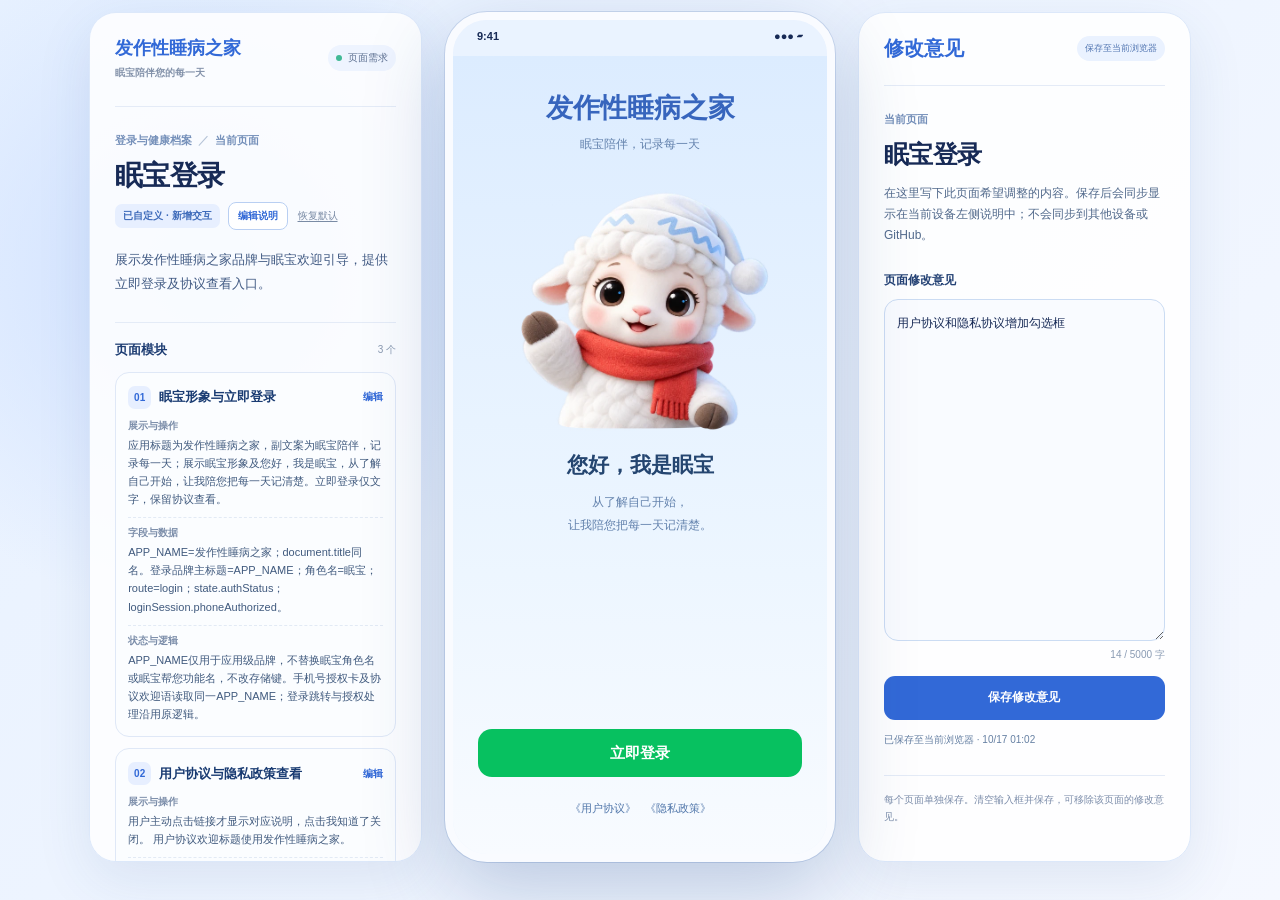
<file: index.html>
<!doctype html>
<html lang="zh-CN">
<head>
  <meta charset="utf-8" />
  <meta name="viewport" content="width=device-width, initial-scale=1, viewport-fit=cover" />
  <meta name="theme-color" content="#e9f2ff" />
  <title>发作性睡病之家</title>
  <link rel="stylesheet" href="releases/20261124-ba4a08201329/styles.css?v=home-float-right-20261124" />
  <link rel="stylesheet" href="releases/20261124-ba4a08201329/home-companion.css?v=home-float-right-20261124" />
</head>
<body>
  <aside id="requirement-panel" class="requirement-panel" aria-label="当前页面需求描述" aria-live="polite"></aside>
  <div class="device">
    <div class="device__status"><span>9:41</span><span>●●● ▰</span></div>
    <div id="app" class="app" aria-live="polite"></div>
    <nav id="tabbar" class="tabbar" aria-label="主导航"></nav>
    <div id="sheet-root"></div>
  </div>
  <aside id="feedback-panel" class="feedback-panel" aria-label="当前页面修改意见"></aside>
  <button id="feedback-toggle" class="feedback-toggle" type="button" aria-controls="feedback-panel" aria-expanded="false">修改意见</button>
  <div id="toast" class="toast" role="status" aria-live="polite"></div>
  <script id="page-feedback-data" type="application/json">{"home":{"text":"状态选择卡片对应不同状态下的按钮都删掉：“记录今日用药”/“查看服药记录”/“查看审核状态”","updatedAt":"2026-10-15T07:10:21.884841+00:00","appliedAt":"2026-10-15T07:14:01.643056+00:00","appliedNote":"本地完成：状态选择卡片在所有状态下统一为静态反馈，移除记录今日用药/查看服药记录/查看审核状态及对应点击动作，保留眠宝状态切换和NT1专区。左侧模块同步。"},"pharmacy":{"text":"药房地图底部不展示tab栏；\n进入该模块底部弹出弹窗授权获取患者当前位置；\n上方放置根据用户当前位置所在的地图，下方弹窗展示附近的药店；","updatedAt":"2026-09-29T07:53:32.153941+00:00","appliedAt":"2026-09-29T08:16:36.530738+00:00"},"shop":{"text":"页面展示“待接入”三个字","updatedAt":"2026-09-29T07:53:51.566838+00:00","appliedAt":"2026-09-29T08:16:36.530740+00:00"},"special":{"text":"“本月已记录猝倒事件”卡片的“快速记录”按钮位置在卡片底部；\n“测评与拍照记录”小字删除，“本周分数”小字删除；\n量表趋势图不按照自然周来，按照最近的七次记录展示，横坐标为月/日；","updatedAt":"2026-10-15T07:08:38.496828+00:00","appliedAt":"2026-10-15T07:14:01.643056+00:00","appliedNote":"本地完成：快速记录按钮置于月度卡片底部独立区域，修复旧定位样式覆盖；移除本周分数和测评与拍照记录说明，ESS/SRSS分别展示最近七次有效得分，横坐标月/日，同日多次不合并、0分保留、无得分不补零。左侧字段逻辑同步。"},"eventForm":{"text":"“有跌倒或受伤”移除；","updatedAt":"2026-09-29T07:54:59.822349+00:00","appliedAt":"2026-09-29T08:16:36.530743+00:00"},"login":{"text":"用户协议和隐私协议增加勾选框","updatedAt":"2026-10-17T01:02:37.891275+00:00"},"journey":{"text":"关键信息中“提取示例”tag删掉，仅展示对应提取到的关键信息：时间/描述","updatedAt":"2026-10-15T05:43:47.097204+00:00","appliedAt":"2026-10-15T05:49:21.085862+00:00","appliedNote":"本地完成：关键信息移除提取示例及手动核对标签，仅展示可编辑时间和描述；描述草稿、保存、列表回看及人工修改优先保留同步。左侧字段与逻辑说明同步。"},"journeyHistory":{"text":"病程记录列表不用tag区分类型，在记录卡片上展示即可","updatedAt":"2026-10-15T05:29:24.535747+00:00","appliedAt":"2026-10-15T05:34:22.664227+00:00","appliedNote":"本地完成：移除顶部全部/图片/语音筛选标签，统一列表；卡片用普通文字显示记录方式，混合记录仅显示一次。左侧模块说明同步，交互检查通过。"},"specialist":{"text":"“正式上线后，”删掉；\n“二维码待配置”删掉","updatedAt":"2026-10-15T05:38:58.510947+00:00","appliedAt":"2026-10-15T05:49:21.085862+00:00","appliedNote":"本地完成：移除正式上线后前缀与二维码待配置文字，保留专员引导及二维码区域。左侧字段与逻辑说明同步。"},"rights":{"text":"发布时间修改为年月日；\n文章卡片不要副标题；\n箭头图标移除；","updatedAt":"2026-10-15T05:46:45.497182+00:00","appliedAt":"2026-10-15T05:53:20.901020+00:00","appliedNote":"本地完成：文章卡片去除副标题及箭头，使用用户确认的固定示例发布日期2026-10-15，以年月日格式展示；详情日期同源，分类筛选与返回保留。左侧说明同步。"},"profile":{"text":"“清除记录”按钮删除；","updatedAt":"2026-10-15T05:49:22.934627+00:00","appliedAt":"2026-10-15T05:53:20.901020+00:00","appliedNote":"本地完成：个人资料移除清除记录按钮，保留档案查看与建立/修改入口及原有数据。左侧模块同步。"},"mine":{"text":"“体验用户”改为“一串用户ID”","updatedAt":"2026-10-15T07:09:08.683616+00:00","appliedAt":"2026-10-15T07:14:01.643056+00:00","appliedNote":"本地完成：体验用户替换为持久化用户ID；已有ID复用，刷新及退出重进保持一致。左侧字段和正式账号接口说明同步。"},"patientArchive":{"text":"当前使用药物为卡片按钮选择样式，给予一些常见药物选择，最后一个选择为“暂无用药”","updatedAt":"2026-10-15T07:26:38.982518+00:00","appliedAt":"2026-10-15T07:31:34.113051+00:00","appliedNote":"本地完成：当前使用药物改为卡片多选，增加常见药物及其他药物选项，最后固定暂无用药且互斥；支持其他名称填写、保存回填、旧文字档案兼容与失败回滚。左侧模块字段逻辑同步。"}}</script>
  <script id="page-description-data" type="application/json">
{
  "home": {
    "title": "患者首页",
    "group": "首页",
    "origin": "图示页面",
    "goal": "由眠宝按建档、实际用药和每日语音记录状态依次引导，患者可跳过并随时再次记录。",
    "interactions": [
      "顶部展示正式名称发作性睡病之家，并由眠宝问候引导使用。",
      "先展示晨起状态及眠宝权益卡，再展示推荐 Banner。",
      "语音病历与病程记录合并为一个入口，统一图片/语音录入、编辑、保存及历史回看。",
      "Banner不展示暂停按钮，仍支持自动轮播、箭头、指示点及滑动。",
      "首页快捷服务区域标题改为NT1专区，六个入口及目标页面保持现有配置。",
      "首页移除今日任务整块区域及其今日用药、日常小憩时钟卡片。",
      "眠宝反馈在所有状态下均为静态文字，移除记录今日用药、查看服药记录、查看审核状态等按钮；六项快捷服务保留。",
      "无档案显示建档气泡，建档后询问用药；14天任意一条实际用药记录满足判断。",
      "未用药只保存回答，下次进入首页仍询问；保存用药后转入当日语音引导。",
      "每天自动询问语音一次，稍后再说当天不自动重问；首页蒙层保存后显示眠宝成功提示，点击悬浮眠宝仍可再次录入。",
      "新眠宝与气泡悬浮于原页面上层，原首页DOM、卡片高度及Banner/专区位置保持不变。",
      "语音不跳页，当前首页蒙层长按、松开后自动整理保存并提示成功；取消和失败不误报成功。"
    ],
    "data": "APP_NAME；顶部标题与问候为静态展示字段。\nhasPatientArchive()：patientArchive.diagnosisDate && currentDrugs；onboardingPending；目标patientArchive。\n当前字段补齐：insuranceStatus、meds[].day、homePreviewState。\n建议申请字段（待确认）：applicationId、applicationStatus、benefitStatus、updatedAt、rejectReason。\nhomeBanners[]：title、text、action、target、theme；bannerStates.home：index。\njourney、pharmacy、shop、payment、medReminder、specialist。\n角标来自paymentSummary().label；insuranceStatus=unclaimed/reviewing/applied/claimed/rejected。\njourney/journeyHistory；journeyRecords[]、journeyDrafts；旧 voiceCases/documentCases 兼容读取。\nmoods[本地日期]：四档状态之一。\n建议正式字段（待确认）：userId、recordDate、moodCode、createdAt、updatedAt；recordDate 按选定业务时区生成。\nhomeCompanionVisit：wasHome、day、stage(archive/medication/voice/idle)、afterArchive；仅运行时使用。homeGuide写入原业务存储。 DOM：#home-companion-layer为.device的独立子节点；position:absolute，right=12px（320px窄屏10px），bottom=82px+安全区，z-index=10，处于主页面之上、弹窗之下。资源assets/mianbao-guide-floating.png。\nmeds[]：id、time、day、status=taken、usingMedication=true、drugName、note、source=home-companion、recordedAt。homeGuide.medicationResponses[]：id、usingMedication、time、day、medicationId。homeMedicationDraft.id为一次提交稳定ID。\nhomeGuide.voiceAskedDay；homeGuide.inlineVoiceDraft{record,referenceAt,durationMs,legacyKey,updatedAt}；homeVoiceCapture.phase=idle/recording/processing/error；独立稳定record.id=home-inline-voice-UUID；journeyRecords[].source=home-companion-voice。",
    "pending": "正式药品名、任务计划、消息提醒和外部服务入口需业务方确认。",
    "logic": "原首页布局、标题、卡片、Banner、专区及原眠宝展示交互保持原样。新增引导由独立悬浮组件承载，不插入原页面文档流。\n没有有效档案优先显示建档气泡。稍后再说仅结束本次首页引导，下次进入仍可询问；点击悬浮眠宝可重新展开建档气泡。点击建档进入现有两字段表单；保存成功后返回首页并进入用药询问，失败保留表单；修改已有档案按14天及当日规则重新判断。\nhomeStatus计算未领取、审核中、已领取未记录、已领取已记录四种展示态；反馈区域统一使用div，不绑定点击、跳转或弹窗。未记录文案为“今天的用药还未记录”，不再提示在本卡片操作。点击眠宝仍可切换展示态，不改写申请或用药数据。患者福利、用药记录等功能沿用NT1专区原有入口。\n今日任务区域已移除，不展示任务卡片或首页小憩倒计时；不清空已有业务数据。正式申请状态与权益文案映射仍待业务确认。\n页面顺序为顶部问候→晨起状态和眠宝权益卡→Banner→NT1专区。轮播每 5 秒循环；离开页面清除计时器，页面隐藏、轮播内有焦点或系统要求减少动态时暂停。仅更新轮播区域，不清空左侧编辑输入。\n语音病历与病程记录合并，仅保留一个病程记录入口；该页支持图片、拍照和长按语音。其余入口保留原逻辑。\n未申请显示未申请，reviewing显示审核中；applied/claimed/rejected沿用既有三态概览映射为已申请，具体已申请含义仍待业务定义。角标随状态重绘更新，不额外保存状态，不改变按钮目标。\n新建选择语音/图片，取消返回来源；有内容可切换方式补充而不丢资料。未完成记录可恢复草稿；旧图片与语音记录保留在统一历史。当前提取为Demo效果，保存后不自动生成猝倒事件或服药任务。\n同日只能提交一次；已记录时禁用四个选项。\n\n【B02/B03｜现状】四档仅更新“今天的感受”文字；权益主文案由支付和服药记录决定。当前同日一次，不可修改。\n【建议规则（待确认）】晨起记录按 userId + recordDate 唯一；误选通过“修改当日状态”覆盖原记录而非新增，保留修改时间；未选择时显示引导，已选择时显示选中项。跨日重新计算日期及可选状态。\n【待确认】是否开放修改；四档对应反馈文案与形象配置；晨起反馈与权益信息的排列关系；日期统一北京时间还是用户时区。未确认前不把晨起状态当作疾病判断。\n进入首页或从后台恢复时判断，普通晨起选择/界面重绘不重新开始本次流程。优先未建档；新建档成功强制进入用药询问；已有档案且14天无实际用药记录询问用药；有记录则判断当日语音引导。用药稍后再说本次结束、下次进入重新判断。一次只展示一个气泡，不出现两个自动建档提示。语音蒙层记录成功后继续停留首页，本次收起询问气泡；此后再进入时仍按14天与当日规则判断。气泡更新只替换悬浮层，不改写原首页结构和两侧未保存文字。原页面眠宝图片及展示操作保留。新悬浮眠宝使用拿记录本、挥手的透明背景形象；有气泡时可操作引导，无气泡时仍显示形象，可点击再次记录。页面滚动不推动悬浮层；离开首页隐藏整个组件。指针事件仅由气泡及新眠宝按钮接收，周边透明区域不拦截原页面点击。\n14天按北京时间自然日，范围为今天及前13天（含边界），范围内任意一条实际用药记录即可；不包含未来日期、明确未服用/漏服/暂停状态。兼容旧meds中的实际服药打卡。建档中的药物字段、提醒设置、未保存表单不算实际用药。\n有在用药：校验药名必填、最多200字，实际时间有效且不晚于现在，备注最多500字；主记录和本次回答一起保存。未用药：只存否定回答，不新增服药记录、不完成今日任务、不满足14天判断，下次进入仍询问。两种回答保存成功后才进入当日语音判断。保存失败回滚主记录和回答，保留字段可重试；同一弹窗使用稳定ID防止重复提交。\n关闭未保存不写业务数据。查看用药记录展示实际药名/时间/备注及独立未用药回答，两类信息不混算；NT1专区既有用药提醒入口不变。\n每天自动询问一次，稍后再说当天不重复；点击悬浮眠宝仍可随时录入。保持route=home、原滚动位置、导航和首页DOM不变。蒙层覆盖当前手机视口，原页面暂不可交互，关闭后恢复；不触发页面说明离开确认。\n按住开始，上滑70px进入取消态，松开取消；录入不足500ms不保存，满60秒自动结束并整理；Esc、指针取消或录入中进入后台均可取消本次长按。未进行有效录入不新建病程。\n有效松开后复用当前Demo转写和提取，在同一蒙层显示等待状态；自动保存原文、时间/症状/次数及描述到主病程，随后关闭蒙层并由眠宝显示记录成功3.5秒，之后收起成功气泡并保留可再次录入的形象。不跳病程页，不再要求手动确认保存。已有病程页、助手页的语音/图片流程保持原样。\n转写成功先保留独立草稿；整理或保存失败留在蒙层，显示原因及重试保存/重新录入，不冒充成功。重试复用同一ID，防止新增重复记录；主记录保存失败回滚。关闭处理中的蒙层会终止当前任务，晚到的结果不写入；已有原文草稿保留，下次打开可恢复继续保存。支持旧首页语音草稿恢复，成功后仅清理对应草稿，不覆盖普通new图片/语音草稿。",
    "modules": [
      {
        "title": "应用名称与眠宝问候",
        "description": "首页主标题为发作性睡病之家，下方显示您好，我是眠宝，今天感觉怎么样？",
        "fields": "APP_NAME；顶部标题与问候为静态展示字段。",
        "logic": "原首页布局、标题、卡片、Banner、专区及原眠宝展示交互保持原样。新增引导由独立悬浮组件承载，不插入原页面文档流。"
      },
      {
        "title": "首次登录建档引导",
        "description": "手机号授权后到首页，无有效档案时由眠宝气泡邀请建立档案，提供建立档案/稍后再说；不再自动叠加旧建档弹窗。",
        "fields": "hasPatientArchive()：patientArchive.diagnosisDate && currentDrugs；onboardingPending；目标patientArchive。",
        "logic": "没有有效档案优先显示建档气泡。稍后再说仅结束本次首页引导，下次进入仍可询问；点击悬浮眠宝可重新展开建档气泡。点击建档进入现有两字段表单；保存成功后返回首页并进入用药询问，失败保留表单；修改已有档案按14天及当日规则重新判断。"
      },
      {
        "title": "眠宝权益卡",
        "description": "根据商保状态和今日用药记录展示静态眠宝反馈，不展示任何状态操作按钮。",
        "fields": "当前字段补齐：insuranceStatus、meds[].day、homePreviewState。\n建议申请字段（待确认）：applicationId、applicationStatus、benefitStatus、updatedAt、rejectReason。",
        "logic": "homeStatus计算未领取、审核中、已领取未记录、已领取已记录四种展示态；反馈区域统一使用div，不绑定点击、跳转或弹窗。未记录文案为“今天的用药还未记录”，不再提示在本卡片操作。点击眠宝仍可切换展示态，不改写申请或用药数据。患者福利、用药记录等功能沿用NT1专区原有入口。\n今日任务区域已移除，不展示任务卡片或首页小憩倒计时；不清空已有业务数据。正式申请状态与权益文案映射仍待业务确认。"
      },
      {
        "title": "首页滚动 Banner",
        "description": "晨起状态与眠宝权益卡之后展示三张固定推荐卡片，分别进入健康记录、眠宝帮您和知识中心；支持自动轮播、箭头、指示点、横向滑动；不显示暂停按钮。",
        "fields": "homeBanners[]：title、text、action、target、theme；bannerStates.home：index。",
        "logic": "页面顺序为顶部问候→晨起状态和眠宝权益卡→Banner→NT1专区。轮播每 5 秒循环；离开页面清除计时器，页面隐藏、轮播内有焦点或系统要求减少动态时暂停。仅更新轮播区域，不清空左侧编辑输入。"
      },
      {
        "title": "NT1专区",
        "description": "区域标题为NT1专区。六个入口：病程记录、药房地图、线上购药、患者福利、用药记录和我的专员。患者福利按钮右上方显示申请状态角标，默认未申请。",
        "fields": "journey、pharmacy、shop、payment、medReminder、specialist。\n角标来自paymentSummary().label；insuranceStatus=unclaimed/reviewing/applied/claimed/rejected。",
        "logic": "语音病历与病程记录合并，仅保留一个病程记录入口；该页支持图片、拍照和长按语音。其余入口保留原逻辑。\n未申请显示未申请，reviewing显示审核中；applied/claimed/rejected沿用既有三态概览映射为已申请，具体已申请含义仍待业务定义。角标随状态重绘更新，不额外保存状态，不改变按钮目标。"
      },
      {
        "title": "病程记录快捷入口",
        "description": "进入病程记录后，先从底部弹窗选择语音或图片方式，再进入对应录入页；草稿和历史按已选方式恢复。",
        "fields": "journey/journeyHistory；journeyRecords[]、journeyDrafts；旧 voiceCases/documentCases 兼容读取。",
        "logic": "新建选择语音/图片，取消返回来源；有内容可切换方式补充而不丢资料。未完成记录可恢复草稿；旧图片与语音记录保留在统一历史。当前提取为Demo效果，保存后不自动生成猝倒事件或服药任务。"
      },
      {
        "title": "状态打卡",
        "description": "四档状态选择：精神饱满/有些疲惫/需要小睡/状态不佳；\n选择后下方对应文案变更；",
        "fields": "moods[本地日期]：四档状态之一。\n建议正式字段（待确认）：userId、recordDate、moodCode、createdAt、updatedAt；recordDate 按选定业务时区生成。",
        "logic": "同日只能提交一次；已记录时禁用四个选项。\n\n【B02/B03｜现状】四档仅更新“今天的感受”文字；权益主文案由支付和服药记录决定。当前同日一次，不可修改。\n【建议规则（待确认）】晨起记录按 userId + recordDate 唯一；误选通过“修改当日状态”覆盖原记录而非新增，保留修改时间；未选择时显示引导，已选择时显示选中项。跨日重新计算日期及可选状态。\n【待确认】是否开放修改；四档对应反馈文案与形象配置；晨起反馈与权益信息的排列关系；日期统一北京时间还是用户时区。未确认前不把晨起状态当作疾病判断。"
      },
      {
        "title": "眠宝询问气泡与首页状态机",
        "description": "新增眠宝形象及提问气泡作为独立悬浮组件，位于手机页面右下侧、底部导航上方，叠在原页面上层；不占据文档流，不改变原卡片和其他区块的位置与尺寸。",
        "fields": "homeCompanionVisit：wasHome、day、stage(archive/medication/voice/idle)、afterArchive；仅运行时使用。homeGuide写入原业务存储。 DOM：#home-companion-layer为.device的独立子节点；position:absolute，right=12px（320px窄屏10px），bottom=82px+安全区，z-index=10，处于主页面之上、弹窗之下。资源assets/mianbao-guide-floating.png。",
        "logic": "进入首页或从后台恢复时判断，普通晨起选择/界面重绘不重新开始本次流程。优先未建档；新建档成功强制进入用药询问；已有档案且14天无实际用药记录询问用药；有记录则判断当日语音引导。用药稍后再说本次结束、下次进入重新判断。一次只展示一个气泡，不出现两个自动建档提示。语音蒙层记录成功后继续停留首页，本次收起询问气泡；此后再进入时仍按14天与当日规则判断。气泡更新只替换悬浮层，不改写原首页结构和两侧未保存文字。原页面眠宝图片及展示操作保留。新悬浮眠宝使用拿记录本、挥手的透明背景形象；有气泡时可操作引导，无气泡时仍显示形象，可点击再次记录。页面滚动不推动悬浮层；离开首页隐藏整个组件。指针事件仅由气泡及新眠宝按钮接收，周边透明区域不拦截原页面点击。"
      },
      {
        "title": "14天用药询问、保存与查看",
        "description": "点击记录用药打开用药情况弹窗，选择有在用药/目前未用药。有用药时填写实际药名和用药时间，可补充情况；提供查看用药记录入口。",
        "fields": "meds[]：id、time、day、status=taken、usingMedication=true、drugName、note、source=home-companion、recordedAt。homeGuide.medicationResponses[]：id、usingMedication、time、day、medicationId。homeMedicationDraft.id为一次提交稳定ID。",
        "logic": "14天按北京时间自然日，范围为今天及前13天（含边界），范围内任意一条实际用药记录即可；不包含未来日期、明确未服用/漏服/暂停状态。兼容旧meds中的实际服药打卡。建档中的药物字段、提醒设置、未保存表单不算实际用药。\n有在用药：校验药名必填、最多200字，实际时间有效且不晚于现在，备注最多500字；主记录和本次回答一起保存。未用药：只存否定回答，不新增服药记录、不完成今日任务、不满足14天判断，下次进入仍询问。两种回答保存成功后才进入当日语音判断。保存失败回滚主记录和回答，保留字段可重试；同一弹窗使用稳定ID防止重复提交。\n关闭未保存不写业务数据。查看用药记录展示实际药名/时间/备注及独立未用药回答，两类信息不混算；NT1专区既有用药提醒入口不变。"
      },
      {
        "title": "每日语音询问与首页长按蒙层",
        "description": "每天符合条件时询问语音记录；点击气泡或悬浮眠宝，直接在当前首页叠加微信式长按录入蒙层，不进行页面跳转，不展示核对表单。松开后自动整理保存，由眠宝气泡提示记录成功。",
        "fields": "homeGuide.voiceAskedDay；homeGuide.inlineVoiceDraft{record,referenceAt,durationMs,legacyKey,updatedAt}；homeVoiceCapture.phase=idle/recording/processing/error；独立稳定record.id=home-inline-voice-UUID；journeyRecords[].source=home-companion-voice。",
        "logic": "每天自动询问一次，稍后再说当天不重复；点击悬浮眠宝仍可随时录入。保持route=home、原滚动位置、导航和首页DOM不变。蒙层覆盖当前手机视口，原页面暂不可交互，关闭后恢复；不触发页面说明离开确认。\n按住开始，上滑70px进入取消态，松开取消；录入不足500ms不保存，满60秒自动结束并整理；Esc、指针取消或录入中进入后台均可取消本次长按。未进行有效录入不新建病程。\n有效松开后复用当前Demo转写和提取，在同一蒙层显示等待状态；自动保存原文、时间/症状/次数及描述到主病程，随后关闭蒙层并由眠宝显示记录成功3.5秒，之后收起成功气泡并保留可再次录入的形象。不跳病程页，不再要求手动确认保存。已有病程页、助手页的语音/图片流程保持原样。\n转写成功先保留独立草稿；整理或保存失败留在蒙层，显示原因及重试保存/重新录入，不冒充成功。重试复用同一ID，防止新增重复记录；主记录保存失败回滚。关闭处理中的蒙层会终止当前任务，晚到的结果不写入；已有原文草稿保留，下次打开可恢复继续保存。支持旧首页语音草稿恢复，成功后仅清理对应草稿，不覆盖普通new图片/语音草稿。"
      }
    ],
    "updatedAt": "2026-11-24T07:14:51.092312+00:00"
  },
  "special": {
    "title": "发作性睡病专区",
    "group": "健康档案",
    "origin": "图示页面",
    "goal": "集中记录猝倒与自测信息，帮助患者回顾已记录的变化。",
    "interactions": [
      "底部 Tab 显示健康档案，路由仍为 special；专区标题和已有记录不因改名变化。",
      "展示本月猝倒统计，移除今日次数；保留快速记录和自然周趋势。",
      "测评区展示当前全部量表名称 ESS/SRSS，可点名称、箭头或左右滑动卡片；照片记录绑定所操作卡片。",
      "移除睡眠辅助工具整块区域及小憩闹钟、注意力挑战、睡眠日志入口。",
      "本月猝倒卡片的快速记录按钮在卡片底部独立区域展示。",
      "量表趋势按最近七次有效得分记录展示，横坐标为月/日；不按自然周聚合，不显示本周分数及测评与拍照记录小字。"
    ],
    "data": "events[].day、本月与上月事件数。\n建议统计参数：periodStart、periodEnd、comparisonStart、comparisonEnd、count、comparisonCount、hasRecordedData。\nweekOffset、events[].day。\n建议趋势字段：periodStart、periodEnd、dayCounts[]、selectedWeek；条目按 occurredAt 过滤。\nscaleCatalog[]：code、name、canAnswer；activeScale；ess[]、scalePhotos[]：id、scale、score、day、time；recentScaleRecords(name)返回最近最多7条有效得分记录。\nTab label=健康档案；route=special；专区页面标题仍为发作性睡病专区。",
    "pending": "正式量表题目、授权、计分规则及拍照识别需确认；照片仅保存在当前浏览器。",
    "logic": "底部按钮采用正常布局流，点击仍打开猝倒快速记录弹窗。月度反馈按已记录次数比较；快速记录保存后更新本月次数和受影响的周趋势，不展示今日次数。\n\n【C03｜现状】本月累计条数直接与上个完整月比较；上月 0 条进入无上月记录文案。统计是已记录次数，不是完整发作次数。\n【建议规则（待确认）】默认对比同等经过天数；展示两个区间及记录次数，用“记录增加/减少/持平”文案。无记录标“无已记录数据”，不推断没有事件。补录、编辑、删除后重算对应日/月，并清除临时展示覆盖态。\n【待确认】等长区间或整月比较、2 月与大小月截止处理、是否要明确记录“无事件”、月度提示文案。正式版不以记录减少直接得出病情改善。\n周一至周日聚合；查看记录从底部弹出所选周列表。\n\n【C04｜现状】周图与底部列表按同一 weekOffset/日期过滤；图表无记录画为 0。\n【建议规则（待确认）】周一至周日，同一周范围同时驱动图表与列表；允许历史周，不允许超过当前周；返回时保留选中周。新增/修改/删除后更新受影响周；无数据显示“该周暂无已记录事件”。\n【待确认】最早查询范围、无记录日是否用空标记、是否加入月份/诱因分析。独立 trend 页的入口和保留范围另行确认。\nESS汇总答题和ESS照片得分，SRSS只读取SRSS照片得分；空/缺失/无效或负数得分、无有效日期的记录不入图，0分保留。优先按time/createdAt排序，无有效时间时使用day零点，同时间保留来源顺序；取最近7条后由早到晚展示。横坐标按每条记录day显示MM/DD，同日多条分别保留，不合并、不补齐无记录日期；少于7条展示实际数量，无有效得分显示空态。原始时间和年份保留，图表可访问说明包含完整日期及得分。\n保留ESS答题/拍照和SRSS拍照入口，照片归属由按钮携带scale决定。新增得分保存后重算对应量表趋势，不修改原记录。切卡同步名称、高亮和箭头边界；首尾不循环，不重绘整页或清空左侧编辑。猝倒周期趋势仍按自然周展示，与量表记录趋势分开计算。正式量表清单、计分、图片识别及医学审核仍待接入。\n只修改导航和分组名称，保留原路由、页面功能及记录关联，不重建记录。二级页面不展示主导航。 本页不再展示睡眠辅助工具及其中三个入口；仅移除当前页面入口，不清空原有小憩、挑战或睡眠记录。",
    "modules": [
      {
        "title": "本月猝倒记录",
        "description": "显示本月已记录猝倒次数和眠宝反馈；快速记录按钮在卡片底部独立操作区，不覆盖眠宝形象。",
        "fields": "events[].day、本月与上月事件数。\n建议统计参数：periodStart、periodEnd、comparisonStart、comparisonEnd、count、comparisonCount、hasRecordedData。",
        "logic": "底部按钮采用正常布局流，点击仍打开猝倒快速记录弹窗。月度反馈按已记录次数比较；快速记录保存后更新本月次数和受影响的周趋势，不展示今日次数。\n\n【C03｜现状】本月累计条数直接与上个完整月比较；上月 0 条进入无上月记录文案。统计是已记录次数，不是完整发作次数。\n【建议规则（待确认）】默认对比同等经过天数；展示两个区间及记录次数，用“记录增加/减少/持平”文案。无记录标“无已记录数据”，不推断没有事件。补录、编辑、删除后重算对应日/月，并清除临时展示覆盖态。\n【待确认】等长区间或整月比较、2 月与大小月截止处理、是否要明确记录“无事件”、月度提示文案。正式版不以记录减少直接得出病情改善。"
      },
      {
        "title": "猝倒周期趋势",
        "description": "按周展示每日猝倒次数，支持前后切周与查看所选周记录。",
        "fields": "weekOffset、events[].day。\n建议趋势字段：periodStart、periodEnd、dayCounts[]、selectedWeek；条目按 occurredAt 过滤。",
        "logic": "周一至周日聚合；查看记录从底部弹出所选周列表。\n\n【C04｜现状】周图与底部列表按同一 weekOffset/日期过滤；图表无记录画为 0。\n【建议规则（待确认）】周一至周日，同一周范围同时驱动图表与列表；允许历史周，不允许超过当前周；返回时保留选中周。新增/修改/删除后更新受影响周；无数据显示“该周暂无已记录事件”。\n【待确认】最早查询范围、无记录日是否用空标记、是否加入月份/诱因分析。独立 trend 页的入口和保留范围另行确认。"
      },
      {
        "title": "测评记录",
        "description": "显示ESS/SRSS量表名称和得分趋势，支持名称、箭头、滑动和键盘切换；移除本周分数及测评与拍照记录说明小字。",
        "fields": "scaleCatalog[]：code、name、canAnswer；activeScale；ess[]、scalePhotos[]：id、scale、score、day、time；recentScaleRecords(name)返回最近最多7条有效得分记录。",
        "logic": "ESS汇总答题和ESS照片得分，SRSS只读取SRSS照片得分；空/缺失/无效或负数得分、无有效日期的记录不入图，0分保留。优先按time/createdAt排序，无有效时间时使用day零点，同时间保留来源顺序；取最近7条后由早到晚展示。横坐标按每条记录day显示MM/DD，同日多条分别保留，不合并、不补齐无记录日期；少于7条展示实际数量，无有效得分显示空态。原始时间和年份保留，图表可访问说明包含完整日期及得分。\n保留ESS答题/拍照和SRSS拍照入口，照片归属由按钮携带scale决定。新增得分保存后重算对应量表趋势，不修改原记录。切卡同步名称、高亮和箭头边界；首尾不循环，不重绘整页或清空左侧编辑。猝倒周期趋势仍按自然周展示，与量表记录趋势分开计算。正式量表清单、计分、图片识别及医学审核仍待接入。"
      },
      {
        "title": "健康档案导航与页面命名",
        "description": "底部专病管理改为健康档案；左侧分组同步显示健康档案。",
        "fields": "Tab label=健康档案；route=special；专区页面标题仍为发作性睡病专区。",
        "logic": "只修改导航和分组名称，保留原路由、页面功能及记录关联，不重建记录。二级页面不展示主导航。 本页不再展示睡眠辅助工具及其中三个入口；仅移除当前页面入口，不清空原有小憩、挑战或睡眠记录。"
      }
    ],
    "updatedAt": "2026-10-15T07:12:32.414664+00:00"
  },
  "ai": {
    "title": "眠宝帮您",
    "group": "眠宝帮您",
    "origin": "指定链接完整功能整合",
    "goal": "完整承接指定链接中的眠宝陪伴与患者服务流程。",
    "interactions": [
      "显示小绵羊欢迎、热门问题和自由咨询；支持本地关键词匹配、多意图合并与超范围回复。",
      "展示入组、福利订单和直付/后报销进度；在会话中逐步完善资料、上传材料、核对提交，支持暂停、恢复、重新填写及驳回补件。",
      "聊天中记录病程文字、录制语音、上传图片；支持时间线、类型筛选、音频回放、图片放大和用药记录。",
      "先在聊天中展示三篇推荐文章；查看更多展开六篇文章及分类，支持全文阅读、收起与展开。",
      "真人客服展示企业微信二维码示意卡片；头像展开患者资料、历史会话和福利关爱记录。",
      "发起会话后，输入区上方展示可横向滑动的创新支付、记录病程、用药记录、真人客服；顶部状态按钮已移除。",
      "左侧页面说明底部清空聊天记录按钮调用助手会话清理，支持未打开助手时操作，保留已保存业务数据。",
      "输入栏的语音/图片按钮直接发送示例消息，并在会话内显示下一步确认卡片。",
      "记录病程统一打开底部复用模块，保持主页面停留在眠宝帮您。",
      "图片消息后提供记录并申请、仅记录、仅申请理赔三种操作，保留语音确认后记录流程。",
      "创新支付首屏卡片增加同源状态tag；移除欢迎小字和顶部状态按钮。",
      "用药记录以底部弹窗复用首页现有入口对应功能，普通页面布局不变。",
      "创新支付卡片点击打开独立页面，资料、进度、材料与申请在该页面内完成，返回继续原会话。",
      "助手首页记录病程与会话快捷入口打开相同底部录入模块。",
      "自由咨询的每次回复底部展示三条猜你想问，点击继续提问并保留历史。",
      "输入框上方新增健康科普，位于真人客服之后，点击与首屏健康科普交互一致。"
    ],
    "data": "服务独立状态 mianbao-integrated-service-v1；sessions[]、messages[]。\nenrollment、type、code、patient、orders[]、aidDrafts 与会话 careFlows；材料图片本地保存。 assistantPaymentMeta()由state.enrollment/type/code计算tag，两个入口不额外保存标签。\nfeature.action=recordJourney；openNativeJourney()；assistantWorkflowDialog.mode=journey；assistantJourneyFrame；原records动作保留。\n源模块 articles[]、articleFilter、articleId 与消息 kind=articles/appPanel。\npatient、sessions[]、orders[]；历史会话分页；申请人姓名打码。reports[] 仅保留旧数据兼容，不新增事件记录。 客服面板panelType=customerService；示意资源assets/wecom-qr-placeholder.svg。\nactiveSession、view、conversationActions；入组/支付/订单状态控件。 健康科普快捷按钮data-action=education。\nmianbao-integrated-service-v1.sessions[]；activeSession、typing、replyTimer；chatHistoryClearing；子模块window.clearMianbaoChatHistory()。\nassistantVoiceButton、assistantImageButton；sessions[].messages[]新增demoChatVoice/demoChatImage；每条有id、at，语音含text，图片含src。\ndemoMediaIntent.intent=payment；sourceMessageId；imageRecordId=assistant-image-消息ID；imageRecorded/imageNativeSaved；imageApplicationStatus/Kind；三种choice=record-and-benefit/record-only/claim-only。\ndemoMediaIntent.intent=journey；recordId=assistant-voice-消息ID；status=pending/saving/saved/declined；nativeSaved、error；原始语音示例文字和at固定保存。\nassistantWorkflowDialog(mode=journey)；assistantJourneyFrame；assistantJourney=1嵌入参数；mianbao-journey-saved/close消息；mianbaoJourneyHost桥接。\nassistantWorkflowDialog.mode=medication；assistantMedication=1；宿主路由medReminder；settings.medTime、notificationEnabled；mianbao-medication-saved事件。\npaymentPageActive；paymentPageStack[{title,body,footer,kind,orderId,scrollTop}]；selectedOrderId；pendingDraft；mianbao-payment-page-state.open。\nbot.suggestedQuestions:string[3]；questionSuggestions(text)；questionSuggestionsMarkup()；data-question。",
    "pending": "正式 AI、医学内容、保险/申请审核、客服和云同步接口未接入；数据仅保存当前浏览器。",
    "logic": "欢迎区仅展示眠宝形象与介绍，点击问问眠宝进入咨询；不展示或写入每日状态记录。会话超过 3 天未互动新建，历史保留近 12 个月；AI 为本地规则匹配，医学与政策内容待正式审核。该模块数据不改写首页、专病管理、权益中心与我的现有记录。 应用名是发作性睡病之家，眠宝是陪伴角色，眠宝帮您是助手功能名；不更名路由、存储键或福利计划。\n保留源模块的状态字典与订单过滤：20 区分药房审核阶段、21 过滤；后报销需处方与发票，直付含用药数量。申请提交为本地流程，未接保险/审核/理赔接口；不改变首页患者福利的状态。 tag沿用当前助手既有入组/审核/通过/完成状态映射，申请提交后随状态重绘；本次不改变首页患者福利的状态映射。 入口进入独立页面不新增聊天消息；返回保留当前会话和输入。首屏标签和快捷入口仍共用assistantPaymentMeta()。\n两个记录病程入口复用相同函数、页面、草稿与主病程数据；点击仅打开病程录入，不生成新记录，核对保存后才写入。关闭遵循原草稿保存逻辑。既有记录查看链接不随首页入口改名失效；用药弹窗逻辑不变。\n所有文章操作保持在眠宝会话内；内容为记录与资料整理说明，正式医学内容和发布审核接口待接入。\n在聊天中展示眠宝、企业微信客服标题和二维码示意图；按用户确认，本期只使用示意图片，无真实企业微信账号或跳转。重复点击收起上一张同类型卡片并展开当前卡片；保存到会话后刷新可回看。创新支付独立页面内调用客服时沿用该页面容器。签约药房联系功能保持原行为。\n图片或语音示例发送均可发起会话并显示快捷服务。顶部不再提供患者手动切换服务状态的按钮；保留既有申请状态和业务数据。记录病程进入journey嵌入模式；用药记录进入首页同一入口当前对应的medReminder嵌入模式，其余服务入口保持原逻辑。 健康科普位于真人客服之后，复用首屏健康科普的care.showEducation()，在会话内展示三篇文章列表及查看更多入口；继续沿用分类、文章详情、收起与展开行为。横向滑动可查看全部五个快捷按钮，发起会话后显示。\n全局按钮调用眠宝已有会话清理逻辑，不改变当前主页面路由或左侧/右侧未保存内容。若助手未打开，临时加载同一服务执行清理，完成后移除临时载体；助手已打开时同步清空界面并关闭历史详情。清除等待中的回复及输入，不重新生成示例历史；刷新或再次进入仍为空。\n已保存的病程、用药、图片语音附件、患者资料及福利订单不清除；援助申请草稿沿用既有保留逻辑。重复点击期间禁用按钮；保存失败恢复原会话状态并提示，不显示虚假成功。此按钮属于左侧说明工具，不加入患者端功能导航。\n语音示例显示8秒气泡及识别文字；图片示例显示处方缩略图。发送仅写入会话，不立即新增申请或病程。保留原文字输入和流程内上传能力；正在回复/保存时提示等待，避免重复交错处理。示例语音播放只展示动态效果，不调用录音或识别服务。 输入栏以语音、文字、图片、发送四列独立布局；发送按钮清除旧负边距，320px及390px下不覆盖图片按钮。\n仅记录病程：保存原图并使用现有Demo提取逻辑生成时间和描述，写主病程后同步助手病历夹；不创建申请。组合选项：先完成同一条图片病程保存，再校验资格与审核中限制并打开患者福利申请页；记录成功但申请受限时明确反馈已记录及受限原因，不回滚病程。仅申请理赔：不新建病程，进入后报销申请页，仅提供reimburse方式并要求发票，图片预填为处方示例。\n同一图片消息使用稳定ID；刷新、重试或改选组合选项复用已保存病程，不重复新增，不覆盖人工修改。进入申请页不等于提交，提交前仍校验材料、同意项和数量。保存失败保留输入可重试；主病程已存而镜像失败时提示重试同步。三个选项执行期间禁用重复点击，保存后仅记录按钮禁用，其余申请入口可继续使用。\n确认时以消息ID生成稳定病程ID，调用宿主saveVoiceRecord；保留原文，并沿用既有提取逻辑生成时间和描述。主记录成功后同步助手病历夹镜像。重复点击、刷新或重试按相同ID去重，不覆盖已人工编辑记录；成功卡片提供查看病程。主记录保存失败不新增，展示错误并允许重试；主记录已存但镜像失败时提示重试同步，不重复建档。暂不需要不写入病程或猝倒/用药统计。\n仅在助手触发的嵌入模式隐藏重复的说明栏、手机状态栏及主导航；普通首页与其他页面布局不变。接收消息必须匹配同源及当前嵌入窗口。顶部返回/关闭回到原会话，未完成资料沿用原草稿保存；保存后刷新宿主病程数据并同步助手病历夹，展示已保存卡片。查看或修改同一记录使用caseId回填原记录，不重新提取、不重复新增。\n当前首页用药记录入口指向medReminder，本次复用其每日提醒时间和通知开关及保存能力，不重新制作另一套表单。打开读取同一settings；关闭未保存不写入，保存后关闭弹窗并同步宿主设置，避免后续病程保存覆盖新设置。嵌入模式隐藏重复说明和主导航，主页面仍停留在眠宝帮您。首页原入口、页面与其他业务数据保持原样；既有用药历史仍保留在病历夹中。\n已入组有申请：进入最新可见申请，保留订单切换、状态、审批节点、材料与申请按钮；无申请：显示申请指引；未入组/待补充/被驳回：进入对应资料页；入组审核中：展示进度页。普通卡片入口的申请、重新上传、提交成功、查看材料均在独立页面内完成；保留原申请校验和审核中禁用规则。独立页面不作为消息写入历史、不自动新建会话或订单。返回材料回到对应订单；根页面返回原助手会话，重新展示快捷入口、输入框与底部导航。申请成功页移除可重复提交的旧表单返回项；再查看申请展示最新审核状态。图片消息三选项继续沿用已实现的申请弹窗；病程/用药弹窗保持原形式。\n按本次问题关键词选择疾病/用药/福利的问题集合，去重并排除与原问题完全相同的条目，再补足三条。推荐列表附着回复保存到会话，刷新和历史回看保持一致；每次重绘不追加重复消息。点击推荐复用文字发送、等待回复和保存流程，并为新回复生成三条推荐。原首页三个热门问题保留；图片/语音确认卡和申请资料填写不冒充自由咨询，不额外插入问答推荐。清空聊天一并清除回复及其推荐。",
    "modules": [
      {
        "title": "眠宝欢迎与咨询",
        "description": "保留眠宝帮您标题、发作性睡病之家品牌副标、眠宝形象和问候；欢迎卡片移除发作性睡病之家 · 眠宝陪伴这一行。保留热门问题与自由咨询。",
        "fields": "服务独立状态 mianbao-integrated-service-v1；sessions[]、messages[]。",
        "logic": "欢迎区仅展示眠宝形象与介绍，点击问问眠宝进入咨询；不展示或写入每日状态记录。会话超过 3 天未互动新建，历史保留近 12 个月；AI 为本地规则匹配，医学与政策内容待正式审核。该模块数据不改写首页、专病管理、权益中心与我的现有记录。 应用名是发作性睡病之家，眠宝是陪伴角色，眠宝帮您是助手功能名；不更名路由、存储键或福利计划。"
      },
      {
        "title": "创新支付、入组与援助申请",
        "description": "展示入组、福利订单和直付/后报销进度；在会话中逐步完善资料、上传材料、核对提交，支持暂停、恢复、重新填写及驳回补件。 首屏创新支付入口卡片增加状态tag，与会话上方创新支付快捷入口使用同一状态汇总。 点击创新支付首屏卡片或会话快捷入口，进入独立二级页面查看进度与申请详情，移除原会话内展开形式。",
        "fields": "enrollment、type、code、patient、orders[]、aidDrafts 与会话 careFlows；材料图片本地保存。 assistantPaymentMeta()由state.enrollment/type/code计算tag，两个入口不额外保存标签。",
        "logic": "保留源模块的状态字典与订单过滤：20 区分药房审核阶段、21 过滤；后报销需处方与发票，直付含用药数量。申请提交为本地流程，未接保险/审核/理赔接口；不改变首页患者福利的状态。 tag沿用当前助手既有入组/审核/通过/完成状态映射，申请提交后随状态重绘；本次不改变首页患者福利的状态映射。 入口进入独立页面不新增聊天消息；返回保留当前会话和输入。首屏标签和快捷入口仍共用assistantPaymentMeta()。"
      },
      {
        "title": "记录病程入口与既有记录",
        "description": "助手首页病历夹卡片改为记录病程，与会话上方记录病程按钮打开同一个底部病程模块。既有病历夹及用药历史继续保留，通过已有记录链接回看。",
        "fields": "feature.action=recordJourney；openNativeJourney()；assistantWorkflowDialog.mode=journey；assistantJourneyFrame；原records动作保留。",
        "logic": "两个记录病程入口复用相同函数、页面、草稿与主病程数据；点击仅打开病程录入，不生成新记录，核对保存后才写入。关闭遵循原草稿保存逻辑。既有记录查看链接不随首页入口改名失效；用药弹窗逻辑不变。"
      },
      {
        "title": "健康科普",
        "description": "先在聊天中展示三篇推荐文章；查看更多展开六篇文章及分类，支持全文阅读、收起与展开。",
        "fields": "源模块 articles[]、articleFilter、articleId 与消息 kind=articles/appPanel。",
        "logic": "所有文章操作保持在眠宝会话内；内容为记录与资料整理说明，正式医学内容和发布审核接口待接入。"
      },
      {
        "title": "客服与我的服务",
        "description": "真人客服、联系客服及回复中的客服入口展示企业微信二维码卡片；头像仍展开患者资料、历史会话和福利关爱记录。",
        "fields": "patient、sessions[]、orders[]；历史会话分页；申请人姓名打码。reports[] 仅保留旧数据兼容，不新增事件记录。 客服面板panelType=customerService；示意资源assets/wecom-qr-placeholder.svg。",
        "logic": "在聊天中展示眠宝、企业微信客服标题和二维码示意图；按用户确认，本期只使用示意图片，无真实企业微信账号或跳转。重复点击收起上一张同类型卡片并展开当前卡片；保存到会话后刷新可回看。创新支付独立页面内调用客服时沿用该页面容器。签约药房联系功能保持原行为。"
      },
      {
        "title": "会话快捷操作",
        "description": "会话开始后显示横向创新支付、记录病程、用药记录、真人客服、健康科普按钮；记录病程与用药记录均打开底部复用模块。移除顶部状态按钮。",
        "fields": "activeSession、view、conversationActions；入组/支付/订单状态控件。 健康科普快捷按钮data-action=education。",
        "logic": "图片或语音示例发送均可发起会话并显示快捷服务。顶部不再提供患者手动切换服务状态的按钮；保留既有申请状态和业务数据。记录病程进入journey嵌入模式；用药记录进入首页同一入口当前对应的medReminder嵌入模式，其余服务入口保持原逻辑。 健康科普位于真人客服之后，复用首屏健康科普的care.showEducation()，在会话内展示三篇文章列表及查看更多入口；继续沿用分类、文章详情、收起与展开行为。横向滑动可查看全部五个快捷按钮，发起会话后显示。"
      },
      {
        "title": "左侧说明工具：清空聊天记录",
        "description": "各页面左侧说明下方均展示清空聊天记录按钮，说明编辑状态也可使用。点击清空眠宝帮您中的历史会话和当前对话，回到助手欢迎状态。",
        "fields": "mianbao-integrated-service-v1.sessions[]；activeSession、typing、replyTimer；chatHistoryClearing；子模块window.clearMianbaoChatHistory()。",
        "logic": "全局按钮调用眠宝已有会话清理逻辑，不改变当前主页面路由或左侧/右侧未保存内容。若助手未打开，临时加载同一服务执行清理，完成后移除临时载体；助手已打开时同步清空界面并关闭历史详情。清除等待中的回复及输入，不重新生成示例历史；刷新或再次进入仍为空。\n已保存的病程、用药、图片语音附件、患者资料及福利订单不清除；援助申请草稿沿用既有保留逻辑。重复点击期间禁用按钮；保存失败恢复原会话状态并提示，不显示虚假成功。此按钮属于左侧说明工具，不加入患者端功能导航。"
      },
      {
        "title": "微信形式的输入栏与示例发送",
        "description": "文字输入左侧增加语音按钮，右侧增加图片按钮，保留文字发送。点击语音或图片直接发送对应示例消息，无需授权麦克风或选择真实文件。",
        "fields": "assistantVoiceButton、assistantImageButton；sessions[].messages[]新增demoChatVoice/demoChatImage；每条有id、at，语音含text，图片含src。",
        "logic": "语音示例显示8秒气泡及识别文字；图片示例显示处方缩略图。发送仅写入会话，不立即新增申请或病程。保留原文字输入和流程内上传能力；正在回复/保存时提示等待，避免重复交错处理。示例语音播放只展示动态效果，不调用录音或识别服务。 输入栏以语音、文字、图片、发送四列独立布局；发送按钮清除旧负边距，320px及390px下不覆盖图片按钮。"
      },
      {
        "title": "图片收到后的三种操作",
        "description": "图片后仅展示文案：我已经收到了您的图片，需要我帮你做些什么么。给出记录病程并且发起新的患者福利申请、仅记录病程、仅申请理赔三个按钮；移除原需要发起新的创新支付吗标题及二选一按钮。",
        "fields": "demoMediaIntent.intent=payment；sourceMessageId；imageRecordId=assistant-image-消息ID；imageRecorded/imageNativeSaved；imageApplicationStatus/Kind；三种choice=record-and-benefit/record-only/claim-only。",
        "logic": "仅记录病程：保存原图并使用现有Demo提取逻辑生成时间和描述，写主病程后同步助手病历夹；不创建申请。组合选项：先完成同一条图片病程保存，再校验资格与审核中限制并打开患者福利申请页；记录成功但申请受限时明确反馈已记录及受限原因，不回滚病程。仅申请理赔：不新建病程，进入后报销申请页，仅提供reimburse方式并要求发票，图片预填为处方示例。\n同一图片消息使用稳定ID；刷新、重试或改选组合选项复用已保存病程，不重复新增，不覆盖人工修改。进入申请页不等于提交，提交前仍校验材料、同意项和数量。保存失败保留输入可重试；主病程已存而镜像失败时提示重试同步。三个选项执行期间禁用重复点击，保存后仅记录按钮禁用，其余申请入口可继续使用。"
      },
      {
        "title": "语音发送后的病程确认",
        "description": "语音消息后在聊天内询问是否将刚刚的信息记录到病程；确认后新增一条可回看的病程，拒绝不新增业务记录。",
        "fields": "demoMediaIntent.intent=journey；recordId=assistant-voice-消息ID；status=pending/saving/saved/declined；nativeSaved、error；原始语音示例文字和at固定保存。",
        "logic": "确认时以消息ID生成稳定病程ID，调用宿主saveVoiceRecord；保留原文，并沿用既有提取逻辑生成时间和描述。主记录成功后同步助手病历夹镜像。重复点击、刷新或重试按相同ID去重，不覆盖已人工编辑记录；成功卡片提供查看病程。主记录保存失败不新增，展示错误并允许重试；主记录已存但镜像失败时提示重试同步，不重复建档。暂不需要不写入病程或猝倒/用药统计。"
      },
      {
        "title": "底部弹窗复用首页病程模块",
        "description": "点击记录病程从底部拉起弹窗，内部呈现首页同一病程模块：选择语音/图片、整理加载、原始资料、时间和描述核对及保存。 助手首页记录病程卡片与会话快捷按钮均复用此弹窗。",
        "fields": "assistantWorkflowDialog(mode=journey)；assistantJourneyFrame；assistantJourney=1嵌入参数；mianbao-journey-saved/close消息；mianbaoJourneyHost桥接。",
        "logic": "仅在助手触发的嵌入模式隐藏重复的说明栏、手机状态栏及主导航；普通首页与其他页面布局不变。接收消息必须匹配同源及当前嵌入窗口。顶部返回/关闭回到原会话，未完成资料沿用原草稿保存；保存后刷新宿主病程数据并同步助手病历夹，展示已保存卡片。查看或修改同一记录使用caseId回填原记录，不重新提取、不重复新增。"
      },
      {
        "title": "底部弹窗复用首页用药记录入口",
        "description": "点击会话中的用药记录或记录一次用药按钮，从底部打开用药记录弹窗，内部直接展示首页同名入口当前对应的功能。",
        "fields": "assistantWorkflowDialog.mode=medication；assistantMedication=1；宿主路由medReminder；settings.medTime、notificationEnabled；mianbao-medication-saved事件。",
        "logic": "当前首页用药记录入口指向medReminder，本次复用其每日提醒时间和通知开关及保存能力，不重新制作另一套表单。打开读取同一settings；关闭未保存不写入，保存后关闭弹窗并同步宿主设置，避免后续病程保存覆盖新设置。嵌入模式隐藏重复说明和主导航，主页面仍停留在眠宝帮您。首页原入口、页面与其他业务数据保持原样；既有用药历史仍保留在病历夹中。"
      },
      {
        "title": "创新支付独立页面与返回逻辑",
        "description": "创新支付卡片、会话快捷入口及申请详情入口统一进入新的二级页面。顶部显示页面标题和返回按钮，隐藏聊天输入与首页底部功能栏。",
        "fields": "paymentPageActive；paymentPageStack[{title,body,footer,kind,orderId,scrollTop}]；selectedOrderId；pendingDraft；mianbao-payment-page-state.open。",
        "logic": "已入组有申请：进入最新可见申请，保留订单切换、状态、审批节点、材料与申请按钮；无申请：显示申请指引；未入组/待补充/被驳回：进入对应资料页；入组审核中：展示进度页。普通卡片入口的申请、重新上传、提交成功、查看材料均在独立页面内完成；保留原申请校验和审核中禁用规则。独立页面不作为消息写入历史、不自动新建会话或订单。返回材料回到对应订单；根页面返回原助手会话，重新展示快捷入口、输入框与底部导航。申请成功页移除可重复提交的旧表单返回项；再查看申请展示最新审核状态。图片消息三选项继续沿用已实现的申请弹窗；病程/用药弹窗保持原形式。"
      },
      {
        "title": "每次问答后的猜你想问",
        "description": "每次自由咨询得到回复后，在该条回复底部展示三条可点击的猜你想问。覆盖疾病、用药、福利及超范围问题。",
        "fields": "bot.suggestedQuestions:string[3]；questionSuggestions(text)；questionSuggestionsMarkup()；data-question。",
        "logic": "按本次问题关键词选择疾病/用药/福利的问题集合，去重并排除与原问题完全相同的条目，再补足三条。推荐列表附着回复保存到会话，刷新和历史回看保持一致；每次重绘不追加重复消息。点击推荐复用文字发送、等待回复和保存流程，并为新回复生成三条推荐。原首页三个热门问题保留；图片/语音确认卡和申请资料填写不冒充自由咨询，不额外插入问答推荐。清空聊天一并清除回复及其推荐。"
      }
    ],
    "updatedAt": "2026-10-19T08:45:37.167561+00:00"
  },
  "rights": {
    "title": "知识中心",
    "group": "知识中心",
    "origin": "页面调整需求",
    "goal": "集中展示患教文章，帮助患者了解记录、复诊准备、用药信息和相关服务。",
    "interactions": [
      "底部导航第四项为知识中心，首页第三张推荐卡片也进入知识中心。",
      "选择分类筛选文章，点击文章卡片进入全文详情。",
      "从详情返回时保留分类与列表位置。",
      "文章卡片移除副标题与箭头；发布日期按年月日显示，并与详情读取同一字段。"
    ],
    "modules": [
      {
        "title": "知识中心导航与眠宝引导",
        "description": "页面和导航保留知识中心功能名，顶部眠宝引导为和眠宝一起读懂健康知识，想了解什么？先选个分类，我陪您慢慢看。",
        "fields": "导航 label=知识中心；route=rights（保留原路由键）；首页 homeBanners[2].target=rights。",
        "logic": "权益中心页面整体替换为知识中心，不展示创新支付状态卡、保障服务卡或 Banner。首页患者福利及眠宝帮您中已有申请功能保留；标题更名不改变支付数据。"
      },
      {
        "title": "文章分类筛选",
        "description": "显示全部、就医准备、日常记录、用药记录、援助服务分类，可横向滚动。",
        "fields": "knowledgeCategories 由文章分类去重；knowledgeFilter；knowledgeArticles[].category。",
        "logic": "默认全部，点击分类只更新筛选按钮和文章列表，不重绘整页或清空左侧编辑内容；分类及列表位置在当前会话保留，刷新回到全部。"
      },
      {
        "title": "患教文章列表",
        "description": "文章卡片仅显示封面、分类、标题和年月日格式的发布日期；不显示副标题或箭头，整张卡片均可点击。",
        "fields": "knowledgeArticles[]：id、category、title、publishedAt(YYYY-MM-DD)、summary、read、icon、theme、sections[][]；当前6篇本地文章。knowledgePublishDate 将日期格式化为 YYYY年M月D日。",
        "logic": "按配置顺序展示，分类过滤与篇数使用同一结果；无匹配显示空态。列表不展示summary或阅读时长；summary仅保留在详情。Demo示例发布日期统一配置为2026-10-15，不能随访问日期变化；正式发布日期由内容服务提供，不使用阅读时长替代。缺少发布日期时不显示日期，不影响进入详情。"
      },
      {
        "title": "详情跳转与回到列表",
        "description": "点击文章以唯一 ID 进入文章详情，返回列表可继续浏览。",
        "fields": "route=articleDetail；route.articleId；knowledgeScrollTop。",
        "logic": "进入详情前保存列表滚动位置；返回读取同一目录并恢复当前分类和位置，不创建新会话或患者记录。详情为二级页，隐藏首页功能栏。"
      }
    ],
    "pending": "正式医学内容、医学审核、文章管理后台和发布规则待接入；目前为既有 Demo 内容展示。",
    "updatedAt": "2026-10-17T00:59:36.117795+00:00",
    "data": "导航 label=知识中心；route=rights（保留原路由键）；首页 homeBanners[2].target=rights。\nknowledgeCategories 由文章分类去重；knowledgeFilter；knowledgeArticles[].category。\nknowledgeArticles[]：id、category、title、publishedAt(YYYY-MM-DD)、summary、read、icon、theme、sections[][]；当前6篇本地文章。knowledgePublishDate 将日期格式化为 YYYY年M月D日。\nroute=articleDetail；route.articleId；knowledgeScrollTop。",
    "logic": "权益中心页面整体替换为知识中心，不展示创新支付状态卡、保障服务卡或 Banner。首页患者福利及眠宝帮您中已有申请功能保留；标题更名不改变支付数据。\n默认全部，点击分类只更新筛选按钮和文章列表，不重绘整页或清空左侧编辑内容；分类及列表位置在当前会话保留，刷新回到全部。\n按配置顺序展示，分类过滤与篇数使用同一结果；无匹配显示空态。列表不展示summary或阅读时长；summary仅保留在详情。Demo示例发布日期统一配置为2026-10-15，不能随访问日期变化；正式发布日期由内容服务提供，不使用阅读时长替代。缺少发布日期时不显示日期，不影响进入详情。\n进入详情前保存列表滚动位置；返回读取同一目录并恢复当前分类和位置，不创建新会话或患者记录。详情为二级页，隐藏首页功能栏。"
  },
  "mine": {
    "title": "我的",
    "group": "我的",
    "origin": "导航图示，内容补充",
    "goal": "集中展示个人资料和账户设置入口。",
    "interactions": [
      "我的服务分组仅显示个人资料，无副说明；消息通知入口移除。",
      "设置分组仅显示一个设置入口，进入账户设置；不展示我的记录和任务提醒设置入口。",
      "设置页保留通知偏好、用户协议、退出登录和注销账号。",
      "顶部问候显示一串固定用户ID，替代体验用户；同一本地账户刷新或退出重进后保持一致。"
    ],
    "data": "state.userId：本地展示ID，首次访问我的页时生成MB前缀及12位字母数字串，并保存至现有账户状态；authStatus：active/signed-out/closed。正式版userId由账户服务返回。\nprofile：个人资料路由。\n目标路由 accountSettings；settings.notificationEnabled；authStatus。",
    "pending": "正式账户、患者身份、授权管理和云端同步未设计。",
    "logic": "已有userId直接复用；缺失时补建并保存，不覆盖现有记录。页面输出按文本转义；刷新、退出再登录沿用同一ID，注销或清空后重新进入生成新ID。保存失败提示用户；ID仅为当前Demo展示标识，不作为真实身份验证。\n退出、注销及重新进入沿用现有流程。正式账号隔离、会话过期、跨设备同步、留存策略由账户服务定义。\n点击个人资料进入档案摘要二级页；不显示消息通知或我的记录入口。仅调整入口，不删除已有患者档案、消息或健康记录。通知偏好仍在设置页维护，本次不改变设置功能。\n点击设置进入账户设置二级页，保留通知偏好、用户协议、退出登录和注销账号功能。移除任务提醒设置入口不改写用药时间、小憩时长或现有任务数据。退出与注销沿用现有确认及数据处理流程；正式账号认证与数据留存规则待接口定义。",
    "modules": [
      {
        "title": "个人形象与账户状态",
        "description": "顶部显示眠宝形象、当前账户状态及用户ID，不再显示体验用户。 问候文案使用眠宝陪您，记录每一天，保留原用户ID。",
        "fields": "state.userId：本地展示ID，首次访问我的页时生成MB前缀及12位字母数字串，并保存至现有账户状态；authStatus：active/signed-out/closed。正式版userId由账户服务返回。",
        "logic": "已有userId直接复用；缺失时补建并保存，不覆盖现有记录。页面输出按文本转义；刷新、退出再登录沿用同一ID，注销或清空后重新进入生成新ID。保存失败提示用户；ID仅为当前Demo展示标识，不作为真实身份验证。\n退出、注销及重新进入沿用现有流程。正式账号隔离、会话过期、跨设备同步、留存策略由账户服务定义。"
      },
      {
        "title": "我的服务",
        "description": "我的服务分组仅显示个人资料，使用无副说明的紧凑入口。",
        "fields": "profile：个人资料路由。",
        "logic": "点击个人资料进入档案摘要二级页；不显示消息通知或我的记录入口。仅调整入口，不删除已有患者档案、消息或健康记录。通知偏好仍在设置页维护，本次不改变设置功能。"
      },
      {
        "title": "设置",
        "description": "设置分组仅包含设置入口，不展示任务提醒设置入口。",
        "fields": "目标路由 accountSettings；settings.notificationEnabled；authStatus。",
        "logic": "点击设置进入账户设置二级页，保留通知偏好、用户协议、退出登录和注销账号功能。移除任务提醒设置入口不改写用药时间、小憩时长或现有任务数据。退出与注销沿用现有确认及数据处理流程；正式账号认证与数据留存规则待接口定义。"
      }
    ],
    "updatedAt": "2026-10-17T00:59:36.117795+00:00"
  },
  "med": {
    "title": "服药打卡",
    "group": "首页 · 今日任务",
    "origin": "交互补充",
    "goal": "记录患者是否已按自己的医嘱完成用药，并回看近期记录。",
    "interactions": [
      "点击“记录已按医嘱服药”生成一条时间记录。",
      "点击“修改提醒”进入计划设置。",
      "首页用药询问记录药名、实际时间和备注，否定回答独立保存并可在本页回顾。"
    ],
    "data": "settings.medTime、meds[].day/time。\n建议记录字段：recordId、userId、taskId、occurredAt、createdAt、recordDate、source、isBackfill；当前 day/time/note 保留用于现状说明。\nmeds[]：day、time、note。\n建议排序字段：occurredAt DESC、createdAt DESC、recordId；支持日期范围和分页参数。\nhomeGuide.medicationResponses[].usingMedication=false、time、day；medicationId=null。",
    "pending": "漏服与补服指导必须依据获批资料和个体医嘱审核。",
    "logic": "点击记录写入当前时间；修改提醒进入用药提醒页。\n\n【B01/B03｜现状】服药页每次点击追加一条，首页弹窗同日去重；两入口行为不统一。“补记”没有实际发生时间输入。\n【建议规则（待确认）】若计划为每日一次，按 userId + taskId + recordDate 唯一；已完成禁用重复记录。补记使用实际服药时间，创建时间单独保存；超过今天的时间不得提交；重复请求返回已有记录。若多次用药，按计划次数独立记录。\n【待确认】实际每日次数、补记范围、是否允许未按计划记录、错误记录编辑/删除。两个入口须调用相同记录规则。\n无记录时显示空状态。\n\n【C01/C10｜现状】只展示最近保存的 8 条，未提供全量记录或纠错入口。\n【建议规则（待确认）】按实际服药时间倒序，保存时间作次排序；补录旧日期不会置顶为最新服药。有效记录数量驱动任务，删除/修改后重算对应日期。\n【待确认】全部历史入口、编辑/删除权限与期限、无记录提示及历史过滤范围。\n\n【E02/E03｜通用建议（待确认）】存在保存/删除/查询时，加载、成功、失败和空数据分别显示；失败保留输入或原数据，不伪造完成。重复请求使用记录级标识去重；未保存离开提示；新增/修改/删除成功刷新依赖统计。只读页面无额外数据写入。\n【E06｜说明版本】“现状”描述当前界面；“建议规则（待确认）”是开发方案供业务确认；“待实现”只指说明中的新模块。旧页面通用规则与本模块建议冲突时先确认再实现，不能视为中间页面已经变更。\n【已确认｜二级导航】本页面隐藏底部五项一级导航栏，内容区占用释放的底部空间；使用顶部返回按钮回到来源页。仅首页、健康档案、眠宝帮您、知识中心、我的显示底部导航。\n不写入meds、不增加实际服药次数、不完成当日用药任务、不满足14天已有用药判断；下次进入首页仍会询问。历史实际服药记录仍按原数据兼容展示。",
    "modules": [
      {
        "title": "今日服药状态",
        "description": "展示计划时间、今日完成状态和服药记录按钮。",
        "fields": "settings.medTime、meds[].day/time。\n建议记录字段：recordId、userId、taskId、occurredAt、createdAt、recordDate、source、isBackfill；当前 day/time/note 保留用于现状说明。",
        "logic": "点击记录写入当前时间；修改提醒进入用药提醒页。\n\n【B01/B03｜现状】服药页每次点击追加一条，首页弹窗同日去重；两入口行为不统一。“补记”没有实际发生时间输入。\n【建议规则（待确认）】若计划为每日一次，按 userId + taskId + recordDate 唯一；已完成禁用重复记录。补记使用实际服药时间，创建时间单独保存；超过今天的时间不得提交；重复请求返回已有记录。若多次用药，按计划次数独立记录。\n【待确认】实际每日次数、补记范围、是否允许未按计划记录、错误记录编辑/删除。两个入口须调用相同记录规则。"
      },
      {
        "title": "最近记录",
        "description": "最近用药记录显示日期、实际药名（若有）、时间及备注；目前未用药的回答单独展示。",
        "fields": "meds[]：day、time、note。\n建议排序字段：occurredAt DESC、createdAt DESC、recordId；支持日期范围和分页参数。",
        "logic": "无记录时显示空状态。\n\n【C01/C10｜现状】只展示最近保存的 8 条，未提供全量记录或纠错入口。\n【建议规则（待确认）】按实际服药时间倒序，保存时间作次排序；补录旧日期不会置顶为最新服药。有效记录数量驱动任务，删除/修改后重算对应日期。\n【待确认】全部历史入口、编辑/删除权限与期限、无记录提示及历史过滤范围。\n\n【E02/E03｜通用建议（待确认）】存在保存/删除/查询时，加载、成功、失败和空数据分别显示；失败保留输入或原数据，不伪造完成。重复请求使用记录级标识去重；未保存离开提示；新增/修改/删除成功刷新依赖统计。只读页面无额外数据写入。\n【E06｜说明版本】“现状”描述当前界面；“建议规则（待确认）”是开发方案供业务确认；“待实现”只指说明中的新模块。旧页面通用规则与本模块建议冲突时先确认再实现，不能视为中间页面已经变更。\n【已确认｜二级导航】本页面隐藏底部五项一级导航栏，内容区占用释放的底部空间；使用顶部返回按钮回到来源页。仅首页、健康档案、眠宝帮您、知识中心、我的显示底部导航。"
      },
      {
        "title": "未用药回答与14天判断",
        "description": "目前未用药作为一次患者状态回答，独立于实际服药记录展示。",
        "fields": "homeGuide.medicationResponses[].usingMedication=false、time、day；medicationId=null。",
        "logic": "不写入meds、不增加实际服药次数、不完成当日用药任务、不满足14天已有用药判断；下次进入首页仍会询问。历史实际服药记录仍按原数据兼容展示。"
      }
    ],
    "updatedAt": "2026-11-24T03:44:01.299491+00:00"
  },
  "medReminder": {
    "title": "用药提醒",
    "group": "首页 · 快捷服务",
    "origin": "页面意见补充",
    "goal": "让用户维护每日用药提醒时间与通知偏好。",
    "interactions": [
      "从首页快捷服务进入；调整提醒时间和通知开关。",
      "保存后返回首页，今日用药卡片显示新的计划时间。"
    ],
    "data": "settings.medTime：HH:mm，必填。\nsettings.notificationEnabled：布尔值，与“我的→设置”共用。",
    "pending": "系统级通知、订阅授权和实际送达服务待接入。",
    "logic": "保存时合并 settings，不覆盖小憩时长。\n首页今日用药卡片读取 medTime；通知开关仅记录偏好，实际通知须接入授权与发送服务。",
    "modules": [
      {
        "title": "提醒时间",
        "description": "设置每日计划用药时间。",
        "fields": "settings.medTime：HH:mm，必填。\n建议提醒计划：planId、timezone、effectiveFrom、plannedTimes、enabled；medTime 为当前单次计划字段。",
        "logic": "保存后首页今日用药卡片读取新时间。\n\n【B03/B04｜现状】仅保存计划值；修改会同步首页，不发送系统通知。\n【建议规则（待确认）】校验合法 HH:mm；保存成功后替换旧计划并取消未发送旧提醒；新计划从确认生效日期起执行；只对未完成任务发送，失败不影响任务记录。多入口设置写入同一配置。\n【待确认】单次/多次计划、开始生效时间、时区、任务完成后的提醒撤销、渠道/频率与失败重试。"
      },
      {
        "title": "通知偏好",
        "description": "开关与“我的→设置”共用通知偏好。",
        "fields": "settings.notificationEnabled：布尔值。\n建议区分 notificationPreference（业务意愿）与 notificationPermission（平台授权状态）。",
        "logic": "保存偏好时保留小憩时长；系统通知需独立接入。\n\n【B04｜建议规则（待确认）】开启偏好后主动请求对应提醒授权；拒绝不标为可送达，展示授权状态与重新授权路径。关闭后取消后续提醒，不删除用药计划；消息发送服务与页面保存结果分开反馈。\n【待确认】小程序订阅类型/有效次数、可发消息模板、系统权限变化时刷新方式、重试上限与静默时间。\n\n【E02/E03｜通用建议（待确认）】存在保存/删除/查询时，加载、成功、失败和空数据分别显示；失败保留输入或原数据，不伪造完成。重复请求使用记录级标识去重；未保存离开提示；新增/修改/删除成功刷新依赖统计。只读页面无额外数据写入。\n【E06｜说明版本】“现状”描述当前界面；“建议规则（待确认）”是开发方案供业务确认；“待实现”只指说明中的新模块。旧页面通用规则与本模块建议冲突时先确认再实现，不能视为中间页面已经变更。\n【已确认｜二级导航】本页面隐藏底部五项一级导航栏，内容区占用释放的底部空间；使用顶部返回按钮回到来源页。仅首页、健康档案、眠宝帮您、知识中心、我的显示底部导航。"
      }
    ],
    "updatedAt": "2026-10-14T09:38:44.533701+00:00"
  },
  "nap": {
    "title": "小憩时钟",
    "group": "首页 / 健康档案",
    "origin": "交互补充",
    "goal": "帮助患者按照自己的计划进行短暂休息，并留下时长记录。",
    "interactions": [
      "点击日常小憩时钟居中弹出与今日用药同样的眠宝 GIF 卡片，填写时长并添加，随后关闭弹窗并在首页显示倒计时。进行中再次点击可暂停、继续或结束并记录。",
      "展示已完成的小憩时长和时间。"
    ],
    "data": "napSession：id、day、startedAt、totalSeconds、remainingSeconds、endsAt、status(running/paused/finished)；时长 1—120 整数分钟；naps[]：id、day、time、minutes；动效 assets/mianbao-nap-guide.gif。\nnaps[]：id、day、time、minutes。",
    "pending": "网页关闭后不会后台计时；正式提醒需系统通知能力。",
    "logic": "添加时建立计时会话，不计入已完成次数。倒计时每秒按 endsAt 和当前时间计算，不改写整页或左侧编辑内容；切换页面继续，刷新恢复。暂停保存剩余秒数，继续重建 endsAt。到时自动保存一条小憩记录，id 去重，归属开始日期；提前结束至少计时 1 秒才保存，分钟向上取整。保存失败保留会话可重试，不显示虚假完成；取消本次小憩不新增记录；未接入关闭页面后的通知。\n到时或提前结束成功保存后刷新列表；同一会话最多一条记录，未完成计时不计入次数。",
    "modules": [
      {
        "title": "小憩计时与会话",
        "description": "点击日常小憩时钟居中弹出与今日用药同样的眠宝 GIF 卡片，填写时长并添加，随后关闭弹窗并在首页显示倒计时。进行中再次点击可暂停、继续或结束并记录。",
        "fields": "napSession：id、day、startedAt、totalSeconds、remainingSeconds、endsAt、status(running/paused/finished)；时长 1—120 整数分钟；naps[]：id、day、time、minutes；动效 assets/mianbao-nap-guide.gif。",
        "logic": "添加时建立计时会话，不计入已完成次数。倒计时每秒按 endsAt 和当前时间计算，不改写整页或左侧编辑内容；切换页面继续，刷新恢复。暂停保存剩余秒数，继续重建 endsAt。到时自动保存一条小憩记录，id 去重，归属开始日期；提前结束至少计时 1 秒才保存，分钟向上取整。保存失败保留会话可重试，不显示虚假完成；取消本次小憩不新增记录；未接入关闭页面后的通知。"
      },
      {
        "title": "小憩记录",
        "description": "展示已完成的小憩时长和时间。",
        "fields": "naps[]：id、day、time、minutes。",
        "logic": "到时或提前结束成功保存后刷新列表；同一会话最多一条记录，未完成计时不计入次数。"
      }
    ],
    "updatedAt": "2026-10-13T09:53:17.250962+00:00"
  },
  "eventForm": {
    "title": "新增猝倒记录",
    "group": "健康档案 · 猝倒",
    "origin": "交互补充",
    "goal": "快速保留一次事件的发生时间，再补充关键场景。",
    "interactions": [
      "发生时间必填，可填写持续时间、诱因和现场情况。",
      "表单不显示“有跌倒或受伤”选项。",
      "从专病首页弹窗保存后留在当前页，独立表单保存后进入记录列表；趋势同步更新。"
    ],
    "data": "time：必填 datetime-local；duration：0–120 分钟可选；trigger、note：可选。",
    "pending": "图片提出语音病历；录音、转写、分享权限尚未接入。",
    "logic": "提交时校验 time 可解析；写入 events[] 后刷新日、周、月统计。\n从专病首页弹窗提交后留在本页；独立表单提交后进入记录列表。",
    "modules": [
      {
        "title": "猝倒事件信息",
        "description": "记录发生时间、持续时间、可能诱因和当时情况。",
        "fields": "time 必填；duration、trigger、note 可选。\n建议统一字段：occurredAt、createdAt、updatedAt、durationMinutes（空与 0 区分）、triggerCode、note；服务端与客户端同样校验。",
        "logic": "时间需可解析；允许事后补记。\n\n【C01/C02｜现状】持续时间输入 0–120；时间只校验可解析，未限制未来；“可稍后补充”暂无编辑路径。\n【建议规则（待确认）】发生时间不晚于当前；可补录历史。空时长代表未填写，0 不等于未填写；若采用分钟，明确是否允许小数。备注建议最多 1000 字；同用户同发生时间提示重复，确认后是否允许并存由业务决定。\n【待确认】持续时长上下限与单位、历史范围、未来容差、诱因选项、重叠/重复事件处理。仍不增加已移除的跌倒或受伤字段。"
      },
      {
        "title": "提交与返回",
        "description": "保存事件并返回来源页面或记录列表。",
        "fields": "events[]：id、time、day、duration、trigger、note。\n建议记录：recordId、userId、occurredAt、createdAt、updatedAt、version；请求携带幂等键。",
        "logic": "从底部弹窗提交后关闭弹窗；独立页面提交后进入记录列表。\n\n【C02/E02/E03｜建议规则（待确认）】提交中禁用按钮；成功只写一条，刷新日/周/月统计；失败保留输入并允许重试，不跳转。底部提交关闭弹窗留在来源页；独立提交进入列表。关闭/离开未保存表单先确认。编辑更新原记录并重算旧日期与新日期统计。\n【待确认】是否提供编辑入口、可修改范围、重复提交提示、语音转写是否本期；语音若接入需录音授权/转写确认，未确认文本不自动保存。\n\n【E02/E03｜通用建议（待确认）】存在保存/删除/查询时，加载、成功、失败和空数据分别显示；失败保留输入或原数据，不伪造完成。重复请求使用记录级标识去重；未保存离开提示；新增/修改/删除成功刷新依赖统计。只读页面无额外数据写入。\n【E06｜说明版本】“现状”描述当前界面；“建议规则（待确认）”是开发方案供业务确认；“待实现”只指说明中的新模块。旧页面通用规则与本模块建议冲突时先确认再实现，不能视为中间页面已经变更。\n【已确认｜二级导航】本页面隐藏底部五项一级导航栏，内容区占用释放的底部空间；使用顶部返回按钮回到来源页。仅首页、健康档案、眠宝帮您、知识中心、我的显示底部导航。"
      }
    ],
    "updatedAt": "2026-10-14T09:38:44.533701+00:00"
  },
  "eventList": {
    "title": "猝倒记录列表",
    "group": "健康档案 · 猝倒",
    "origin": "交互补充",
    "goal": "按时间回顾已记录的猝倒事件。",
    "interactions": [
      "查看事件摘要。",
      "新增记录或删除本地记录。",
      "删除后趋势统计随之更新。"
    ],
    "data": "events[]：按 time 倒序展示；删除按 id 定位。",
    "pending": "正式版本应补充编辑、撤销删除及复诊摘要导出。",
    "logic": "删除前二次确认；删除后所有基于 events 的统计即时重算。",
    "modules": [
      {
        "title": "新增记录入口",
        "description": "跳转猝倒事件表单。",
        "fields": "目标页面 eventForm。\n建议入口：createMode、returnTarget；编辑以 recordId 定位。",
        "logic": "新增后返回列表并更新统计。\n\n【C02/E03｜建议规则（待确认）】新增使用当前时间默认值；从列表新增成功回列表。若开放编辑，点击条目进入已填值的同一表单，保存更新原条目。\n【待确认】列表条目是只读详情还是直接编辑，编辑/删除期限和服务端留痕。"
      },
      {
        "title": "事件列表",
        "description": "倒序展示时间、诱因、时长和备注，支持删除。",
        "fields": "events[]、id。\n排序建议：occurredAt DESC、createdAt DESC、recordId；筛选按发生时间。",
        "logic": "删除需确认；删除后日、周、月统计重新计算。\n\n【C01/C02/C04｜现状】当前按保存顺序倒置，补录旧事件可能在最上；页面提示“点击记录查看”但条目未配置详情动作。\n【建议规则（待确认）】按发生时间倒序；摘要与详情同源；删除确认明确记录，删除成功重算关联统计，失败恢复并提示。无记录不等于未发作。\n【待确认】详情入口、编辑和撤销删除、日期筛选/分页；未来事件限制。\n\n【E02/E03｜通用建议（待确认）】存在保存/删除/查询时，加载、成功、失败和空数据分别显示；失败保留输入或原数据，不伪造完成。重复请求使用记录级标识去重；未保存离开提示；新增/修改/删除成功刷新依赖统计。只读页面无额外数据写入。\n【E06｜说明版本】“现状”描述当前界面；“建议规则（待确认）”是开发方案供业务确认；“待实现”只指说明中的新模块。旧页面通用规则与本模块建议冲突时先确认再实现，不能视为中间页面已经变更。\n【已确认｜二级导航】本页面隐藏底部五项一级导航栏，内容区占用释放的底部空间；使用顶部返回按钮回到来源页。仅首页、健康档案、眠宝帮您、知识中心、我的显示底部导航。"
      }
    ],
    "updatedAt": "2026-10-14T09:38:44.533701+00:00"
  },
  "trend": {
    "title": "猝倒趋势",
    "group": "健康档案 · 趋势",
    "origin": "图示趋势，交互补充",
    "goal": "以一周为单位查看已经记录的事件数量。",
    "interactions": [
      "查看周内每日次数。",
      "查看最近事件摘要并进入全部事件列表。"
    ],
    "data": "weekOffset：周偏移；events[].day：日维度聚合键。",
    "pending": "“未记录”不能解释为“未发生”；月视图与诱发情绪分析待定义。",
    "logic": "一周从周一到周日；未记录按 0 显示，不等于事件未发生。",
    "modules": [
      {
        "title": "本周趋势",
        "description": "按周一至周日汇总已记录事件并绘图。",
        "fields": "events[].day、本周日期范围。\n建议共用 selectedWeek/periodStart/periodEnd，聚合与详情来自同一过滤集合。",
        "logic": "仅统计保存过的记录；空日显示零。\n\n【C04｜现状】独立趋势页固定本周且无当前可见入口，通用说明中的 weekOffset 不参与该页实际计算。\n【建议规则（待确认）】如保留此页，图与列表共用同一周过滤，不混用最近全量记录；切周边界和无记录标记与健康档案一致。\n【待确认】是否保留、入口位置、是否支持独立切周。"
      },
      {
        "title": "本周记录与全部事件",
        "description": "展示近期记录摘要并可跳转全部事件。",
        "fields": "events[]：time、trigger、note。\n当前代码最近六条未过滤周；建议 weekRecords、totalCount、pageCursor。",
        "logic": "列表按时间倒序；无记录时显示空状态。\n\n【C04/C01｜现状】标题“本周记录”但展示最近保存的全量 6 条，可能包含上周。\n【建议规则（待确认）】只显示所选周的事件，按发生时间倒序；无该周数据展示空状态；查看全部事件跳列表并传所选日期范围。\n【待确认】最近条数、筛选传递与返回时选中周保留。\n\n【E02/E03｜通用建议（待确认）】存在保存/删除/查询时，加载、成功、失败和空数据分别显示；失败保留输入或原数据，不伪造完成。重复请求使用记录级标识去重；未保存离开提示；新增/修改/删除成功刷新依赖统计。只读页面无额外数据写入。\n【E06｜说明版本】“现状”描述当前界面；“建议规则（待确认）”是开发方案供业务确认；“待实现”只指说明中的新模块。旧页面通用规则与本模块建议冲突时先确认再实现，不能视为中间页面已经变更。\n【已确认｜二级导航】本页面隐藏底部五项一级导航栏，内容区占用释放的底部空间；使用顶部返回按钮回到来源页。仅首页、健康档案、眠宝帮您、知识中心、我的显示底部导航。"
      }
    ],
    "updatedAt": "2026-10-14T09:38:44.533701+00:00"
  },
  "essIntro": {
    "title": "ESS 测评说明",
    "group": "健康档案 · ESS",
    "origin": "图示入口，交互补充",
    "goal": "在答题前说明当前题目与正式量表的区别。",
    "interactions": [
      "阅读说明后开始八题答题流程。",
      "进入历史测评列表。"
    ],
    "data": "ess[]：答题历史。",
    "pending": "当前不是正式 ESS；正式题目、授权、计分及解读需医学审核。",
    "logic": "开始前说明当前题目并非正式量表；开始时重置 8 题答案与进度。",
    "modules": [
      {
        "title": "测评说明",
        "description": "告知当前题目与正式 ESS 量表的区别。",
        "fields": "说明文案。\n建议量表元数据：scaleCode、version、instructions、questionCount、scoreRange、interpretationVersion。",
        "logic": "当前分数不用于医学判断。\n\n【C05｜现状】题干占位，8 题求和不能用于正式医学判断。\n【建议规则（待确认）】正式量表可用版本配置齐全才开放答题；开始前展示填写周期与规则，未配置完整显示不可用。题干与评分配置不可由开发自行编造。\n【待确认】量表版本、授权、题目/选项/计分/解释文案及适用对象。"
      },
      {
        "title": "开始与历史入口",
        "description": "开始八题答题或查看历史。",
        "fields": "essStep、essAnswers、ess[]。\n建议 draftId、draftStatus、lastAnsweredIndex、answers、scaleVersion。",
        "logic": "开始时重置进度和答案。\n\n【C05/E03｜现状】开始重新清空八题答案，顶部返回不提示未完成。\n【建议规则（待确认）】有草稿时让用户选择继续或重新开始；重开需确认丢弃旧草稿；历史入口区分在线/纸质与量表版本。\n【待确认】是否保存草稿、有效期、重复测评频率与历史范围。\n\n【E02/E03｜通用建议（待确认）】存在保存/删除/查询时，加载、成功、失败和空数据分别显示；失败保留输入或原数据，不伪造完成。重复请求使用记录级标识去重；未保存离开提示；新增/修改/删除成功刷新依赖统计。只读页面无额外数据写入。\n【E06｜说明版本】“现状”描述当前界面；“建议规则（待确认）”是开发方案供业务确认；“待实现”只指说明中的新模块。旧页面通用规则与本模块建议冲突时先确认再实现，不能视为中间页面已经变更。\n【已确认｜二级导航】本页面隐藏底部五项一级导航栏，内容区占用释放的底部空间；使用顶部返回按钮回到来源页。仅首页、健康档案、眠宝帮您、知识中心、我的显示底部导航。"
      }
    ],
    "updatedAt": "2026-10-14T09:38:44.533701+00:00"
  },
  "essQuiz": {
    "title": "ESS 答题",
    "group": "健康档案 · ESS",
    "origin": "交互补充",
    "goal": "验证逐题选择、进度和提交的页面交互。",
    "interactions": [
      "每题选择 0–3 的选项等级。",
      "点击下一题；可返回上一题修改选择。",
      "八题完成后提交结果。"
    ],
    "data": "essAnswers：8 个 0–3 整数；essStep：0–7。",
    "pending": "题干是占位文案，不能用于医学判断。",
    "logic": "未选择当前题时禁用下一题；上一题保留已选值。\n第 8 题提交后求和并写入 ess[]；分数不用于医学判断。",
    "modules": [
      {
        "title": "题目与选项",
        "description": "展示当前题序、题干和 0–3 级选项。",
        "fields": "essStep：0–7；essAnswers[]：0–3。\n建议答案字段：questionId、optionCode、score、scaleVersion；答案绑定量表版本。",
        "logic": "未选择时不能进入下一题；返回上一题保留已选值。\n\n【C05｜建议规则（待确认）】单选必答，上一题保留；题目缺配置不开放提交；校验所有题目对应当前版本；未完成返回保留草稿或二次确认，由已确认草稿策略决定。\n【待确认】正式选项、评分、跳题规则、改版本时旧草稿处理。现有 0–3 八题仅是当前行为。"
      },
      {
        "title": "进度与提交",
        "description": "展示八步进度，最后一题提交分数。",
        "fields": "ess[]：score、answers、time。\n建议 resultId、draftId、assessedAt、createdAt、source: online、score、answers、version；幂等键 draftId。",
        "logic": "八题完成后求和、保存并进入结果页。\n\n【C05/C06/E02｜建议规则（待确认）】全部有效答案完成后按版本计算；提交中锁按钮；同份答卷只生成一条结果；失败保留全部答案可重试；成功更新历史与趋势并进入结果。时间以实际测评完成时刻为 assessedAt。\n【待确认】同日多次是否允许、提交后是否可纠错、结果解释范围与权限。\n\n【E02/E03｜通用建议（待确认）】存在保存/删除/查询时，加载、成功、失败和空数据分别显示；失败保留输入或原数据，不伪造完成。重复请求使用记录级标识去重；未保存离开提示；新增/修改/删除成功刷新依赖统计。只读页面无额外数据写入。\n【E06｜说明版本】“现状”描述当前界面；“建议规则（待确认）”是开发方案供业务确认；“待实现”只指说明中的新模块。旧页面通用规则与本模块建议冲突时先确认再实现，不能视为中间页面已经变更。\n【已确认｜二级导航】本页面隐藏底部五项一级导航栏，内容区占用释放的底部空间；使用顶部返回按钮回到来源页。仅首页、健康档案、眠宝帮您、知识中心、我的显示底部导航。"
      }
    ],
    "updatedAt": "2026-10-14T09:38:44.533701+00:00"
  },
  "essResult": {
    "title": "ESS 结果",
    "group": "健康档案 · ESS",
    "origin": "交互补充",
    "goal": "展示交互测试得分，并让患者进入历史或重新体验。",
    "interactions": [
      "查看本次测评分数。",
      "进入历史列表或再做一次。"
    ],
    "data": "route.score：本次测评分数。",
    "pending": "不提供分层、诊断或治疗效果结论。",
    "logic": "仅展示本次求和结果；历史已在提交时持久化。",
    "modules": [
      {
        "title": "本次结果",
        "description": "展示本次求和分数及用途说明。",
        "fields": "route.score。\n建议以 resultId 查询持久化结果，不仅依赖 route.score；包含 score、assessedAt、source、version。",
        "logic": "不提供诊断或分层结论。\n\n【C05/E03｜建议规则（待确认）】结果页按 resultId 读取已经保存的本次结果；无有效结果显示“记录不存在”并提供历史入口；刷新不重新提交；展示分数、来源和版本，解释只用审核配置。\n【待确认】解释文案、纸质录分是否进入同一结果页、删除后打开旧链接的提示。"
      },
      {
        "title": "后续操作",
        "description": "可查看历史或重新答题。",
        "fields": "ess[]、essStep、essAnswers。\n操作目标：essHistory / 新 draftId；保留 resultId 关联。",
        "logic": "再做一次时清空当前答题进度。\n\n【C05/E03｜建议规则（待确认）】查看历史不创建新记录；再做一次明确创建新答卷，不覆盖本次；返回不能重复提交上次答案。\n【待确认】再做限制、是否允许从结果页纠正原答卷。\n\n【E02/E03｜通用建议（待确认）】存在保存/删除/查询时，加载、成功、失败和空数据分别显示；失败保留输入或原数据，不伪造完成。重复请求使用记录级标识去重；未保存离开提示；新增/修改/删除成功刷新依赖统计。只读页面无额外数据写入。\n【E06｜说明版本】“现状”描述当前界面；“建议规则（待确认）”是开发方案供业务确认；“待实现”只指说明中的新模块。旧页面通用规则与本模块建议冲突时先确认再实现，不能视为中间页面已经变更。\n【已确认｜二级导航】本页面隐藏底部五项一级导航栏，内容区占用释放的底部空间；使用顶部返回按钮回到来源页。仅首页、健康档案、眠宝帮您、知识中心、我的显示底部导航。"
      }
    ],
    "updatedAt": "2026-10-14T09:38:44.533701+00:00"
  },
  "essHistory": {
    "title": "ESS 测评历史",
    "group": "健康档案 · ESS",
    "origin": "交互补充",
    "goal": "按时间回顾测评记录。",
    "interactions": [
      "查看历史分数和测评时间。",
      "通过返回按钮回到来源页面。"
    ],
    "data": "ess[]：id、day、time、score、answers。",
    "pending": "正式趋势应区分量表版本并明确缺测日期。",
    "logic": "按 time 倒序展示；无记录时显示空状态。",
    "modules": [
      {
        "title": "历史记录",
        "description": "按时间倒序展示每次测评分数。",
        "fields": "ess[]：score、time、answers。\n建议整合结果：recordId、scaleCode、assessedAt、createdAt、score（可空）、source、version、imageId。",
        "logic": "无记录时展示空状态。\n\n【C01/C05/C06/C10｜现状】仅在线 ESS，按保存顺序倒置；纸质照片另在弹窗。\n【建议规则（待确认）】同量表历史统一列在线和纸质来源，按 assessedAt 倒序，创建时间次排序；无分数照片不当作 0 分；按量表/版本/日期筛选。纠错或删除后重算每日有效值。\n【待确认】是否整合照片、无分数计数、编辑/删除权限、全量分页范围。"
      },
      {
        "title": "来源返回",
        "description": "返回发起本页的页面。",
        "fields": "页面访问栈。\n建议 returnTarget、selectedScale、selectedWeek、scrollPosition。",
        "logic": "返回不改变历史分数。\n\n【E03｜建议规则（待确认）】返回来源页保留量表选项与日期范围；历史不变更得分。直接访问无来源时回健康档案。\n【待确认】重进/刷新路由恢复策略。\n\n【E02/E03｜通用建议（待确认）】存在保存/删除/查询时，加载、成功、失败和空数据分别显示；失败保留输入或原数据，不伪造完成。重复请求使用记录级标识去重；未保存离开提示；新增/修改/删除成功刷新依赖统计。只读页面无额外数据写入。\n【E06｜说明版本】“现状”描述当前界面；“建议规则（待确认）”是开发方案供业务确认；“待实现”只指说明中的新模块。旧页面通用规则与本模块建议冲突时先确认再实现，不能视为中间页面已经变更。\n【已确认｜二级导航】本页面隐藏底部五项一级导航栏，内容区占用释放的底部空间；使用顶部返回按钮回到来源页。仅首页、健康档案、眠宝帮您、知识中心、我的显示底部导航。"
      }
    ],
    "updatedAt": "2026-10-14T09:38:44.533701+00:00"
  },
  "game": {
    "title": "注意力挑战",
    "group": "健康档案 · D2",
    "origin": "图示入口，交互补充",
    "goal": "用轻量互动体验“捕捉清醒精灵”的玩法。",
    "interactions": [
      "开始 30 秒挑战。",
      "点击目标符号得分，误点扣分。",
      "结束后保存挑战成绩并可重玩。"
    ],
    "data": "gameState：score、left、tiles；game[]：历史分数与时间。",
    "pending": "游戏不是临床测试；复诊指标用途需独立验证。",
    "logic": "命中目标 +1，误点 -1；30 秒结束写入记录。\n游戏成绩不得作为临床注意力评估。",
    "modules": [
      {
        "title": "注意力挑战",
        "description": "30 秒内点击目标得分，误点扣分。",
        "fields": "gameState：tiles、score、left。\n建议 roundId、gameVersion、startedAt、endedAt、status、hits、misses、score、activeSeconds；每轮独立。",
        "logic": "倒计时结束后锁定本次成绩。\n\n【C09｜现状】命中 +1/误点 -1，分数可负；30 秒到时保存；离开后计时继续，重开丢弃上一轮。\n【建议规则（待确认）】离开或后台挂起暂停并提示继续/放弃；重开先确认丢弃；以实际计时/时间戳确定时限；同一目标在刷新前最多得分一次；结束锁定成绩并保证只保存一次。\n【待确认】是否允许负分、固定/随机目标数量、刷新频率、暂停上限与弃局是否记录。成绩仅互动用途。"
      },
      {
        "title": "最近成绩",
        "description": "展示最近五次挑战分数和时间。",
        "fields": "game[]：score、time。\n建议历史：roundId、version、score、hits、misses、endedAt、isCompleted。",
        "logic": "结束时写入记录；游戏分数不作为临床指标。\n\n【C09/C10｜建议规则（待确认）】只将有效完成轮次作为成绩；按结束时间倒序；展示玩法版本，版本不同不直接比较。最近五条只是摘要，全量入口需确定。\n【待确认】成绩删除、全量查询、趋势及是否进入全部记录。\n\n【E02/E03｜通用建议（待确认）】存在保存/删除/查询时，加载、成功、失败和空数据分别显示；失败保留输入或原数据，不伪造完成。重复请求使用记录级标识去重；未保存离开提示；新增/修改/删除成功刷新依赖统计。只读页面无额外数据写入。\n【E06｜说明版本】“现状”描述当前界面；“建议规则（待确认）”是开发方案供业务确认；“待实现”只指说明中的新模块。旧页面通用规则与本模块建议冲突时先确认再实现，不能视为中间页面已经变更。\n【已确认｜二级导航】本页面隐藏底部五项一级导航栏，内容区占用释放的底部空间；使用顶部返回按钮回到来源页。仅首页、健康档案、眠宝帮您、知识中心、我的显示底部导航。"
      }
    ],
    "updatedAt": "2026-10-14T09:38:44.533701+00:00"
  },
  "sleepForm": {
    "title": "新增睡眠日志",
    "group": "健康档案 · 睡眠日志",
    "origin": "交互补充",
    "goal": "记录一次夜间睡眠的基本时间与主观感受。",
    "interactions": [
      "填写就寝和起床时间。",
      "选择主观感受并可添加备注。",
      "起床时间需晚于就寝时间才能保存。"
    ],
    "data": "bed / wake：必填 datetime-local；quality、note：可选。",
    "pending": "正式字段需按疾病管理目标确认。",
    "logic": "wake 必须晚于 bed；保存后以 wake 的本地日期作为 day。",
    "modules": [
      {
        "title": "睡眠时间与感受",
        "description": "填写就寝、起床时间、主观感受及备注。",
        "fields": "bed、wake 必填；quality、note 可选。\n建议 sleepType: night/nap（是否采用待确认）、recordId、bedAt、wakeAt、createdAt、quality、note。",
        "logic": "起床时间必须晚于就寝时间。\n\n【C08｜现状】起床须晚于就寝，归起床日；没有睡眠片段与小憩互斥规则。\n【建议规则（待确认）】保存睡眠片段而非强制一天唯一；起床不能晚于当前；同用户时间段重叠提示确认；展示时长取 wake-bed，保存秒数。quality 默认一般且并非实际空值。\n【待确认】是否只夜间、每日条数、重叠与异常最长时长、未来容差、备注限制、主观感受是否必填、是否合并小憩。"
      },
      {
        "title": "保存日志",
        "description": "保存后返回睡眠日志列表。",
        "fields": "sleep[]：bed、wake、day、quality、note。\n建议 occurredAt=wakeAt、createdAt、updatedAt、recordDate；clientRequestId 防重复。",
        "logic": "跨日睡眠按完整日期时间校验。\n\n【C01/C08/E02｜建议规则（待确认）】成功保存后回列表；失败留表单；重复请求只创建一次；允许编辑时更新原片段并校验重叠。按起床日汇总，跨日不拆成两条。\n【待确认】归档时区、编辑/删除规则、未保存离开确认。\n\n【E02/E03｜通用建议（待确认）】存在保存/删除/查询时，加载、成功、失败和空数据分别显示；失败保留输入或原数据，不伪造完成。重复请求使用记录级标识去重；未保存离开提示；新增/修改/删除成功刷新依赖统计。只读页面无额外数据写入。\n【E06｜说明版本】“现状”描述当前界面；“建议规则（待确认）”是开发方案供业务确认；“待实现”只指说明中的新模块。旧页面通用规则与本模块建议冲突时先确认再实现，不能视为中间页面已经变更。\n【已确认｜二级导航】本页面隐藏底部五项一级导航栏，内容区占用释放的底部空间；使用顶部返回按钮回到来源页。仅首页、健康档案、眠宝帮您、知识中心、我的显示底部导航。"
      }
    ],
    "updatedAt": "2026-10-14T09:38:44.533701+00:00"
  },
  "sleepList": {
    "title": "睡眠日志列表",
    "group": "健康档案 · 睡眠日志",
    "origin": "交互补充",
    "goal": "回看已保存的睡眠记录。",
    "interactions": [
      "新增日志。",
      "查看摘要或删除本地记录。"
    ],
    "data": "sleep[]：id、bed、wake、day、quality、note。",
    "pending": "正式版本可补充编辑和睡眠趋势，但不应自行推断疗效。",
    "logic": "按记录时间倒序；删除按 id 且需二次确认。",
    "modules": [
      {
        "title": "新增日志入口",
        "description": "进入睡眠日志表单。",
        "fields": "目标页面 sleepForm。\n新增/编辑建议使用 mode、recordId、returnTarget。",
        "logic": "保存后列表即时更新。\n\n【C08/E03｜建议规则（待确认）】新增进入空表单或明确默认时间；编辑同一记录预填值；操作成功返回并刷新列表。\n【待确认】是否开放编辑、默认时间设置及顶部返回后的输入保留。"
      },
      {
        "title": "日志列表",
        "description": "展示就寝至起床时间、感受和备注，支持删除。",
        "fields": "sleep[]、id。\n建议排序 wakeAt DESC、createdAt DESC；totalDurationSeconds 按片段求和。",
        "logic": "按记录倒序；删除前确认。\n\n【C01/C08｜建议规则（待确认）】按起床时间倒序，展示完整跨日日期、时长、感受；删除成功后同步汇总，失败保留原记录；异常和重复片段按已确认校验处理。\n【待确认】汇总是否只夜间、全部历史/分页、是否纳入日/周睡眠趋势。\n\n【E02/E03｜通用建议（待确认）】存在保存/删除/查询时，加载、成功、失败和空数据分别显示；失败保留输入或原数据，不伪造完成。重复请求使用记录级标识去重；未保存离开提示；新增/修改/删除成功刷新依赖统计。只读页面无额外数据写入。\n【E06｜说明版本】“现状”描述当前界面；“建议规则（待确认）”是开发方案供业务确认；“待实现”只指说明中的新模块。旧页面通用规则与本模块建议冲突时先确认再实现，不能视为中间页面已经变更。\n【已确认｜二级导航】本页面隐藏底部五项一级导航栏，内容区占用释放的底部空间；使用顶部返回按钮回到来源页。仅首页、健康档案、眠宝帮您、知识中心、我的显示底部导航。"
      }
    ],
    "updatedAt": "2026-10-14T09:38:44.533701+00:00"
  },
  "tip": {
    "title": "科学小贴士",
    "group": "健康档案 / 权益中心",
    "origin": "图示入口，交互补充",
    "goal": "用翻牌互动展示易读的患者教育内容。",
    "interactions": [
      "点击“再看一条”切换示例文案。"
    ],
    "data": "tipIndex：会话内 0–2。",
    "pending": "正式内容必须注明来源、版本和审核信息。",
    "logic": "点击“再看一条”循环到下一条示例内容；正式内容需审核与版本管理。",
    "modules": [
      {
        "title": "提示卡片",
        "description": "展示当前睡眠小贴士内容。",
        "fields": "tips[]、tipIndex。\n建议 tipId、content、sourceRef、version、reviewStatus、publishAt、expireAt、sortOrder。",
        "logic": "内容来源与审核版本正式开发时需确定。\n\n【E04｜建议规则（待确认）】只展示已审核、有效内容；无可用内容显示空状态，不使用未经确认的替代文案；来源与版本可追溯。\n【待确认】来源、审核、定向人群、每日更新和内容服务范围。"
      },
      {
        "title": "换一条",
        "description": "点击按钮查看下一条提示。",
        "fields": "tipIndex：0–2。\n建议 currentTipId、tipList、seenAt；当前 tipIndex 仅会话。",
        "logic": "到末尾后循环回第一条。\n\n【E04｜建议规则（待确认）】多条按配置顺序切换，只有一条时不重复触发新结果；离开后的保留由内容策略决定；内容下线后切到可用项。\n【待确认】循环/随机/每日固定、刷新策略、是否记录阅读。\n\n【E02/E03｜通用建议（待确认）】存在保存/删除/查询时，加载、成功、失败和空数据分别显示；失败保留输入或原数据，不伪造完成。重复请求使用记录级标识去重；未保存离开提示；新增/修改/删除成功刷新依赖统计。只读页面无额外数据写入。\n【E06｜说明版本】“现状”描述当前界面；“建议规则（待确认）”是开发方案供业务确认；“待实现”只指说明中的新模块。旧页面通用规则与本模块建议冲突时先确认再实现，不能视为中间页面已经变更。\n【已确认｜二级导航】本页面隐藏底部五项一级导航栏，内容区占用释放的底部空间；使用顶部返回按钮回到来源页。仅首页、健康档案、眠宝帮您、知识中心、我的显示底部导航。"
      }
    ],
    "updatedAt": "2026-10-14T09:38:44.533701+00:00"
  },
  "pharmacy": {
    "title": "药房地图",
    "group": "首页 · 快捷服务",
    "origin": "图示入口，交互补充",
    "goal": "获得位置授权后查看当前位置地图与附近药店。",
    "interactions": [
      "进入页面即从底部弹出定位授权说明，当前页不显示底部 Tab 栏。",
      "点击授权后由浏览器请求定位；上方显示当前位置地图，下方弹窗列出 3 公里内开放地图收录的药店。",
      "定位被拒、药店数据不可用或附近无结果时展示明确状态，可重新定位。"
    ],
    "data": "pharmacyLocation：lat、lon；仅当前会话内存。\npharmacyStores[]：开放地图名称、地址、距离；最多 12 条。",
    "pending": "地图与药店查询依赖 OpenStreetMap/Overpass；营业状态、药品库存、合作资格和导航仍需正式接口。",
    "logic": "进入时先显示授权底部弹窗；拒绝授权则保持占位地图并允许重试。\n用户主动授权后加载 OSM 地图并按 3 公里半径查询 Overpass；失败与空结果须分别展示。\n不得把坐标存入 localStorage；营业与药品库存不得由开放地图结果推断。",
    "modules": [
      {
        "title": "定位授权",
        "description": "进入时从底部弹出位置用途说明和授权按钮。",
        "fields": "pharmacyLocation：lat、lon。\n建议 locationStatus: idle/requesting/granted/denied/timeout/unavailable；requestId 识别当前定位请求。",
        "logic": "用户授权后获取位置；拒绝时保留重试入口。\n\n【D03｜建议规则（待确认）】进入解释用途，点击后请求；拒绝/超时/设备关闭/不支持分别提示；未授权不加载第三方地图；重复授权避免并发；只处理最新有效请求，离开时忽略旧回调。\n【待确认】是否提供手动城市定位、历史授权复用、定位精度和有效期。"
      },
      {
        "title": "当前位置地图",
        "description": "授权后显示 OpenStreetMap 地图。",
        "fields": "当前位置坐标。\n建议 queryCenter、accuracy、locationUpdatedAt、mapLoadStatus。",
        "logic": "未授权时显示占位地图；坐标不写入本地持久化数据。\n\n【D03｜建议规则（待确认）】地图和药店列表绑定同一最新坐标；重新定位成功后使旧查询失效；地图加载失败提供重试，不把旧地图当新位置。坐标仍不写本地持久化。\n【待确认】地图服务、回退路径、手动定位与正式位置告知。"
      },
      {
        "title": "附近药店列表",
        "description": "底部弹窗显示 3 公里内开放地图收录的药店。",
        "fields": "pharmacyStores[]：name、address、distance。\n当前 name/address/distance；若指定药品药房另需 storeId、cooperationStatus、drugAvailability、phone、navigationTarget。",
        "logic": "查询失败和无结果分别显示状态；不推断库存或营业情况。\n\n【D03｜现状】开放地图普通药店、3 公里、最多 12 条，非目标药品合作药房清单。\n【建议规则（待确认）】新位置先清理/标旧结果，仅接受对应 requestId 的响应；加载/失败/无结果区分；按距离排序，重复店去重；库存和合作状态只显示真实数据，不从开放地图推断。\n【待确认】普通附近药店还是单药品指定药房、详情/电话/导航、结果上限/范围、查询失败或无合作药房时的动作。\n\n【E02/E03｜通用建议（待确认）】存在保存/删除/查询时，加载、成功、失败和空数据分别显示；失败保留输入或原数据，不伪造完成。重复请求使用记录级标识去重；未保存离开提示；新增/修改/删除成功刷新依赖统计。只读页面无额外数据写入。\n【E06｜说明版本】“现状”描述当前界面；“建议规则（待确认）”是开发方案供业务确认；“待实现”只指说明中的新模块。旧页面通用规则与本模块建议冲突时先确认再实现，不能视为中间页面已经变更。\n【已确认｜二级导航】本页面隐藏底部五项一级导航栏，内容区占用释放的底部空间；使用顶部返回按钮回到来源页。仅首页、健康档案、眠宝帮您、知识中心、我的显示底部导航。"
      }
    ],
    "updatedAt": "2026-10-14T09:38:44.533701+00:00"
  },
  "shop": {
    "title": "线上购药",
    "group": "首页 · 快捷服务",
    "origin": "图示入口，交互补充",
    "goal": "明确标记线上购药功能当前状态。",
    "interactions": [
      "进入页面后仅展示“待接入”。"
    ],
    "data": "无业务字段。",
    "pending": "当前不下单、不支付；正式流程需确认渠道与处方核验。",
    "logic": "仅渲染“待接入”；无下单、支付或跳转动作。",
    "modules": [
      {
        "title": "页面状态",
        "description": "页面主体仅展示“待接入”。",
        "fields": "无业务字段。\n当前无交易字段；正式订单/处方数据不在当前范围。",
        "logic": "不触发下单或支付。\n\n【E05｜当前范围】仅“待接入”，不创建订单或进行支付，保留这一范围即可。\n【待确认】本期是否仍保持待接入；如另纳入购药，再单独补渠道、处方、订单、支付/退款闭环。"
      },
      {
        "title": "返回导航",
        "description": "通过顶部返回按钮回到来源页面。",
        "fields": "页面访问栈。\nreturnTarget 按访问栈。",
        "logic": "返回时不生成订单。\n\n【E03｜建议规则（待确认）】返回只恢复来源页，不生成业务数据；无来源默认回首页。\n【待确认】直接访问策略。\n\n【E02/E03｜通用建议（待确认）】存在保存/删除/查询时，加载、成功、失败和空数据分别显示；失败保留输入或原数据，不伪造完成。重复请求使用记录级标识去重；未保存离开提示；新增/修改/删除成功刷新依赖统计。只读页面无额外数据写入。\n【E06｜说明版本】“现状”描述当前界面；“建议规则（待确认）”是开发方案供业务确认；“待实现”只指说明中的新模块。旧页面通用规则与本模块建议冲突时先确认再实现，不能视为中间页面已经变更。\n【已确认｜二级导航】本页面隐藏底部五项一级导航栏，内容区占用释放的底部空间；使用顶部返回按钮回到来源页。仅首页、健康档案、眠宝帮您、知识中心、我的显示底部导航。"
      }
    ],
    "updatedAt": "2026-10-14T09:38:44.533701+00:00"
  },
  "follow": {
    "title": "随访管家",
    "group": "首页 · 快捷服务",
    "origin": "图示入口，交互补充",
    "goal": "把复诊和随访两个常见需求集中到一个入口。",
    "interactions": [
      "进入复诊预约意向表单。",
      "查看随访专员服务说明。"
    ],
    "data": "appointments[]：本地预约意向。",
    "pending": "服务人员、时段、响应承诺及企微接入待确认。",
    "logic": "复诊与专员按钮进入对应页面；未向外部服务发送数据。",
    "modules": [
      {
        "title": "预约复诊",
        "description": "进入本地预约意向表单。",
        "fields": "目标页面 appointment。\n预约建议 userId、requestId、mode: intention/booking。",
        "logic": "不产生医院确认结果。\n\n【D05｜建议规则（待确认）】入口使用与眠宝帮你 同一预约服务，记录不重复；意向保存与医院确认分状态。\n【待确认】本期模式、资源和履约方。"
      },
      {
        "title": "联系随访专员",
        "description": "进入随访服务说明页。",
        "fields": "目标页面 contact。\n建议 specialistId、assignmentStatus、provider、workingHours。",
        "logic": "服务人员信息未接入时不展示虚构联系方式。\n\n【D05｜建议规则（待确认）】随访管家/随访专员/我的专员若属同服务，读取同一分配关系；未分配有清楚状态；不可用不展示虚构联系人。\n【待确认】是否同一服务、分配/更换规则、企微或站内联系。\n\n【E02/E03｜通用建议（待确认）】存在保存/删除/查询时，加载、成功、失败和空数据分别显示；失败保留输入或原数据，不伪造完成。重复请求使用记录级标识去重；未保存离开提示；新增/修改/删除成功刷新依赖统计。只读页面无额外数据写入。\n【E06｜说明版本】“现状”描述当前界面；“建议规则（待确认）”是开发方案供业务确认；“待实现”只指说明中的新模块。旧页面通用规则与本模块建议冲突时先确认再实现，不能视为中间页面已经变更。\n【已确认｜二级导航】本页面隐藏底部五项一级导航栏，内容区占用释放的底部空间；使用顶部返回按钮回到来源页。仅首页、健康档案、眠宝帮您、知识中心、我的显示底部导航。"
      }
    ],
    "updatedAt": "2026-10-14T09:38:44.533701+00:00"
  },
  "specialist": {
    "title": "我的专员",
    "group": "首页 · 快捷服务",
    "origin": "页面意见补充",
    "goal": "展示添加企业微信专员的引导卡片。",
    "interactions": [
      "从首页我的专员进入卡片页。",
      "页面展示眠宝、添加企业微信专员说明和二维码区域，不显示正式上线后或二维码待配置文案。"
    ],
    "data": "专员名称、服务主体待配置。\n建议 specialistId、name、provider、workingHours、assignmentStatus、contactMethod。\n二维码 URL、有效期待配置。\n建议 qrUrl、expiresAt、updatedAt、fallbackContact、status。",
    "pending": "企业微信主体、二维码、有效期、服务范围和隐私告知需业务方提供。",
    "logic": "二维码尚未接入，当前区域是占位，本次只改显示文字。\n服务主体与授权告知正式上线前确认。\n\n【D05｜建议规则（待确认）】展示本用户已分配专员，服务时间与主体清楚；无专员展示申请/等待分配路径；资料更新同步所有专员入口。\n【待确认】分配条件、未分配行为、更换与跨地区处理、资料授权。\n当前占位不可扫码；正式二维码需可维护和失效处理。\n\n【D05｜建议规则（待确认）】仅有效二维码允许识别；过期/下载失败显示刷新或替代联系路径；刷新由服务端返回，不使用旧码继续引导。\n【待确认】二维码更新、长按识别支持方式、添加结果如何获知、是否需要服务授权确认。\n\n【E02/E03｜通用建议（待确认）】存在保存/删除/查询时，加载、成功、失败和空数据分别显示；失败保留输入或原数据，不伪造完成。重复请求使用记录级标识去重；未保存离开提示；新增/修改/删除成功刷新依赖统计。只读页面无额外数据写入。\n【E06｜说明版本】“现状”描述当前界面；“建议规则（待确认）”是开发方案供业务确认；“待实现”只指说明中的新模块。旧页面通用规则与本模块建议冲突时先确认再实现，不能视为中间页面已经变更。\n【已确认｜二级导航】本页面隐藏底部五项一级导航栏，内容区占用释放的底部空间；使用顶部返回按钮回到来源页。仅首页、健康档案、眠宝帮您、知识中心、我的显示底部导航。",
    "modules": [
      {
        "title": "专员引导",
        "description": "展示眠宝形象与添加专员说明，说明直接以长按识别下方二维码开始，删除正式上线后前缀。",
        "fields": "专员名称、服务主体待配置。\n建议 specialistId、name、provider、workingHours、assignmentStatus、contactMethod。",
        "logic": "服务主体与授权告知正式上线前确认。\n\n【D05｜建议规则（待确认）】展示本用户已分配专员，服务时间与主体清楚；无专员展示申请/等待分配路径；资料更新同步所有专员入口。\n【待确认】分配条件、未分配行为、更换与跨地区处理、资料授权。"
      },
      {
        "title": "企业微信二维码",
        "description": "保留企业微信二维码占位区域，移除区域内和下方的待配置提示文字；真实素材由业务方提供。",
        "fields": "二维码 URL、有效期待配置。\n建议 qrUrl、expiresAt、updatedAt、fallbackContact、status。",
        "logic": "当前占位不可扫码；正式二维码需可维护和失效处理。\n\n【D05｜建议规则（待确认）】仅有效二维码允许识别；过期/下载失败显示刷新或替代联系路径；刷新由服务端返回，不使用旧码继续引导。\n【待确认】二维码更新、长按识别支持方式、添加结果如何获知、是否需要服务授权确认。\n\n【E02/E03｜通用建议（待确认）】存在保存/删除/查询时，加载、成功、失败和空数据分别显示；失败保留输入或原数据，不伪造完成。重复请求使用记录级标识去重；未保存离开提示；新增/修改/删除成功刷新依赖统计。只读页面无额外数据写入。\n【E06｜说明版本】“现状”描述当前界面；“建议规则（待确认）”是开发方案供业务确认；“待实现”只指说明中的新模块。旧页面通用规则与本模块建议冲突时先确认再实现，不能视为中间页面已经变更。\n【已确认｜二级导航】本页面隐藏底部五项一级导航栏，内容区占用释放的底部空间；使用顶部返回按钮回到来源页。仅首页、健康档案、眠宝帮您、知识中心、我的显示底部导航。"
      }
    ],
    "updatedAt": "2026-10-15T05:47:12.891807+00:00"
  },
  "payment": {
    "title": "患者福利",
    "group": "首页 · 患者福利",
    "origin": "图示入口，交互补充",
    "goal": "说明直付服务的预计资格与流程。",
    "interactions": [
      "未领取时点击切换为审核中，状态变为审核中。",
      "审核中点击切换为已领取，状态变为已领取；已领取可切换为未领取。",
      "状态变化写入本地存储，返回首页同步更新权益文案。"
    ],
    "data": "insuranceStatus：unclaimed / reviewing / claimed。\n建议申请状态 applicationStatus，与 benefitStatus 分开；applicationId、userId、serviceType、updatedAt、rejectReason、version。\n正式资格与渠道字段待接入。\n建议申请材料字段由业务配置：eligibility、requiredDocuments、consentVersion、clientRequestId；结果含申请编号和提交时间。",
    "pending": "支付、保险核验和合作机构均未接入。",
    "logic": "状态切换后首页权益文案同步重算；不能作为真实资格结论。\n\n【A02/D01｜现状】本地三态由按钮切换，尚无拒绝和真实审核。\n【建议规则（待确认）】未申请→提交成功→审核中→服务端通过或拒绝；拒绝可查看原因，满足条件重申创建新申请且保留历史。审核中只允许已确认操作；通过不直接等于已领取，需要权益接口确认可用。查询失败保留上次状态并标过期/重试，不归零。\n【待确认】资格、补件/撤回/重申/到期、激活领取、各态按钮和首页映射、多个申请选取。仅说明建议，不把本地切换作为正式审核操作。\n当前不向保险机构提交申请。\n\n【D01/E02｜建议规则（待确认）】先资格/材料校验并确认授权，再提交；提交中禁用；失败保留材料允许重试；同幂等键只生成一单；成功显示申请编号与进度入口。通过后展示真实领取/渠道操作，失败与拒绝区分。\n【待确认】本期仅查看还是可办理、正式字段/合作方/审核时效/材料保存、渠道失效、重复申请、与福利共享或独立。\n\n【E02/E03｜通用建议（待确认）】存在保存/删除/查询时，加载、成功、失败和空数据分别显示；失败保留输入或原数据，不伪造完成。重复请求使用记录级标识去重；未保存离开提示；新增/修改/删除成功刷新依赖统计。只读页面无额外数据写入。\n【E06｜说明版本】“现状”描述当前界面；“建议规则（待确认）”是开发方案供业务确认；“待实现”只指说明中的新模块。旧页面通用规则与本模块建议冲突时先确认再实现，不能视为中间页面已经变更。\n【已确认｜二级导航】本页面隐藏底部五项一级导航栏，内容区占用释放的底部空间；使用顶部返回按钮回到来源页。仅首页、健康档案、眠宝帮您、知识中心、我的显示底部导航。",
    "modules": [
      {
        "title": "权益状态",
        "description": "展示未领取、审核中或已领取，并可切换本地状态。",
        "fields": "insuranceStatus：unclaimed / reviewing / claimed。\n建议申请状态 applicationStatus，与 benefitStatus 分开；applicationId、userId、serviceType、updatedAt、rejectReason、version。",
        "logic": "状态切换后首页权益文案同步重算；不能作为真实资格结论。\n\n【A02/D01｜现状】本地三态由按钮切换，尚无拒绝和真实审核。\n【建议规则（待确认）】未申请→提交成功→审核中→服务端通过或拒绝；拒绝可查看原因，满足条件重申创建新申请且保留历史。审核中只允许已确认操作；通过不直接等于已领取，需要权益接口确认可用。查询失败保留上次状态并标过期/重试，不归零。\n【待确认】资格、补件/撤回/重申/到期、激活领取、各态按钮和首页映射、多个申请选取。仅说明建议，不把本地切换作为正式审核操作。"
      },
      {
        "title": "预计流程",
        "description": "展示资格、保单处方核验和支付渠道三个步骤。",
        "fields": "正式资格与渠道字段待接入。\n建议申请材料字段由业务配置：eligibility、requiredDocuments、consentVersion、clientRequestId；结果含申请编号和提交时间。",
        "logic": "当前不向保险机构提交申请。\n\n【D01/E02｜建议规则（待确认）】先资格/材料校验并确认授权，再提交；提交中禁用；失败保留材料允许重试；同幂等键只生成一单；成功显示申请编号与进度入口。通过后展示真实领取/渠道操作，失败与拒绝区分。\n【待确认】本期仅查看还是可办理、正式字段/合作方/审核时效/材料保存、渠道失效、重复申请、与福利共享或独立。\n\n【E02/E03｜通用建议（待确认）】存在保存/删除/查询时，加载、成功、失败和空数据分别显示；失败保留输入或原数据，不伪造完成。重复请求使用记录级标识去重；未保存离开提示；新增/修改/删除成功刷新依赖统计。只读页面无额外数据写入。\n【E06｜说明版本】“现状”描述当前界面；“建议规则（待确认）”是开发方案供业务确认；“待实现”只指说明中的新模块。旧页面通用规则与本模块建议冲突时先确认再实现，不能视为中间页面已经变更。\n【已确认｜二级导航】本页面隐藏底部五项一级导航栏，内容区占用释放的底部空间；使用顶部返回按钮回到来源页。仅首页、健康档案、眠宝帮您、知识中心、我的显示底部导航。"
      }
    ],
    "updatedAt": "2026-10-14T11:43:54.658275+00:00"
  },
  "chat:med": {
    "title": "药品使用指导",
    "group": "眠宝帮你 · 问答",
    "origin": "图示入口，交互补充",
    "goal": "承接患者的主题问题，并展示清楚的答复来源边界。",
    "interactions": [
      "输入问题并发送。",
      "展示本地固定回复与对话历史。",
      "不良反应主题可进入速记。"
    ],
    "data": "chat[]：topic、q、a；问题为必填文本。",
    "pending": "未接入真实 AI 或经审核知识库；不提供诊断或处方建议。",
    "logic": "提交后追加本地固定回复并滚动到最新消息；无真实 AI 请求。",
    "modules": [
      {
        "title": "主题会话",
        "description": "展示眠宝问候、用户问题与回复历史。",
        "fields": "chat[]：topic、q、a。\n建议 conversationId、messageId、topic、role、text、createdAt、status、sourceRefs、knowledgeVersion；按会话与时间排序。",
        "logic": "按当前主题过滤并显示历史。\n\n【D04｜现状】按主题保存固定问答，未有真实请求与回答来源。\n【建议规则（待确认）】进入读取该用户/主题会话；展示消息时间和真实回答出处；新消息发送中/已送达/失败各有状态；知识来源缺失不能伪造；历史与删除按账号权限控制。\n【待确认】主题是否共用会话、历史保存期限、长会话分页、回答反馈与转人工条件。"
      },
      {
        "title": "提问与辅助入口",
        "description": "输入问题并发送；不良反应主题可进入速记。",
        "fields": "question 必填；topic。\n建议 question ≤2000 字、clientMessageId、sendStatus；转速记使用 draftText 并需用户确认。",
        "logic": "保存本地问答后滚动至最新消息；不输出诊断或处方调整。\n\n【D04/D06/E02｜建议规则（待确认）】去首尾空格后不得为空；发送中避免同一消息重复请求；失败保留问题可重试，幂等键防重复。转不良反应表单可预填原描述，由用户核对发生时间和表现后保存；对话不自动成为上报。\n【待确认】字数/频率上限、发送并发、流式中断与重试、哪些主题显示转速记或人工入口。\n\n【E02/E03｜通用建议（待确认）】存在保存/删除/查询时，加载、成功、失败和空数据分别显示；失败保留输入或原数据，不伪造完成。重复请求使用记录级标识去重；未保存离开提示；新增/修改/删除成功刷新依赖统计。只读页面无额外数据写入。\n【E06｜说明版本】“现状”描述当前界面；“建议规则（待确认）”是开发方案供业务确认；“待实现”只指说明中的新模块。旧页面通用规则与本模块建议冲突时先确认再实现，不能视为中间页面已经变更。\n【已确认｜二级导航】本页面隐藏底部五项一级导航栏，内容区占用释放的底部空间；使用顶部返回按钮回到来源页。仅首页、健康档案、眠宝帮您、知识中心、我的显示底部导航。"
      },
      {
        "title": "底部文字与语音输入",
        "description": "固定在页面底部；眠宝帮你首页位于底部导航上方，主题聊天页位于底部。输入文字或点击麦克风识别，核对后点击发送。",
        "fields": "question：去首尾空格后非空，最多 2000 字；voiceListening、composeDraft：当前会话；SpeechRecognition/webkitSpeechRecognition，语言 zh-CN。",
        "logic": "语音结果填入输入框，可编辑，不自动发送。再次点击结束识别；离开页面或发送时停止。拒绝授权、没有麦克风、无声音、连接失败分别提示。不支持语音识别时保留文字输入和系统键盘听写提示。首页对话归 faq 主题，与常见问题共用历史；其他主题各自保留历史。当前回复仍使用已有本地文案，未接入真实 AI。浏览器可能使用平台语音服务，实际权限与服务由浏览器控制。"
      }
    ],
    "updatedAt": "2026-10-14T09:38:44.533701+00:00"
  },
  "chat:adverse": {
    "title": "猝倒与不良反应",
    "group": "眠宝帮你 · 问答",
    "origin": "图示入口，交互补充",
    "goal": "承接患者的主题问题，并展示清楚的答复来源边界。",
    "interactions": [
      "输入问题并发送。",
      "展示本地固定回复与对话历史。",
      "不良反应主题可进入速记。"
    ],
    "data": "chat[]：topic、q、a；问题为必填文本。",
    "pending": "未接入真实 AI 或经审核知识库；不提供诊断或处方建议。",
    "logic": "提交后追加本地固定回复并滚动到最新消息；无真实 AI 请求。",
    "modules": [
      {
        "title": "主题会话",
        "description": "展示眠宝问候、用户问题与回复历史。",
        "fields": "chat[]：topic、q、a。\n建议 conversationId、messageId、topic、role、text、createdAt、status、sourceRefs、knowledgeVersion；按会话与时间排序。",
        "logic": "按当前主题过滤并显示历史。\n\n【D04｜现状】按主题保存固定问答，未有真实请求与回答来源。\n【建议规则（待确认）】进入读取该用户/主题会话；展示消息时间和真实回答出处；新消息发送中/已送达/失败各有状态；知识来源缺失不能伪造；历史与删除按账号权限控制。\n【待确认】主题是否共用会话、历史保存期限、长会话分页、回答反馈与转人工条件。"
      },
      {
        "title": "提问与辅助入口",
        "description": "输入问题并发送；不良反应主题可进入速记。",
        "fields": "question 必填；topic。\n建议 question ≤2000 字、clientMessageId、sendStatus；转速记使用 draftText 并需用户确认。",
        "logic": "保存本地问答后滚动至最新消息；不输出诊断或处方调整。\n\n【D04/D06/E02｜建议规则（待确认）】去首尾空格后不得为空；发送中避免同一消息重复请求；失败保留问题可重试，幂等键防重复。转不良反应表单可预填原描述，由用户核对发生时间和表现后保存；对话不自动成为上报。\n【待确认】字数/频率上限、发送并发、流式中断与重试、哪些主题显示转速记或人工入口。\n\n【E02/E03｜通用建议（待确认）】存在保存/删除/查询时，加载、成功、失败和空数据分别显示；失败保留输入或原数据，不伪造完成。重复请求使用记录级标识去重；未保存离开提示；新增/修改/删除成功刷新依赖统计。只读页面无额外数据写入。\n【E06｜说明版本】“现状”描述当前界面；“建议规则（待确认）”是开发方案供业务确认；“待实现”只指说明中的新模块。旧页面通用规则与本模块建议冲突时先确认再实现，不能视为中间页面已经变更。\n【已确认｜二级导航】本页面隐藏底部五项一级导航栏，内容区占用释放的底部空间；使用顶部返回按钮回到来源页。仅首页、健康档案、眠宝帮您、知识中心、我的显示底部导航。"
      },
      {
        "title": "底部文字与语音输入",
        "description": "固定在页面底部；眠宝帮你首页位于底部导航上方，主题聊天页位于底部。输入文字或点击麦克风识别，核对后点击发送。",
        "fields": "question：去首尾空格后非空，最多 2000 字；voiceListening、composeDraft：当前会话；SpeechRecognition/webkitSpeechRecognition，语言 zh-CN。",
        "logic": "语音结果填入输入框，可编辑，不自动发送。再次点击结束识别；离开页面或发送时停止。拒绝授权、没有麦克风、无声音、连接失败分别提示。不支持语音识别时保留文字输入和系统键盘听写提示。首页对话归 faq 主题，与常见问题共用历史；其他主题各自保留历史。当前回复仍使用已有本地文案，未接入真实 AI。浏览器可能使用平台语音服务，实际权限与服务由浏览器控制。"
      }
    ],
    "updatedAt": "2026-10-14T09:38:44.533701+00:00"
  },
  "chat:interaction": {
    "title": "饮食与药物相互作用",
    "group": "眠宝帮你 · 问答",
    "origin": "图示入口，交互补充",
    "goal": "承接患者的主题问题，并展示清楚的答复来源边界。",
    "interactions": [
      "输入问题并发送。",
      "展示本地固定回复与对话历史。",
      "不良反应主题可进入速记。"
    ],
    "data": "chat[]：topic、q、a；问题为必填文本。",
    "pending": "未接入真实 AI 或经审核知识库；不提供诊断或处方建议。",
    "logic": "提交后追加本地固定回复并滚动到最新消息；无真实 AI 请求。",
    "modules": [
      {
        "title": "主题会话",
        "description": "展示眠宝问候、用户问题与回复历史。",
        "fields": "chat[]：topic、q、a。\n建议 conversationId、messageId、topic、role、text、createdAt、status、sourceRefs、knowledgeVersion；按会话与时间排序。",
        "logic": "按当前主题过滤并显示历史。\n\n【D04｜现状】按主题保存固定问答，未有真实请求与回答来源。\n【建议规则（待确认）】进入读取该用户/主题会话；展示消息时间和真实回答出处；新消息发送中/已送达/失败各有状态；知识来源缺失不能伪造；历史与删除按账号权限控制。\n【待确认】主题是否共用会话、历史保存期限、长会话分页、回答反馈与转人工条件。"
      },
      {
        "title": "提问与辅助入口",
        "description": "输入问题并发送；不良反应主题可进入速记。",
        "fields": "question 必填；topic。\n建议 question ≤2000 字、clientMessageId、sendStatus；转速记使用 draftText 并需用户确认。",
        "logic": "保存本地问答后滚动至最新消息；不输出诊断或处方调整。\n\n【D04/D06/E02｜建议规则（待确认）】去首尾空格后不得为空；发送中避免同一消息重复请求；失败保留问题可重试，幂等键防重复。转不良反应表单可预填原描述，由用户核对发生时间和表现后保存；对话不自动成为上报。\n【待确认】字数/频率上限、发送并发、流式中断与重试、哪些主题显示转速记或人工入口。\n\n【E02/E03｜通用建议（待确认）】存在保存/删除/查询时，加载、成功、失败和空数据分别显示；失败保留输入或原数据，不伪造完成。重复请求使用记录级标识去重；未保存离开提示；新增/修改/删除成功刷新依赖统计。只读页面无额外数据写入。\n【E06｜说明版本】“现状”描述当前界面；“建议规则（待确认）”是开发方案供业务确认；“待实现”只指说明中的新模块。旧页面通用规则与本模块建议冲突时先确认再实现，不能视为中间页面已经变更。\n【已确认｜二级导航】本页面隐藏底部五项一级导航栏，内容区占用释放的底部空间；使用顶部返回按钮回到来源页。仅首页、健康档案、眠宝帮您、知识中心、我的显示底部导航。"
      },
      {
        "title": "底部文字与语音输入",
        "description": "固定在页面底部；眠宝帮你首页位于底部导航上方，主题聊天页位于底部。输入文字或点击麦克风识别，核对后点击发送。",
        "fields": "question：去首尾空格后非空，最多 2000 字；voiceListening、composeDraft：当前会话；SpeechRecognition/webkitSpeechRecognition，语言 zh-CN。",
        "logic": "语音结果填入输入框，可编辑，不自动发送。再次点击结束识别；离开页面或发送时停止。拒绝授权、没有麦克风、无声音、连接失败分别提示。不支持语音识别时保留文字输入和系统键盘听写提示。首页对话归 faq 主题，与常见问题共用历史；其他主题各自保留历史。当前回复仍使用已有本地文案，未接入真实 AI。浏览器可能使用平台语音服务，实际权限与服务由浏览器控制。"
      }
    ],
    "updatedAt": "2026-10-14T09:38:44.533701+00:00"
  },
  "chat:faq": {
    "title": "常见问题",
    "group": "眠宝帮你 · 问答",
    "origin": "图示入口，交互补充",
    "goal": "承接患者的主题问题，并展示清楚的答复来源边界。",
    "interactions": [
      "输入问题并发送。",
      "展示本地固定回复与对话历史。",
      "不良反应主题可进入速记。"
    ],
    "data": "chat[]：topic、q、a；问题为必填文本。",
    "pending": "未接入真实 AI 或经审核知识库；不提供诊断或处方建议。",
    "logic": "提交后追加本地固定回复并滚动到最新消息；无真实 AI 请求。",
    "modules": [
      {
        "title": "主题会话",
        "description": "展示眠宝问候、用户问题与回复历史。",
        "fields": "chat[]：topic、q、a。\n建议 conversationId、messageId、topic、role、text、createdAt、status、sourceRefs、knowledgeVersion；按会话与时间排序。",
        "logic": "按当前主题过滤并显示历史。\n\n【D04｜现状】按主题保存固定问答，未有真实请求与回答来源。\n【建议规则（待确认）】进入读取该用户/主题会话；展示消息时间和真实回答出处；新消息发送中/已送达/失败各有状态；知识来源缺失不能伪造；历史与删除按账号权限控制。\n【待确认】主题是否共用会话、历史保存期限、长会话分页、回答反馈与转人工条件。"
      },
      {
        "title": "提问与辅助入口",
        "description": "输入问题并发送；不良反应主题可进入速记。",
        "fields": "question 必填；topic。\n建议 question ≤2000 字、clientMessageId、sendStatus；转速记使用 draftText 并需用户确认。",
        "logic": "保存本地问答后滚动至最新消息；不输出诊断或处方调整。\n\n【D04/D06/E02｜建议规则（待确认）】去首尾空格后不得为空；发送中避免同一消息重复请求；失败保留问题可重试，幂等键防重复。转不良反应表单可预填原描述，由用户核对发生时间和表现后保存；对话不自动成为上报。\n【待确认】字数/频率上限、发送并发、流式中断与重试、哪些主题显示转速记或人工入口。\n\n【E02/E03｜通用建议（待确认）】存在保存/删除/查询时，加载、成功、失败和空数据分别显示；失败保留输入或原数据，不伪造完成。重复请求使用记录级标识去重；未保存离开提示；新增/修改/删除成功刷新依赖统计。只读页面无额外数据写入。\n【E06｜说明版本】“现状”描述当前界面；“建议规则（待确认）”是开发方案供业务确认；“待实现”只指说明中的新模块。旧页面通用规则与本模块建议冲突时先确认再实现，不能视为中间页面已经变更。\n【已确认｜二级导航】本页面隐藏底部五项一级导航栏，内容区占用释放的底部空间；使用顶部返回按钮回到来源页。仅首页、健康档案、眠宝帮您、知识中心、我的显示底部导航。"
      },
      {
        "title": "底部文字与语音输入",
        "description": "固定在页面底部；眠宝帮你首页位于底部导航上方，主题聊天页位于底部。输入文字或点击麦克风识别，核对后点击发送。",
        "fields": "question：去首尾空格后非空，最多 2000 字；voiceListening、composeDraft：当前会话；SpeechRecognition/webkitSpeechRecognition，语言 zh-CN。",
        "logic": "语音结果填入输入框，可编辑，不自动发送。再次点击结束识别；离开页面或发送时停止。拒绝授权、没有麦克风、无声音、连接失败分别提示。不支持语音识别时保留文字输入和系统键盘听写提示。首页对话归 faq 主题，与常见问题共用历史；其他主题各自保留历史。当前回复仍使用已有本地文案，未接入真实 AI。浏览器可能使用平台语音服务，实际权限与服务由浏览器控制。"
      }
    ],
    "updatedAt": "2026-10-14T09:38:44.533701+00:00"
  },
  "appointment": {
    "title": "复诊预约意向",
    "group": "眠宝帮你 · 医患服务",
    "origin": "图示入口，交互补充",
    "goal": "收集患者希望复诊的时间和需要沟通的事项。",
    "interactions": [
      "填写称呼、日期和事项。",
      "保存后在本页查看意向列表。"
    ],
    "data": "name：必填 ≤30 字；date：不早于今日；note：可选。",
    "pending": "当前不会向医院发送预约请求。",
    "logic": "保存到 appointments[]；无医院预约接口与确认状态。",
    "modules": [
      {
        "title": "预约意向表单",
        "description": "填写称呼、期望日期和沟通事项。",
        "fields": "name、date 必填；note 可选。\n建议 requestId、userId、contact、hospitalId、doctorId、slotId、status（正式预约才需）、clientRequestId。",
        "logic": "期望日期不早于今天；只保存本地意向。\n\n【D05/E02｜现状】称呼/日期/备注仅本地意向，没有医院资源。\n【建议规则（待确认）】意向模式只保存期望日期，不占用号源；正式预约必须选择可用医院/医生/时段并确认联系方式。日期不早于今日；重复请求同单；失败保留表单。\n【待确认】意向或预约、称呼/联系方式规则、备注限制、重复意向、可选日期/时段、资源来源和授权。"
      },
      {
        "title": "已保存意向",
        "description": "显示已填写的预约意向。",
        "fields": "appointments[]：name、date、note、time。\n建议 createdAt、updatedAt、status、confirmationNo、cancelReason；意向与医院确认分开。",
        "logic": "倒序展示；未提交医院时不显示确认状态。\n\n【D05/C01｜建议规则（待确认）】意向显示“已保存/未确认”；仅医院确认后显示预约成功；按期望日期或创建时间排序由业务定；支持已确认范围内取消/改期，失败不丢旧预约。\n【待确认】修改/取消时限、确认消息、过期意向处理与历史范围。\n\n【E02/E03｜通用建议（待确认）】存在保存/删除/查询时，加载、成功、失败和空数据分别显示；失败保留输入或原数据，不伪造完成。重复请求使用记录级标识去重；未保存离开提示；新增/修改/删除成功刷新依赖统计。只读页面无额外数据写入。\n【E06｜说明版本】“现状”描述当前界面；“建议规则（待确认）”是开发方案供业务确认；“待实现”只指说明中的新模块。旧页面通用规则与本模块建议冲突时先确认再实现，不能视为中间页面已经变更。\n【已确认｜二级导航】本页面隐藏底部五项一级导航栏，内容区占用释放的底部空间；使用顶部返回按钮回到来源页。仅首页、健康档案、眠宝帮您、知识中心、我的显示底部导航。"
      }
    ],
    "updatedAt": "2026-10-14T09:38:44.533701+00:00"
  },
  "contact": {
    "title": "随访专员",
    "group": "眠宝帮你 · 医患服务",
    "origin": "图示入口，交互补充",
    "goal": "展示人工随访服务的预计入口。",
    "interactions": [
      "阅读服务说明。",
      "查询当前接入状态。"
    ],
    "data": "真实专员信息尚未接入。",
    "pending": "服务主体、工作时间、企业微信及授权文案待确认。",
    "logic": "仅显示服务说明与接入状态；不提供虚构联系方式。",
    "modules": [
      {
        "title": "随访服务说明",
        "description": "说明服务人员、工作时间和联系方式的待接入信息。",
        "fields": "服务主体与专员资料待接入。\n建议与 specialist 共用分配数据、服务主体、时间、渠道、availability。",
        "logic": "不展示虚构的联系方式。\n\n【D05｜建议规则（待确认）】提供已核验服务信息；非工作时段明确可用时间；无分配/暂停服务与查询失败区分；专员资料统一维护。\n【待确认】是否与我的专员同一人员、工作时间/渠道/响应规则。"
      },
      {
        "title": "接入状态操作",
        "description": "点击查看当前服务接入状态。",
        "fields": "无新增业务字段。\n建议 requestStatus、lastCheckedAt、fallbackAction。",
        "logic": "服务未接入时给出明确反馈。\n\n【D05/E02｜建议规则（待确认）】查询有加载/成功/失败/重试；未接入只说明状态；若接入联系操作，跳真实渠道并处理失败，不把打开渠道当作专员已响应。\n【待确认】联系动作与真实结果回传方式。\n\n【E02/E03｜通用建议（待确认）】存在保存/删除/查询时，加载、成功、失败和空数据分别显示；失败保留输入或原数据，不伪造完成。重复请求使用记录级标识去重；未保存离开提示；新增/修改/删除成功刷新依赖统计。只读页面无额外数据写入。\n【E06｜说明版本】“现状”描述当前界面；“建议规则（待确认）”是开发方案供业务确认；“待实现”只指说明中的新模块。旧页面通用规则与本模块建议冲突时先确认再实现，不能视为中间页面已经变更。\n【已确认｜二级导航】本页面隐藏底部五项一级导航栏，内容区占用释放的底部空间；使用顶部返回按钮回到来源页。仅首页、健康档案、眠宝帮您、知识中心、我的显示底部导航。"
      }
    ],
    "updatedAt": "2026-10-14T09:38:44.533701+00:00"
  },
  "emergency": {
    "title": "紧急咨询",
    "group": "眠宝帮你 · 医患服务",
    "origin": "图示入口，交互补充",
    "goal": "在紧急问题页面明确提示实际可用的求助路径。",
    "interactions": [
      "阅读紧急情况提示。",
      "可转至本地不良反应速记。"
    ],
    "data": "无实时会话字段。",
    "pending": "当前无医生在线响应；正式服务时段与转诊规则待定。",
    "logic": "展示紧急求助说明；不保证在线响应；可进入不良反应速记。",
    "modules": [
      {
        "title": "紧急情况提示",
        "description": "提示用户联系当地急救或医疗机构。",
        "fields": "静态提示内容。\n建议 serviceAvailability、workingHours、approvedMessage、fallbackContact 由业务配置。",
        "logic": "不能暗示存在实时医生响应。\n\n【D05/D06｜现状】无实时医生，页面仅提示联系当地急救/医疗机构。\n【建议规则（待确认）】没有真实服务时不显示已接通/已受理；若上线服务，区分在线、等待、不可用并显示实际求助路径；医学提示由业务审核提供。\n【待确认】是否只是说明入口、真实服务渠道/时间、响应承诺及失败动作。"
      },
      {
        "title": "发生情况记录",
        "description": "进入不良反应速记页。",
        "fields": "目标页面 adverseForm。\n速记 target=adverseForm；建议 referralSource、draftText。",
        "logic": "记录行为与紧急求助分开。\n\n【D06｜建议规则（待确认）】记录与紧急求助分别呈现；用户主动确认后转速记；保存速记不表示医疗援助或报告受理。\n【待确认】是否预填描述、是否在各状态保留记录入口。\n\n【E02/E03｜通用建议（待确认）】存在保存/删除/查询时，加载、成功、失败和空数据分别显示；失败保留输入或原数据，不伪造完成。重复请求使用记录级标识去重；未保存离开提示；新增/修改/删除成功刷新依赖统计。只读页面无额外数据写入。\n【E06｜说明版本】“现状”描述当前界面；“建议规则（待确认）”是开发方案供业务确认；“待实现”只指说明中的新模块。旧页面通用规则与本模块建议冲突时先确认再实现，不能视为中间页面已经变更。\n【已确认｜二级导航】本页面隐藏底部五项一级导航栏，内容区占用释放的底部空间；使用顶部返回按钮回到来源页。仅首页、健康档案、眠宝帮您、知识中心、我的显示底部导航。"
      }
    ],
    "updatedAt": "2026-10-14T09:38:44.533701+00:00"
  },
  "calculator": {
    "title": "商保计算器",
    "group": "权益中心 · 支付保障",
    "origin": "旁注功能，交互补充",
    "goal": "预估费用与比例输入后的即时计算。",
    "interactions": [
      "输入预计费用和预估比例。",
      "点击计算，在本页显示示例金额。"
    ],
    "data": "cost：≥0；ratio：0–100；结果=cost×ratio/100。",
    "pending": "计算结果不代表真实报销待遇。",
    "logic": "空值、负值与超范围比例不得计算；结果必须标记为预估值。",
    "modules": [
      {
        "title": "费用输入",
        "description": "填写预计费用和预估比例。",
        "fields": "cost ≥0；ratio 0–100。\n建议 cost 为元金额至 2 位小数、ratio 0–100；如正式方案另含 planId、region、deductible、cap、ruleVersion。",
        "logic": "空值、负值或超范围比例不得计算。\n\n【D02｜现状】手填费用与比例，空值/负值/超范围不能算。\n【建议规则（待确认）】金额与比例变更立即清除旧结果；验证精度和上限；仅保留简单估算时明确输入为自估，不自动判保单待遇。正式方案计算改由确认的规则来源提供。\n【待确认】精度/上限、比例来源、免赔额/限额/适用费用/支付顺序。"
      },
      {
        "title": "预估结果",
        "description": "展示费用乘比例的金额。",
        "fields": "result = cost × ratio / 100。\n简单估算建议名称“预计可报销金额”；estimatedReimbursement=cost×ratio/100，显示 2 位小数。",
        "logic": "结果标为预估，实际待遇以保险机构审核为准。\n\n【D02｜建议规则（待确认）】示例 1000 元×50%=预计可报销 500 元；如展示预计自付，另算 cost-报销额并明确名称。舍入建议四舍五入到分；结果附输入摘要和估算规则，不改申请状态。\n【待确认】最终结果名称、舍入、0 金额是否有意义、实际规则限制。\n\n【E02/E03｜通用建议（待确认）】存在保存/删除/查询时，加载、成功、失败和空数据分别显示；失败保留输入或原数据，不伪造完成。重复请求使用记录级标识去重；未保存离开提示；新增/修改/删除成功刷新依赖统计。只读页面无额外数据写入。\n【E06｜说明版本】“现状”描述当前界面；“建议规则（待确认）”是开发方案供业务确认；“待实现”只指说明中的新模块。旧页面通用规则与本模块建议冲突时先确认再实现，不能视为中间页面已经变更。\n【已确认｜二级导航】本页面隐藏底部五项一级导航栏，内容区占用释放的底部空间；使用顶部返回按钮回到来源页。仅首页、健康档案、眠宝帮您、知识中心、我的显示底部导航。"
      }
    ],
    "updatedAt": "2026-10-14T09:38:44.533701+00:00"
  },
  "profile": {
    "title": "个人资料",
    "group": "登录与健康档案",
    "origin": "新增交互",
    "goal": "显示是否已建档，以及确诊时间和当前使用药物；可进入建立或修改档案。",
    "interactions": [
      "显示是否已建档，以及确诊时间和当前使用药物；可进入建立或修改档案。",
      "个人资料页不提供清除记录按钮；查看资料不会修改或清空已有数据。"
    ],
    "data": "patientArchive.diagnosisDate、currentDrugs。",
    "pending": "真实微信手机号授权、账户服务、正式协议正文及档案接口待接入。",
    "logic": "未建档显示建立档案，已建档显示摘要和修改档案。 本页不提供清除记录按钮；移除按钮不删除已有资料和业务记录。账户注销流程由设置页承接。",
    "modules": [
      {
        "title": "健康档案摘要",
        "description": "显示是否已建档，以及确诊时间和当前使用药物；可进入建立或修改档案。",
        "fields": "patientArchive.diagnosisDate、currentDrugs。",
        "logic": "未建档显示建立档案，已建档显示摘要和修改档案。 本页不提供清除记录按钮；移除按钮不删除已有资料和业务记录。账户注销流程由设置页承接。"
      }
    ],
    "updatedAt": "2026-10-15T05:52:37.672928+00:00"
  },
  "settings": {
    "title": "提醒设置",
    "group": "我的",
    "origin": "交互补充",
    "goal": "调整首页显示的用药计划时间和小憩时长。",
    "interactions": [
      "填写时间与时长。",
      "保存后返回上一页，任务卡片同步显示新值。"
    ],
    "data": "medTime：HH:mm 必填；napMinutes：1–120 必填。",
    "pending": "当前不会发系统通知；正式提醒需授权和服务端能力。",
    "logic": "保存时保留 notificationEnabled，不覆盖通用设置中的通知偏好。\n当前页面只更新页面计划值，不发送系统级提醒。",
    "modules": [
      {
        "title": "用药计划时间",
        "description": "调整首页任务读取的计划服药时间。",
        "fields": "settings.medTime：HH:mm。\n建议提醒计划：planId、timezone、effectiveFrom、plannedTimes、enabled；medTime 为当前单次计划字段。",
        "logic": "保存时不覆盖通知偏好。\n\n【B03/B04｜现状】仅保存计划值；修改会同步首页，不发送系统通知。\n【建议规则（待确认）】校验合法 HH:mm；保存成功后替换旧计划并取消未发送旧提醒；新计划从确认生效日期起执行；只对未完成任务发送，失败不影响任务记录。多入口设置写入同一配置。\n【待确认】单次/多次计划、开始生效时间、时区、任务完成后的提醒撤销、渠道/频率与失败重试。"
      },
      {
        "title": "小憩计划时长",
        "description": "调整小憩计时的计划分钟数。",
        "fields": "settings.napMinutes：1–120。\n建议计时会话：sessionId、plannedSecondsAtStart、startedAt、pausedAt、accumulatedSeconds、status；时长设置只影响新会话。",
        "logic": "保存后小憩页面使用新时长。\n\n【B05｜现状】修改 napMinutes 会影响结束时的时长计算，正在运行的会话未固定开始时计划。\n【建议规则（待确认）】1–120 分钟整数；设置仅影响新计时，现有会话固定使用开始时计划；修改后返回展示新计划，并保持现有会话实际累计时长。\n【待确认】允许范围、医学方案是否个性化、是否允许计时中修改及提示。\n\n【E02/E03｜通用建议（待确认）】存在保存/删除/查询时，加载、成功、失败和空数据分别显示；失败保留输入或原数据，不伪造完成。重复请求使用记录级标识去重；未保存离开提示；新增/修改/删除成功刷新依赖统计。只读页面无额外数据写入。\n【E06｜说明版本】“现状”描述当前界面；“建议规则（待确认）”是开发方案供业务确认；“待实现”只指说明中的新模块。旧页面通用规则与本模块建议冲突时先确认再实现，不能视为中间页面已经变更。\n【已确认｜二级导航】本页面隐藏底部五项一级导航栏，内容区占用释放的底部空间；使用顶部返回按钮回到来源页。仅首页、健康档案、眠宝帮您、知识中心、我的显示底部导航。"
      }
    ],
    "updatedAt": "2026-10-14T09:38:44.533701+00:00"
  },
  "accountSettings": {
    "title": "设置",
    "group": "我的 · 账户",
    "origin": "页面意见补充",
    "goal": "集中放置通知偏好、协议与账户操作。",
    "interactions": [
      "切换消息通知提醒：仅保存通知偏好。",
      "点击用户协议进入只读占位页。",
      "退出登录保留本地记录；注销进入二次确认页。"
    ],
    "data": "settings.notificationEnabled：boolean；authStatus：active / signed-out / closed。",
    "pending": "真实系统通知、协议文本、登录态和账号注销接口待接入。",
    "logic": "通知开关仅写本地偏好，不请求系统通知权限。\n退出设置 signed-out 并保留记录；注销入口进入单独确认页。",
    "modules": [
      {
        "title": "通知偏好",
        "description": "切换消息通知提醒设置。",
        "fields": "settings.notificationEnabled。\n建议 notificationPreference、notificationPermission、updatedAt；与 medReminder 共用。",
        "logic": "当前只保存偏好，不请求系统通知权限。\n\n【B04｜建议规则（待确认）】切换成功同步其他设置页；失败恢复旧值；开启不等于已授权或能送达，区分平台拒绝；关闭取消后续提醒，不删除业务计划。\n【待确认】提醒渠道与授权/发送机制。"
      },
      {
        "title": "用户协议",
        "description": "进入只读协议页。",
        "fields": "目标页面 agreement。\n建议 agreementVersion、effectiveAt、content、acceptedVersion、acceptedAt。",
        "logic": "协议正文待业务方提供。\n\n【E01｜建议规则（待确认）】阅读展示真实版本；查看不自动等于同意；需要同意的业务动作按协议版本记录确认，拒绝时展示对应可用范围。\n【待确认】协议正文/服务主体/版本、首次与更新后何时确认。"
      },
      {
        "title": "账户操作",
        "description": "退出登录或进入注销页。",
        "fields": "authStatus。\n建议 sessionId、logoutStatus、deletionRequestId；真实认证不复用单个 authStatus。",
        "logic": "退出保留本地记录；注销须单独确认。\n\n【E01/E02｜建议规则（待确认）】退出请求成功失效当前会话，账号切换隔离记录；失败反馈明确。注销先进入说明与身份验证，再提交；不通过普通登录恢复已注销记录。\n【待确认】本地缓存清理、登录过期、注销前申请/预约处理与服务端结果。\n\n【E02/E03｜通用建议（待确认）】存在保存/删除/查询时，加载、成功、失败和空数据分别显示；失败保留输入或原数据，不伪造完成。重复请求使用记录级标识去重；未保存离开提示；新增/修改/删除成功刷新依赖统计。只读页面无额外数据写入。\n【E06｜说明版本】“现状”描述当前界面；“建议规则（待确认）”是开发方案供业务确认；“待实现”只指说明中的新模块。旧页面通用规则与本模块建议冲突时先确认再实现，不能视为中间页面已经变更。\n【已确认｜二级导航】本页面隐藏底部五项一级导航栏，内容区占用释放的底部空间；使用顶部返回按钮回到来源页。仅首页、健康档案、眠宝帮您、知识中心、我的显示底部导航。"
      }
    ],
    "updatedAt": "2026-10-14T09:38:44.533701+00:00"
  },
  "agreement": {
    "title": "用户协议",
    "group": "我的 · 账户",
    "origin": "页面意见补充",
    "goal": "承接正式用户协议的查看入口。",
    "interactions": [
      "从设置页进入只读页面；当前不提供同意按钮。"
    ],
    "data": "正式协议 version、effectiveAt、content：待业务方提供。",
    "pending": "正式法律文本须由业务与法务提供。",
    "logic": "当前只读占位，不提供同意按钮，也不记录同意状态。",
    "modules": [
      {
        "title": "协议阅读区",
        "description": "展示用户协议入口和待接入正文说明。",
        "fields": "version、effectiveAt、content 待接入。\n建议 contentUrl/content、version、effectiveAt、acceptedVersion、acceptedAt、provider。",
        "logic": "当前不记录同意状态。\n\n【E01｜建议规则（待确认）】加载正文有成功/失败/重试，不以占位内容获取正式同意；显示版本、生效时间与主体；同意记录由明确业务入口取得。\n【待确认】正文、确认入口、历史版本查看及更新要求。"
      },
      {
        "title": "返回设置",
        "description": "通过顶部返回按钮回到设置。",
        "fields": "页面访问栈。\nreturnTarget；接受状态仅来自同意动作而非阅读返回。",
        "logic": "返回不改变账户状态。\n\n【E01/E03｜建议规则（待确认）】返回不修改协议确认或账号状态；直接进入无来源回设置；若为必须同意流程，返回后保持未确认状态。\n【待确认】首次使用/版本更新的具体阻断范围。\n\n【E02/E03｜通用建议（待确认）】存在保存/删除/查询时，加载、成功、失败和空数据分别显示；失败保留输入或原数据，不伪造完成。重复请求使用记录级标识去重；未保存离开提示；新增/修改/删除成功刷新依赖统计。只读页面无额外数据写入。\n【E06｜说明版本】“现状”描述当前界面；“建议规则（待确认）”是开发方案供业务确认；“待实现”只指说明中的新模块。旧页面通用规则与本模块建议冲突时先确认再实现，不能视为中间页面已经变更。\n【已确认｜二级导航】本页面隐藏底部五项一级导航栏，内容区占用释放的底部空间；使用顶部返回按钮回到来源页。仅首页、健康档案、眠宝帮您、知识中心、我的显示底部导航。"
      }
    ],
    "updatedAt": "2026-10-14T09:38:44.533701+00:00"
  },
  "accountDelete": {
    "title": "注销账号",
    "group": "我的 · 账户",
    "origin": "页面意见补充",
    "goal": "注销前的说明与二次确认。",
    "interactions": [
      "点击注销按钮后输入“注销”确认。",
      "确认后仅清除当前浏览器的记录与设置，保留写入 index.html 的页面意见。"
    ],
    "data": "确认输入：必须精确等于“注销”；authStatus=closed。",
    "pending": "正式注销需身份校验、服务端删除与保留规则、处理反馈。",
    "logic": "确认后清除本地记录与设置，再写入 closed 状态。\n项目文件内的页面修改意见不属于账号数据，不在此操作中删除。",
    "modules": [
      {
        "title": "注销说明",
        "description": "说明将清除当前浏览器记录与设置。",
        "fields": "本地业务数据。\n建议 deletionPolicyVersion、activeApplications、activeAppointments、retentionNotice。",
        "logic": "写入项目文件的页面说明与意见不在清除范围。\n\n【E01｜现状】清理当前浏览器记录，不执行真实账号删除。\n【建议规则（待确认）】注销前说明账号/云端/缓存范围、保留信息及办理中的服务；是否先取消或结清由业务规定；注销与仅清缓存分别呈现。\n【待确认】保留期限、未完成申请/预约、核验方式、注销时效及结果通知。"
      },
      {
        "title": "二次确认",
        "description": "点击注销后输入“注销”确认。",
        "fields": "确认文字必须精确匹配“注销”。\n建议 verifyToken、deletionRequestId、status: submitting/completed/failed、completedAt。",
        "logic": "确认后清除本地业务数据并写入 closed 状态。\n\n【E01/E02｜建议规则（待确认）】二次确认文字不替代正式身份验证；请求中禁用，服务端确认完成后退出和清理对应缓存；失败保留账号且可重试；不把本地删除当正式注销完成。\n【待确认】验证、即时/异步注销、重试/撤销、重新注册是否允许。项目说明与意见仍不属于患者账号数据。\n\n【E02/E03｜通用建议（待确认）】存在保存/删除/查询时，加载、成功、失败和空数据分别显示；失败保留输入或原数据，不伪造完成。重复请求使用记录级标识去重；未保存离开提示；新增/修改/删除成功刷新依赖统计。只读页面无额外数据写入。\n【E06｜说明版本】“现状”描述当前界面；“建议规则（待确认）”是开发方案供业务确认；“待实现”只指说明中的新模块。旧页面通用规则与本模块建议冲突时先确认再实现，不能视为中间页面已经变更。\n【已确认｜二级导航】本页面隐藏底部五项一级导航栏，内容区占用释放的底部空间；使用顶部返回按钮回到来源页。仅首页、健康档案、眠宝帮您、知识中心、我的显示底部导航。"
      }
    ],
    "updatedAt": "2026-10-14T09:38:44.533701+00:00"
  },
  "records": {
    "title": "我的记录",
    "group": "我的",
    "origin": "交互补充",
    "goal": "集中访问不同类型的本地记录。",
    "interactions": [
      "按分类回看已保存记录。",
      "统一病程记录包含旧语音、旧图片及新组合记录；草稿不计入条数。"
    ],
    "data": "allJourneyRecords().length、meds、events、sleep、ess。\n目标页面。\n建议 target、filters、pageCursor、returnTarget；所有私有数据绑定 userId。",
    "pending": "正式版本需账户同步和权限控制。",
    "logic": "数量按数组长度实时计算。\n\n【C10｜现状】仅五类，不含小憩、照片/SRSS、游戏、预约与晨起状态。\n【建议规则（待确认）】用一份类别配置供“我的记录/全部记录”；展示每类有效记录全量条数，不含草稿/失败；测评按记录统一列表，明确有分数与无分数照片是否计数。\n【待确认】本期类别清单；未纳入类型是否有其他全量入口；重复来源与任务计数不能混用。\n病程记录进入统一journeyHistory；其余分类保持现状。条数为去重后的成功保存记录，不计草稿，旧语音与图片历史已合并可见。",
    "modules": [
      {
        "title": "记录分类",
        "description": "病程记录、服药、猝倒、睡眠和ESS五类入口。",
        "fields": "allJourneyRecords().length、meds、events、sleep、ess。",
        "logic": "数量按数组长度实时计算。\n\n【C10｜现状】仅五类，不含小憩、照片/SRSS、游戏、预约与晨起状态。\n【建议规则（待确认）】用一份类别配置供“我的记录/全部记录”；展示每类有效记录全量条数，不含草稿/失败；测评按记录统一列表，明确有分数与无分数照片是否计数。\n【待确认】本期类别清单；未纳入类型是否有其他全量入口；重复来源与任务计数不能混用。"
      },
      {
        "title": "分类跳转",
        "description": "点击分类进入对应记录列表。",
        "fields": "目标页面。\n建议 target、filters、pageCursor、returnTarget；所有私有数据绑定 userId。",
        "logic": "病程记录进入统一journeyHistory；其余分类保持现状。条数为去重后的成功保存记录，不计草稿，旧语音与图片历史已合并可见。"
      }
    ],
    "updatedAt": "2026-10-14T12:12:43.506380+00:00"
  },
  "notice": {
    "title": "消息通知",
    "group": "首页 / 我的",
    "origin": "图示入口，交互补充",
    "goal": "为任务提醒、预约结果和权益进度预留消息中心。",
    "interactions": [
      "查看当前空状态。"
    ],
    "data": "当前无推送消息数据。",
    "pending": "正式通知类型、频率和订阅授权待定义。",
    "logic": "显示空状态；真实订阅消息需用户授权和服务端投递能力。",
    "modules": [
      {
        "title": "消息空状态",
        "description": "当前显示暂无通知。",
        "fields": "当前无消息列表字段。\n建议 messageId、userId、type、title、body、createdAt、readAt、targetType、targetId、expiresAt。",
        "logic": "正式消息类型和订阅授权待定义。\n\n【B04/E04｜现状】固定空状态，没有消息服务。\n【建议规则（待确认）】加载/失败/空列表区分；按时间倒序；用户打开详情才设已读；申请/预约消息跳对应单据，失效目标显示解释；偏好关闭与站内消息保存是否关联需明确。\n【待确认】消息类型、触发、保存期限、未读数、平台订阅及清理规则。"
      },
      {
        "title": "返回导航",
        "description": "通过顶部返回按钮返回来源页面。",
        "fields": "页面访问栈。\n建议 returnTarget；messageTarget 绑定具体 applicationId/appointmentId。",
        "logic": "返回不修改通知偏好。\n\n【E03/E04｜建议规则（待确认）】返回不更改通知偏好；查看真实消息后只改变其已读状态；跳转后返回保留列表位置。\n【待确认】批量已读、失效消息保留和结果页访问权限。\n\n【E02/E03｜通用建议（待确认）】存在保存/删除/查询时，加载、成功、失败和空数据分别显示；失败保留输入或原数据，不伪造完成。重复请求使用记录级标识去重；未保存离开提示；新增/修改/删除成功刷新依赖统计。只读页面无额外数据写入。\n【E06｜说明版本】“现状”描述当前界面；“建议规则（待确认）”是开发方案供业务确认；“待实现”只指说明中的新模块。旧页面通用规则与本模块建议冲突时先确认再实现，不能视为中间页面已经变更。\n【已确认｜二级导航】本页面隐藏底部五项一级导航栏，内容区占用释放的底部空间；使用顶部返回按钮回到来源页。仅首页、健康档案、眠宝帮您、知识中心、我的显示底部导航。"
      }
    ],
    "updatedAt": "2026-10-14T09:38:44.533701+00:00"
  },
  "login": {
    "title": "眠宝登录",
    "group": "登录与健康档案",
    "origin": "新增交互",
    "goal": "展示发作性睡病之家品牌与眠宝欢迎引导，提供立即登录及协议查看入口。",
    "modules": [
      {
        "title": "眠宝形象与立即登录",
        "description": "应用标题为发作性睡病之家，副文案为眠宝陪伴，记录每一天；展示眠宝形象及您好，我是眠宝，从了解自己开始，让我陪您把每一天记清楚。立即登录仅文字，保留协议查看。",
        "fields": "APP_NAME=发作性睡病之家；document.title同名。登录品牌主标题=APP_NAME；角色名=眠宝；route=login；state.authStatus；loginSession.phoneAuthorized。",
        "logic": "APP_NAME仅用于应用级品牌，不替换眠宝角色名或眠宝帮您功能名，不改存储键。手机号授权卡及协议欢迎语读取同一APP_NAME；登录跳转与授权处理沿用原逻辑。"
      },
      {
        "title": "用户协议与隐私政策查看",
        "description": "用户主动点击链接才显示对应说明，点击我知道了关闭。 用户协议欢迎标题使用发作性睡病之家。",
        "fields": "sheet=loginTerms/loginPrivacy；文案由协议类型区分。",
        "logic": "仅供查看，不要求同意并继续，不写入新的协议确认时间；不作为登录的前置拦截。已有协议记录保留，不自动伪造确认。正式协议正文及正式授权规则待接入。"
      },
      {
        "title": "手机号授权与登录结果",
        "description": "微信默认手机号授权样式卡片展示发作性睡病之家应用名称；拒绝或允许由用户操作。",
        "fields": "sheet=wechatPhone；authStatus=active；loginSession：phoneAuthorized、authorizedAt；onboardingPending。",
        "logic": "拒绝保留登录页；允许后写入登录状态并到达首页。仅允许在登录页且当前授权弹窗打开时确认；保存失败恢复原状态。无档案仍保留首次建档引导，有档案不重复提示。当前为授权样式 Demo，不接真实微信服务。 授权成功到首页，由眠宝气泡按是否建档引导，不自动展示旧建档弹窗。"
      }
    ],
    "interactions": [
      "显示发作性睡病之家品牌及眠宝欢迎语。",
      "立即登录唤起手机号授权，卡片显示同一应用名称。",
      "协议由用户主动查看，不新增自动确认弹窗。"
    ],
    "data": "APP_NAME=发作性睡病之家；document.title同名。登录品牌主标题=APP_NAME；角色名=眠宝；route=login；state.authStatus；loginSession.phoneAuthorized。\nsheet=loginTerms/loginPrivacy；文案由协议类型区分。\nsheet=wechatPhone；authStatus=active；loginSession：phoneAuthorized、authorizedAt；onboardingPending。",
    "logic": "APP_NAME仅用于应用级品牌，不替换眠宝角色名或眠宝帮您功能名，不改存储键。手机号授权卡及协议欢迎语读取同一APP_NAME；登录跳转与授权处理沿用原逻辑。\n仅供查看，不要求同意并继续，不写入新的协议确认时间；不作为登录的前置拦截。已有协议记录保留，不自动伪造确认。正式协议正文及正式授权规则待接入。\n拒绝保留登录页；允许后写入登录状态并到达首页。仅允许在登录页且当前授权弹窗打开时确认；保存失败恢复原状态。无档案仍保留首次建档引导，有档案不重复提示。当前为授权样式 Demo，不接真实微信服务。 授权成功到首页，由眠宝气泡按是否建档引导，不自动展示旧建档弹窗。",
    "pending": "真实微信手机号授权、账户服务、正式协议正文及档案接口待接入。",
    "updatedAt": "2026-11-24T03:44:01.299483+00:00"
  },
  "patientArchive": {
    "title": "建立健康档案",
    "group": "登录与健康档案",
    "origin": "新增交互",
    "goal": "通过确诊时间和当前用药卡片选择建立档案，支持多种药物和暂无用药。",
    "modules": [
      {
        "title": "眠宝引导与确诊时间",
        "description": "建档页显示眠宝形象和先让眠宝了解您引导：填写确诊时间，选择当前使用的药物，我会陪您一起记录与回顾。仍只采集原有两个业务字段。",
        "fields": "patientArchive.diagnosisDate：YYYY-MM-DD，必填；archiveFormDraft.diagnosisDate。",
        "logic": "校验日期真实有效且不晚于当前本地日期；未建档无默认日期，编辑时回填已保存日期。"
      },
      {
        "title": "当前使用药物卡片",
        "description": "卡片按钮多选：盐酸替洛利生、莫达非尼、哌甲酯、其他药物；最后一项固定为暂无用药。选择其他药物时展开名称填写框。",
        "fields": "archiveDrugOptions[]：code、label；selectedDrugCodes[]：药物编码列表；otherDrugs：其他药物名称，选择other后必填；currentDrugs：由选择及其他名称生成的兼容文本，合计不超过500字。",
        "logic": "首次不预选，必须选择至少一项。暂无用药与所有药物互斥：选暂无清空其他勾选，选任何药物清除暂无；允许取消勾选后重选。不触发整页渲染，不清空确诊时间或左侧说明草稿。其他药物取消后保留本次表单文字，重新选中可继续填写；保存时只写入已选中的内容。\n卡片仅记录患者实际用药，不据此生成处方、剂量或用药任务。可配置药物名称，正式药物清单需业务与医学团队确认。选项名核对参考AASM发作性睡病指南（https://aasm.org/wp-content/uploads/2022/03/Treatment_Central_Disorders_Hypersomnolence_Guideline_at_a_Glance.pdf）；盐酸替洛利生中文名参考国家药监局公开资料（https://www.nmpa.gov.cn/directory/web/nmpa/images/1707039824076019627.pdf）。不表达各地区上市可及性。"
      },
      {
        "title": "保存、返回与历史档案兼容",
        "description": "保存后回首页；从我的→个人资料进入时可回填修改，未保存返回不改写已存档案。",
        "fields": "patientArchive：diagnosisDate、currentDrugs、selectedDrugCodes、otherDrugs、createdAt、updatedAt；onboardingPending；archiveFormDraft。",
        "logic": "保存前校验日期、必选、暂无互斥和其他名称；失败保留勾选与文字、回滚旧档案，成功清除待建档标记。个人资料继续展示同一currentDrugs文本。旧文字档案按已知药名回填卡片，未知内容回填其他药物；旧暂无用药回填最后一项，不在进入页面时自动覆盖旧数据。保持二级页隐藏主导航。实际档案接口、业务时区与正式账号服务待接入。 首次建档保存成功后回首页，眠宝继续询问实际用药；当前药物仅为档案资料，不能代替实际服药记录。修改档案后回首页按14天及当日语音规则判断。"
      }
    ],
    "interactions": [
      "当前使用药物采用可多选卡片，暂无用药固定最后且与药物互斥。",
      "选择其他药物展开填写名称，保存后回填并展示于个人资料。",
      "保留确诊时间校验和建立/修改档案流程，兼容已有文字用药档案。"
    ],
    "data": "patientArchive.diagnosisDate：YYYY-MM-DD，必填；archiveFormDraft.diagnosisDate。\narchiveDrugOptions[]：code、label；selectedDrugCodes[]：药物编码列表；otherDrugs：其他药物名称，选择other后必填；currentDrugs：由选择及其他名称生成的兼容文本，合计不超过500字。\npatientArchive：diagnosisDate、currentDrugs、selectedDrugCodes、otherDrugs、createdAt、updatedAt；onboardingPending；archiveFormDraft。",
    "logic": "校验日期真实有效且不晚于当前本地日期；未建档无默认日期，编辑时回填已保存日期。\n首次不预选，必须选择至少一项。暂无用药与所有药物互斥：选暂无清空其他勾选，选任何药物清除暂无；允许取消勾选后重选。不触发整页渲染，不清空确诊时间或左侧说明草稿。其他药物取消后保留本次表单文字，重新选中可继续填写；保存时只写入已选中的内容。\n卡片仅记录患者实际用药，不据此生成处方、剂量或用药任务。可配置药物名称，正式药物清单需业务与医学团队确认。选项名核对参考AASM发作性睡病指南（https://aasm.org/wp-content/uploads/2022/03/Treatment_Central_Disorders_Hypersomnolence_Guideline_at_a_Glance.pdf）；盐酸替洛利生中文名参考国家药监局公开资料（https://www.nmpa.gov.cn/directory/web/nmpa/images/1707039824076019627.pdf）。不表达各地区上市可及性。\n保存前校验日期、必选、暂无互斥和其他名称；失败保留勾选与文字、回滚旧档案，成功清除待建档标记。个人资料继续展示同一currentDrugs文本。旧文字档案按已知药名回填卡片，未知内容回填其他药物；旧暂无用药回填最后一项，不在进入页面时自动覆盖旧数据。保持二级页隐藏主导航。实际档案接口、业务时区与正式账号服务待接入。 首次建档保存成功后回首页，眠宝继续询问实际用药；当前药物仅为档案资料，不能代替实际服药记录。修改档案后回首页按14天及当日语音规则判断。",
    "pending": "真实微信手机号授权、账户服务、正式协议正文及档案接口待接入。",
    "updatedAt": "2026-11-24T03:44:01.299486+00:00"
  },
  "journey": {
    "title": "病程记录 · 图片与语音",
    "group": "首页 · 病程记录",
    "origin": "合并模块需求",
    "goal": "通过语音或图片记录同一次经历，保留原始资料，核对时间和描述后保存。",
    "interactions": [
      "新建时先从底部弹窗选择语音记录或上传图片记录，取消返回来源页。",
      "语音方式展示底部长按按钮，上滑取消；松开后转写和提取，等待期间显示加载弹窗。",
      "图片方式展示相册和拍照入口，上传后整理并回显原图及信息。",
      "仅回显时间和描述并支持修改，不显示提取示例标签；切换方式可补充另一种资料，不清空已有内容。",
      "草稿或历史记录直接恢复对应方式，保存后可回看。"
    ],
    "modules": [
      {
        "title": "记录方式选择与页面结构",
        "description": "新建且无草稿时先展示底部选择弹窗，选择语音记录或上传图片记录后进入对应页面；可查看历史记录。 选择弹窗用眠宝陪您记录这一次引导，提示说一说或上传资料，整理后核对。",
        "fields": "route=journey；route.caseId；journeyUi.mode=voice/image/null；modePickerOpen；record.inputMode；journeyHistory；journeyUi.key/record/dirty。",
        "logic": "首次新建自动弹出选择；点击暂不记录、遮罩或Escape返回来源页。选择语音显示长按按钮及语音说明；选择图片显示相册/拍照按钮和图片说明。主导航不在二级页展示。选择本身不产生业务记录；无内容刷新后重新选择。已有记录或有效草稿直接按inputMode恢复；旧记录按图片/语音来源推断，不再强制选择。"
      },
      {
        "title": "切换方式与混合资料",
        "description": "点击切换记录方式再次打开底部弹窗，可为同一经历补充另一种来源。",
        "fields": "journeyUi.mode/modePickerOpen；record.inputMode、images、originalText、facts、visitInfo；journeyUi.dirty。",
        "logic": "切换只改变当前录入控件，不清空原图、原话、已提取字段或人工修改。切换弹窗取消/遮罩/Escape回到原方式；语音/提取处理中禁止切换。草稿与保存记录保留当前方式，旧数据兼容回看。保存后再记一条重新选择方式。"
      },
      {
        "title": "图片选择、拍照与原图预览",
        "description": "从相册选择支持多选；拍照使用设备图片拍摄入口；上传后自动整理，原图可放大或移除。 图片页以把就诊、用药资料交给我，整理后请您核对引导。",
        "fields": "record.images[]：id、name、source(upload/camera)、dataUrl；journeyUpload.multiple；journeyCamera.capture=environment。",
        "logic": "最多4张、单张≤10MB，支持JPEG/PNG/WebP。数量/格式/大小校验后解码，最长边1280px，JPEG质量0.78；保存压缩图片。取消选择不改记录，批次处理失败不部分追加。设备决定摄像头或文件选择行为。移除图片保留已填写信息并提示核对；无任何来源时不能保存。"
      },
      {
        "title": "图片信息提取与结果合并",
        "description": "上传后展示loading，结果保留原图，关键信息仅回显时间和描述。",
        "fields": "journeyUi.phase=uploading/extracting/idle；record.facts、visitInfo、extractedAt；journeyProvider().extract({kind,text,images,referenceAt,signal})。",
        "logic": "本次继续采用用户已确认的 Demo：没有真实OCR或大模型调用。当前为既有示例服务，不视为上传材料的真实识别结果；用户按本次意见移除提取示例标签。图片补全尚空的核心字段，就诊用药字段保留在内部原结果中，不再逐项展示；不覆盖用户手动修改的字段。原图不因模型失败而删除。"
      },
      {
        "title": "长按语音与微信样式弹窗",
        "description": "按住显示麦克风、波形和时长；上滑进入取消状态，松开取消或结束。 语音页提示什么时候、有什么表现、出现几次，都可以慢慢说。",
        "fields": "phase=recording；holdStart、holdY、cancelVoice、holdTimer；voiceReferenceAt、voiceDuration；上滑阈值70px。",
        "logic": "按住至少500ms，太短提示重新按住；最长60秒自动结束。上滑70px以上松手取消，移回可继续；指针取消、失去捕获、Escape、窗口失焦或切到后台均取消，保留已有内容。触屏阻止滚动与系统长按菜单；支持空格/回车长按及辅助技术激活。Demo展示录音交互和固定转写，不采集真实麦克风或音频。"
      },
      {
        "title": "语音转文字与模型等待弹窗",
        "description": "松开后先显示转换文字，再显示整理信息的 loading 弹窗；可取消等待。 等待文案采用眠宝第一人称说明正在准备图片、转换文字或整理时间和描述。",
        "fields": "phase=transcribing/extracting；controller、job、retryKind、retryReanalyse；服务接口 transcribe/extract；超时20秒。",
        "logic": "两段异步任务均等待完成后才回显；取消或离页后晚到结果不能覆盖当前页。超时或失败关闭弹窗，保留已有图片、已完成转写文字和旧字段，提供重新整理或手动填写。转写本身未完成时需要重新记录或重试；正式版需接录音/ASR并保留音频，当前Demo没有实际音频文件。"
      },
      {
        "title": "原始资料与时间、描述",
        "description": "保留原始图片和可修正的语音识别原文。关键信息不显示提取示例/手动核对标签，仅显示时间和描述两个可编辑字段。 核对区增加眠宝已经整理好了，请核对时间和描述，确认后再保存。",
        "fields": "facts.date：时间（YYYY-MM-DD）；record.description：描述，最多2000字；originalText/originalTranscript/images：原始资料；旧facts.timeOriginal/period/symptoms/count与visitInfo保留内部兼容。",
        "logic": "时间和描述沿用红色关键内容样式，均可修改；时间校验有效且不晚于当天，未提取到日期可留空。描述初次由症状及次数等提取结果合并，图片优先使用材料摘要；缺失不编造。人工修改description加入edited/userEditedFields，后续图片/语音整理不覆盖人工描述。修正语音原文后重新整理，若未人工改过描述则按新结果更新。相对日期仍以首次语音referenceAt与北京时间为锚点。旧记录无description时，读取时组合已有摘要/症状/次数回显，不删除旧字段，不自动新增记录。"
      },
      {
        "title": "多来源互补与原结果保留",
        "description": "同一记录可补充图片和语音；界面简化为时间和描述，不再展开医院、科室、药品等补充字段。",
        "fields": "record.description；facts、visitInfo；journeyUi.edited；record.userEditedFields；images、originalText、voiceSegments。",
        "logic": "模式切换和新增来源不删除原图、原话与既有内部提取字段。模型结果只更新未人工修改的数据；描述一旦人工修改，后续整理保留人工版本。医院/科室/药品等旧信息仍保存在记录内部，本次仅收起其编辑界面。不会据此新增诊断或用药建议。"
      },
      {
        "title": "草稿、保存与历史兼容",
        "description": "未完成内容保存为草稿，返回/刷新可恢复；确认保存后禁用重复保存，可再次新建。旧图片与语音记录统一可见。",
        "fields": "state.journeyRecords[]；state.journeyDrafts 按new/recordId保存草稿；兼容 journeyDraft；record：id、createdAt、updatedAt、referenceAt、timeZone、images、originalText、originalTranscript、voiceSegments、facts、visitInfo、extractedAt、extractionSource、optimizedText、userEditedFields、legacy。；needsExtraction：新增或修正来源后需要重新整理；manualReview：手动核对状态。\nrecord.description与userEditedFields中的description一并保存；历史卡片和optimizedText读取核对后的描述。",
        "logic": "草稿输入300ms防抖保存，离页及时保存；草稿不计入历史数量。保存失败恢复原数组并保留修改，可重试；草稿保存失败离页提示真实丢失风险。首次保存新增，之后按同一ID更新，保留创建时间。旧voiceCases/documentCases通过voice:/image:前缀兼容映射；更新写新数组并按ID去重，旧数据不删除。记录与草稿共用主应用存储，注销/清除主存储同时清理。不自动写入猝倒趋势或今日用药任务。 未完成提取的草稿刷新后提供继续整理信息入口，不自动重复请求。确认保存视为已核对，不继续显示待整理状态。"
      },
      {
        "title": "首页蒙层语音的历史回看",
        "description": "首页悬浮眠宝通过独立蒙层自动记录，不进入本页面；本页继续支持原图片/语音录入与历史回看。",
        "fields": "journeyRecords[].source=home-companion-voice、inputMode=voice、originalText、facts、description、createdAt/updatedAt。",
        "logic": "首页蒙层保存的记录加入同一主病程数据，可经现有历史入口回看和编辑。普通病程页保留方式选择、loading、可编辑时间/描述及手动保存；不因首页自动记录而改变。本次已还原原病程页代码，取消旧的首页专用跳转和保存后返回钩子。"
      }
    ],
    "pending": "正式录音/ASR/OCR/模型、音频持久化、云端材料存储、账号归属和医学审核待接入。与眠宝帮您中既有独立病历夹暂不做数据迁移，本次合并首页两个模块。",
    "updatedAt": "2026-11-24T05:52:57.148770+00:00",
    "data": "route=journey；route.caseId；journeyUi.mode=voice/image/null；modePickerOpen；record.inputMode；journeyHistory；journeyUi.key/record/dirty。\njourneyUi.mode/modePickerOpen；record.inputMode、images、originalText、facts、visitInfo；journeyUi.dirty。\nrecord.images[]：id、name、source(upload/camera)、dataUrl；journeyUpload.multiple；journeyCamera.capture=environment。\njourneyUi.phase=uploading/extracting/idle；record.facts、visitInfo、extractedAt；journeyProvider().extract({kind,text,images,referenceAt,signal})。\nphase=recording；holdStart、holdY、cancelVoice、holdTimer；voiceReferenceAt、voiceDuration；上滑阈值70px。\nphase=transcribing/extracting；controller、job、retryKind、retryReanalyse；服务接口 transcribe/extract；超时20秒。\nfacts.date：时间（YYYY-MM-DD）；record.description：描述，最多2000字；originalText/originalTranscript/images：原始资料；旧facts.timeOriginal/period/symptoms/count与visitInfo保留内部兼容。\nrecord.description；facts、visitInfo；journeyUi.edited；record.userEditedFields；images、originalText、voiceSegments。\nstate.journeyRecords[]；state.journeyDrafts 按new/recordId保存草稿；兼容 journeyDraft；record：id、createdAt、updatedAt、referenceAt、timeZone、images、originalText、originalTranscript、voiceSegments、facts、visitInfo、extractedAt、extractionSource、optimizedText、userEditedFields、legacy。；needsExtraction：新增或修正来源后需要重新整理；manualReview：手动核对状态。\nrecord.description与userEditedFields中的description一并保存；历史卡片和optimizedText读取核对后的描述。\njourneyRecords[].source=home-companion-voice、inputMode=voice、originalText、facts、description、createdAt/updatedAt。",
    "logic": "首次新建自动弹出选择；点击暂不记录、遮罩或Escape返回来源页。选择语音显示长按按钮及语音说明；选择图片显示相册/拍照按钮和图片说明。主导航不在二级页展示。选择本身不产生业务记录；无内容刷新后重新选择。已有记录或有效草稿直接按inputMode恢复；旧记录按图片/语音来源推断，不再强制选择。\n切换只改变当前录入控件，不清空原图、原话、已提取字段或人工修改。切换弹窗取消/遮罩/Escape回到原方式；语音/提取处理中禁止切换。草稿与保存记录保留当前方式，旧数据兼容回看。保存后再记一条重新选择方式。\n最多4张、单张≤10MB，支持JPEG/PNG/WebP。数量/格式/大小校验后解码，最长边1280px，JPEG质量0.78；保存压缩图片。取消选择不改记录，批次处理失败不部分追加。设备决定摄像头或文件选择行为。移除图片保留已填写信息并提示核对；无任何来源时不能保存。\n本次继续采用用户已确认的 Demo：没有真实OCR或大模型调用。当前为既有示例服务，不视为上传材料的真实识别结果；用户按本次意见移除提取示例标签。图片补全尚空的核心字段，就诊用药字段保留在内部原结果中，不再逐项展示；不覆盖用户手动修改的字段。原图不因模型失败而删除。\n按住至少500ms，太短提示重新按住；最长60秒自动结束。上滑70px以上松手取消，移回可继续；指针取消、失去捕获、Escape、窗口失焦或切到后台均取消，保留已有内容。触屏阻止滚动与系统长按菜单；支持空格/回车长按及辅助技术激活。Demo展示录音交互和固定转写，不采集真实麦克风或音频。\n两段异步任务均等待完成后才回显；取消或离页后晚到结果不能覆盖当前页。超时或失败关闭弹窗，保留已有图片、已完成转写文字和旧字段，提供重新整理或手动填写。转写本身未完成时需要重新记录或重试；正式版需接录音/ASR并保留音频，当前Demo没有实际音频文件。\n时间和描述沿用红色关键内容样式，均可修改；时间校验有效且不晚于当天，未提取到日期可留空。描述初次由症状及次数等提取结果合并，图片优先使用材料摘要；缺失不编造。人工修改description加入edited/userEditedFields，后续图片/语音整理不覆盖人工描述。修正语音原文后重新整理，若未人工改过描述则按新结果更新。相对日期仍以首次语音referenceAt与北京时间为锚点。旧记录无description时，读取时组合已有摘要/症状/次数回显，不删除旧字段，不自动新增记录。\n模式切换和新增来源不删除原图、原话与既有内部提取字段。模型结果只更新未人工修改的数据；描述一旦人工修改，后续整理保留人工版本。医院/科室/药品等旧信息仍保存在记录内部，本次仅收起其编辑界面。不会据此新增诊断或用药建议。\n草稿输入300ms防抖保存，离页及时保存；草稿不计入历史数量。保存失败恢复原数组并保留修改，可重试；草稿保存失败离页提示真实丢失风险。首次保存新增，之后按同一ID更新，保留创建时间。旧voiceCases/documentCases通过voice:/image:前缀兼容映射；更新写新数组并按ID去重，旧数据不删除。记录与草稿共用主应用存储，注销/清除主存储同时清理。不自动写入猝倒趋势或今日用药任务。 未完成提取的草稿刷新后提供继续整理信息入口，不自动重复请求。确认保存视为已核对，不继续显示待整理状态。\n首页蒙层保存的记录加入同一主病程数据，可经现有历史入口回看和编辑。普通病程页保留方式选择、loading、可编辑时间/描述及手动保存；不因首页自动记录而改变。本次已还原原病程页代码，取消旧的首页专用跳转和保存后返回钩子。"
  },
  "articleDetail": {
    "title": "患教文章详情",
    "group": "知识中心 · 文章详情",
    "origin": "知识中心配套页",
    "goal": "完整阅读所选患教文章并方便返回列表。",
    "interactions": [
      "列表点击文章进入详情，正文可滚动阅读。",
      "顶部返回或底部返回文章列表按钮回到原列表。"
    ],
    "modules": [
      {
        "title": "文章基本信息",
        "description": "显示分类、年月日格式的发布日期、预计阅读时长、标题和摘要。",
        "fields": "route.articleId；article.id、category、publishedAt、read、title、summary。",
        "logic": "以articleId查找文章；日期与列表读取同一publishedAt，按年月日展示。当前日期为用户同意使用的固定示例日期，正式版读取内容服务，不编造作者或医学审核信息。日期缺失时隐藏。无对应文章时提示暂不可用，并提供返回知识中心入口。"
      },
      {
        "title": "文章正文",
        "description": "按段落展示小标题和正文，底部显示眠宝阅读陪伴。",
        "fields": "article.sections[][]：每项为小标题和正文文本。",
        "logic": "完整显示所选文章内容；标题和正文按文本转义后渲染。页面不提供诊断、剂量调整或申请提交等操作；不产生患者记录。"
      },
      {
        "title": "返回与阅读状态",
        "description": "顶部返回及底部返回文章列表按钮，二级页面隐藏主导航。",
        "fields": "stack、knowledgeFilter、knowledgeScrollTop。",
        "logic": "正常从列表进入时返回上一层，保留分类与位置。失效 ID 的返回知识中心按钮直接打开列表。当前不保存已读、阅读时长、收藏或分享记录。"
      }
    ],
    "pending": "云端文章详情、失效/下架状态及正文格式管理待后续接口定义。",
    "updatedAt": "2026-10-15T05:52:37.672928+00:00",
    "data": "route.articleId；article.id、category、publishedAt、read、title、summary。\narticle.sections[][]：每项为小标题和正文文本。\nstack、knowledgeFilter、knowledgeScrollTop。",
    "logic": "以articleId查找文章；日期与列表读取同一publishedAt，按年月日展示。当前日期为用户同意使用的固定示例日期，正式版读取内容服务，不编造作者或医学审核信息。日期缺失时隐藏。无对应文章时提示暂不可用，并提供返回知识中心入口。\n完整显示所选文章内容；标题和正文按文本转义后渲染。页面不提供诊断、剂量调整或申请提交等操作；不产生患者记录。\n正常从列表进入时返回上一层，保留分类与位置。失效 ID 的返回知识中心按钮直接打开列表。当前不保存已读、阅读时长、收藏或分享记录。"
  },
  "journeyHistory": {
    "title": "病程记录列表",
    "group": "病程记录 · 统一历史",
    "origin": "合并模块配套页",
    "goal": "统一回看图片、语音及组合记录，并继续核对修改。",
    "interactions": [
      "统一展示全部已保存病程记录，不显示顶部类型筛选标签。",
      "每张卡片直接显示记录方式：图片、语音或图片+语音；点击回到详情。"
    ],
    "modules": [
      {
        "title": "全部记录与卡片信息",
        "description": "按更新时间倒序展示全部卡片；卡片显示记录方式、日期、描述摘要与保存时间，不显示顶部类型筛选或徽章。",
        "fields": "allJourneyRecords()；id、updatedAt/createdAt、images、originalText、facts；journeyType(record)返回图片/语音/图片+语音。\nrecord.description；journeyDescription(record)：兼容旧记录摘要。",
        "logic": "按稳定ID去重；混合记录只显示一次。来源用普通文字展示。卡片描述读取核对后保存的description，旧记录组合原摘要、症状与次数；描述过长显示两行，完整内容到详情回看。仅显示成功保存记录，不含草稿。"
      },
      {
        "title": "旧记录兼容与编辑回看",
        "description": "旧语音和图片记录仍可打开；修改后保存到同一条记录。",
        "fields": "legacy.kind/id；voice:旧ID、image:旧ID；route.caseId；journeyDrafts[recordId]。",
        "logic": "只读映射旧数组，不破坏原始历史；覆盖修改以相同稳定ID写新数组，合并读取时新值优先，避免双份显示。回看不重新调用提取，不重算相对日期；未保存编辑可从草稿恢复。顶端返回回到来源页面。"
      }
    ],
    "pending": "历史分页、单条删除、跨设备同步、眠宝内病历夹数据统一待后续需求定义。",
    "updatedAt": "2026-10-15T05:47:12.891807+00:00",
    "data": "allJourneyRecords()；id、updatedAt/createdAt、images、originalText、facts；journeyType(record)返回图片/语音/图片+语音。\nrecord.description；journeyDescription(record)：兼容旧记录摘要。\nlegacy.kind/id；voice:旧ID、image:旧ID；route.caseId；journeyDrafts[recordId]。",
    "logic": "按稳定ID去重；混合记录只显示一次。来源用普通文字展示。卡片描述读取核对后保存的description，旧记录组合原摘要、症状与次数；描述过长显示两行，完整内容到详情回看。仅显示成功保存记录，不含草稿。\n只读映射旧数组，不破坏原始历史；覆盖修改以相同稳定ID写新数组，合并读取时新值优先，避免双份显示。回看不重新调用提取，不重算相对日期；未保存编辑可从草稿恢复。顶端返回回到来源页面。"
  }
}
</script>
  <script src="releases/20261124-ba4a08201329/requirements.js?v=home-float-right-20261124"></script>
  <script src="releases/20261124-ba4a08201329/modules.js?v=home-float-right-20261124"></script>
  <script src="releases/20261124-ba4a08201329/knowledge.js?v=home-float-right-20261124"></script>
  <script src="releases/20261124-ba4a08201329/journey-records.js?v=home-float-right-20261124"></script>
  <script src="releases/20261124-ba4a08201329/home-companion.js?v=home-float-right-20261124"></script>
  <script src="releases/20261124-ba4a08201329/home-voice-overlay.js?v=home-float-right-20261124"></script>
  <script src="releases/20261124-ba4a08201329/app.js?v=home-float-right-20261124"></script>
</body>
</html>
</file>
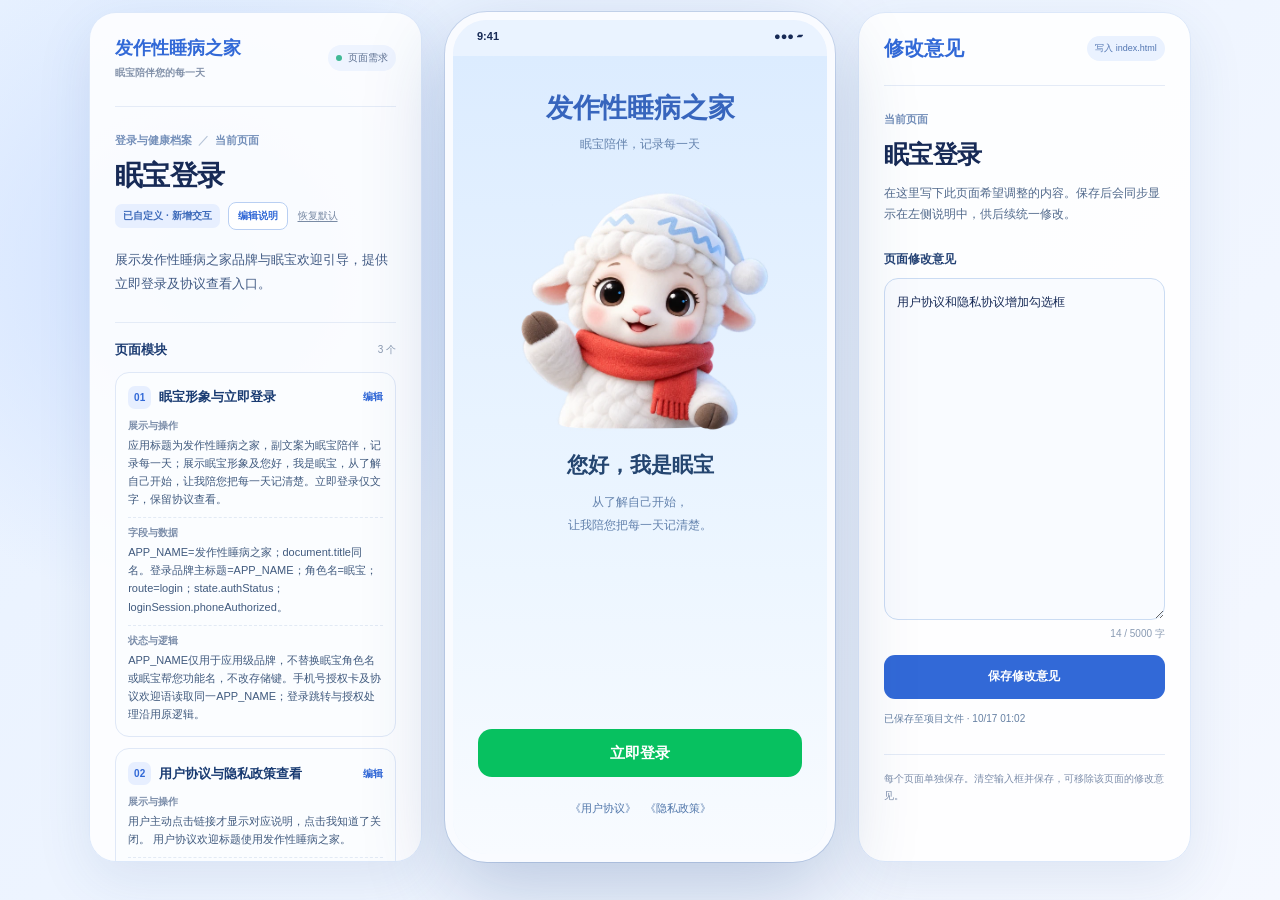
<file: local-preview/index.html>
<!doctype html>
<html lang="zh-CN">
<head>
  <meta charset="utf-8" />
  <meta name="viewport" content="width=device-width, initial-scale=1, viewport-fit=cover" />
  <meta name="theme-color" content="#e9f2ff" />
  <title>发作性睡病之家</title>
  <link rel="stylesheet" href="styles.css?v=home-float-right-20261124" />
  <link rel="stylesheet" href="home-companion.css?v=home-float-right-20261124" />
</head>
<body>
  <aside id="requirement-panel" class="requirement-panel" aria-label="当前页面需求描述" aria-live="polite"></aside>
  <div class="device">
    <div class="device__status"><span>9:41</span><span>●●● ▰</span></div>
    <div id="app" class="app" aria-live="polite"></div>
    <nav id="tabbar" class="tabbar" aria-label="主导航"></nav>
    <div id="sheet-root"></div>
  </div>
  <aside id="feedback-panel" class="feedback-panel" aria-label="当前页面修改意见"></aside>
  <button id="feedback-toggle" class="feedback-toggle" type="button" aria-controls="feedback-panel" aria-expanded="false">修改意见</button>
  <div id="toast" class="toast" role="status" aria-live="polite"></div>
  <script id="page-feedback-data" type="application/json">{"home":{"text":"状态选择卡片对应不同状态下的按钮都删掉：“记录今日用药”/“查看服药记录”/“查看审核状态”","updatedAt":"2026-10-15T07:10:21.884841+00:00","appliedAt":"2026-10-15T07:14:01.643056+00:00","appliedNote":"本地完成：状态选择卡片在所有状态下统一为静态反馈，移除记录今日用药/查看服药记录/查看审核状态及对应点击动作，保留眠宝状态切换和NT1专区。左侧模块同步。"},"pharmacy":{"text":"药房地图底部不展示tab栏；\n进入该模块底部弹出弹窗授权获取患者当前位置；\n上方放置根据用户当前位置所在的地图，下方弹窗展示附近的药店；","updatedAt":"2026-09-29T07:53:32.153941+00:00","appliedAt":"2026-09-29T08:16:36.530738+00:00"},"shop":{"text":"页面展示“待接入”三个字","updatedAt":"2026-09-29T07:53:51.566838+00:00","appliedAt":"2026-09-29T08:16:36.530740+00:00"},"special":{"text":"“本月已记录猝倒事件”卡片的“快速记录”按钮位置在卡片底部；\n“测评与拍照记录”小字删除，“本周分数”小字删除；\n量表趋势图不按照自然周来，按照最近的七次记录展示，横坐标为月/日；","updatedAt":"2026-10-15T07:08:38.496828+00:00","appliedAt":"2026-10-15T07:14:01.643056+00:00","appliedNote":"本地完成：快速记录按钮置于月度卡片底部独立区域，修复旧定位样式覆盖；移除本周分数和测评与拍照记录说明，ESS/SRSS分别展示最近七次有效得分，横坐标月/日，同日多次不合并、0分保留、无得分不补零。左侧字段逻辑同步。"},"eventForm":{"text":"“有跌倒或受伤”移除；","updatedAt":"2026-09-29T07:54:59.822349+00:00","appliedAt":"2026-09-29T08:16:36.530743+00:00"},"login":{"text":"用户协议和隐私协议增加勾选框","updatedAt":"2026-10-17T01:02:37.891275+00:00"},"journey":{"text":"关键信息中“提取示例”tag删掉，仅展示对应提取到的关键信息：时间/描述","updatedAt":"2026-10-15T05:43:47.097204+00:00","appliedAt":"2026-10-15T05:49:21.085862+00:00","appliedNote":"本地完成：关键信息移除提取示例及手动核对标签，仅展示可编辑时间和描述；描述草稿、保存、列表回看及人工修改优先保留同步。左侧字段与逻辑说明同步。"},"journeyHistory":{"text":"病程记录列表不用tag区分类型，在记录卡片上展示即可","updatedAt":"2026-10-15T05:29:24.535747+00:00","appliedAt":"2026-10-15T05:34:22.664227+00:00","appliedNote":"本地完成：移除顶部全部/图片/语音筛选标签，统一列表；卡片用普通文字显示记录方式，混合记录仅显示一次。左侧模块说明同步，交互检查通过。"},"specialist":{"text":"“正式上线后，”删掉；\n“二维码待配置”删掉","updatedAt":"2026-10-15T05:38:58.510947+00:00","appliedAt":"2026-10-15T05:49:21.085862+00:00","appliedNote":"本地完成：移除正式上线后前缀与二维码待配置文字，保留专员引导及二维码区域。左侧字段与逻辑说明同步。"},"rights":{"text":"发布时间修改为年月日；\n文章卡片不要副标题；\n箭头图标移除；","updatedAt":"2026-10-15T05:46:45.497182+00:00","appliedAt":"2026-10-15T05:53:20.901020+00:00","appliedNote":"本地完成：文章卡片去除副标题及箭头，使用用户确认的固定示例发布日期2026-10-15，以年月日格式展示；详情日期同源，分类筛选与返回保留。左侧说明同步。"},"profile":{"text":"“清除记录”按钮删除；","updatedAt":"2026-10-15T05:49:22.934627+00:00","appliedAt":"2026-10-15T05:53:20.901020+00:00","appliedNote":"本地完成：个人资料移除清除记录按钮，保留档案查看与建立/修改入口及原有数据。左侧模块同步。"},"mine":{"text":"“体验用户”改为“一串用户ID”","updatedAt":"2026-10-15T07:09:08.683616+00:00","appliedAt":"2026-10-15T07:14:01.643056+00:00","appliedNote":"本地完成：体验用户替换为持久化用户ID；已有ID复用，刷新及退出重进保持一致。左侧字段和正式账号接口说明同步。"},"patientArchive":{"text":"当前使用药物为卡片按钮选择样式，给予一些常见药物选择，最后一个选择为“暂无用药”","updatedAt":"2026-10-15T07:26:38.982518+00:00","appliedAt":"2026-10-15T07:31:34.113051+00:00","appliedNote":"本地完成：当前使用药物改为卡片多选，增加常见药物及其他药物选项，最后固定暂无用药且互斥；支持其他名称填写、保存回填、旧文字档案兼容与失败回滚。左侧模块字段逻辑同步。"}}</script>
  <script id="page-description-data" type="application/json">
{
  "home": {
    "title": "患者首页",
    "group": "首页",
    "origin": "图示页面",
    "goal": "由眠宝按建档、实际用药和每日语音记录状态依次引导，患者可跳过并随时再次记录。",
    "interactions": [
      "顶部展示正式名称发作性睡病之家，并由眠宝问候引导使用。",
      "先展示晨起状态及眠宝权益卡，再展示推荐 Banner。",
      "语音病历与病程记录合并为一个入口，统一图片/语音录入、编辑、保存及历史回看。",
      "Banner不展示暂停按钮，仍支持自动轮播、箭头、指示点及滑动。",
      "首页快捷服务区域标题改为NT1专区，六个入口及目标页面保持现有配置。",
      "首页移除今日任务整块区域及其今日用药、日常小憩时钟卡片。",
      "眠宝反馈在所有状态下均为静态文字，移除记录今日用药、查看服药记录、查看审核状态等按钮；六项快捷服务保留。",
      "无档案显示建档气泡，建档后询问用药；14天任意一条实际用药记录满足判断。",
      "未用药只保存回答，下次进入首页仍询问；保存用药后转入当日语音引导。",
      "每天自动询问语音一次，稍后再说当天不自动重问；首页蒙层保存后显示眠宝成功提示，点击悬浮眠宝仍可再次录入。",
      "新眠宝与气泡悬浮于原页面上层，原首页DOM、卡片高度及Banner/专区位置保持不变。",
      "语音不跳页，当前首页蒙层长按、松开后自动整理保存并提示成功；取消和失败不误报成功。"
    ],
    "data": "APP_NAME；顶部标题与问候为静态展示字段。\nhasPatientArchive()：patientArchive.diagnosisDate && currentDrugs；onboardingPending；目标patientArchive。\n当前字段补齐：insuranceStatus、meds[].day、homePreviewState。\n建议申请字段（待确认）：applicationId、applicationStatus、benefitStatus、updatedAt、rejectReason。\nhomeBanners[]：title、text、action、target、theme；bannerStates.home：index。\njourney、pharmacy、shop、payment、medReminder、specialist。\n角标来自paymentSummary().label；insuranceStatus=unclaimed/reviewing/applied/claimed/rejected。\njourney/journeyHistory；journeyRecords[]、journeyDrafts；旧 voiceCases/documentCases 兼容读取。\nmoods[本地日期]：四档状态之一。\n建议正式字段（待确认）：userId、recordDate、moodCode、createdAt、updatedAt；recordDate 按选定业务时区生成。\nhomeCompanionVisit：wasHome、day、stage(archive/medication/voice/idle)、afterArchive；仅运行时使用。homeGuide写入原业务存储。 DOM：#home-companion-layer为.device的独立子节点；position:absolute，right=12px（320px窄屏10px），bottom=82px+安全区，z-index=10，处于主页面之上、弹窗之下。资源assets/mianbao-guide-floating.png。\nmeds[]：id、time、day、status=taken、usingMedication=true、drugName、note、source=home-companion、recordedAt。homeGuide.medicationResponses[]：id、usingMedication、time、day、medicationId。homeMedicationDraft.id为一次提交稳定ID。\nhomeGuide.voiceAskedDay；homeGuide.inlineVoiceDraft{record,referenceAt,durationMs,legacyKey,updatedAt}；homeVoiceCapture.phase=idle/recording/processing/error；独立稳定record.id=home-inline-voice-UUID；journeyRecords[].source=home-companion-voice。",
    "pending": "正式药品名、任务计划、消息提醒和外部服务入口需业务方确认。",
    "logic": "原首页布局、标题、卡片、Banner、专区及原眠宝展示交互保持原样。新增引导由独立悬浮组件承载，不插入原页面文档流。\n没有有效档案优先显示建档气泡。稍后再说仅结束本次首页引导，下次进入仍可询问；点击悬浮眠宝可重新展开建档气泡。点击建档进入现有两字段表单；保存成功后返回首页并进入用药询问，失败保留表单；修改已有档案按14天及当日规则重新判断。\nhomeStatus计算未领取、审核中、已领取未记录、已领取已记录四种展示态；反馈区域统一使用div，不绑定点击、跳转或弹窗。未记录文案为“今天的用药还未记录”，不再提示在本卡片操作。点击眠宝仍可切换展示态，不改写申请或用药数据。患者福利、用药记录等功能沿用NT1专区原有入口。\n今日任务区域已移除，不展示任务卡片或首页小憩倒计时；不清空已有业务数据。正式申请状态与权益文案映射仍待业务确认。\n页面顺序为顶部问候→晨起状态和眠宝权益卡→Banner→NT1专区。轮播每 5 秒循环；离开页面清除计时器，页面隐藏、轮播内有焦点或系统要求减少动态时暂停。仅更新轮播区域，不清空左侧编辑输入。\n语音病历与病程记录合并，仅保留一个病程记录入口；该页支持图片、拍照和长按语音。其余入口保留原逻辑。\n未申请显示未申请，reviewing显示审核中；applied/claimed/rejected沿用既有三态概览映射为已申请，具体已申请含义仍待业务定义。角标随状态重绘更新，不额外保存状态，不改变按钮目标。\n新建选择语音/图片，取消返回来源；有内容可切换方式补充而不丢资料。未完成记录可恢复草稿；旧图片与语音记录保留在统一历史。当前提取为Demo效果，保存后不自动生成猝倒事件或服药任务。\n同日只能提交一次；已记录时禁用四个选项。\n\n【B02/B03｜现状】四档仅更新“今天的感受”文字；权益主文案由支付和服药记录决定。当前同日一次，不可修改。\n【建议规则（待确认）】晨起记录按 userId + recordDate 唯一；误选通过“修改当日状态”覆盖原记录而非新增，保留修改时间；未选择时显示引导，已选择时显示选中项。跨日重新计算日期及可选状态。\n【待确认】是否开放修改；四档对应反馈文案与形象配置；晨起反馈与权益信息的排列关系；日期统一北京时间还是用户时区。未确认前不把晨起状态当作疾病判断。\n进入首页或从后台恢复时判断，普通晨起选择/界面重绘不重新开始本次流程。优先未建档；新建档成功强制进入用药询问；已有档案且14天无实际用药记录询问用药；有记录则判断当日语音引导。用药稍后再说本次结束、下次进入重新判断。一次只展示一个气泡，不出现两个自动建档提示。语音蒙层记录成功后继续停留首页，本次收起询问气泡；此后再进入时仍按14天与当日规则判断。气泡更新只替换悬浮层，不改写原首页结构和两侧未保存文字。原页面眠宝图片及展示操作保留。新悬浮眠宝使用拿记录本、挥手的透明背景形象；有气泡时可操作引导，无气泡时仍显示形象，可点击再次记录。页面滚动不推动悬浮层；离开首页隐藏整个组件。指针事件仅由气泡及新眠宝按钮接收，周边透明区域不拦截原页面点击。\n14天按北京时间自然日，范围为今天及前13天（含边界），范围内任意一条实际用药记录即可；不包含未来日期、明确未服用/漏服/暂停状态。兼容旧meds中的实际服药打卡。建档中的药物字段、提醒设置、未保存表单不算实际用药。\n有在用药：校验药名必填、最多200字，实际时间有效且不晚于现在，备注最多500字；主记录和本次回答一起保存。未用药：只存否定回答，不新增服药记录、不完成今日任务、不满足14天判断，下次进入仍询问。两种回答保存成功后才进入当日语音判断。保存失败回滚主记录和回答，保留字段可重试；同一弹窗使用稳定ID防止重复提交。\n关闭未保存不写业务数据。查看用药记录展示实际药名/时间/备注及独立未用药回答，两类信息不混算；NT1专区既有用药提醒入口不变。\n每天自动询问一次，稍后再说当天不重复；点击悬浮眠宝仍可随时录入。保持route=home、原滚动位置、导航和首页DOM不变。蒙层覆盖当前手机视口，原页面暂不可交互，关闭后恢复；不触发页面说明离开确认。\n按住开始，上滑70px进入取消态，松开取消；录入不足500ms不保存，满60秒自动结束并整理；Esc、指针取消或录入中进入后台均可取消本次长按。未进行有效录入不新建病程。\n有效松开后复用当前Demo转写和提取，在同一蒙层显示等待状态；自动保存原文、时间/症状/次数及描述到主病程，随后关闭蒙层并由眠宝显示记录成功3.5秒，之后收起成功气泡并保留可再次录入的形象。不跳病程页，不再要求手动确认保存。已有病程页、助手页的语音/图片流程保持原样。\n转写成功先保留独立草稿；整理或保存失败留在蒙层，显示原因及重试保存/重新录入，不冒充成功。重试复用同一ID，防止新增重复记录；主记录保存失败回滚。关闭处理中的蒙层会终止当前任务，晚到的结果不写入；已有原文草稿保留，下次打开可恢复继续保存。支持旧首页语音草稿恢复，成功后仅清理对应草稿，不覆盖普通new图片/语音草稿。",
    "modules": [
      {
        "title": "应用名称与眠宝问候",
        "description": "首页主标题为发作性睡病之家，下方显示您好，我是眠宝，今天感觉怎么样？",
        "fields": "APP_NAME；顶部标题与问候为静态展示字段。",
        "logic": "原首页布局、标题、卡片、Banner、专区及原眠宝展示交互保持原样。新增引导由独立悬浮组件承载，不插入原页面文档流。"
      },
      {
        "title": "首次登录建档引导",
        "description": "手机号授权后到首页，无有效档案时由眠宝气泡邀请建立档案，提供建立档案/稍后再说；不再自动叠加旧建档弹窗。",
        "fields": "hasPatientArchive()：patientArchive.diagnosisDate && currentDrugs；onboardingPending；目标patientArchive。",
        "logic": "没有有效档案优先显示建档气泡。稍后再说仅结束本次首页引导，下次进入仍可询问；点击悬浮眠宝可重新展开建档气泡。点击建档进入现有两字段表单；保存成功后返回首页并进入用药询问，失败保留表单；修改已有档案按14天及当日规则重新判断。"
      },
      {
        "title": "眠宝权益卡",
        "description": "根据商保状态和今日用药记录展示静态眠宝反馈，不展示任何状态操作按钮。",
        "fields": "当前字段补齐：insuranceStatus、meds[].day、homePreviewState。\n建议申请字段（待确认）：applicationId、applicationStatus、benefitStatus、updatedAt、rejectReason。",
        "logic": "homeStatus计算未领取、审核中、已领取未记录、已领取已记录四种展示态；反馈区域统一使用div，不绑定点击、跳转或弹窗。未记录文案为“今天的用药还未记录”，不再提示在本卡片操作。点击眠宝仍可切换展示态，不改写申请或用药数据。患者福利、用药记录等功能沿用NT1专区原有入口。\n今日任务区域已移除，不展示任务卡片或首页小憩倒计时；不清空已有业务数据。正式申请状态与权益文案映射仍待业务确认。"
      },
      {
        "title": "首页滚动 Banner",
        "description": "晨起状态与眠宝权益卡之后展示三张固定推荐卡片，分别进入健康记录、眠宝帮您和知识中心；支持自动轮播、箭头、指示点、横向滑动；不显示暂停按钮。",
        "fields": "homeBanners[]：title、text、action、target、theme；bannerStates.home：index。",
        "logic": "页面顺序为顶部问候→晨起状态和眠宝权益卡→Banner→NT1专区。轮播每 5 秒循环；离开页面清除计时器，页面隐藏、轮播内有焦点或系统要求减少动态时暂停。仅更新轮播区域，不清空左侧编辑输入。"
      },
      {
        "title": "NT1专区",
        "description": "区域标题为NT1专区。六个入口：病程记录、药房地图、线上购药、患者福利、用药记录和我的专员。患者福利按钮右上方显示申请状态角标，默认未申请。",
        "fields": "journey、pharmacy、shop、payment、medReminder、specialist。\n角标来自paymentSummary().label；insuranceStatus=unclaimed/reviewing/applied/claimed/rejected。",
        "logic": "语音病历与病程记录合并，仅保留一个病程记录入口；该页支持图片、拍照和长按语音。其余入口保留原逻辑。\n未申请显示未申请，reviewing显示审核中；applied/claimed/rejected沿用既有三态概览映射为已申请，具体已申请含义仍待业务定义。角标随状态重绘更新，不额外保存状态，不改变按钮目标。"
      },
      {
        "title": "病程记录快捷入口",
        "description": "进入病程记录后，先从底部弹窗选择语音或图片方式，再进入对应录入页；草稿和历史按已选方式恢复。",
        "fields": "journey/journeyHistory；journeyRecords[]、journeyDrafts；旧 voiceCases/documentCases 兼容读取。",
        "logic": "新建选择语音/图片，取消返回来源；有内容可切换方式补充而不丢资料。未完成记录可恢复草稿；旧图片与语音记录保留在统一历史。当前提取为Demo效果，保存后不自动生成猝倒事件或服药任务。"
      },
      {
        "title": "状态打卡",
        "description": "四档状态选择：精神饱满/有些疲惫/需要小睡/状态不佳；\n选择后下方对应文案变更；",
        "fields": "moods[本地日期]：四档状态之一。\n建议正式字段（待确认）：userId、recordDate、moodCode、createdAt、updatedAt；recordDate 按选定业务时区生成。",
        "logic": "同日只能提交一次；已记录时禁用四个选项。\n\n【B02/B03｜现状】四档仅更新“今天的感受”文字；权益主文案由支付和服药记录决定。当前同日一次，不可修改。\n【建议规则（待确认）】晨起记录按 userId + recordDate 唯一；误选通过“修改当日状态”覆盖原记录而非新增，保留修改时间；未选择时显示引导，已选择时显示选中项。跨日重新计算日期及可选状态。\n【待确认】是否开放修改；四档对应反馈文案与形象配置；晨起反馈与权益信息的排列关系；日期统一北京时间还是用户时区。未确认前不把晨起状态当作疾病判断。"
      },
      {
        "title": "眠宝询问气泡与首页状态机",
        "description": "新增眠宝形象及提问气泡作为独立悬浮组件，位于手机页面右下侧、底部导航上方，叠在原页面上层；不占据文档流，不改变原卡片和其他区块的位置与尺寸。",
        "fields": "homeCompanionVisit：wasHome、day、stage(archive/medication/voice/idle)、afterArchive；仅运行时使用。homeGuide写入原业务存储。 DOM：#home-companion-layer为.device的独立子节点；position:absolute，right=12px（320px窄屏10px），bottom=82px+安全区，z-index=10，处于主页面之上、弹窗之下。资源assets/mianbao-guide-floating.png。",
        "logic": "进入首页或从后台恢复时判断，普通晨起选择/界面重绘不重新开始本次流程。优先未建档；新建档成功强制进入用药询问；已有档案且14天无实际用药记录询问用药；有记录则判断当日语音引导。用药稍后再说本次结束、下次进入重新判断。一次只展示一个气泡，不出现两个自动建档提示。语音蒙层记录成功后继续停留首页，本次收起询问气泡；此后再进入时仍按14天与当日规则判断。气泡更新只替换悬浮层，不改写原首页结构和两侧未保存文字。原页面眠宝图片及展示操作保留。新悬浮眠宝使用拿记录本、挥手的透明背景形象；有气泡时可操作引导，无气泡时仍显示形象，可点击再次记录。页面滚动不推动悬浮层；离开首页隐藏整个组件。指针事件仅由气泡及新眠宝按钮接收，周边透明区域不拦截原页面点击。"
      },
      {
        "title": "14天用药询问、保存与查看",
        "description": "点击记录用药打开用药情况弹窗，选择有在用药/目前未用药。有用药时填写实际药名和用药时间，可补充情况；提供查看用药记录入口。",
        "fields": "meds[]：id、time、day、status=taken、usingMedication=true、drugName、note、source=home-companion、recordedAt。homeGuide.medicationResponses[]：id、usingMedication、time、day、medicationId。homeMedicationDraft.id为一次提交稳定ID。",
        "logic": "14天按北京时间自然日，范围为今天及前13天（含边界），范围内任意一条实际用药记录即可；不包含未来日期、明确未服用/漏服/暂停状态。兼容旧meds中的实际服药打卡。建档中的药物字段、提醒设置、未保存表单不算实际用药。\n有在用药：校验药名必填、最多200字，实际时间有效且不晚于现在，备注最多500字；主记录和本次回答一起保存。未用药：只存否定回答，不新增服药记录、不完成今日任务、不满足14天判断，下次进入仍询问。两种回答保存成功后才进入当日语音判断。保存失败回滚主记录和回答，保留字段可重试；同一弹窗使用稳定ID防止重复提交。\n关闭未保存不写业务数据。查看用药记录展示实际药名/时间/备注及独立未用药回答，两类信息不混算；NT1专区既有用药提醒入口不变。"
      },
      {
        "title": "每日语音询问与首页长按蒙层",
        "description": "每天符合条件时询问语音记录；点击气泡或悬浮眠宝，直接在当前首页叠加微信式长按录入蒙层，不进行页面跳转，不展示核对表单。松开后自动整理保存，由眠宝气泡提示记录成功。",
        "fields": "homeGuide.voiceAskedDay；homeGuide.inlineVoiceDraft{record,referenceAt,durationMs,legacyKey,updatedAt}；homeVoiceCapture.phase=idle/recording/processing/error；独立稳定record.id=home-inline-voice-UUID；journeyRecords[].source=home-companion-voice。",
        "logic": "每天自动询问一次，稍后再说当天不重复；点击悬浮眠宝仍可随时录入。保持route=home、原滚动位置、导航和首页DOM不变。蒙层覆盖当前手机视口，原页面暂不可交互，关闭后恢复；不触发页面说明离开确认。\n按住开始，上滑70px进入取消态，松开取消；录入不足500ms不保存，满60秒自动结束并整理；Esc、指针取消或录入中进入后台均可取消本次长按。未进行有效录入不新建病程。\n有效松开后复用当前Demo转写和提取，在同一蒙层显示等待状态；自动保存原文、时间/症状/次数及描述到主病程，随后关闭蒙层并由眠宝显示记录成功3.5秒，之后收起成功气泡并保留可再次录入的形象。不跳病程页，不再要求手动确认保存。已有病程页、助手页的语音/图片流程保持原样。\n转写成功先保留独立草稿；整理或保存失败留在蒙层，显示原因及重试保存/重新录入，不冒充成功。重试复用同一ID，防止新增重复记录；主记录保存失败回滚。关闭处理中的蒙层会终止当前任务，晚到的结果不写入；已有原文草稿保留，下次打开可恢复继续保存。支持旧首页语音草稿恢复，成功后仅清理对应草稿，不覆盖普通new图片/语音草稿。"
      }
    ],
    "updatedAt": "2026-11-24T07:14:51.092312+00:00"
  },
  "special": {
    "title": "发作性睡病专区",
    "group": "健康档案",
    "origin": "图示页面",
    "goal": "集中记录猝倒与自测信息，帮助患者回顾已记录的变化。",
    "interactions": [
      "底部 Tab 显示健康档案，路由仍为 special；专区标题和已有记录不因改名变化。",
      "展示本月猝倒统计，移除今日次数；保留快速记录和自然周趋势。",
      "测评区展示当前全部量表名称 ESS/SRSS，可点名称、箭头或左右滑动卡片；照片记录绑定所操作卡片。",
      "移除睡眠辅助工具整块区域及小憩闹钟、注意力挑战、睡眠日志入口。",
      "本月猝倒卡片的快速记录按钮在卡片底部独立区域展示。",
      "量表趋势按最近七次有效得分记录展示，横坐标为月/日；不按自然周聚合，不显示本周分数及测评与拍照记录小字。"
    ],
    "data": "events[].day、本月与上月事件数。\n建议统计参数：periodStart、periodEnd、comparisonStart、comparisonEnd、count、comparisonCount、hasRecordedData。\nweekOffset、events[].day。\n建议趋势字段：periodStart、periodEnd、dayCounts[]、selectedWeek；条目按 occurredAt 过滤。\nscaleCatalog[]：code、name、canAnswer；activeScale；ess[]、scalePhotos[]：id、scale、score、day、time；recentScaleRecords(name)返回最近最多7条有效得分记录。\nTab label=健康档案；route=special；专区页面标题仍为发作性睡病专区。",
    "pending": "正式量表题目、授权、计分规则及拍照识别需确认；照片仅保存在当前浏览器。",
    "logic": "底部按钮采用正常布局流，点击仍打开猝倒快速记录弹窗。月度反馈按已记录次数比较；快速记录保存后更新本月次数和受影响的周趋势，不展示今日次数。\n\n【C03｜现状】本月累计条数直接与上个完整月比较；上月 0 条进入无上月记录文案。统计是已记录次数，不是完整发作次数。\n【建议规则（待确认）】默认对比同等经过天数；展示两个区间及记录次数，用“记录增加/减少/持平”文案。无记录标“无已记录数据”，不推断没有事件。补录、编辑、删除后重算对应日/月，并清除临时展示覆盖态。\n【待确认】等长区间或整月比较、2 月与大小月截止处理、是否要明确记录“无事件”、月度提示文案。正式版不以记录减少直接得出病情改善。\n周一至周日聚合；查看记录从底部弹出所选周列表。\n\n【C04｜现状】周图与底部列表按同一 weekOffset/日期过滤；图表无记录画为 0。\n【建议规则（待确认）】周一至周日，同一周范围同时驱动图表与列表；允许历史周，不允许超过当前周；返回时保留选中周。新增/修改/删除后更新受影响周；无数据显示“该周暂无已记录事件”。\n【待确认】最早查询范围、无记录日是否用空标记、是否加入月份/诱因分析。独立 trend 页的入口和保留范围另行确认。\nESS汇总答题和ESS照片得分，SRSS只读取SRSS照片得分；空/缺失/无效或负数得分、无有效日期的记录不入图，0分保留。优先按time/createdAt排序，无有效时间时使用day零点，同时间保留来源顺序；取最近7条后由早到晚展示。横坐标按每条记录day显示MM/DD，同日多条分别保留，不合并、不补齐无记录日期；少于7条展示实际数量，无有效得分显示空态。原始时间和年份保留，图表可访问说明包含完整日期及得分。\n保留ESS答题/拍照和SRSS拍照入口，照片归属由按钮携带scale决定。新增得分保存后重算对应量表趋势，不修改原记录。切卡同步名称、高亮和箭头边界；首尾不循环，不重绘整页或清空左侧编辑。猝倒周期趋势仍按自然周展示，与量表记录趋势分开计算。正式量表清单、计分、图片识别及医学审核仍待接入。\n只修改导航和分组名称，保留原路由、页面功能及记录关联，不重建记录。二级页面不展示主导航。 本页不再展示睡眠辅助工具及其中三个入口；仅移除当前页面入口，不清空原有小憩、挑战或睡眠记录。",
    "modules": [
      {
        "title": "本月猝倒记录",
        "description": "显示本月已记录猝倒次数和眠宝反馈；快速记录按钮在卡片底部独立操作区，不覆盖眠宝形象。",
        "fields": "events[].day、本月与上月事件数。\n建议统计参数：periodStart、periodEnd、comparisonStart、comparisonEnd、count、comparisonCount、hasRecordedData。",
        "logic": "底部按钮采用正常布局流，点击仍打开猝倒快速记录弹窗。月度反馈按已记录次数比较；快速记录保存后更新本月次数和受影响的周趋势，不展示今日次数。\n\n【C03｜现状】本月累计条数直接与上个完整月比较；上月 0 条进入无上月记录文案。统计是已记录次数，不是完整发作次数。\n【建议规则（待确认）】默认对比同等经过天数；展示两个区间及记录次数，用“记录增加/减少/持平”文案。无记录标“无已记录数据”，不推断没有事件。补录、编辑、删除后重算对应日/月，并清除临时展示覆盖态。\n【待确认】等长区间或整月比较、2 月与大小月截止处理、是否要明确记录“无事件”、月度提示文案。正式版不以记录减少直接得出病情改善。"
      },
      {
        "title": "猝倒周期趋势",
        "description": "按周展示每日猝倒次数，支持前后切周与查看所选周记录。",
        "fields": "weekOffset、events[].day。\n建议趋势字段：periodStart、periodEnd、dayCounts[]、selectedWeek；条目按 occurredAt 过滤。",
        "logic": "周一至周日聚合；查看记录从底部弹出所选周列表。\n\n【C04｜现状】周图与底部列表按同一 weekOffset/日期过滤；图表无记录画为 0。\n【建议规则（待确认）】周一至周日，同一周范围同时驱动图表与列表；允许历史周，不允许超过当前周；返回时保留选中周。新增/修改/删除后更新受影响周；无数据显示“该周暂无已记录事件”。\n【待确认】最早查询范围、无记录日是否用空标记、是否加入月份/诱因分析。独立 trend 页的入口和保留范围另行确认。"
      },
      {
        "title": "测评记录",
        "description": "显示ESS/SRSS量表名称和得分趋势，支持名称、箭头、滑动和键盘切换；移除本周分数及测评与拍照记录说明小字。",
        "fields": "scaleCatalog[]：code、name、canAnswer；activeScale；ess[]、scalePhotos[]：id、scale、score、day、time；recentScaleRecords(name)返回最近最多7条有效得分记录。",
        "logic": "ESS汇总答题和ESS照片得分，SRSS只读取SRSS照片得分；空/缺失/无效或负数得分、无有效日期的记录不入图，0分保留。优先按time/createdAt排序，无有效时间时使用day零点，同时间保留来源顺序；取最近7条后由早到晚展示。横坐标按每条记录day显示MM/DD，同日多条分别保留，不合并、不补齐无记录日期；少于7条展示实际数量，无有效得分显示空态。原始时间和年份保留，图表可访问说明包含完整日期及得分。\n保留ESS答题/拍照和SRSS拍照入口，照片归属由按钮携带scale决定。新增得分保存后重算对应量表趋势，不修改原记录。切卡同步名称、高亮和箭头边界；首尾不循环，不重绘整页或清空左侧编辑。猝倒周期趋势仍按自然周展示，与量表记录趋势分开计算。正式量表清单、计分、图片识别及医学审核仍待接入。"
      },
      {
        "title": "健康档案导航与页面命名",
        "description": "底部专病管理改为健康档案；左侧分组同步显示健康档案。",
        "fields": "Tab label=健康档案；route=special；专区页面标题仍为发作性睡病专区。",
        "logic": "只修改导航和分组名称，保留原路由、页面功能及记录关联，不重建记录。二级页面不展示主导航。 本页不再展示睡眠辅助工具及其中三个入口；仅移除当前页面入口，不清空原有小憩、挑战或睡眠记录。"
      }
    ],
    "updatedAt": "2026-10-15T07:12:32.414664+00:00"
  },
  "ai": {
    "title": "眠宝帮您",
    "group": "眠宝帮您",
    "origin": "指定链接完整功能整合",
    "goal": "完整承接指定链接中的眠宝陪伴与患者服务流程。",
    "interactions": [
      "显示小绵羊欢迎、热门问题和自由咨询；支持本地关键词匹配、多意图合并与超范围回复。",
      "展示入组、福利订单和直付/后报销进度；在会话中逐步完善资料、上传材料、核对提交，支持暂停、恢复、重新填写及驳回补件。",
      "聊天中记录病程文字、录制语音、上传图片；支持时间线、类型筛选、音频回放、图片放大和用药记录。",
      "先在聊天中展示三篇推荐文章；查看更多展开六篇文章及分类，支持全文阅读、收起与展开。",
      "真人客服展示企业微信二维码示意卡片；头像展开患者资料、历史会话和福利关爱记录。",
      "发起会话后，输入区上方展示可横向滑动的创新支付、记录病程、用药记录、真人客服；顶部状态按钮已移除。",
      "左侧页面说明底部清空聊天记录按钮调用助手会话清理，支持未打开助手时操作，保留已保存业务数据。",
      "输入栏的语音/图片按钮直接发送示例消息，并在会话内显示下一步确认卡片。",
      "记录病程统一打开底部复用模块，保持主页面停留在眠宝帮您。",
      "图片消息后提供记录并申请、仅记录、仅申请理赔三种操作，保留语音确认后记录流程。",
      "创新支付首屏卡片增加同源状态tag；移除欢迎小字和顶部状态按钮。",
      "用药记录以底部弹窗复用首页现有入口对应功能，普通页面布局不变。",
      "创新支付卡片点击打开独立页面，资料、进度、材料与申请在该页面内完成，返回继续原会话。",
      "助手首页记录病程与会话快捷入口打开相同底部录入模块。",
      "自由咨询的每次回复底部展示三条猜你想问，点击继续提问并保留历史。",
      "输入框上方新增健康科普，位于真人客服之后，点击与首屏健康科普交互一致。"
    ],
    "data": "服务独立状态 mianbao-integrated-service-v1；sessions[]、messages[]。\nenrollment、type、code、patient、orders[]、aidDrafts 与会话 careFlows；材料图片本地保存。 assistantPaymentMeta()由state.enrollment/type/code计算tag，两个入口不额外保存标签。\nfeature.action=recordJourney；openNativeJourney()；assistantWorkflowDialog.mode=journey；assistantJourneyFrame；原records动作保留。\n源模块 articles[]、articleFilter、articleId 与消息 kind=articles/appPanel。\npatient、sessions[]、orders[]；历史会话分页；申请人姓名打码。reports[] 仅保留旧数据兼容，不新增事件记录。 客服面板panelType=customerService；示意资源assets/wecom-qr-placeholder.svg。\nactiveSession、view、conversationActions；入组/支付/订单状态控件。 健康科普快捷按钮data-action=education。\nmianbao-integrated-service-v1.sessions[]；activeSession、typing、replyTimer；chatHistoryClearing；子模块window.clearMianbaoChatHistory()。\nassistantVoiceButton、assistantImageButton；sessions[].messages[]新增demoChatVoice/demoChatImage；每条有id、at，语音含text，图片含src。\ndemoMediaIntent.intent=payment；sourceMessageId；imageRecordId=assistant-image-消息ID；imageRecorded/imageNativeSaved；imageApplicationStatus/Kind；三种choice=record-and-benefit/record-only/claim-only。\ndemoMediaIntent.intent=journey；recordId=assistant-voice-消息ID；status=pending/saving/saved/declined；nativeSaved、error；原始语音示例文字和at固定保存。\nassistantWorkflowDialog(mode=journey)；assistantJourneyFrame；assistantJourney=1嵌入参数；mianbao-journey-saved/close消息；mianbaoJourneyHost桥接。\nassistantWorkflowDialog.mode=medication；assistantMedication=1；宿主路由medReminder；settings.medTime、notificationEnabled；mianbao-medication-saved事件。\npaymentPageActive；paymentPageStack[{title,body,footer,kind,orderId,scrollTop}]；selectedOrderId；pendingDraft；mianbao-payment-page-state.open。\nbot.suggestedQuestions:string[3]；questionSuggestions(text)；questionSuggestionsMarkup()；data-question。",
    "pending": "正式 AI、医学内容、保险/申请审核、客服和云同步接口未接入；数据仅保存当前浏览器。",
    "logic": "欢迎区仅展示眠宝形象与介绍，点击问问眠宝进入咨询；不展示或写入每日状态记录。会话超过 3 天未互动新建，历史保留近 12 个月；AI 为本地规则匹配，医学与政策内容待正式审核。该模块数据不改写首页、专病管理、权益中心与我的现有记录。 应用名是发作性睡病之家，眠宝是陪伴角色，眠宝帮您是助手功能名；不更名路由、存储键或福利计划。\n保留源模块的状态字典与订单过滤：20 区分药房审核阶段、21 过滤；后报销需处方与发票，直付含用药数量。申请提交为本地流程，未接保险/审核/理赔接口；不改变首页患者福利的状态。 tag沿用当前助手既有入组/审核/通过/完成状态映射，申请提交后随状态重绘；本次不改变首页患者福利的状态映射。 入口进入独立页面不新增聊天消息；返回保留当前会话和输入。首屏标签和快捷入口仍共用assistantPaymentMeta()。\n两个记录病程入口复用相同函数、页面、草稿与主病程数据；点击仅打开病程录入，不生成新记录，核对保存后才写入。关闭遵循原草稿保存逻辑。既有记录查看链接不随首页入口改名失效；用药弹窗逻辑不变。\n所有文章操作保持在眠宝会话内；内容为记录与资料整理说明，正式医学内容和发布审核接口待接入。\n在聊天中展示眠宝、企业微信客服标题和二维码示意图；按用户确认，本期只使用示意图片，无真实企业微信账号或跳转。重复点击收起上一张同类型卡片并展开当前卡片；保存到会话后刷新可回看。创新支付独立页面内调用客服时沿用该页面容器。签约药房联系功能保持原行为。\n图片或语音示例发送均可发起会话并显示快捷服务。顶部不再提供患者手动切换服务状态的按钮；保留既有申请状态和业务数据。记录病程进入journey嵌入模式；用药记录进入首页同一入口当前对应的medReminder嵌入模式，其余服务入口保持原逻辑。 健康科普位于真人客服之后，复用首屏健康科普的care.showEducation()，在会话内展示三篇文章列表及查看更多入口；继续沿用分类、文章详情、收起与展开行为。横向滑动可查看全部五个快捷按钮，发起会话后显示。\n全局按钮调用眠宝已有会话清理逻辑，不改变当前主页面路由或左侧/右侧未保存内容。若助手未打开，临时加载同一服务执行清理，完成后移除临时载体；助手已打开时同步清空界面并关闭历史详情。清除等待中的回复及输入，不重新生成示例历史；刷新或再次进入仍为空。\n已保存的病程、用药、图片语音附件、患者资料及福利订单不清除；援助申请草稿沿用既有保留逻辑。重复点击期间禁用按钮；保存失败恢复原会话状态并提示，不显示虚假成功。此按钮属于左侧说明工具，不加入患者端功能导航。\n语音示例显示8秒气泡及识别文字；图片示例显示处方缩略图。发送仅写入会话，不立即新增申请或病程。保留原文字输入和流程内上传能力；正在回复/保存时提示等待，避免重复交错处理。示例语音播放只展示动态效果，不调用录音或识别服务。 输入栏以语音、文字、图片、发送四列独立布局；发送按钮清除旧负边距，320px及390px下不覆盖图片按钮。\n仅记录病程：保存原图并使用现有Demo提取逻辑生成时间和描述，写主病程后同步助手病历夹；不创建申请。组合选项：先完成同一条图片病程保存，再校验资格与审核中限制并打开患者福利申请页；记录成功但申请受限时明确反馈已记录及受限原因，不回滚病程。仅申请理赔：不新建病程，进入后报销申请页，仅提供reimburse方式并要求发票，图片预填为处方示例。\n同一图片消息使用稳定ID；刷新、重试或改选组合选项复用已保存病程，不重复新增，不覆盖人工修改。进入申请页不等于提交，提交前仍校验材料、同意项和数量。保存失败保留输入可重试；主病程已存而镜像失败时提示重试同步。三个选项执行期间禁用重复点击，保存后仅记录按钮禁用，其余申请入口可继续使用。\n确认时以消息ID生成稳定病程ID，调用宿主saveVoiceRecord；保留原文，并沿用既有提取逻辑生成时间和描述。主记录成功后同步助手病历夹镜像。重复点击、刷新或重试按相同ID去重，不覆盖已人工编辑记录；成功卡片提供查看病程。主记录保存失败不新增，展示错误并允许重试；主记录已存但镜像失败时提示重试同步，不重复建档。暂不需要不写入病程或猝倒/用药统计。\n仅在助手触发的嵌入模式隐藏重复的说明栏、手机状态栏及主导航；普通首页与其他页面布局不变。接收消息必须匹配同源及当前嵌入窗口。顶部返回/关闭回到原会话，未完成资料沿用原草稿保存；保存后刷新宿主病程数据并同步助手病历夹，展示已保存卡片。查看或修改同一记录使用caseId回填原记录，不重新提取、不重复新增。\n当前首页用药记录入口指向medReminder，本次复用其每日提醒时间和通知开关及保存能力，不重新制作另一套表单。打开读取同一settings；关闭未保存不写入，保存后关闭弹窗并同步宿主设置，避免后续病程保存覆盖新设置。嵌入模式隐藏重复说明和主导航，主页面仍停留在眠宝帮您。首页原入口、页面与其他业务数据保持原样；既有用药历史仍保留在病历夹中。\n已入组有申请：进入最新可见申请，保留订单切换、状态、审批节点、材料与申请按钮；无申请：显示申请指引；未入组/待补充/被驳回：进入对应资料页；入组审核中：展示进度页。普通卡片入口的申请、重新上传、提交成功、查看材料均在独立页面内完成；保留原申请校验和审核中禁用规则。独立页面不作为消息写入历史、不自动新建会话或订单。返回材料回到对应订单；根页面返回原助手会话，重新展示快捷入口、输入框与底部导航。申请成功页移除可重复提交的旧表单返回项；再查看申请展示最新审核状态。图片消息三选项继续沿用已实现的申请弹窗；病程/用药弹窗保持原形式。\n按本次问题关键词选择疾病/用药/福利的问题集合，去重并排除与原问题完全相同的条目，再补足三条。推荐列表附着回复保存到会话，刷新和历史回看保持一致；每次重绘不追加重复消息。点击推荐复用文字发送、等待回复和保存流程，并为新回复生成三条推荐。原首页三个热门问题保留；图片/语音确认卡和申请资料填写不冒充自由咨询，不额外插入问答推荐。清空聊天一并清除回复及其推荐。",
    "modules": [
      {
        "title": "眠宝欢迎与咨询",
        "description": "保留眠宝帮您标题、发作性睡病之家品牌副标、眠宝形象和问候；欢迎卡片移除发作性睡病之家 · 眠宝陪伴这一行。保留热门问题与自由咨询。",
        "fields": "服务独立状态 mianbao-integrated-service-v1；sessions[]、messages[]。",
        "logic": "欢迎区仅展示眠宝形象与介绍，点击问问眠宝进入咨询；不展示或写入每日状态记录。会话超过 3 天未互动新建，历史保留近 12 个月；AI 为本地规则匹配，医学与政策内容待正式审核。该模块数据不改写首页、专病管理、权益中心与我的现有记录。 应用名是发作性睡病之家，眠宝是陪伴角色，眠宝帮您是助手功能名；不更名路由、存储键或福利计划。"
      },
      {
        "title": "创新支付、入组与援助申请",
        "description": "展示入组、福利订单和直付/后报销进度；在会话中逐步完善资料、上传材料、核对提交，支持暂停、恢复、重新填写及驳回补件。 首屏创新支付入口卡片增加状态tag，与会话上方创新支付快捷入口使用同一状态汇总。 点击创新支付首屏卡片或会话快捷入口，进入独立二级页面查看进度与申请详情，移除原会话内展开形式。",
        "fields": "enrollment、type、code、patient、orders[]、aidDrafts 与会话 careFlows；材料图片本地保存。 assistantPaymentMeta()由state.enrollment/type/code计算tag，两个入口不额外保存标签。",
        "logic": "保留源模块的状态字典与订单过滤：20 区分药房审核阶段、21 过滤；后报销需处方与发票，直付含用药数量。申请提交为本地流程，未接保险/审核/理赔接口；不改变首页患者福利的状态。 tag沿用当前助手既有入组/审核/通过/完成状态映射，申请提交后随状态重绘；本次不改变首页患者福利的状态映射。 入口进入独立页面不新增聊天消息；返回保留当前会话和输入。首屏标签和快捷入口仍共用assistantPaymentMeta()。"
      },
      {
        "title": "记录病程入口与既有记录",
        "description": "助手首页病历夹卡片改为记录病程，与会话上方记录病程按钮打开同一个底部病程模块。既有病历夹及用药历史继续保留，通过已有记录链接回看。",
        "fields": "feature.action=recordJourney；openNativeJourney()；assistantWorkflowDialog.mode=journey；assistantJourneyFrame；原records动作保留。",
        "logic": "两个记录病程入口复用相同函数、页面、草稿与主病程数据；点击仅打开病程录入，不生成新记录，核对保存后才写入。关闭遵循原草稿保存逻辑。既有记录查看链接不随首页入口改名失效；用药弹窗逻辑不变。"
      },
      {
        "title": "健康科普",
        "description": "先在聊天中展示三篇推荐文章；查看更多展开六篇文章及分类，支持全文阅读、收起与展开。",
        "fields": "源模块 articles[]、articleFilter、articleId 与消息 kind=articles/appPanel。",
        "logic": "所有文章操作保持在眠宝会话内；内容为记录与资料整理说明，正式医学内容和发布审核接口待接入。"
      },
      {
        "title": "客服与我的服务",
        "description": "真人客服、联系客服及回复中的客服入口展示企业微信二维码卡片；头像仍展开患者资料、历史会话和福利关爱记录。",
        "fields": "patient、sessions[]、orders[]；历史会话分页；申请人姓名打码。reports[] 仅保留旧数据兼容，不新增事件记录。 客服面板panelType=customerService；示意资源assets/wecom-qr-placeholder.svg。",
        "logic": "在聊天中展示眠宝、企业微信客服标题和二维码示意图；按用户确认，本期只使用示意图片，无真实企业微信账号或跳转。重复点击收起上一张同类型卡片并展开当前卡片；保存到会话后刷新可回看。创新支付独立页面内调用客服时沿用该页面容器。签约药房联系功能保持原行为。"
      },
      {
        "title": "会话快捷操作",
        "description": "会话开始后显示横向创新支付、记录病程、用药记录、真人客服、健康科普按钮；记录病程与用药记录均打开底部复用模块。移除顶部状态按钮。",
        "fields": "activeSession、view、conversationActions；入组/支付/订单状态控件。 健康科普快捷按钮data-action=education。",
        "logic": "图片或语音示例发送均可发起会话并显示快捷服务。顶部不再提供患者手动切换服务状态的按钮；保留既有申请状态和业务数据。记录病程进入journey嵌入模式；用药记录进入首页同一入口当前对应的medReminder嵌入模式，其余服务入口保持原逻辑。 健康科普位于真人客服之后，复用首屏健康科普的care.showEducation()，在会话内展示三篇文章列表及查看更多入口；继续沿用分类、文章详情、收起与展开行为。横向滑动可查看全部五个快捷按钮，发起会话后显示。"
      },
      {
        "title": "左侧说明工具：清空聊天记录",
        "description": "各页面左侧说明下方均展示清空聊天记录按钮，说明编辑状态也可使用。点击清空眠宝帮您中的历史会话和当前对话，回到助手欢迎状态。",
        "fields": "mianbao-integrated-service-v1.sessions[]；activeSession、typing、replyTimer；chatHistoryClearing；子模块window.clearMianbaoChatHistory()。",
        "logic": "全局按钮调用眠宝已有会话清理逻辑，不改变当前主页面路由或左侧/右侧未保存内容。若助手未打开，临时加载同一服务执行清理，完成后移除临时载体；助手已打开时同步清空界面并关闭历史详情。清除等待中的回复及输入，不重新生成示例历史；刷新或再次进入仍为空。\n已保存的病程、用药、图片语音附件、患者资料及福利订单不清除；援助申请草稿沿用既有保留逻辑。重复点击期间禁用按钮；保存失败恢复原会话状态并提示，不显示虚假成功。此按钮属于左侧说明工具，不加入患者端功能导航。"
      },
      {
        "title": "微信形式的输入栏与示例发送",
        "description": "文字输入左侧增加语音按钮，右侧增加图片按钮，保留文字发送。点击语音或图片直接发送对应示例消息，无需授权麦克风或选择真实文件。",
        "fields": "assistantVoiceButton、assistantImageButton；sessions[].messages[]新增demoChatVoice/demoChatImage；每条有id、at，语音含text，图片含src。",
        "logic": "语音示例显示8秒气泡及识别文字；图片示例显示处方缩略图。发送仅写入会话，不立即新增申请或病程。保留原文字输入和流程内上传能力；正在回复/保存时提示等待，避免重复交错处理。示例语音播放只展示动态效果，不调用录音或识别服务。 输入栏以语音、文字、图片、发送四列独立布局；发送按钮清除旧负边距，320px及390px下不覆盖图片按钮。"
      },
      {
        "title": "图片收到后的三种操作",
        "description": "图片后仅展示文案：我已经收到了您的图片，需要我帮你做些什么么。给出记录病程并且发起新的患者福利申请、仅记录病程、仅申请理赔三个按钮；移除原需要发起新的创新支付吗标题及二选一按钮。",
        "fields": "demoMediaIntent.intent=payment；sourceMessageId；imageRecordId=assistant-image-消息ID；imageRecorded/imageNativeSaved；imageApplicationStatus/Kind；三种choice=record-and-benefit/record-only/claim-only。",
        "logic": "仅记录病程：保存原图并使用现有Demo提取逻辑生成时间和描述，写主病程后同步助手病历夹；不创建申请。组合选项：先完成同一条图片病程保存，再校验资格与审核中限制并打开患者福利申请页；记录成功但申请受限时明确反馈已记录及受限原因，不回滚病程。仅申请理赔：不新建病程，进入后报销申请页，仅提供reimburse方式并要求发票，图片预填为处方示例。\n同一图片消息使用稳定ID；刷新、重试或改选组合选项复用已保存病程，不重复新增，不覆盖人工修改。进入申请页不等于提交，提交前仍校验材料、同意项和数量。保存失败保留输入可重试；主病程已存而镜像失败时提示重试同步。三个选项执行期间禁用重复点击，保存后仅记录按钮禁用，其余申请入口可继续使用。"
      },
      {
        "title": "语音发送后的病程确认",
        "description": "语音消息后在聊天内询问是否将刚刚的信息记录到病程；确认后新增一条可回看的病程，拒绝不新增业务记录。",
        "fields": "demoMediaIntent.intent=journey；recordId=assistant-voice-消息ID；status=pending/saving/saved/declined；nativeSaved、error；原始语音示例文字和at固定保存。",
        "logic": "确认时以消息ID生成稳定病程ID，调用宿主saveVoiceRecord；保留原文，并沿用既有提取逻辑生成时间和描述。主记录成功后同步助手病历夹镜像。重复点击、刷新或重试按相同ID去重，不覆盖已人工编辑记录；成功卡片提供查看病程。主记录保存失败不新增，展示错误并允许重试；主记录已存但镜像失败时提示重试同步，不重复建档。暂不需要不写入病程或猝倒/用药统计。"
      },
      {
        "title": "底部弹窗复用首页病程模块",
        "description": "点击记录病程从底部拉起弹窗，内部呈现首页同一病程模块：选择语音/图片、整理加载、原始资料、时间和描述核对及保存。 助手首页记录病程卡片与会话快捷按钮均复用此弹窗。",
        "fields": "assistantWorkflowDialog(mode=journey)；assistantJourneyFrame；assistantJourney=1嵌入参数；mianbao-journey-saved/close消息；mianbaoJourneyHost桥接。",
        "logic": "仅在助手触发的嵌入模式隐藏重复的说明栏、手机状态栏及主导航；普通首页与其他页面布局不变。接收消息必须匹配同源及当前嵌入窗口。顶部返回/关闭回到原会话，未完成资料沿用原草稿保存；保存后刷新宿主病程数据并同步助手病历夹，展示已保存卡片。查看或修改同一记录使用caseId回填原记录，不重新提取、不重复新增。"
      },
      {
        "title": "底部弹窗复用首页用药记录入口",
        "description": "点击会话中的用药记录或记录一次用药按钮，从底部打开用药记录弹窗，内部直接展示首页同名入口当前对应的功能。",
        "fields": "assistantWorkflowDialog.mode=medication；assistantMedication=1；宿主路由medReminder；settings.medTime、notificationEnabled；mianbao-medication-saved事件。",
        "logic": "当前首页用药记录入口指向medReminder，本次复用其每日提醒时间和通知开关及保存能力，不重新制作另一套表单。打开读取同一settings；关闭未保存不写入，保存后关闭弹窗并同步宿主设置，避免后续病程保存覆盖新设置。嵌入模式隐藏重复说明和主导航，主页面仍停留在眠宝帮您。首页原入口、页面与其他业务数据保持原样；既有用药历史仍保留在病历夹中。"
      },
      {
        "title": "创新支付独立页面与返回逻辑",
        "description": "创新支付卡片、会话快捷入口及申请详情入口统一进入新的二级页面。顶部显示页面标题和返回按钮，隐藏聊天输入与首页底部功能栏。",
        "fields": "paymentPageActive；paymentPageStack[{title,body,footer,kind,orderId,scrollTop}]；selectedOrderId；pendingDraft；mianbao-payment-page-state.open。",
        "logic": "已入组有申请：进入最新可见申请，保留订单切换、状态、审批节点、材料与申请按钮；无申请：显示申请指引；未入组/待补充/被驳回：进入对应资料页；入组审核中：展示进度页。普通卡片入口的申请、重新上传、提交成功、查看材料均在独立页面内完成；保留原申请校验和审核中禁用规则。独立页面不作为消息写入历史、不自动新建会话或订单。返回材料回到对应订单；根页面返回原助手会话，重新展示快捷入口、输入框与底部导航。申请成功页移除可重复提交的旧表单返回项；再查看申请展示最新审核状态。图片消息三选项继续沿用已实现的申请弹窗；病程/用药弹窗保持原形式。"
      },
      {
        "title": "每次问答后的猜你想问",
        "description": "每次自由咨询得到回复后，在该条回复底部展示三条可点击的猜你想问。覆盖疾病、用药、福利及超范围问题。",
        "fields": "bot.suggestedQuestions:string[3]；questionSuggestions(text)；questionSuggestionsMarkup()；data-question。",
        "logic": "按本次问题关键词选择疾病/用药/福利的问题集合，去重并排除与原问题完全相同的条目，再补足三条。推荐列表附着回复保存到会话，刷新和历史回看保持一致；每次重绘不追加重复消息。点击推荐复用文字发送、等待回复和保存流程，并为新回复生成三条推荐。原首页三个热门问题保留；图片/语音确认卡和申请资料填写不冒充自由咨询，不额外插入问答推荐。清空聊天一并清除回复及其推荐。"
      }
    ],
    "updatedAt": "2026-10-19T08:45:37.167561+00:00"
  },
  "rights": {
    "title": "知识中心",
    "group": "知识中心",
    "origin": "页面调整需求",
    "goal": "集中展示患教文章，帮助患者了解记录、复诊准备、用药信息和相关服务。",
    "interactions": [
      "底部导航第四项为知识中心，首页第三张推荐卡片也进入知识中心。",
      "选择分类筛选文章，点击文章卡片进入全文详情。",
      "从详情返回时保留分类与列表位置。",
      "文章卡片移除副标题与箭头；发布日期按年月日显示，并与详情读取同一字段。"
    ],
    "modules": [
      {
        "title": "知识中心导航与眠宝引导",
        "description": "页面和导航保留知识中心功能名，顶部眠宝引导为和眠宝一起读懂健康知识，想了解什么？先选个分类，我陪您慢慢看。",
        "fields": "导航 label=知识中心；route=rights（保留原路由键）；首页 homeBanners[2].target=rights。",
        "logic": "权益中心页面整体替换为知识中心，不展示创新支付状态卡、保障服务卡或 Banner。首页患者福利及眠宝帮您中已有申请功能保留；标题更名不改变支付数据。"
      },
      {
        "title": "文章分类筛选",
        "description": "显示全部、就医准备、日常记录、用药记录、援助服务分类，可横向滚动。",
        "fields": "knowledgeCategories 由文章分类去重；knowledgeFilter；knowledgeArticles[].category。",
        "logic": "默认全部，点击分类只更新筛选按钮和文章列表，不重绘整页或清空左侧编辑内容；分类及列表位置在当前会话保留，刷新回到全部。"
      },
      {
        "title": "患教文章列表",
        "description": "文章卡片仅显示封面、分类、标题和年月日格式的发布日期；不显示副标题或箭头，整张卡片均可点击。",
        "fields": "knowledgeArticles[]：id、category、title、publishedAt(YYYY-MM-DD)、summary、read、icon、theme、sections[][]；当前6篇本地文章。knowledgePublishDate 将日期格式化为 YYYY年M月D日。",
        "logic": "按配置顺序展示，分类过滤与篇数使用同一结果；无匹配显示空态。列表不展示summary或阅读时长；summary仅保留在详情。Demo示例发布日期统一配置为2026-10-15，不能随访问日期变化；正式发布日期由内容服务提供，不使用阅读时长替代。缺少发布日期时不显示日期，不影响进入详情。"
      },
      {
        "title": "详情跳转与回到列表",
        "description": "点击文章以唯一 ID 进入文章详情，返回列表可继续浏览。",
        "fields": "route=articleDetail；route.articleId；knowledgeScrollTop。",
        "logic": "进入详情前保存列表滚动位置；返回读取同一目录并恢复当前分类和位置，不创建新会话或患者记录。详情为二级页，隐藏首页功能栏。"
      }
    ],
    "pending": "正式医学内容、医学审核、文章管理后台和发布规则待接入；目前为既有 Demo 内容展示。",
    "updatedAt": "2026-10-17T00:59:36.117795+00:00",
    "data": "导航 label=知识中心；route=rights（保留原路由键）；首页 homeBanners[2].target=rights。\nknowledgeCategories 由文章分类去重；knowledgeFilter；knowledgeArticles[].category。\nknowledgeArticles[]：id、category、title、publishedAt(YYYY-MM-DD)、summary、read、icon、theme、sections[][]；当前6篇本地文章。knowledgePublishDate 将日期格式化为 YYYY年M月D日。\nroute=articleDetail；route.articleId；knowledgeScrollTop。",
    "logic": "权益中心页面整体替换为知识中心，不展示创新支付状态卡、保障服务卡或 Banner。首页患者福利及眠宝帮您中已有申请功能保留；标题更名不改变支付数据。\n默认全部，点击分类只更新筛选按钮和文章列表，不重绘整页或清空左侧编辑内容；分类及列表位置在当前会话保留，刷新回到全部。\n按配置顺序展示，分类过滤与篇数使用同一结果；无匹配显示空态。列表不展示summary或阅读时长；summary仅保留在详情。Demo示例发布日期统一配置为2026-10-15，不能随访问日期变化；正式发布日期由内容服务提供，不使用阅读时长替代。缺少发布日期时不显示日期，不影响进入详情。\n进入详情前保存列表滚动位置；返回读取同一目录并恢复当前分类和位置，不创建新会话或患者记录。详情为二级页，隐藏首页功能栏。"
  },
  "mine": {
    "title": "我的",
    "group": "我的",
    "origin": "导航图示，内容补充",
    "goal": "集中展示个人资料和账户设置入口。",
    "interactions": [
      "我的服务分组仅显示个人资料，无副说明；消息通知入口移除。",
      "设置分组仅显示一个设置入口，进入账户设置；不展示我的记录和任务提醒设置入口。",
      "设置页保留通知偏好、用户协议、退出登录和注销账号。",
      "顶部问候显示一串固定用户ID，替代体验用户；同一本地账户刷新或退出重进后保持一致。"
    ],
    "data": "state.userId：本地展示ID，首次访问我的页时生成MB前缀及12位字母数字串，并保存至现有账户状态；authStatus：active/signed-out/closed。正式版userId由账户服务返回。\nprofile：个人资料路由。\n目标路由 accountSettings；settings.notificationEnabled；authStatus。",
    "pending": "正式账户、患者身份、授权管理和云端同步未设计。",
    "logic": "已有userId直接复用；缺失时补建并保存，不覆盖现有记录。页面输出按文本转义；刷新、退出再登录沿用同一ID，注销或清空后重新进入生成新ID。保存失败提示用户；ID仅为当前Demo展示标识，不作为真实身份验证。\n退出、注销及重新进入沿用现有流程。正式账号隔离、会话过期、跨设备同步、留存策略由账户服务定义。\n点击个人资料进入档案摘要二级页；不显示消息通知或我的记录入口。仅调整入口，不删除已有患者档案、消息或健康记录。通知偏好仍在设置页维护，本次不改变设置功能。\n点击设置进入账户设置二级页，保留通知偏好、用户协议、退出登录和注销账号功能。移除任务提醒设置入口不改写用药时间、小憩时长或现有任务数据。退出与注销沿用现有确认及数据处理流程；正式账号认证与数据留存规则待接口定义。",
    "modules": [
      {
        "title": "个人形象与账户状态",
        "description": "顶部显示眠宝形象、当前账户状态及用户ID，不再显示体验用户。 问候文案使用眠宝陪您，记录每一天，保留原用户ID。",
        "fields": "state.userId：本地展示ID，首次访问我的页时生成MB前缀及12位字母数字串，并保存至现有账户状态；authStatus：active/signed-out/closed。正式版userId由账户服务返回。",
        "logic": "已有userId直接复用；缺失时补建并保存，不覆盖现有记录。页面输出按文本转义；刷新、退出再登录沿用同一ID，注销或清空后重新进入生成新ID。保存失败提示用户；ID仅为当前Demo展示标识，不作为真实身份验证。\n退出、注销及重新进入沿用现有流程。正式账号隔离、会话过期、跨设备同步、留存策略由账户服务定义。"
      },
      {
        "title": "我的服务",
        "description": "我的服务分组仅显示个人资料，使用无副说明的紧凑入口。",
        "fields": "profile：个人资料路由。",
        "logic": "点击个人资料进入档案摘要二级页；不显示消息通知或我的记录入口。仅调整入口，不删除已有患者档案、消息或健康记录。通知偏好仍在设置页维护，本次不改变设置功能。"
      },
      {
        "title": "设置",
        "description": "设置分组仅包含设置入口，不展示任务提醒设置入口。",
        "fields": "目标路由 accountSettings；settings.notificationEnabled；authStatus。",
        "logic": "点击设置进入账户设置二级页，保留通知偏好、用户协议、退出登录和注销账号功能。移除任务提醒设置入口不改写用药时间、小憩时长或现有任务数据。退出与注销沿用现有确认及数据处理流程；正式账号认证与数据留存规则待接口定义。"
      }
    ],
    "updatedAt": "2026-10-17T00:59:36.117795+00:00"
  },
  "med": {
    "title": "服药打卡",
    "group": "首页 · 今日任务",
    "origin": "交互补充",
    "goal": "记录患者是否已按自己的医嘱完成用药，并回看近期记录。",
    "interactions": [
      "点击“记录已按医嘱服药”生成一条时间记录。",
      "点击“修改提醒”进入计划设置。",
      "首页用药询问记录药名、实际时间和备注，否定回答独立保存并可在本页回顾。"
    ],
    "data": "settings.medTime、meds[].day/time。\n建议记录字段：recordId、userId、taskId、occurredAt、createdAt、recordDate、source、isBackfill；当前 day/time/note 保留用于现状说明。\nmeds[]：day、time、note。\n建议排序字段：occurredAt DESC、createdAt DESC、recordId；支持日期范围和分页参数。\nhomeGuide.medicationResponses[].usingMedication=false、time、day；medicationId=null。",
    "pending": "漏服与补服指导必须依据获批资料和个体医嘱审核。",
    "logic": "点击记录写入当前时间；修改提醒进入用药提醒页。\n\n【B01/B03｜现状】服药页每次点击追加一条，首页弹窗同日去重；两入口行为不统一。“补记”没有实际发生时间输入。\n【建议规则（待确认）】若计划为每日一次，按 userId + taskId + recordDate 唯一；已完成禁用重复记录。补记使用实际服药时间，创建时间单独保存；超过今天的时间不得提交；重复请求返回已有记录。若多次用药，按计划次数独立记录。\n【待确认】实际每日次数、补记范围、是否允许未按计划记录、错误记录编辑/删除。两个入口须调用相同记录规则。\n无记录时显示空状态。\n\n【C01/C10｜现状】只展示最近保存的 8 条，未提供全量记录或纠错入口。\n【建议规则（待确认）】按实际服药时间倒序，保存时间作次排序；补录旧日期不会置顶为最新服药。有效记录数量驱动任务，删除/修改后重算对应日期。\n【待确认】全部历史入口、编辑/删除权限与期限、无记录提示及历史过滤范围。\n\n【E02/E03｜通用建议（待确认）】存在保存/删除/查询时，加载、成功、失败和空数据分别显示；失败保留输入或原数据，不伪造完成。重复请求使用记录级标识去重；未保存离开提示；新增/修改/删除成功刷新依赖统计。只读页面无额外数据写入。\n【E06｜说明版本】“现状”描述当前界面；“建议规则（待确认）”是开发方案供业务确认；“待实现”只指说明中的新模块。旧页面通用规则与本模块建议冲突时先确认再实现，不能视为中间页面已经变更。\n【已确认｜二级导航】本页面隐藏底部五项一级导航栏，内容区占用释放的底部空间；使用顶部返回按钮回到来源页。仅首页、健康档案、眠宝帮您、知识中心、我的显示底部导航。\n不写入meds、不增加实际服药次数、不完成当日用药任务、不满足14天已有用药判断；下次进入首页仍会询问。历史实际服药记录仍按原数据兼容展示。",
    "modules": [
      {
        "title": "今日服药状态",
        "description": "展示计划时间、今日完成状态和服药记录按钮。",
        "fields": "settings.medTime、meds[].day/time。\n建议记录字段：recordId、userId、taskId、occurredAt、createdAt、recordDate、source、isBackfill；当前 day/time/note 保留用于现状说明。",
        "logic": "点击记录写入当前时间；修改提醒进入用药提醒页。\n\n【B01/B03｜现状】服药页每次点击追加一条，首页弹窗同日去重；两入口行为不统一。“补记”没有实际发生时间输入。\n【建议规则（待确认）】若计划为每日一次，按 userId + taskId + recordDate 唯一；已完成禁用重复记录。补记使用实际服药时间，创建时间单独保存；超过今天的时间不得提交；重复请求返回已有记录。若多次用药，按计划次数独立记录。\n【待确认】实际每日次数、补记范围、是否允许未按计划记录、错误记录编辑/删除。两个入口须调用相同记录规则。"
      },
      {
        "title": "最近记录",
        "description": "最近用药记录显示日期、实际药名（若有）、时间及备注；目前未用药的回答单独展示。",
        "fields": "meds[]：day、time、note。\n建议排序字段：occurredAt DESC、createdAt DESC、recordId；支持日期范围和分页参数。",
        "logic": "无记录时显示空状态。\n\n【C01/C10｜现状】只展示最近保存的 8 条，未提供全量记录或纠错入口。\n【建议规则（待确认）】按实际服药时间倒序，保存时间作次排序；补录旧日期不会置顶为最新服药。有效记录数量驱动任务，删除/修改后重算对应日期。\n【待确认】全部历史入口、编辑/删除权限与期限、无记录提示及历史过滤范围。\n\n【E02/E03｜通用建议（待确认）】存在保存/删除/查询时，加载、成功、失败和空数据分别显示；失败保留输入或原数据，不伪造完成。重复请求使用记录级标识去重；未保存离开提示；新增/修改/删除成功刷新依赖统计。只读页面无额外数据写入。\n【E06｜说明版本】“现状”描述当前界面；“建议规则（待确认）”是开发方案供业务确认；“待实现”只指说明中的新模块。旧页面通用规则与本模块建议冲突时先确认再实现，不能视为中间页面已经变更。\n【已确认｜二级导航】本页面隐藏底部五项一级导航栏，内容区占用释放的底部空间；使用顶部返回按钮回到来源页。仅首页、健康档案、眠宝帮您、知识中心、我的显示底部导航。"
      },
      {
        "title": "未用药回答与14天判断",
        "description": "目前未用药作为一次患者状态回答，独立于实际服药记录展示。",
        "fields": "homeGuide.medicationResponses[].usingMedication=false、time、day；medicationId=null。",
        "logic": "不写入meds、不增加实际服药次数、不完成当日用药任务、不满足14天已有用药判断；下次进入首页仍会询问。历史实际服药记录仍按原数据兼容展示。"
      }
    ],
    "updatedAt": "2026-11-24T03:44:01.299491+00:00"
  },
  "medReminder": {
    "title": "用药提醒",
    "group": "首页 · 快捷服务",
    "origin": "页面意见补充",
    "goal": "让用户维护每日用药提醒时间与通知偏好。",
    "interactions": [
      "从首页快捷服务进入；调整提醒时间和通知开关。",
      "保存后返回首页，今日用药卡片显示新的计划时间。"
    ],
    "data": "settings.medTime：HH:mm，必填。\nsettings.notificationEnabled：布尔值，与“我的→设置”共用。",
    "pending": "系统级通知、订阅授权和实际送达服务待接入。",
    "logic": "保存时合并 settings，不覆盖小憩时长。\n首页今日用药卡片读取 medTime；通知开关仅记录偏好，实际通知须接入授权与发送服务。",
    "modules": [
      {
        "title": "提醒时间",
        "description": "设置每日计划用药时间。",
        "fields": "settings.medTime：HH:mm，必填。\n建议提醒计划：planId、timezone、effectiveFrom、plannedTimes、enabled；medTime 为当前单次计划字段。",
        "logic": "保存后首页今日用药卡片读取新时间。\n\n【B03/B04｜现状】仅保存计划值；修改会同步首页，不发送系统通知。\n【建议规则（待确认）】校验合法 HH:mm；保存成功后替换旧计划并取消未发送旧提醒；新计划从确认生效日期起执行；只对未完成任务发送，失败不影响任务记录。多入口设置写入同一配置。\n【待确认】单次/多次计划、开始生效时间、时区、任务完成后的提醒撤销、渠道/频率与失败重试。"
      },
      {
        "title": "通知偏好",
        "description": "开关与“我的→设置”共用通知偏好。",
        "fields": "settings.notificationEnabled：布尔值。\n建议区分 notificationPreference（业务意愿）与 notificationPermission（平台授权状态）。",
        "logic": "保存偏好时保留小憩时长；系统通知需独立接入。\n\n【B04｜建议规则（待确认）】开启偏好后主动请求对应提醒授权；拒绝不标为可送达，展示授权状态与重新授权路径。关闭后取消后续提醒，不删除用药计划；消息发送服务与页面保存结果分开反馈。\n【待确认】小程序订阅类型/有效次数、可发消息模板、系统权限变化时刷新方式、重试上限与静默时间。\n\n【E02/E03｜通用建议（待确认）】存在保存/删除/查询时，加载、成功、失败和空数据分别显示；失败保留输入或原数据，不伪造完成。重复请求使用记录级标识去重；未保存离开提示；新增/修改/删除成功刷新依赖统计。只读页面无额外数据写入。\n【E06｜说明版本】“现状”描述当前界面；“建议规则（待确认）”是开发方案供业务确认；“待实现”只指说明中的新模块。旧页面通用规则与本模块建议冲突时先确认再实现，不能视为中间页面已经变更。\n【已确认｜二级导航】本页面隐藏底部五项一级导航栏，内容区占用释放的底部空间；使用顶部返回按钮回到来源页。仅首页、健康档案、眠宝帮您、知识中心、我的显示底部导航。"
      }
    ],
    "updatedAt": "2026-10-14T09:38:44.533701+00:00"
  },
  "nap": {
    "title": "小憩时钟",
    "group": "首页 / 健康档案",
    "origin": "交互补充",
    "goal": "帮助患者按照自己的计划进行短暂休息，并留下时长记录。",
    "interactions": [
      "点击日常小憩时钟居中弹出与今日用药同样的眠宝 GIF 卡片，填写时长并添加，随后关闭弹窗并在首页显示倒计时。进行中再次点击可暂停、继续或结束并记录。",
      "展示已完成的小憩时长和时间。"
    ],
    "data": "napSession：id、day、startedAt、totalSeconds、remainingSeconds、endsAt、status(running/paused/finished)；时长 1—120 整数分钟；naps[]：id、day、time、minutes；动效 assets/mianbao-nap-guide.gif。\nnaps[]：id、day、time、minutes。",
    "pending": "网页关闭后不会后台计时；正式提醒需系统通知能力。",
    "logic": "添加时建立计时会话，不计入已完成次数。倒计时每秒按 endsAt 和当前时间计算，不改写整页或左侧编辑内容；切换页面继续，刷新恢复。暂停保存剩余秒数，继续重建 endsAt。到时自动保存一条小憩记录，id 去重，归属开始日期；提前结束至少计时 1 秒才保存，分钟向上取整。保存失败保留会话可重试，不显示虚假完成；取消本次小憩不新增记录；未接入关闭页面后的通知。\n到时或提前结束成功保存后刷新列表；同一会话最多一条记录，未完成计时不计入次数。",
    "modules": [
      {
        "title": "小憩计时与会话",
        "description": "点击日常小憩时钟居中弹出与今日用药同样的眠宝 GIF 卡片，填写时长并添加，随后关闭弹窗并在首页显示倒计时。进行中再次点击可暂停、继续或结束并记录。",
        "fields": "napSession：id、day、startedAt、totalSeconds、remainingSeconds、endsAt、status(running/paused/finished)；时长 1—120 整数分钟；naps[]：id、day、time、minutes；动效 assets/mianbao-nap-guide.gif。",
        "logic": "添加时建立计时会话，不计入已完成次数。倒计时每秒按 endsAt 和当前时间计算，不改写整页或左侧编辑内容；切换页面继续，刷新恢复。暂停保存剩余秒数，继续重建 endsAt。到时自动保存一条小憩记录，id 去重，归属开始日期；提前结束至少计时 1 秒才保存，分钟向上取整。保存失败保留会话可重试，不显示虚假完成；取消本次小憩不新增记录；未接入关闭页面后的通知。"
      },
      {
        "title": "小憩记录",
        "description": "展示已完成的小憩时长和时间。",
        "fields": "naps[]：id、day、time、minutes。",
        "logic": "到时或提前结束成功保存后刷新列表；同一会话最多一条记录，未完成计时不计入次数。"
      }
    ],
    "updatedAt": "2026-10-13T09:53:17.250962+00:00"
  },
  "eventForm": {
    "title": "新增猝倒记录",
    "group": "健康档案 · 猝倒",
    "origin": "交互补充",
    "goal": "快速保留一次事件的发生时间，再补充关键场景。",
    "interactions": [
      "发生时间必填，可填写持续时间、诱因和现场情况。",
      "表单不显示“有跌倒或受伤”选项。",
      "从专病首页弹窗保存后留在当前页，独立表单保存后进入记录列表；趋势同步更新。"
    ],
    "data": "time：必填 datetime-local；duration：0–120 分钟可选；trigger、note：可选。",
    "pending": "图片提出语音病历；录音、转写、分享权限尚未接入。",
    "logic": "提交时校验 time 可解析；写入 events[] 后刷新日、周、月统计。\n从专病首页弹窗提交后留在本页；独立表单提交后进入记录列表。",
    "modules": [
      {
        "title": "猝倒事件信息",
        "description": "记录发生时间、持续时间、可能诱因和当时情况。",
        "fields": "time 必填；duration、trigger、note 可选。\n建议统一字段：occurredAt、createdAt、updatedAt、durationMinutes（空与 0 区分）、triggerCode、note；服务端与客户端同样校验。",
        "logic": "时间需可解析；允许事后补记。\n\n【C01/C02｜现状】持续时间输入 0–120；时间只校验可解析，未限制未来；“可稍后补充”暂无编辑路径。\n【建议规则（待确认）】发生时间不晚于当前；可补录历史。空时长代表未填写，0 不等于未填写；若采用分钟，明确是否允许小数。备注建议最多 1000 字；同用户同发生时间提示重复，确认后是否允许并存由业务决定。\n【待确认】持续时长上下限与单位、历史范围、未来容差、诱因选项、重叠/重复事件处理。仍不增加已移除的跌倒或受伤字段。"
      },
      {
        "title": "提交与返回",
        "description": "保存事件并返回来源页面或记录列表。",
        "fields": "events[]：id、time、day、duration、trigger、note。\n建议记录：recordId、userId、occurredAt、createdAt、updatedAt、version；请求携带幂等键。",
        "logic": "从底部弹窗提交后关闭弹窗；独立页面提交后进入记录列表。\n\n【C02/E02/E03｜建议规则（待确认）】提交中禁用按钮；成功只写一条，刷新日/周/月统计；失败保留输入并允许重试，不跳转。底部提交关闭弹窗留在来源页；独立提交进入列表。关闭/离开未保存表单先确认。编辑更新原记录并重算旧日期与新日期统计。\n【待确认】是否提供编辑入口、可修改范围、重复提交提示、语音转写是否本期；语音若接入需录音授权/转写确认，未确认文本不自动保存。\n\n【E02/E03｜通用建议（待确认）】存在保存/删除/查询时，加载、成功、失败和空数据分别显示；失败保留输入或原数据，不伪造完成。重复请求使用记录级标识去重；未保存离开提示；新增/修改/删除成功刷新依赖统计。只读页面无额外数据写入。\n【E06｜说明版本】“现状”描述当前界面；“建议规则（待确认）”是开发方案供业务确认；“待实现”只指说明中的新模块。旧页面通用规则与本模块建议冲突时先确认再实现，不能视为中间页面已经变更。\n【已确认｜二级导航】本页面隐藏底部五项一级导航栏，内容区占用释放的底部空间；使用顶部返回按钮回到来源页。仅首页、健康档案、眠宝帮您、知识中心、我的显示底部导航。"
      }
    ],
    "updatedAt": "2026-10-14T09:38:44.533701+00:00"
  },
  "eventList": {
    "title": "猝倒记录列表",
    "group": "健康档案 · 猝倒",
    "origin": "交互补充",
    "goal": "按时间回顾已记录的猝倒事件。",
    "interactions": [
      "查看事件摘要。",
      "新增记录或删除本地记录。",
      "删除后趋势统计随之更新。"
    ],
    "data": "events[]：按 time 倒序展示；删除按 id 定位。",
    "pending": "正式版本应补充编辑、撤销删除及复诊摘要导出。",
    "logic": "删除前二次确认；删除后所有基于 events 的统计即时重算。",
    "modules": [
      {
        "title": "新增记录入口",
        "description": "跳转猝倒事件表单。",
        "fields": "目标页面 eventForm。\n建议入口：createMode、returnTarget；编辑以 recordId 定位。",
        "logic": "新增后返回列表并更新统计。\n\n【C02/E03｜建议规则（待确认）】新增使用当前时间默认值；从列表新增成功回列表。若开放编辑，点击条目进入已填值的同一表单，保存更新原条目。\n【待确认】列表条目是只读详情还是直接编辑，编辑/删除期限和服务端留痕。"
      },
      {
        "title": "事件列表",
        "description": "倒序展示时间、诱因、时长和备注，支持删除。",
        "fields": "events[]、id。\n排序建议：occurredAt DESC、createdAt DESC、recordId；筛选按发生时间。",
        "logic": "删除需确认；删除后日、周、月统计重新计算。\n\n【C01/C02/C04｜现状】当前按保存顺序倒置，补录旧事件可能在最上；页面提示“点击记录查看”但条目未配置详情动作。\n【建议规则（待确认）】按发生时间倒序；摘要与详情同源；删除确认明确记录，删除成功重算关联统计，失败恢复并提示。无记录不等于未发作。\n【待确认】详情入口、编辑和撤销删除、日期筛选/分页；未来事件限制。\n\n【E02/E03｜通用建议（待确认）】存在保存/删除/查询时，加载、成功、失败和空数据分别显示；失败保留输入或原数据，不伪造完成。重复请求使用记录级标识去重；未保存离开提示；新增/修改/删除成功刷新依赖统计。只读页面无额外数据写入。\n【E06｜说明版本】“现状”描述当前界面；“建议规则（待确认）”是开发方案供业务确认；“待实现”只指说明中的新模块。旧页面通用规则与本模块建议冲突时先确认再实现，不能视为中间页面已经变更。\n【已确认｜二级导航】本页面隐藏底部五项一级导航栏，内容区占用释放的底部空间；使用顶部返回按钮回到来源页。仅首页、健康档案、眠宝帮您、知识中心、我的显示底部导航。"
      }
    ],
    "updatedAt": "2026-10-14T09:38:44.533701+00:00"
  },
  "trend": {
    "title": "猝倒趋势",
    "group": "健康档案 · 趋势",
    "origin": "图示趋势，交互补充",
    "goal": "以一周为单位查看已经记录的事件数量。",
    "interactions": [
      "查看周内每日次数。",
      "查看最近事件摘要并进入全部事件列表。"
    ],
    "data": "weekOffset：周偏移；events[].day：日维度聚合键。",
    "pending": "“未记录”不能解释为“未发生”；月视图与诱发情绪分析待定义。",
    "logic": "一周从周一到周日；未记录按 0 显示，不等于事件未发生。",
    "modules": [
      {
        "title": "本周趋势",
        "description": "按周一至周日汇总已记录事件并绘图。",
        "fields": "events[].day、本周日期范围。\n建议共用 selectedWeek/periodStart/periodEnd，聚合与详情来自同一过滤集合。",
        "logic": "仅统计保存过的记录；空日显示零。\n\n【C04｜现状】独立趋势页固定本周且无当前可见入口，通用说明中的 weekOffset 不参与该页实际计算。\n【建议规则（待确认）】如保留此页，图与列表共用同一周过滤，不混用最近全量记录；切周边界和无记录标记与健康档案一致。\n【待确认】是否保留、入口位置、是否支持独立切周。"
      },
      {
        "title": "本周记录与全部事件",
        "description": "展示近期记录摘要并可跳转全部事件。",
        "fields": "events[]：time、trigger、note。\n当前代码最近六条未过滤周；建议 weekRecords、totalCount、pageCursor。",
        "logic": "列表按时间倒序；无记录时显示空状态。\n\n【C04/C01｜现状】标题“本周记录”但展示最近保存的全量 6 条，可能包含上周。\n【建议规则（待确认）】只显示所选周的事件，按发生时间倒序；无该周数据展示空状态；查看全部事件跳列表并传所选日期范围。\n【待确认】最近条数、筛选传递与返回时选中周保留。\n\n【E02/E03｜通用建议（待确认）】存在保存/删除/查询时，加载、成功、失败和空数据分别显示；失败保留输入或原数据，不伪造完成。重复请求使用记录级标识去重；未保存离开提示；新增/修改/删除成功刷新依赖统计。只读页面无额外数据写入。\n【E06｜说明版本】“现状”描述当前界面；“建议规则（待确认）”是开发方案供业务确认；“待实现”只指说明中的新模块。旧页面通用规则与本模块建议冲突时先确认再实现，不能视为中间页面已经变更。\n【已确认｜二级导航】本页面隐藏底部五项一级导航栏，内容区占用释放的底部空间；使用顶部返回按钮回到来源页。仅首页、健康档案、眠宝帮您、知识中心、我的显示底部导航。"
      }
    ],
    "updatedAt": "2026-10-14T09:38:44.533701+00:00"
  },
  "essIntro": {
    "title": "ESS 测评说明",
    "group": "健康档案 · ESS",
    "origin": "图示入口，交互补充",
    "goal": "在答题前说明当前题目与正式量表的区别。",
    "interactions": [
      "阅读说明后开始八题答题流程。",
      "进入历史测评列表。"
    ],
    "data": "ess[]：答题历史。",
    "pending": "当前不是正式 ESS；正式题目、授权、计分及解读需医学审核。",
    "logic": "开始前说明当前题目并非正式量表；开始时重置 8 题答案与进度。",
    "modules": [
      {
        "title": "测评说明",
        "description": "告知当前题目与正式 ESS 量表的区别。",
        "fields": "说明文案。\n建议量表元数据：scaleCode、version、instructions、questionCount、scoreRange、interpretationVersion。",
        "logic": "当前分数不用于医学判断。\n\n【C05｜现状】题干占位，8 题求和不能用于正式医学判断。\n【建议规则（待确认）】正式量表可用版本配置齐全才开放答题；开始前展示填写周期与规则，未配置完整显示不可用。题干与评分配置不可由开发自行编造。\n【待确认】量表版本、授权、题目/选项/计分/解释文案及适用对象。"
      },
      {
        "title": "开始与历史入口",
        "description": "开始八题答题或查看历史。",
        "fields": "essStep、essAnswers、ess[]。\n建议 draftId、draftStatus、lastAnsweredIndex、answers、scaleVersion。",
        "logic": "开始时重置进度和答案。\n\n【C05/E03｜现状】开始重新清空八题答案，顶部返回不提示未完成。\n【建议规则（待确认）】有草稿时让用户选择继续或重新开始；重开需确认丢弃旧草稿；历史入口区分在线/纸质与量表版本。\n【待确认】是否保存草稿、有效期、重复测评频率与历史范围。\n\n【E02/E03｜通用建议（待确认）】存在保存/删除/查询时，加载、成功、失败和空数据分别显示；失败保留输入或原数据，不伪造完成。重复请求使用记录级标识去重；未保存离开提示；新增/修改/删除成功刷新依赖统计。只读页面无额外数据写入。\n【E06｜说明版本】“现状”描述当前界面；“建议规则（待确认）”是开发方案供业务确认；“待实现”只指说明中的新模块。旧页面通用规则与本模块建议冲突时先确认再实现，不能视为中间页面已经变更。\n【已确认｜二级导航】本页面隐藏底部五项一级导航栏，内容区占用释放的底部空间；使用顶部返回按钮回到来源页。仅首页、健康档案、眠宝帮您、知识中心、我的显示底部导航。"
      }
    ],
    "updatedAt": "2026-10-14T09:38:44.533701+00:00"
  },
  "essQuiz": {
    "title": "ESS 答题",
    "group": "健康档案 · ESS",
    "origin": "交互补充",
    "goal": "验证逐题选择、进度和提交的页面交互。",
    "interactions": [
      "每题选择 0–3 的选项等级。",
      "点击下一题；可返回上一题修改选择。",
      "八题完成后提交结果。"
    ],
    "data": "essAnswers：8 个 0–3 整数；essStep：0–7。",
    "pending": "题干是占位文案，不能用于医学判断。",
    "logic": "未选择当前题时禁用下一题；上一题保留已选值。\n第 8 题提交后求和并写入 ess[]；分数不用于医学判断。",
    "modules": [
      {
        "title": "题目与选项",
        "description": "展示当前题序、题干和 0–3 级选项。",
        "fields": "essStep：0–7；essAnswers[]：0–3。\n建议答案字段：questionId、optionCode、score、scaleVersion；答案绑定量表版本。",
        "logic": "未选择时不能进入下一题；返回上一题保留已选值。\n\n【C05｜建议规则（待确认）】单选必答，上一题保留；题目缺配置不开放提交；校验所有题目对应当前版本；未完成返回保留草稿或二次确认，由已确认草稿策略决定。\n【待确认】正式选项、评分、跳题规则、改版本时旧草稿处理。现有 0–3 八题仅是当前行为。"
      },
      {
        "title": "进度与提交",
        "description": "展示八步进度，最后一题提交分数。",
        "fields": "ess[]：score、answers、time。\n建议 resultId、draftId、assessedAt、createdAt、source: online、score、answers、version；幂等键 draftId。",
        "logic": "八题完成后求和、保存并进入结果页。\n\n【C05/C06/E02｜建议规则（待确认）】全部有效答案完成后按版本计算；提交中锁按钮；同份答卷只生成一条结果；失败保留全部答案可重试；成功更新历史与趋势并进入结果。时间以实际测评完成时刻为 assessedAt。\n【待确认】同日多次是否允许、提交后是否可纠错、结果解释范围与权限。\n\n【E02/E03｜通用建议（待确认）】存在保存/删除/查询时，加载、成功、失败和空数据分别显示；失败保留输入或原数据，不伪造完成。重复请求使用记录级标识去重；未保存离开提示；新增/修改/删除成功刷新依赖统计。只读页面无额外数据写入。\n【E06｜说明版本】“现状”描述当前界面；“建议规则（待确认）”是开发方案供业务确认；“待实现”只指说明中的新模块。旧页面通用规则与本模块建议冲突时先确认再实现，不能视为中间页面已经变更。\n【已确认｜二级导航】本页面隐藏底部五项一级导航栏，内容区占用释放的底部空间；使用顶部返回按钮回到来源页。仅首页、健康档案、眠宝帮您、知识中心、我的显示底部导航。"
      }
    ],
    "updatedAt": "2026-10-14T09:38:44.533701+00:00"
  },
  "essResult": {
    "title": "ESS 结果",
    "group": "健康档案 · ESS",
    "origin": "交互补充",
    "goal": "展示交互测试得分，并让患者进入历史或重新体验。",
    "interactions": [
      "查看本次测评分数。",
      "进入历史列表或再做一次。"
    ],
    "data": "route.score：本次测评分数。",
    "pending": "不提供分层、诊断或治疗效果结论。",
    "logic": "仅展示本次求和结果；历史已在提交时持久化。",
    "modules": [
      {
        "title": "本次结果",
        "description": "展示本次求和分数及用途说明。",
        "fields": "route.score。\n建议以 resultId 查询持久化结果，不仅依赖 route.score；包含 score、assessedAt、source、version。",
        "logic": "不提供诊断或分层结论。\n\n【C05/E03｜建议规则（待确认）】结果页按 resultId 读取已经保存的本次结果；无有效结果显示“记录不存在”并提供历史入口；刷新不重新提交；展示分数、来源和版本，解释只用审核配置。\n【待确认】解释文案、纸质录分是否进入同一结果页、删除后打开旧链接的提示。"
      },
      {
        "title": "后续操作",
        "description": "可查看历史或重新答题。",
        "fields": "ess[]、essStep、essAnswers。\n操作目标：essHistory / 新 draftId；保留 resultId 关联。",
        "logic": "再做一次时清空当前答题进度。\n\n【C05/E03｜建议规则（待确认）】查看历史不创建新记录；再做一次明确创建新答卷，不覆盖本次；返回不能重复提交上次答案。\n【待确认】再做限制、是否允许从结果页纠正原答卷。\n\n【E02/E03｜通用建议（待确认）】存在保存/删除/查询时，加载、成功、失败和空数据分别显示；失败保留输入或原数据，不伪造完成。重复请求使用记录级标识去重；未保存离开提示；新增/修改/删除成功刷新依赖统计。只读页面无额外数据写入。\n【E06｜说明版本】“现状”描述当前界面；“建议规则（待确认）”是开发方案供业务确认；“待实现”只指说明中的新模块。旧页面通用规则与本模块建议冲突时先确认再实现，不能视为中间页面已经变更。\n【已确认｜二级导航】本页面隐藏底部五项一级导航栏，内容区占用释放的底部空间；使用顶部返回按钮回到来源页。仅首页、健康档案、眠宝帮您、知识中心、我的显示底部导航。"
      }
    ],
    "updatedAt": "2026-10-14T09:38:44.533701+00:00"
  },
  "essHistory": {
    "title": "ESS 测评历史",
    "group": "健康档案 · ESS",
    "origin": "交互补充",
    "goal": "按时间回顾测评记录。",
    "interactions": [
      "查看历史分数和测评时间。",
      "通过返回按钮回到来源页面。"
    ],
    "data": "ess[]：id、day、time、score、answers。",
    "pending": "正式趋势应区分量表版本并明确缺测日期。",
    "logic": "按 time 倒序展示；无记录时显示空状态。",
    "modules": [
      {
        "title": "历史记录",
        "description": "按时间倒序展示每次测评分数。",
        "fields": "ess[]：score、time、answers。\n建议整合结果：recordId、scaleCode、assessedAt、createdAt、score（可空）、source、version、imageId。",
        "logic": "无记录时展示空状态。\n\n【C01/C05/C06/C10｜现状】仅在线 ESS，按保存顺序倒置；纸质照片另在弹窗。\n【建议规则（待确认）】同量表历史统一列在线和纸质来源，按 assessedAt 倒序，创建时间次排序；无分数照片不当作 0 分；按量表/版本/日期筛选。纠错或删除后重算每日有效值。\n【待确认】是否整合照片、无分数计数、编辑/删除权限、全量分页范围。"
      },
      {
        "title": "来源返回",
        "description": "返回发起本页的页面。",
        "fields": "页面访问栈。\n建议 returnTarget、selectedScale、selectedWeek、scrollPosition。",
        "logic": "返回不改变历史分数。\n\n【E03｜建议规则（待确认）】返回来源页保留量表选项与日期范围；历史不变更得分。直接访问无来源时回健康档案。\n【待确认】重进/刷新路由恢复策略。\n\n【E02/E03｜通用建议（待确认）】存在保存/删除/查询时，加载、成功、失败和空数据分别显示；失败保留输入或原数据，不伪造完成。重复请求使用记录级标识去重；未保存离开提示；新增/修改/删除成功刷新依赖统计。只读页面无额外数据写入。\n【E06｜说明版本】“现状”描述当前界面；“建议规则（待确认）”是开发方案供业务确认；“待实现”只指说明中的新模块。旧页面通用规则与本模块建议冲突时先确认再实现，不能视为中间页面已经变更。\n【已确认｜二级导航】本页面隐藏底部五项一级导航栏，内容区占用释放的底部空间；使用顶部返回按钮回到来源页。仅首页、健康档案、眠宝帮您、知识中心、我的显示底部导航。"
      }
    ],
    "updatedAt": "2026-10-14T09:38:44.533701+00:00"
  },
  "game": {
    "title": "注意力挑战",
    "group": "健康档案 · D2",
    "origin": "图示入口，交互补充",
    "goal": "用轻量互动体验“捕捉清醒精灵”的玩法。",
    "interactions": [
      "开始 30 秒挑战。",
      "点击目标符号得分，误点扣分。",
      "结束后保存挑战成绩并可重玩。"
    ],
    "data": "gameState：score、left、tiles；game[]：历史分数与时间。",
    "pending": "游戏不是临床测试；复诊指标用途需独立验证。",
    "logic": "命中目标 +1，误点 -1；30 秒结束写入记录。\n游戏成绩不得作为临床注意力评估。",
    "modules": [
      {
        "title": "注意力挑战",
        "description": "30 秒内点击目标得分，误点扣分。",
        "fields": "gameState：tiles、score、left。\n建议 roundId、gameVersion、startedAt、endedAt、status、hits、misses、score、activeSeconds；每轮独立。",
        "logic": "倒计时结束后锁定本次成绩。\n\n【C09｜现状】命中 +1/误点 -1，分数可负；30 秒到时保存；离开后计时继续，重开丢弃上一轮。\n【建议规则（待确认）】离开或后台挂起暂停并提示继续/放弃；重开先确认丢弃；以实际计时/时间戳确定时限；同一目标在刷新前最多得分一次；结束锁定成绩并保证只保存一次。\n【待确认】是否允许负分、固定/随机目标数量、刷新频率、暂停上限与弃局是否记录。成绩仅互动用途。"
      },
      {
        "title": "最近成绩",
        "description": "展示最近五次挑战分数和时间。",
        "fields": "game[]：score、time。\n建议历史：roundId、version、score、hits、misses、endedAt、isCompleted。",
        "logic": "结束时写入记录；游戏分数不作为临床指标。\n\n【C09/C10｜建议规则（待确认）】只将有效完成轮次作为成绩；按结束时间倒序；展示玩法版本，版本不同不直接比较。最近五条只是摘要，全量入口需确定。\n【待确认】成绩删除、全量查询、趋势及是否进入全部记录。\n\n【E02/E03｜通用建议（待确认）】存在保存/删除/查询时，加载、成功、失败和空数据分别显示；失败保留输入或原数据，不伪造完成。重复请求使用记录级标识去重；未保存离开提示；新增/修改/删除成功刷新依赖统计。只读页面无额外数据写入。\n【E06｜说明版本】“现状”描述当前界面；“建议规则（待确认）”是开发方案供业务确认；“待实现”只指说明中的新模块。旧页面通用规则与本模块建议冲突时先确认再实现，不能视为中间页面已经变更。\n【已确认｜二级导航】本页面隐藏底部五项一级导航栏，内容区占用释放的底部空间；使用顶部返回按钮回到来源页。仅首页、健康档案、眠宝帮您、知识中心、我的显示底部导航。"
      }
    ],
    "updatedAt": "2026-10-14T09:38:44.533701+00:00"
  },
  "sleepForm": {
    "title": "新增睡眠日志",
    "group": "健康档案 · 睡眠日志",
    "origin": "交互补充",
    "goal": "记录一次夜间睡眠的基本时间与主观感受。",
    "interactions": [
      "填写就寝和起床时间。",
      "选择主观感受并可添加备注。",
      "起床时间需晚于就寝时间才能保存。"
    ],
    "data": "bed / wake：必填 datetime-local；quality、note：可选。",
    "pending": "正式字段需按疾病管理目标确认。",
    "logic": "wake 必须晚于 bed；保存后以 wake 的本地日期作为 day。",
    "modules": [
      {
        "title": "睡眠时间与感受",
        "description": "填写就寝、起床时间、主观感受及备注。",
        "fields": "bed、wake 必填；quality、note 可选。\n建议 sleepType: night/nap（是否采用待确认）、recordId、bedAt、wakeAt、createdAt、quality、note。",
        "logic": "起床时间必须晚于就寝时间。\n\n【C08｜现状】起床须晚于就寝，归起床日；没有睡眠片段与小憩互斥规则。\n【建议规则（待确认）】保存睡眠片段而非强制一天唯一；起床不能晚于当前；同用户时间段重叠提示确认；展示时长取 wake-bed，保存秒数。quality 默认一般且并非实际空值。\n【待确认】是否只夜间、每日条数、重叠与异常最长时长、未来容差、备注限制、主观感受是否必填、是否合并小憩。"
      },
      {
        "title": "保存日志",
        "description": "保存后返回睡眠日志列表。",
        "fields": "sleep[]：bed、wake、day、quality、note。\n建议 occurredAt=wakeAt、createdAt、updatedAt、recordDate；clientRequestId 防重复。",
        "logic": "跨日睡眠按完整日期时间校验。\n\n【C01/C08/E02｜建议规则（待确认）】成功保存后回列表；失败留表单；重复请求只创建一次；允许编辑时更新原片段并校验重叠。按起床日汇总，跨日不拆成两条。\n【待确认】归档时区、编辑/删除规则、未保存离开确认。\n\n【E02/E03｜通用建议（待确认）】存在保存/删除/查询时，加载、成功、失败和空数据分别显示；失败保留输入或原数据，不伪造完成。重复请求使用记录级标识去重；未保存离开提示；新增/修改/删除成功刷新依赖统计。只读页面无额外数据写入。\n【E06｜说明版本】“现状”描述当前界面；“建议规则（待确认）”是开发方案供业务确认；“待实现”只指说明中的新模块。旧页面通用规则与本模块建议冲突时先确认再实现，不能视为中间页面已经变更。\n【已确认｜二级导航】本页面隐藏底部五项一级导航栏，内容区占用释放的底部空间；使用顶部返回按钮回到来源页。仅首页、健康档案、眠宝帮您、知识中心、我的显示底部导航。"
      }
    ],
    "updatedAt": "2026-10-14T09:38:44.533701+00:00"
  },
  "sleepList": {
    "title": "睡眠日志列表",
    "group": "健康档案 · 睡眠日志",
    "origin": "交互补充",
    "goal": "回看已保存的睡眠记录。",
    "interactions": [
      "新增日志。",
      "查看摘要或删除本地记录。"
    ],
    "data": "sleep[]：id、bed、wake、day、quality、note。",
    "pending": "正式版本可补充编辑和睡眠趋势，但不应自行推断疗效。",
    "logic": "按记录时间倒序；删除按 id 且需二次确认。",
    "modules": [
      {
        "title": "新增日志入口",
        "description": "进入睡眠日志表单。",
        "fields": "目标页面 sleepForm。\n新增/编辑建议使用 mode、recordId、returnTarget。",
        "logic": "保存后列表即时更新。\n\n【C08/E03｜建议规则（待确认）】新增进入空表单或明确默认时间；编辑同一记录预填值；操作成功返回并刷新列表。\n【待确认】是否开放编辑、默认时间设置及顶部返回后的输入保留。"
      },
      {
        "title": "日志列表",
        "description": "展示就寝至起床时间、感受和备注，支持删除。",
        "fields": "sleep[]、id。\n建议排序 wakeAt DESC、createdAt DESC；totalDurationSeconds 按片段求和。",
        "logic": "按记录倒序；删除前确认。\n\n【C01/C08｜建议规则（待确认）】按起床时间倒序，展示完整跨日日期、时长、感受；删除成功后同步汇总，失败保留原记录；异常和重复片段按已确认校验处理。\n【待确认】汇总是否只夜间、全部历史/分页、是否纳入日/周睡眠趋势。\n\n【E02/E03｜通用建议（待确认）】存在保存/删除/查询时，加载、成功、失败和空数据分别显示；失败保留输入或原数据，不伪造完成。重复请求使用记录级标识去重；未保存离开提示；新增/修改/删除成功刷新依赖统计。只读页面无额外数据写入。\n【E06｜说明版本】“现状”描述当前界面；“建议规则（待确认）”是开发方案供业务确认；“待实现”只指说明中的新模块。旧页面通用规则与本模块建议冲突时先确认再实现，不能视为中间页面已经变更。\n【已确认｜二级导航】本页面隐藏底部五项一级导航栏，内容区占用释放的底部空间；使用顶部返回按钮回到来源页。仅首页、健康档案、眠宝帮您、知识中心、我的显示底部导航。"
      }
    ],
    "updatedAt": "2026-10-14T09:38:44.533701+00:00"
  },
  "tip": {
    "title": "科学小贴士",
    "group": "健康档案 / 权益中心",
    "origin": "图示入口，交互补充",
    "goal": "用翻牌互动展示易读的患者教育内容。",
    "interactions": [
      "点击“再看一条”切换示例文案。"
    ],
    "data": "tipIndex：会话内 0–2。",
    "pending": "正式内容必须注明来源、版本和审核信息。",
    "logic": "点击“再看一条”循环到下一条示例内容；正式内容需审核与版本管理。",
    "modules": [
      {
        "title": "提示卡片",
        "description": "展示当前睡眠小贴士内容。",
        "fields": "tips[]、tipIndex。\n建议 tipId、content、sourceRef、version、reviewStatus、publishAt、expireAt、sortOrder。",
        "logic": "内容来源与审核版本正式开发时需确定。\n\n【E04｜建议规则（待确认）】只展示已审核、有效内容；无可用内容显示空状态，不使用未经确认的替代文案；来源与版本可追溯。\n【待确认】来源、审核、定向人群、每日更新和内容服务范围。"
      },
      {
        "title": "换一条",
        "description": "点击按钮查看下一条提示。",
        "fields": "tipIndex：0–2。\n建议 currentTipId、tipList、seenAt；当前 tipIndex 仅会话。",
        "logic": "到末尾后循环回第一条。\n\n【E04｜建议规则（待确认）】多条按配置顺序切换，只有一条时不重复触发新结果；离开后的保留由内容策略决定；内容下线后切到可用项。\n【待确认】循环/随机/每日固定、刷新策略、是否记录阅读。\n\n【E02/E03｜通用建议（待确认）】存在保存/删除/查询时，加载、成功、失败和空数据分别显示；失败保留输入或原数据，不伪造完成。重复请求使用记录级标识去重；未保存离开提示；新增/修改/删除成功刷新依赖统计。只读页面无额外数据写入。\n【E06｜说明版本】“现状”描述当前界面；“建议规则（待确认）”是开发方案供业务确认；“待实现”只指说明中的新模块。旧页面通用规则与本模块建议冲突时先确认再实现，不能视为中间页面已经变更。\n【已确认｜二级导航】本页面隐藏底部五项一级导航栏，内容区占用释放的底部空间；使用顶部返回按钮回到来源页。仅首页、健康档案、眠宝帮您、知识中心、我的显示底部导航。"
      }
    ],
    "updatedAt": "2026-10-14T09:38:44.533701+00:00"
  },
  "pharmacy": {
    "title": "药房地图",
    "group": "首页 · 快捷服务",
    "origin": "图示入口，交互补充",
    "goal": "获得位置授权后查看当前位置地图与附近药店。",
    "interactions": [
      "进入页面即从底部弹出定位授权说明，当前页不显示底部 Tab 栏。",
      "点击授权后由浏览器请求定位；上方显示当前位置地图，下方弹窗列出 3 公里内开放地图收录的药店。",
      "定位被拒、药店数据不可用或附近无结果时展示明确状态，可重新定位。"
    ],
    "data": "pharmacyLocation：lat、lon；仅当前会话内存。\npharmacyStores[]：开放地图名称、地址、距离；最多 12 条。",
    "pending": "地图与药店查询依赖 OpenStreetMap/Overpass；营业状态、药品库存、合作资格和导航仍需正式接口。",
    "logic": "进入时先显示授权底部弹窗；拒绝授权则保持占位地图并允许重试。\n用户主动授权后加载 OSM 地图并按 3 公里半径查询 Overpass；失败与空结果须分别展示。\n不得把坐标存入 localStorage；营业与药品库存不得由开放地图结果推断。",
    "modules": [
      {
        "title": "定位授权",
        "description": "进入时从底部弹出位置用途说明和授权按钮。",
        "fields": "pharmacyLocation：lat、lon。\n建议 locationStatus: idle/requesting/granted/denied/timeout/unavailable；requestId 识别当前定位请求。",
        "logic": "用户授权后获取位置；拒绝时保留重试入口。\n\n【D03｜建议规则（待确认）】进入解释用途，点击后请求；拒绝/超时/设备关闭/不支持分别提示；未授权不加载第三方地图；重复授权避免并发；只处理最新有效请求，离开时忽略旧回调。\n【待确认】是否提供手动城市定位、历史授权复用、定位精度和有效期。"
      },
      {
        "title": "当前位置地图",
        "description": "授权后显示 OpenStreetMap 地图。",
        "fields": "当前位置坐标。\n建议 queryCenter、accuracy、locationUpdatedAt、mapLoadStatus。",
        "logic": "未授权时显示占位地图；坐标不写入本地持久化数据。\n\n【D03｜建议规则（待确认）】地图和药店列表绑定同一最新坐标；重新定位成功后使旧查询失效；地图加载失败提供重试，不把旧地图当新位置。坐标仍不写本地持久化。\n【待确认】地图服务、回退路径、手动定位与正式位置告知。"
      },
      {
        "title": "附近药店列表",
        "description": "底部弹窗显示 3 公里内开放地图收录的药店。",
        "fields": "pharmacyStores[]：name、address、distance。\n当前 name/address/distance；若指定药品药房另需 storeId、cooperationStatus、drugAvailability、phone、navigationTarget。",
        "logic": "查询失败和无结果分别显示状态；不推断库存或营业情况。\n\n【D03｜现状】开放地图普通药店、3 公里、最多 12 条，非目标药品合作药房清单。\n【建议规则（待确认）】新位置先清理/标旧结果，仅接受对应 requestId 的响应；加载/失败/无结果区分；按距离排序，重复店去重；库存和合作状态只显示真实数据，不从开放地图推断。\n【待确认】普通附近药店还是单药品指定药房、详情/电话/导航、结果上限/范围、查询失败或无合作药房时的动作。\n\n【E02/E03｜通用建议（待确认）】存在保存/删除/查询时，加载、成功、失败和空数据分别显示；失败保留输入或原数据，不伪造完成。重复请求使用记录级标识去重；未保存离开提示；新增/修改/删除成功刷新依赖统计。只读页面无额外数据写入。\n【E06｜说明版本】“现状”描述当前界面；“建议规则（待确认）”是开发方案供业务确认；“待实现”只指说明中的新模块。旧页面通用规则与本模块建议冲突时先确认再实现，不能视为中间页面已经变更。\n【已确认｜二级导航】本页面隐藏底部五项一级导航栏，内容区占用释放的底部空间；使用顶部返回按钮回到来源页。仅首页、健康档案、眠宝帮您、知识中心、我的显示底部导航。"
      }
    ],
    "updatedAt": "2026-10-14T09:38:44.533701+00:00"
  },
  "shop": {
    "title": "线上购药",
    "group": "首页 · 快捷服务",
    "origin": "图示入口，交互补充",
    "goal": "明确标记线上购药功能当前状态。",
    "interactions": [
      "进入页面后仅展示“待接入”。"
    ],
    "data": "无业务字段。",
    "pending": "当前不下单、不支付；正式流程需确认渠道与处方核验。",
    "logic": "仅渲染“待接入”；无下单、支付或跳转动作。",
    "modules": [
      {
        "title": "页面状态",
        "description": "页面主体仅展示“待接入”。",
        "fields": "无业务字段。\n当前无交易字段；正式订单/处方数据不在当前范围。",
        "logic": "不触发下单或支付。\n\n【E05｜当前范围】仅“待接入”，不创建订单或进行支付，保留这一范围即可。\n【待确认】本期是否仍保持待接入；如另纳入购药，再单独补渠道、处方、订单、支付/退款闭环。"
      },
      {
        "title": "返回导航",
        "description": "通过顶部返回按钮回到来源页面。",
        "fields": "页面访问栈。\nreturnTarget 按访问栈。",
        "logic": "返回时不生成订单。\n\n【E03｜建议规则（待确认）】返回只恢复来源页，不生成业务数据；无来源默认回首页。\n【待确认】直接访问策略。\n\n【E02/E03｜通用建议（待确认）】存在保存/删除/查询时，加载、成功、失败和空数据分别显示；失败保留输入或原数据，不伪造完成。重复请求使用记录级标识去重；未保存离开提示；新增/修改/删除成功刷新依赖统计。只读页面无额外数据写入。\n【E06｜说明版本】“现状”描述当前界面；“建议规则（待确认）”是开发方案供业务确认；“待实现”只指说明中的新模块。旧页面通用规则与本模块建议冲突时先确认再实现，不能视为中间页面已经变更。\n【已确认｜二级导航】本页面隐藏底部五项一级导航栏，内容区占用释放的底部空间；使用顶部返回按钮回到来源页。仅首页、健康档案、眠宝帮您、知识中心、我的显示底部导航。"
      }
    ],
    "updatedAt": "2026-10-14T09:38:44.533701+00:00"
  },
  "follow": {
    "title": "随访管家",
    "group": "首页 · 快捷服务",
    "origin": "图示入口，交互补充",
    "goal": "把复诊和随访两个常见需求集中到一个入口。",
    "interactions": [
      "进入复诊预约意向表单。",
      "查看随访专员服务说明。"
    ],
    "data": "appointments[]：本地预约意向。",
    "pending": "服务人员、时段、响应承诺及企微接入待确认。",
    "logic": "复诊与专员按钮进入对应页面；未向外部服务发送数据。",
    "modules": [
      {
        "title": "预约复诊",
        "description": "进入本地预约意向表单。",
        "fields": "目标页面 appointment。\n预约建议 userId、requestId、mode: intention/booking。",
        "logic": "不产生医院确认结果。\n\n【D05｜建议规则（待确认）】入口使用与眠宝帮你 同一预约服务，记录不重复；意向保存与医院确认分状态。\n【待确认】本期模式、资源和履约方。"
      },
      {
        "title": "联系随访专员",
        "description": "进入随访服务说明页。",
        "fields": "目标页面 contact。\n建议 specialistId、assignmentStatus、provider、workingHours。",
        "logic": "服务人员信息未接入时不展示虚构联系方式。\n\n【D05｜建议规则（待确认）】随访管家/随访专员/我的专员若属同服务，读取同一分配关系；未分配有清楚状态；不可用不展示虚构联系人。\n【待确认】是否同一服务、分配/更换规则、企微或站内联系。\n\n【E02/E03｜通用建议（待确认）】存在保存/删除/查询时，加载、成功、失败和空数据分别显示；失败保留输入或原数据，不伪造完成。重复请求使用记录级标识去重；未保存离开提示；新增/修改/删除成功刷新依赖统计。只读页面无额外数据写入。\n【E06｜说明版本】“现状”描述当前界面；“建议规则（待确认）”是开发方案供业务确认；“待实现”只指说明中的新模块。旧页面通用规则与本模块建议冲突时先确认再实现，不能视为中间页面已经变更。\n【已确认｜二级导航】本页面隐藏底部五项一级导航栏，内容区占用释放的底部空间；使用顶部返回按钮回到来源页。仅首页、健康档案、眠宝帮您、知识中心、我的显示底部导航。"
      }
    ],
    "updatedAt": "2026-10-14T09:38:44.533701+00:00"
  },
  "specialist": {
    "title": "我的专员",
    "group": "首页 · 快捷服务",
    "origin": "页面意见补充",
    "goal": "展示添加企业微信专员的引导卡片。",
    "interactions": [
      "从首页我的专员进入卡片页。",
      "页面展示眠宝、添加企业微信专员说明和二维码区域，不显示正式上线后或二维码待配置文案。"
    ],
    "data": "专员名称、服务主体待配置。\n建议 specialistId、name、provider、workingHours、assignmentStatus、contactMethod。\n二维码 URL、有效期待配置。\n建议 qrUrl、expiresAt、updatedAt、fallbackContact、status。",
    "pending": "企业微信主体、二维码、有效期、服务范围和隐私告知需业务方提供。",
    "logic": "二维码尚未接入，当前区域是占位，本次只改显示文字。\n服务主体与授权告知正式上线前确认。\n\n【D05｜建议规则（待确认）】展示本用户已分配专员，服务时间与主体清楚；无专员展示申请/等待分配路径；资料更新同步所有专员入口。\n【待确认】分配条件、未分配行为、更换与跨地区处理、资料授权。\n当前占位不可扫码；正式二维码需可维护和失效处理。\n\n【D05｜建议规则（待确认）】仅有效二维码允许识别；过期/下载失败显示刷新或替代联系路径；刷新由服务端返回，不使用旧码继续引导。\n【待确认】二维码更新、长按识别支持方式、添加结果如何获知、是否需要服务授权确认。\n\n【E02/E03｜通用建议（待确认）】存在保存/删除/查询时，加载、成功、失败和空数据分别显示；失败保留输入或原数据，不伪造完成。重复请求使用记录级标识去重；未保存离开提示；新增/修改/删除成功刷新依赖统计。只读页面无额外数据写入。\n【E06｜说明版本】“现状”描述当前界面；“建议规则（待确认）”是开发方案供业务确认；“待实现”只指说明中的新模块。旧页面通用规则与本模块建议冲突时先确认再实现，不能视为中间页面已经变更。\n【已确认｜二级导航】本页面隐藏底部五项一级导航栏，内容区占用释放的底部空间；使用顶部返回按钮回到来源页。仅首页、健康档案、眠宝帮您、知识中心、我的显示底部导航。",
    "modules": [
      {
        "title": "专员引导",
        "description": "展示眠宝形象与添加专员说明，说明直接以长按识别下方二维码开始，删除正式上线后前缀。",
        "fields": "专员名称、服务主体待配置。\n建议 specialistId、name、provider、workingHours、assignmentStatus、contactMethod。",
        "logic": "服务主体与授权告知正式上线前确认。\n\n【D05｜建议规则（待确认）】展示本用户已分配专员，服务时间与主体清楚；无专员展示申请/等待分配路径；资料更新同步所有专员入口。\n【待确认】分配条件、未分配行为、更换与跨地区处理、资料授权。"
      },
      {
        "title": "企业微信二维码",
        "description": "保留企业微信二维码占位区域，移除区域内和下方的待配置提示文字；真实素材由业务方提供。",
        "fields": "二维码 URL、有效期待配置。\n建议 qrUrl、expiresAt、updatedAt、fallbackContact、status。",
        "logic": "当前占位不可扫码；正式二维码需可维护和失效处理。\n\n【D05｜建议规则（待确认）】仅有效二维码允许识别；过期/下载失败显示刷新或替代联系路径；刷新由服务端返回，不使用旧码继续引导。\n【待确认】二维码更新、长按识别支持方式、添加结果如何获知、是否需要服务授权确认。\n\n【E02/E03｜通用建议（待确认）】存在保存/删除/查询时，加载、成功、失败和空数据分别显示；失败保留输入或原数据，不伪造完成。重复请求使用记录级标识去重；未保存离开提示；新增/修改/删除成功刷新依赖统计。只读页面无额外数据写入。\n【E06｜说明版本】“现状”描述当前界面；“建议规则（待确认）”是开发方案供业务确认；“待实现”只指说明中的新模块。旧页面通用规则与本模块建议冲突时先确认再实现，不能视为中间页面已经变更。\n【已确认｜二级导航】本页面隐藏底部五项一级导航栏，内容区占用释放的底部空间；使用顶部返回按钮回到来源页。仅首页、健康档案、眠宝帮您、知识中心、我的显示底部导航。"
      }
    ],
    "updatedAt": "2026-10-15T05:47:12.891807+00:00"
  },
  "payment": {
    "title": "患者福利",
    "group": "首页 · 患者福利",
    "origin": "图示入口，交互补充",
    "goal": "说明直付服务的预计资格与流程。",
    "interactions": [
      "未领取时点击切换为审核中，状态变为审核中。",
      "审核中点击切换为已领取，状态变为已领取；已领取可切换为未领取。",
      "状态变化写入本地存储，返回首页同步更新权益文案。"
    ],
    "data": "insuranceStatus：unclaimed / reviewing / claimed。\n建议申请状态 applicationStatus，与 benefitStatus 分开；applicationId、userId、serviceType、updatedAt、rejectReason、version。\n正式资格与渠道字段待接入。\n建议申请材料字段由业务配置：eligibility、requiredDocuments、consentVersion、clientRequestId；结果含申请编号和提交时间。",
    "pending": "支付、保险核验和合作机构均未接入。",
    "logic": "状态切换后首页权益文案同步重算；不能作为真实资格结论。\n\n【A02/D01｜现状】本地三态由按钮切换，尚无拒绝和真实审核。\n【建议规则（待确认）】未申请→提交成功→审核中→服务端通过或拒绝；拒绝可查看原因，满足条件重申创建新申请且保留历史。审核中只允许已确认操作；通过不直接等于已领取，需要权益接口确认可用。查询失败保留上次状态并标过期/重试，不归零。\n【待确认】资格、补件/撤回/重申/到期、激活领取、各态按钮和首页映射、多个申请选取。仅说明建议，不把本地切换作为正式审核操作。\n当前不向保险机构提交申请。\n\n【D01/E02｜建议规则（待确认）】先资格/材料校验并确认授权，再提交；提交中禁用；失败保留材料允许重试；同幂等键只生成一单；成功显示申请编号与进度入口。通过后展示真实领取/渠道操作，失败与拒绝区分。\n【待确认】本期仅查看还是可办理、正式字段/合作方/审核时效/材料保存、渠道失效、重复申请、与福利共享或独立。\n\n【E02/E03｜通用建议（待确认）】存在保存/删除/查询时，加载、成功、失败和空数据分别显示；失败保留输入或原数据，不伪造完成。重复请求使用记录级标识去重；未保存离开提示；新增/修改/删除成功刷新依赖统计。只读页面无额外数据写入。\n【E06｜说明版本】“现状”描述当前界面；“建议规则（待确认）”是开发方案供业务确认；“待实现”只指说明中的新模块。旧页面通用规则与本模块建议冲突时先确认再实现，不能视为中间页面已经变更。\n【已确认｜二级导航】本页面隐藏底部五项一级导航栏，内容区占用释放的底部空间；使用顶部返回按钮回到来源页。仅首页、健康档案、眠宝帮您、知识中心、我的显示底部导航。",
    "modules": [
      {
        "title": "权益状态",
        "description": "展示未领取、审核中或已领取，并可切换本地状态。",
        "fields": "insuranceStatus：unclaimed / reviewing / claimed。\n建议申请状态 applicationStatus，与 benefitStatus 分开；applicationId、userId、serviceType、updatedAt、rejectReason、version。",
        "logic": "状态切换后首页权益文案同步重算；不能作为真实资格结论。\n\n【A02/D01｜现状】本地三态由按钮切换，尚无拒绝和真实审核。\n【建议规则（待确认）】未申请→提交成功→审核中→服务端通过或拒绝；拒绝可查看原因，满足条件重申创建新申请且保留历史。审核中只允许已确认操作；通过不直接等于已领取，需要权益接口确认可用。查询失败保留上次状态并标过期/重试，不归零。\n【待确认】资格、补件/撤回/重申/到期、激活领取、各态按钮和首页映射、多个申请选取。仅说明建议，不把本地切换作为正式审核操作。"
      },
      {
        "title": "预计流程",
        "description": "展示资格、保单处方核验和支付渠道三个步骤。",
        "fields": "正式资格与渠道字段待接入。\n建议申请材料字段由业务配置：eligibility、requiredDocuments、consentVersion、clientRequestId；结果含申请编号和提交时间。",
        "logic": "当前不向保险机构提交申请。\n\n【D01/E02｜建议规则（待确认）】先资格/材料校验并确认授权，再提交；提交中禁用；失败保留材料允许重试；同幂等键只生成一单；成功显示申请编号与进度入口。通过后展示真实领取/渠道操作，失败与拒绝区分。\n【待确认】本期仅查看还是可办理、正式字段/合作方/审核时效/材料保存、渠道失效、重复申请、与福利共享或独立。\n\n【E02/E03｜通用建议（待确认）】存在保存/删除/查询时，加载、成功、失败和空数据分别显示；失败保留输入或原数据，不伪造完成。重复请求使用记录级标识去重；未保存离开提示；新增/修改/删除成功刷新依赖统计。只读页面无额外数据写入。\n【E06｜说明版本】“现状”描述当前界面；“建议规则（待确认）”是开发方案供业务确认；“待实现”只指说明中的新模块。旧页面通用规则与本模块建议冲突时先确认再实现，不能视为中间页面已经变更。\n【已确认｜二级导航】本页面隐藏底部五项一级导航栏，内容区占用释放的底部空间；使用顶部返回按钮回到来源页。仅首页、健康档案、眠宝帮您、知识中心、我的显示底部导航。"
      }
    ],
    "updatedAt": "2026-10-14T11:43:54.658275+00:00"
  },
  "chat:med": {
    "title": "药品使用指导",
    "group": "眠宝帮你 · 问答",
    "origin": "图示入口，交互补充",
    "goal": "承接患者的主题问题，并展示清楚的答复来源边界。",
    "interactions": [
      "输入问题并发送。",
      "展示本地固定回复与对话历史。",
      "不良反应主题可进入速记。"
    ],
    "data": "chat[]：topic、q、a；问题为必填文本。",
    "pending": "未接入真实 AI 或经审核知识库；不提供诊断或处方建议。",
    "logic": "提交后追加本地固定回复并滚动到最新消息；无真实 AI 请求。",
    "modules": [
      {
        "title": "主题会话",
        "description": "展示眠宝问候、用户问题与回复历史。",
        "fields": "chat[]：topic、q、a。\n建议 conversationId、messageId、topic、role、text、createdAt、status、sourceRefs、knowledgeVersion；按会话与时间排序。",
        "logic": "按当前主题过滤并显示历史。\n\n【D04｜现状】按主题保存固定问答，未有真实请求与回答来源。\n【建议规则（待确认）】进入读取该用户/主题会话；展示消息时间和真实回答出处；新消息发送中/已送达/失败各有状态；知识来源缺失不能伪造；历史与删除按账号权限控制。\n【待确认】主题是否共用会话、历史保存期限、长会话分页、回答反馈与转人工条件。"
      },
      {
        "title": "提问与辅助入口",
        "description": "输入问题并发送；不良反应主题可进入速记。",
        "fields": "question 必填；topic。\n建议 question ≤2000 字、clientMessageId、sendStatus；转速记使用 draftText 并需用户确认。",
        "logic": "保存本地问答后滚动至最新消息；不输出诊断或处方调整。\n\n【D04/D06/E02｜建议规则（待确认）】去首尾空格后不得为空；发送中避免同一消息重复请求；失败保留问题可重试，幂等键防重复。转不良反应表单可预填原描述，由用户核对发生时间和表现后保存；对话不自动成为上报。\n【待确认】字数/频率上限、发送并发、流式中断与重试、哪些主题显示转速记或人工入口。\n\n【E02/E03｜通用建议（待确认）】存在保存/删除/查询时，加载、成功、失败和空数据分别显示；失败保留输入或原数据，不伪造完成。重复请求使用记录级标识去重；未保存离开提示；新增/修改/删除成功刷新依赖统计。只读页面无额外数据写入。\n【E06｜说明版本】“现状”描述当前界面；“建议规则（待确认）”是开发方案供业务确认；“待实现”只指说明中的新模块。旧页面通用规则与本模块建议冲突时先确认再实现，不能视为中间页面已经变更。\n【已确认｜二级导航】本页面隐藏底部五项一级导航栏，内容区占用释放的底部空间；使用顶部返回按钮回到来源页。仅首页、健康档案、眠宝帮您、知识中心、我的显示底部导航。"
      },
      {
        "title": "底部文字与语音输入",
        "description": "固定在页面底部；眠宝帮你首页位于底部导航上方，主题聊天页位于底部。输入文字或点击麦克风识别，核对后点击发送。",
        "fields": "question：去首尾空格后非空，最多 2000 字；voiceListening、composeDraft：当前会话；SpeechRecognition/webkitSpeechRecognition，语言 zh-CN。",
        "logic": "语音结果填入输入框，可编辑，不自动发送。再次点击结束识别；离开页面或发送时停止。拒绝授权、没有麦克风、无声音、连接失败分别提示。不支持语音识别时保留文字输入和系统键盘听写提示。首页对话归 faq 主题，与常见问题共用历史；其他主题各自保留历史。当前回复仍使用已有本地文案，未接入真实 AI。浏览器可能使用平台语音服务，实际权限与服务由浏览器控制。"
      }
    ],
    "updatedAt": "2026-10-14T09:38:44.533701+00:00"
  },
  "chat:adverse": {
    "title": "猝倒与不良反应",
    "group": "眠宝帮你 · 问答",
    "origin": "图示入口，交互补充",
    "goal": "承接患者的主题问题，并展示清楚的答复来源边界。",
    "interactions": [
      "输入问题并发送。",
      "展示本地固定回复与对话历史。",
      "不良反应主题可进入速记。"
    ],
    "data": "chat[]：topic、q、a；问题为必填文本。",
    "pending": "未接入真实 AI 或经审核知识库；不提供诊断或处方建议。",
    "logic": "提交后追加本地固定回复并滚动到最新消息；无真实 AI 请求。",
    "modules": [
      {
        "title": "主题会话",
        "description": "展示眠宝问候、用户问题与回复历史。",
        "fields": "chat[]：topic、q、a。\n建议 conversationId、messageId、topic、role、text、createdAt、status、sourceRefs、knowledgeVersion；按会话与时间排序。",
        "logic": "按当前主题过滤并显示历史。\n\n【D04｜现状】按主题保存固定问答，未有真实请求与回答来源。\n【建议规则（待确认）】进入读取该用户/主题会话；展示消息时间和真实回答出处；新消息发送中/已送达/失败各有状态；知识来源缺失不能伪造；历史与删除按账号权限控制。\n【待确认】主题是否共用会话、历史保存期限、长会话分页、回答反馈与转人工条件。"
      },
      {
        "title": "提问与辅助入口",
        "description": "输入问题并发送；不良反应主题可进入速记。",
        "fields": "question 必填；topic。\n建议 question ≤2000 字、clientMessageId、sendStatus；转速记使用 draftText 并需用户确认。",
        "logic": "保存本地问答后滚动至最新消息；不输出诊断或处方调整。\n\n【D04/D06/E02｜建议规则（待确认）】去首尾空格后不得为空；发送中避免同一消息重复请求；失败保留问题可重试，幂等键防重复。转不良反应表单可预填原描述，由用户核对发生时间和表现后保存；对话不自动成为上报。\n【待确认】字数/频率上限、发送并发、流式中断与重试、哪些主题显示转速记或人工入口。\n\n【E02/E03｜通用建议（待确认）】存在保存/删除/查询时，加载、成功、失败和空数据分别显示；失败保留输入或原数据，不伪造完成。重复请求使用记录级标识去重；未保存离开提示；新增/修改/删除成功刷新依赖统计。只读页面无额外数据写入。\n【E06｜说明版本】“现状”描述当前界面；“建议规则（待确认）”是开发方案供业务确认；“待实现”只指说明中的新模块。旧页面通用规则与本模块建议冲突时先确认再实现，不能视为中间页面已经变更。\n【已确认｜二级导航】本页面隐藏底部五项一级导航栏，内容区占用释放的底部空间；使用顶部返回按钮回到来源页。仅首页、健康档案、眠宝帮您、知识中心、我的显示底部导航。"
      },
      {
        "title": "底部文字与语音输入",
        "description": "固定在页面底部；眠宝帮你首页位于底部导航上方，主题聊天页位于底部。输入文字或点击麦克风识别，核对后点击发送。",
        "fields": "question：去首尾空格后非空，最多 2000 字；voiceListening、composeDraft：当前会话；SpeechRecognition/webkitSpeechRecognition，语言 zh-CN。",
        "logic": "语音结果填入输入框，可编辑，不自动发送。再次点击结束识别；离开页面或发送时停止。拒绝授权、没有麦克风、无声音、连接失败分别提示。不支持语音识别时保留文字输入和系统键盘听写提示。首页对话归 faq 主题，与常见问题共用历史；其他主题各自保留历史。当前回复仍使用已有本地文案，未接入真实 AI。浏览器可能使用平台语音服务，实际权限与服务由浏览器控制。"
      }
    ],
    "updatedAt": "2026-10-14T09:38:44.533701+00:00"
  },
  "chat:interaction": {
    "title": "饮食与药物相互作用",
    "group": "眠宝帮你 · 问答",
    "origin": "图示入口，交互补充",
    "goal": "承接患者的主题问题，并展示清楚的答复来源边界。",
    "interactions": [
      "输入问题并发送。",
      "展示本地固定回复与对话历史。",
      "不良反应主题可进入速记。"
    ],
    "data": "chat[]：topic、q、a；问题为必填文本。",
    "pending": "未接入真实 AI 或经审核知识库；不提供诊断或处方建议。",
    "logic": "提交后追加本地固定回复并滚动到最新消息；无真实 AI 请求。",
    "modules": [
      {
        "title": "主题会话",
        "description": "展示眠宝问候、用户问题与回复历史。",
        "fields": "chat[]：topic、q、a。\n建议 conversationId、messageId、topic、role、text、createdAt、status、sourceRefs、knowledgeVersion；按会话与时间排序。",
        "logic": "按当前主题过滤并显示历史。\n\n【D04｜现状】按主题保存固定问答，未有真实请求与回答来源。\n【建议规则（待确认）】进入读取该用户/主题会话；展示消息时间和真实回答出处；新消息发送中/已送达/失败各有状态；知识来源缺失不能伪造；历史与删除按账号权限控制。\n【待确认】主题是否共用会话、历史保存期限、长会话分页、回答反馈与转人工条件。"
      },
      {
        "title": "提问与辅助入口",
        "description": "输入问题并发送；不良反应主题可进入速记。",
        "fields": "question 必填；topic。\n建议 question ≤2000 字、clientMessageId、sendStatus；转速记使用 draftText 并需用户确认。",
        "logic": "保存本地问答后滚动至最新消息；不输出诊断或处方调整。\n\n【D04/D06/E02｜建议规则（待确认）】去首尾空格后不得为空；发送中避免同一消息重复请求；失败保留问题可重试，幂等键防重复。转不良反应表单可预填原描述，由用户核对发生时间和表现后保存；对话不自动成为上报。\n【待确认】字数/频率上限、发送并发、流式中断与重试、哪些主题显示转速记或人工入口。\n\n【E02/E03｜通用建议（待确认）】存在保存/删除/查询时，加载、成功、失败和空数据分别显示；失败保留输入或原数据，不伪造完成。重复请求使用记录级标识去重；未保存离开提示；新增/修改/删除成功刷新依赖统计。只读页面无额外数据写入。\n【E06｜说明版本】“现状”描述当前界面；“建议规则（待确认）”是开发方案供业务确认；“待实现”只指说明中的新模块。旧页面通用规则与本模块建议冲突时先确认再实现，不能视为中间页面已经变更。\n【已确认｜二级导航】本页面隐藏底部五项一级导航栏，内容区占用释放的底部空间；使用顶部返回按钮回到来源页。仅首页、健康档案、眠宝帮您、知识中心、我的显示底部导航。"
      },
      {
        "title": "底部文字与语音输入",
        "description": "固定在页面底部；眠宝帮你首页位于底部导航上方，主题聊天页位于底部。输入文字或点击麦克风识别，核对后点击发送。",
        "fields": "question：去首尾空格后非空，最多 2000 字；voiceListening、composeDraft：当前会话；SpeechRecognition/webkitSpeechRecognition，语言 zh-CN。",
        "logic": "语音结果填入输入框，可编辑，不自动发送。再次点击结束识别；离开页面或发送时停止。拒绝授权、没有麦克风、无声音、连接失败分别提示。不支持语音识别时保留文字输入和系统键盘听写提示。首页对话归 faq 主题，与常见问题共用历史；其他主题各自保留历史。当前回复仍使用已有本地文案，未接入真实 AI。浏览器可能使用平台语音服务，实际权限与服务由浏览器控制。"
      }
    ],
    "updatedAt": "2026-10-14T09:38:44.533701+00:00"
  },
  "chat:faq": {
    "title": "常见问题",
    "group": "眠宝帮你 · 问答",
    "origin": "图示入口，交互补充",
    "goal": "承接患者的主题问题，并展示清楚的答复来源边界。",
    "interactions": [
      "输入问题并发送。",
      "展示本地固定回复与对话历史。",
      "不良反应主题可进入速记。"
    ],
    "data": "chat[]：topic、q、a；问题为必填文本。",
    "pending": "未接入真实 AI 或经审核知识库；不提供诊断或处方建议。",
    "logic": "提交后追加本地固定回复并滚动到最新消息；无真实 AI 请求。",
    "modules": [
      {
        "title": "主题会话",
        "description": "展示眠宝问候、用户问题与回复历史。",
        "fields": "chat[]：topic、q、a。\n建议 conversationId、messageId、topic、role、text、createdAt、status、sourceRefs、knowledgeVersion；按会话与时间排序。",
        "logic": "按当前主题过滤并显示历史。\n\n【D04｜现状】按主题保存固定问答，未有真实请求与回答来源。\n【建议规则（待确认）】进入读取该用户/主题会话；展示消息时间和真实回答出处；新消息发送中/已送达/失败各有状态；知识来源缺失不能伪造；历史与删除按账号权限控制。\n【待确认】主题是否共用会话、历史保存期限、长会话分页、回答反馈与转人工条件。"
      },
      {
        "title": "提问与辅助入口",
        "description": "输入问题并发送；不良反应主题可进入速记。",
        "fields": "question 必填；topic。\n建议 question ≤2000 字、clientMessageId、sendStatus；转速记使用 draftText 并需用户确认。",
        "logic": "保存本地问答后滚动至最新消息；不输出诊断或处方调整。\n\n【D04/D06/E02｜建议规则（待确认）】去首尾空格后不得为空；发送中避免同一消息重复请求；失败保留问题可重试，幂等键防重复。转不良反应表单可预填原描述，由用户核对发生时间和表现后保存；对话不自动成为上报。\n【待确认】字数/频率上限、发送并发、流式中断与重试、哪些主题显示转速记或人工入口。\n\n【E02/E03｜通用建议（待确认）】存在保存/删除/查询时，加载、成功、失败和空数据分别显示；失败保留输入或原数据，不伪造完成。重复请求使用记录级标识去重；未保存离开提示；新增/修改/删除成功刷新依赖统计。只读页面无额外数据写入。\n【E06｜说明版本】“现状”描述当前界面；“建议规则（待确认）”是开发方案供业务确认；“待实现”只指说明中的新模块。旧页面通用规则与本模块建议冲突时先确认再实现，不能视为中间页面已经变更。\n【已确认｜二级导航】本页面隐藏底部五项一级导航栏，内容区占用释放的底部空间；使用顶部返回按钮回到来源页。仅首页、健康档案、眠宝帮您、知识中心、我的显示底部导航。"
      },
      {
        "title": "底部文字与语音输入",
        "description": "固定在页面底部；眠宝帮你首页位于底部导航上方，主题聊天页位于底部。输入文字或点击麦克风识别，核对后点击发送。",
        "fields": "question：去首尾空格后非空，最多 2000 字；voiceListening、composeDraft：当前会话；SpeechRecognition/webkitSpeechRecognition，语言 zh-CN。",
        "logic": "语音结果填入输入框，可编辑，不自动发送。再次点击结束识别；离开页面或发送时停止。拒绝授权、没有麦克风、无声音、连接失败分别提示。不支持语音识别时保留文字输入和系统键盘听写提示。首页对话归 faq 主题，与常见问题共用历史；其他主题各自保留历史。当前回复仍使用已有本地文案，未接入真实 AI。浏览器可能使用平台语音服务，实际权限与服务由浏览器控制。"
      }
    ],
    "updatedAt": "2026-10-14T09:38:44.533701+00:00"
  },
  "appointment": {
    "title": "复诊预约意向",
    "group": "眠宝帮你 · 医患服务",
    "origin": "图示入口，交互补充",
    "goal": "收集患者希望复诊的时间和需要沟通的事项。",
    "interactions": [
      "填写称呼、日期和事项。",
      "保存后在本页查看意向列表。"
    ],
    "data": "name：必填 ≤30 字；date：不早于今日；note：可选。",
    "pending": "当前不会向医院发送预约请求。",
    "logic": "保存到 appointments[]；无医院预约接口与确认状态。",
    "modules": [
      {
        "title": "预约意向表单",
        "description": "填写称呼、期望日期和沟通事项。",
        "fields": "name、date 必填；note 可选。\n建议 requestId、userId、contact、hospitalId、doctorId、slotId、status（正式预约才需）、clientRequestId。",
        "logic": "期望日期不早于今天；只保存本地意向。\n\n【D05/E02｜现状】称呼/日期/备注仅本地意向，没有医院资源。\n【建议规则（待确认）】意向模式只保存期望日期，不占用号源；正式预约必须选择可用医院/医生/时段并确认联系方式。日期不早于今日；重复请求同单；失败保留表单。\n【待确认】意向或预约、称呼/联系方式规则、备注限制、重复意向、可选日期/时段、资源来源和授权。"
      },
      {
        "title": "已保存意向",
        "description": "显示已填写的预约意向。",
        "fields": "appointments[]：name、date、note、time。\n建议 createdAt、updatedAt、status、confirmationNo、cancelReason；意向与医院确认分开。",
        "logic": "倒序展示；未提交医院时不显示确认状态。\n\n【D05/C01｜建议规则（待确认）】意向显示“已保存/未确认”；仅医院确认后显示预约成功；按期望日期或创建时间排序由业务定；支持已确认范围内取消/改期，失败不丢旧预约。\n【待确认】修改/取消时限、确认消息、过期意向处理与历史范围。\n\n【E02/E03｜通用建议（待确认）】存在保存/删除/查询时，加载、成功、失败和空数据分别显示；失败保留输入或原数据，不伪造完成。重复请求使用记录级标识去重；未保存离开提示；新增/修改/删除成功刷新依赖统计。只读页面无额外数据写入。\n【E06｜说明版本】“现状”描述当前界面；“建议规则（待确认）”是开发方案供业务确认；“待实现”只指说明中的新模块。旧页面通用规则与本模块建议冲突时先确认再实现，不能视为中间页面已经变更。\n【已确认｜二级导航】本页面隐藏底部五项一级导航栏，内容区占用释放的底部空间；使用顶部返回按钮回到来源页。仅首页、健康档案、眠宝帮您、知识中心、我的显示底部导航。"
      }
    ],
    "updatedAt": "2026-10-14T09:38:44.533701+00:00"
  },
  "contact": {
    "title": "随访专员",
    "group": "眠宝帮你 · 医患服务",
    "origin": "图示入口，交互补充",
    "goal": "展示人工随访服务的预计入口。",
    "interactions": [
      "阅读服务说明。",
      "查询当前接入状态。"
    ],
    "data": "真实专员信息尚未接入。",
    "pending": "服务主体、工作时间、企业微信及授权文案待确认。",
    "logic": "仅显示服务说明与接入状态；不提供虚构联系方式。",
    "modules": [
      {
        "title": "随访服务说明",
        "description": "说明服务人员、工作时间和联系方式的待接入信息。",
        "fields": "服务主体与专员资料待接入。\n建议与 specialist 共用分配数据、服务主体、时间、渠道、availability。",
        "logic": "不展示虚构的联系方式。\n\n【D05｜建议规则（待确认）】提供已核验服务信息；非工作时段明确可用时间；无分配/暂停服务与查询失败区分；专员资料统一维护。\n【待确认】是否与我的专员同一人员、工作时间/渠道/响应规则。"
      },
      {
        "title": "接入状态操作",
        "description": "点击查看当前服务接入状态。",
        "fields": "无新增业务字段。\n建议 requestStatus、lastCheckedAt、fallbackAction。",
        "logic": "服务未接入时给出明确反馈。\n\n【D05/E02｜建议规则（待确认）】查询有加载/成功/失败/重试；未接入只说明状态；若接入联系操作，跳真实渠道并处理失败，不把打开渠道当作专员已响应。\n【待确认】联系动作与真实结果回传方式。\n\n【E02/E03｜通用建议（待确认）】存在保存/删除/查询时，加载、成功、失败和空数据分别显示；失败保留输入或原数据，不伪造完成。重复请求使用记录级标识去重；未保存离开提示；新增/修改/删除成功刷新依赖统计。只读页面无额外数据写入。\n【E06｜说明版本】“现状”描述当前界面；“建议规则（待确认）”是开发方案供业务确认；“待实现”只指说明中的新模块。旧页面通用规则与本模块建议冲突时先确认再实现，不能视为中间页面已经变更。\n【已确认｜二级导航】本页面隐藏底部五项一级导航栏，内容区占用释放的底部空间；使用顶部返回按钮回到来源页。仅首页、健康档案、眠宝帮您、知识中心、我的显示底部导航。"
      }
    ],
    "updatedAt": "2026-10-14T09:38:44.533701+00:00"
  },
  "emergency": {
    "title": "紧急咨询",
    "group": "眠宝帮你 · 医患服务",
    "origin": "图示入口，交互补充",
    "goal": "在紧急问题页面明确提示实际可用的求助路径。",
    "interactions": [
      "阅读紧急情况提示。",
      "可转至本地不良反应速记。"
    ],
    "data": "无实时会话字段。",
    "pending": "当前无医生在线响应；正式服务时段与转诊规则待定。",
    "logic": "展示紧急求助说明；不保证在线响应；可进入不良反应速记。",
    "modules": [
      {
        "title": "紧急情况提示",
        "description": "提示用户联系当地急救或医疗机构。",
        "fields": "静态提示内容。\n建议 serviceAvailability、workingHours、approvedMessage、fallbackContact 由业务配置。",
        "logic": "不能暗示存在实时医生响应。\n\n【D05/D06｜现状】无实时医生，页面仅提示联系当地急救/医疗机构。\n【建议规则（待确认）】没有真实服务时不显示已接通/已受理；若上线服务，区分在线、等待、不可用并显示实际求助路径；医学提示由业务审核提供。\n【待确认】是否只是说明入口、真实服务渠道/时间、响应承诺及失败动作。"
      },
      {
        "title": "发生情况记录",
        "description": "进入不良反应速记页。",
        "fields": "目标页面 adverseForm。\n速记 target=adverseForm；建议 referralSource、draftText。",
        "logic": "记录行为与紧急求助分开。\n\n【D06｜建议规则（待确认）】记录与紧急求助分别呈现；用户主动确认后转速记；保存速记不表示医疗援助或报告受理。\n【待确认】是否预填描述、是否在各状态保留记录入口。\n\n【E02/E03｜通用建议（待确认）】存在保存/删除/查询时，加载、成功、失败和空数据分别显示；失败保留输入或原数据，不伪造完成。重复请求使用记录级标识去重；未保存离开提示；新增/修改/删除成功刷新依赖统计。只读页面无额外数据写入。\n【E06｜说明版本】“现状”描述当前界面；“建议规则（待确认）”是开发方案供业务确认；“待实现”只指说明中的新模块。旧页面通用规则与本模块建议冲突时先确认再实现，不能视为中间页面已经变更。\n【已确认｜二级导航】本页面隐藏底部五项一级导航栏，内容区占用释放的底部空间；使用顶部返回按钮回到来源页。仅首页、健康档案、眠宝帮您、知识中心、我的显示底部导航。"
      }
    ],
    "updatedAt": "2026-10-14T09:38:44.533701+00:00"
  },
  "calculator": {
    "title": "商保计算器",
    "group": "权益中心 · 支付保障",
    "origin": "旁注功能，交互补充",
    "goal": "预估费用与比例输入后的即时计算。",
    "interactions": [
      "输入预计费用和预估比例。",
      "点击计算，在本页显示示例金额。"
    ],
    "data": "cost：≥0；ratio：0–100；结果=cost×ratio/100。",
    "pending": "计算结果不代表真实报销待遇。",
    "logic": "空值、负值与超范围比例不得计算；结果必须标记为预估值。",
    "modules": [
      {
        "title": "费用输入",
        "description": "填写预计费用和预估比例。",
        "fields": "cost ≥0；ratio 0–100。\n建议 cost 为元金额至 2 位小数、ratio 0–100；如正式方案另含 planId、region、deductible、cap、ruleVersion。",
        "logic": "空值、负值或超范围比例不得计算。\n\n【D02｜现状】手填费用与比例，空值/负值/超范围不能算。\n【建议规则（待确认）】金额与比例变更立即清除旧结果；验证精度和上限；仅保留简单估算时明确输入为自估，不自动判保单待遇。正式方案计算改由确认的规则来源提供。\n【待确认】精度/上限、比例来源、免赔额/限额/适用费用/支付顺序。"
      },
      {
        "title": "预估结果",
        "description": "展示费用乘比例的金额。",
        "fields": "result = cost × ratio / 100。\n简单估算建议名称“预计可报销金额”；estimatedReimbursement=cost×ratio/100，显示 2 位小数。",
        "logic": "结果标为预估，实际待遇以保险机构审核为准。\n\n【D02｜建议规则（待确认）】示例 1000 元×50%=预计可报销 500 元；如展示预计自付，另算 cost-报销额并明确名称。舍入建议四舍五入到分；结果附输入摘要和估算规则，不改申请状态。\n【待确认】最终结果名称、舍入、0 金额是否有意义、实际规则限制。\n\n【E02/E03｜通用建议（待确认）】存在保存/删除/查询时，加载、成功、失败和空数据分别显示；失败保留输入或原数据，不伪造完成。重复请求使用记录级标识去重；未保存离开提示；新增/修改/删除成功刷新依赖统计。只读页面无额外数据写入。\n【E06｜说明版本】“现状”描述当前界面；“建议规则（待确认）”是开发方案供业务确认；“待实现”只指说明中的新模块。旧页面通用规则与本模块建议冲突时先确认再实现，不能视为中间页面已经变更。\n【已确认｜二级导航】本页面隐藏底部五项一级导航栏，内容区占用释放的底部空间；使用顶部返回按钮回到来源页。仅首页、健康档案、眠宝帮您、知识中心、我的显示底部导航。"
      }
    ],
    "updatedAt": "2026-10-14T09:38:44.533701+00:00"
  },
  "profile": {
    "title": "个人资料",
    "group": "登录与健康档案",
    "origin": "新增交互",
    "goal": "显示是否已建档，以及确诊时间和当前使用药物；可进入建立或修改档案。",
    "interactions": [
      "显示是否已建档，以及确诊时间和当前使用药物；可进入建立或修改档案。",
      "个人资料页不提供清除记录按钮；查看资料不会修改或清空已有数据。"
    ],
    "data": "patientArchive.diagnosisDate、currentDrugs。",
    "pending": "真实微信手机号授权、账户服务、正式协议正文及档案接口待接入。",
    "logic": "未建档显示建立档案，已建档显示摘要和修改档案。 本页不提供清除记录按钮；移除按钮不删除已有资料和业务记录。账户注销流程由设置页承接。",
    "modules": [
      {
        "title": "健康档案摘要",
        "description": "显示是否已建档，以及确诊时间和当前使用药物；可进入建立或修改档案。",
        "fields": "patientArchive.diagnosisDate、currentDrugs。",
        "logic": "未建档显示建立档案，已建档显示摘要和修改档案。 本页不提供清除记录按钮；移除按钮不删除已有资料和业务记录。账户注销流程由设置页承接。"
      }
    ],
    "updatedAt": "2026-10-15T05:52:37.672928+00:00"
  },
  "settings": {
    "title": "提醒设置",
    "group": "我的",
    "origin": "交互补充",
    "goal": "调整首页显示的用药计划时间和小憩时长。",
    "interactions": [
      "填写时间与时长。",
      "保存后返回上一页，任务卡片同步显示新值。"
    ],
    "data": "medTime：HH:mm 必填；napMinutes：1–120 必填。",
    "pending": "当前不会发系统通知；正式提醒需授权和服务端能力。",
    "logic": "保存时保留 notificationEnabled，不覆盖通用设置中的通知偏好。\n当前页面只更新页面计划值，不发送系统级提醒。",
    "modules": [
      {
        "title": "用药计划时间",
        "description": "调整首页任务读取的计划服药时间。",
        "fields": "settings.medTime：HH:mm。\n建议提醒计划：planId、timezone、effectiveFrom、plannedTimes、enabled；medTime 为当前单次计划字段。",
        "logic": "保存时不覆盖通知偏好。\n\n【B03/B04｜现状】仅保存计划值；修改会同步首页，不发送系统通知。\n【建议规则（待确认）】校验合法 HH:mm；保存成功后替换旧计划并取消未发送旧提醒；新计划从确认生效日期起执行；只对未完成任务发送，失败不影响任务记录。多入口设置写入同一配置。\n【待确认】单次/多次计划、开始生效时间、时区、任务完成后的提醒撤销、渠道/频率与失败重试。"
      },
      {
        "title": "小憩计划时长",
        "description": "调整小憩计时的计划分钟数。",
        "fields": "settings.napMinutes：1–120。\n建议计时会话：sessionId、plannedSecondsAtStart、startedAt、pausedAt、accumulatedSeconds、status；时长设置只影响新会话。",
        "logic": "保存后小憩页面使用新时长。\n\n【B05｜现状】修改 napMinutes 会影响结束时的时长计算，正在运行的会话未固定开始时计划。\n【建议规则（待确认）】1–120 分钟整数；设置仅影响新计时，现有会话固定使用开始时计划；修改后返回展示新计划，并保持现有会话实际累计时长。\n【待确认】允许范围、医学方案是否个性化、是否允许计时中修改及提示。\n\n【E02/E03｜通用建议（待确认）】存在保存/删除/查询时，加载、成功、失败和空数据分别显示；失败保留输入或原数据，不伪造完成。重复请求使用记录级标识去重；未保存离开提示；新增/修改/删除成功刷新依赖统计。只读页面无额外数据写入。\n【E06｜说明版本】“现状”描述当前界面；“建议规则（待确认）”是开发方案供业务确认；“待实现”只指说明中的新模块。旧页面通用规则与本模块建议冲突时先确认再实现，不能视为中间页面已经变更。\n【已确认｜二级导航】本页面隐藏底部五项一级导航栏，内容区占用释放的底部空间；使用顶部返回按钮回到来源页。仅首页、健康档案、眠宝帮您、知识中心、我的显示底部导航。"
      }
    ],
    "updatedAt": "2026-10-14T09:38:44.533701+00:00"
  },
  "accountSettings": {
    "title": "设置",
    "group": "我的 · 账户",
    "origin": "页面意见补充",
    "goal": "集中放置通知偏好、协议与账户操作。",
    "interactions": [
      "切换消息通知提醒：仅保存通知偏好。",
      "点击用户协议进入只读占位页。",
      "退出登录保留本地记录；注销进入二次确认页。"
    ],
    "data": "settings.notificationEnabled：boolean；authStatus：active / signed-out / closed。",
    "pending": "真实系统通知、协议文本、登录态和账号注销接口待接入。",
    "logic": "通知开关仅写本地偏好，不请求系统通知权限。\n退出设置 signed-out 并保留记录；注销入口进入单独确认页。",
    "modules": [
      {
        "title": "通知偏好",
        "description": "切换消息通知提醒设置。",
        "fields": "settings.notificationEnabled。\n建议 notificationPreference、notificationPermission、updatedAt；与 medReminder 共用。",
        "logic": "当前只保存偏好，不请求系统通知权限。\n\n【B04｜建议规则（待确认）】切换成功同步其他设置页；失败恢复旧值；开启不等于已授权或能送达，区分平台拒绝；关闭取消后续提醒，不删除业务计划。\n【待确认】提醒渠道与授权/发送机制。"
      },
      {
        "title": "用户协议",
        "description": "进入只读协议页。",
        "fields": "目标页面 agreement。\n建议 agreementVersion、effectiveAt、content、acceptedVersion、acceptedAt。",
        "logic": "协议正文待业务方提供。\n\n【E01｜建议规则（待确认）】阅读展示真实版本；查看不自动等于同意；需要同意的业务动作按协议版本记录确认，拒绝时展示对应可用范围。\n【待确认】协议正文/服务主体/版本、首次与更新后何时确认。"
      },
      {
        "title": "账户操作",
        "description": "退出登录或进入注销页。",
        "fields": "authStatus。\n建议 sessionId、logoutStatus、deletionRequestId；真实认证不复用单个 authStatus。",
        "logic": "退出保留本地记录；注销须单独确认。\n\n【E01/E02｜建议规则（待确认）】退出请求成功失效当前会话，账号切换隔离记录；失败反馈明确。注销先进入说明与身份验证，再提交；不通过普通登录恢复已注销记录。\n【待确认】本地缓存清理、登录过期、注销前申请/预约处理与服务端结果。\n\n【E02/E03｜通用建议（待确认）】存在保存/删除/查询时，加载、成功、失败和空数据分别显示；失败保留输入或原数据，不伪造完成。重复请求使用记录级标识去重；未保存离开提示；新增/修改/删除成功刷新依赖统计。只读页面无额外数据写入。\n【E06｜说明版本】“现状”描述当前界面；“建议规则（待确认）”是开发方案供业务确认；“待实现”只指说明中的新模块。旧页面通用规则与本模块建议冲突时先确认再实现，不能视为中间页面已经变更。\n【已确认｜二级导航】本页面隐藏底部五项一级导航栏，内容区占用释放的底部空间；使用顶部返回按钮回到来源页。仅首页、健康档案、眠宝帮您、知识中心、我的显示底部导航。"
      }
    ],
    "updatedAt": "2026-10-14T09:38:44.533701+00:00"
  },
  "agreement": {
    "title": "用户协议",
    "group": "我的 · 账户",
    "origin": "页面意见补充",
    "goal": "承接正式用户协议的查看入口。",
    "interactions": [
      "从设置页进入只读页面；当前不提供同意按钮。"
    ],
    "data": "正式协议 version、effectiveAt、content：待业务方提供。",
    "pending": "正式法律文本须由业务与法务提供。",
    "logic": "当前只读占位，不提供同意按钮，也不记录同意状态。",
    "modules": [
      {
        "title": "协议阅读区",
        "description": "展示用户协议入口和待接入正文说明。",
        "fields": "version、effectiveAt、content 待接入。\n建议 contentUrl/content、version、effectiveAt、acceptedVersion、acceptedAt、provider。",
        "logic": "当前不记录同意状态。\n\n【E01｜建议规则（待确认）】加载正文有成功/失败/重试，不以占位内容获取正式同意；显示版本、生效时间与主体；同意记录由明确业务入口取得。\n【待确认】正文、确认入口、历史版本查看及更新要求。"
      },
      {
        "title": "返回设置",
        "description": "通过顶部返回按钮回到设置。",
        "fields": "页面访问栈。\nreturnTarget；接受状态仅来自同意动作而非阅读返回。",
        "logic": "返回不改变账户状态。\n\n【E01/E03｜建议规则（待确认）】返回不修改协议确认或账号状态；直接进入无来源回设置；若为必须同意流程，返回后保持未确认状态。\n【待确认】首次使用/版本更新的具体阻断范围。\n\n【E02/E03｜通用建议（待确认）】存在保存/删除/查询时，加载、成功、失败和空数据分别显示；失败保留输入或原数据，不伪造完成。重复请求使用记录级标识去重；未保存离开提示；新增/修改/删除成功刷新依赖统计。只读页面无额外数据写入。\n【E06｜说明版本】“现状”描述当前界面；“建议规则（待确认）”是开发方案供业务确认；“待实现”只指说明中的新模块。旧页面通用规则与本模块建议冲突时先确认再实现，不能视为中间页面已经变更。\n【已确认｜二级导航】本页面隐藏底部五项一级导航栏，内容区占用释放的底部空间；使用顶部返回按钮回到来源页。仅首页、健康档案、眠宝帮您、知识中心、我的显示底部导航。"
      }
    ],
    "updatedAt": "2026-10-14T09:38:44.533701+00:00"
  },
  "accountDelete": {
    "title": "注销账号",
    "group": "我的 · 账户",
    "origin": "页面意见补充",
    "goal": "注销前的说明与二次确认。",
    "interactions": [
      "点击注销按钮后输入“注销”确认。",
      "确认后仅清除当前浏览器的记录与设置，保留写入 index.html 的页面意见。"
    ],
    "data": "确认输入：必须精确等于“注销”；authStatus=closed。",
    "pending": "正式注销需身份校验、服务端删除与保留规则、处理反馈。",
    "logic": "确认后清除本地记录与设置，再写入 closed 状态。\n项目文件内的页面修改意见不属于账号数据，不在此操作中删除。",
    "modules": [
      {
        "title": "注销说明",
        "description": "说明将清除当前浏览器记录与设置。",
        "fields": "本地业务数据。\n建议 deletionPolicyVersion、activeApplications、activeAppointments、retentionNotice。",
        "logic": "写入项目文件的页面说明与意见不在清除范围。\n\n【E01｜现状】清理当前浏览器记录，不执行真实账号删除。\n【建议规则（待确认）】注销前说明账号/云端/缓存范围、保留信息及办理中的服务；是否先取消或结清由业务规定；注销与仅清缓存分别呈现。\n【待确认】保留期限、未完成申请/预约、核验方式、注销时效及结果通知。"
      },
      {
        "title": "二次确认",
        "description": "点击注销后输入“注销”确认。",
        "fields": "确认文字必须精确匹配“注销”。\n建议 verifyToken、deletionRequestId、status: submitting/completed/failed、completedAt。",
        "logic": "确认后清除本地业务数据并写入 closed 状态。\n\n【E01/E02｜建议规则（待确认）】二次确认文字不替代正式身份验证；请求中禁用，服务端确认完成后退出和清理对应缓存；失败保留账号且可重试；不把本地删除当正式注销完成。\n【待确认】验证、即时/异步注销、重试/撤销、重新注册是否允许。项目说明与意见仍不属于患者账号数据。\n\n【E02/E03｜通用建议（待确认）】存在保存/删除/查询时，加载、成功、失败和空数据分别显示；失败保留输入或原数据，不伪造完成。重复请求使用记录级标识去重；未保存离开提示；新增/修改/删除成功刷新依赖统计。只读页面无额外数据写入。\n【E06｜说明版本】“现状”描述当前界面；“建议规则（待确认）”是开发方案供业务确认；“待实现”只指说明中的新模块。旧页面通用规则与本模块建议冲突时先确认再实现，不能视为中间页面已经变更。\n【已确认｜二级导航】本页面隐藏底部五项一级导航栏，内容区占用释放的底部空间；使用顶部返回按钮回到来源页。仅首页、健康档案、眠宝帮您、知识中心、我的显示底部导航。"
      }
    ],
    "updatedAt": "2026-10-14T09:38:44.533701+00:00"
  },
  "records": {
    "title": "我的记录",
    "group": "我的",
    "origin": "交互补充",
    "goal": "集中访问不同类型的本地记录。",
    "interactions": [
      "按分类回看已保存记录。",
      "统一病程记录包含旧语音、旧图片及新组合记录；草稿不计入条数。"
    ],
    "data": "allJourneyRecords().length、meds、events、sleep、ess。\n目标页面。\n建议 target、filters、pageCursor、returnTarget；所有私有数据绑定 userId。",
    "pending": "正式版本需账户同步和权限控制。",
    "logic": "数量按数组长度实时计算。\n\n【C10｜现状】仅五类，不含小憩、照片/SRSS、游戏、预约与晨起状态。\n【建议规则（待确认）】用一份类别配置供“我的记录/全部记录”；展示每类有效记录全量条数，不含草稿/失败；测评按记录统一列表，明确有分数与无分数照片是否计数。\n【待确认】本期类别清单；未纳入类型是否有其他全量入口；重复来源与任务计数不能混用。\n病程记录进入统一journeyHistory；其余分类保持现状。条数为去重后的成功保存记录，不计草稿，旧语音与图片历史已合并可见。",
    "modules": [
      {
        "title": "记录分类",
        "description": "病程记录、服药、猝倒、睡眠和ESS五类入口。",
        "fields": "allJourneyRecords().length、meds、events、sleep、ess。",
        "logic": "数量按数组长度实时计算。\n\n【C10｜现状】仅五类，不含小憩、照片/SRSS、游戏、预约与晨起状态。\n【建议规则（待确认）】用一份类别配置供“我的记录/全部记录”；展示每类有效记录全量条数，不含草稿/失败；测评按记录统一列表，明确有分数与无分数照片是否计数。\n【待确认】本期类别清单；未纳入类型是否有其他全量入口；重复来源与任务计数不能混用。"
      },
      {
        "title": "分类跳转",
        "description": "点击分类进入对应记录列表。",
        "fields": "目标页面。\n建议 target、filters、pageCursor、returnTarget；所有私有数据绑定 userId。",
        "logic": "病程记录进入统一journeyHistory；其余分类保持现状。条数为去重后的成功保存记录，不计草稿，旧语音与图片历史已合并可见。"
      }
    ],
    "updatedAt": "2026-10-14T12:12:43.506380+00:00"
  },
  "notice": {
    "title": "消息通知",
    "group": "首页 / 我的",
    "origin": "图示入口，交互补充",
    "goal": "为任务提醒、预约结果和权益进度预留消息中心。",
    "interactions": [
      "查看当前空状态。"
    ],
    "data": "当前无推送消息数据。",
    "pending": "正式通知类型、频率和订阅授权待定义。",
    "logic": "显示空状态；真实订阅消息需用户授权和服务端投递能力。",
    "modules": [
      {
        "title": "消息空状态",
        "description": "当前显示暂无通知。",
        "fields": "当前无消息列表字段。\n建议 messageId、userId、type、title、body、createdAt、readAt、targetType、targetId、expiresAt。",
        "logic": "正式消息类型和订阅授权待定义。\n\n【B04/E04｜现状】固定空状态，没有消息服务。\n【建议规则（待确认）】加载/失败/空列表区分；按时间倒序；用户打开详情才设已读；申请/预约消息跳对应单据，失效目标显示解释；偏好关闭与站内消息保存是否关联需明确。\n【待确认】消息类型、触发、保存期限、未读数、平台订阅及清理规则。"
      },
      {
        "title": "返回导航",
        "description": "通过顶部返回按钮返回来源页面。",
        "fields": "页面访问栈。\n建议 returnTarget；messageTarget 绑定具体 applicationId/appointmentId。",
        "logic": "返回不修改通知偏好。\n\n【E03/E04｜建议规则（待确认）】返回不更改通知偏好；查看真实消息后只改变其已读状态；跳转后返回保留列表位置。\n【待确认】批量已读、失效消息保留和结果页访问权限。\n\n【E02/E03｜通用建议（待确认）】存在保存/删除/查询时，加载、成功、失败和空数据分别显示；失败保留输入或原数据，不伪造完成。重复请求使用记录级标识去重；未保存离开提示；新增/修改/删除成功刷新依赖统计。只读页面无额外数据写入。\n【E06｜说明版本】“现状”描述当前界面；“建议规则（待确认）”是开发方案供业务确认；“待实现”只指说明中的新模块。旧页面通用规则与本模块建议冲突时先确认再实现，不能视为中间页面已经变更。\n【已确认｜二级导航】本页面隐藏底部五项一级导航栏，内容区占用释放的底部空间；使用顶部返回按钮回到来源页。仅首页、健康档案、眠宝帮您、知识中心、我的显示底部导航。"
      }
    ],
    "updatedAt": "2026-10-14T09:38:44.533701+00:00"
  },
  "login": {
    "title": "眠宝登录",
    "group": "登录与健康档案",
    "origin": "新增交互",
    "goal": "展示发作性睡病之家品牌与眠宝欢迎引导，提供立即登录及协议查看入口。",
    "modules": [
      {
        "title": "眠宝形象与立即登录",
        "description": "应用标题为发作性睡病之家，副文案为眠宝陪伴，记录每一天；展示眠宝形象及您好，我是眠宝，从了解自己开始，让我陪您把每一天记清楚。立即登录仅文字，保留协议查看。",
        "fields": "APP_NAME=发作性睡病之家；document.title同名。登录品牌主标题=APP_NAME；角色名=眠宝；route=login；state.authStatus；loginSession.phoneAuthorized。",
        "logic": "APP_NAME仅用于应用级品牌，不替换眠宝角色名或眠宝帮您功能名，不改存储键。手机号授权卡及协议欢迎语读取同一APP_NAME；登录跳转与授权处理沿用原逻辑。"
      },
      {
        "title": "用户协议与隐私政策查看",
        "description": "用户主动点击链接才显示对应说明，点击我知道了关闭。 用户协议欢迎标题使用发作性睡病之家。",
        "fields": "sheet=loginTerms/loginPrivacy；文案由协议类型区分。",
        "logic": "仅供查看，不要求同意并继续，不写入新的协议确认时间；不作为登录的前置拦截。已有协议记录保留，不自动伪造确认。正式协议正文及正式授权规则待接入。"
      },
      {
        "title": "手机号授权与登录结果",
        "description": "微信默认手机号授权样式卡片展示发作性睡病之家应用名称；拒绝或允许由用户操作。",
        "fields": "sheet=wechatPhone；authStatus=active；loginSession：phoneAuthorized、authorizedAt；onboardingPending。",
        "logic": "拒绝保留登录页；允许后写入登录状态并到达首页。仅允许在登录页且当前授权弹窗打开时确认；保存失败恢复原状态。无档案仍保留首次建档引导，有档案不重复提示。当前为授权样式 Demo，不接真实微信服务。 授权成功到首页，由眠宝气泡按是否建档引导，不自动展示旧建档弹窗。"
      }
    ],
    "interactions": [
      "显示发作性睡病之家品牌及眠宝欢迎语。",
      "立即登录唤起手机号授权，卡片显示同一应用名称。",
      "协议由用户主动查看，不新增自动确认弹窗。"
    ],
    "data": "APP_NAME=发作性睡病之家；document.title同名。登录品牌主标题=APP_NAME；角色名=眠宝；route=login；state.authStatus；loginSession.phoneAuthorized。\nsheet=loginTerms/loginPrivacy；文案由协议类型区分。\nsheet=wechatPhone；authStatus=active；loginSession：phoneAuthorized、authorizedAt；onboardingPending。",
    "logic": "APP_NAME仅用于应用级品牌，不替换眠宝角色名或眠宝帮您功能名，不改存储键。手机号授权卡及协议欢迎语读取同一APP_NAME；登录跳转与授权处理沿用原逻辑。\n仅供查看，不要求同意并继续，不写入新的协议确认时间；不作为登录的前置拦截。已有协议记录保留，不自动伪造确认。正式协议正文及正式授权规则待接入。\n拒绝保留登录页；允许后写入登录状态并到达首页。仅允许在登录页且当前授权弹窗打开时确认；保存失败恢复原状态。无档案仍保留首次建档引导，有档案不重复提示。当前为授权样式 Demo，不接真实微信服务。 授权成功到首页，由眠宝气泡按是否建档引导，不自动展示旧建档弹窗。",
    "pending": "真实微信手机号授权、账户服务、正式协议正文及档案接口待接入。",
    "updatedAt": "2026-11-24T03:44:01.299483+00:00"
  },
  "patientArchive": {
    "title": "建立健康档案",
    "group": "登录与健康档案",
    "origin": "新增交互",
    "goal": "通过确诊时间和当前用药卡片选择建立档案，支持多种药物和暂无用药。",
    "modules": [
      {
        "title": "眠宝引导与确诊时间",
        "description": "建档页显示眠宝形象和先让眠宝了解您引导：填写确诊时间，选择当前使用的药物，我会陪您一起记录与回顾。仍只采集原有两个业务字段。",
        "fields": "patientArchive.diagnosisDate：YYYY-MM-DD，必填；archiveFormDraft.diagnosisDate。",
        "logic": "校验日期真实有效且不晚于当前本地日期；未建档无默认日期，编辑时回填已保存日期。"
      },
      {
        "title": "当前使用药物卡片",
        "description": "卡片按钮多选：盐酸替洛利生、莫达非尼、哌甲酯、其他药物；最后一项固定为暂无用药。选择其他药物时展开名称填写框。",
        "fields": "archiveDrugOptions[]：code、label；selectedDrugCodes[]：药物编码列表；otherDrugs：其他药物名称，选择other后必填；currentDrugs：由选择及其他名称生成的兼容文本，合计不超过500字。",
        "logic": "首次不预选，必须选择至少一项。暂无用药与所有药物互斥：选暂无清空其他勾选，选任何药物清除暂无；允许取消勾选后重选。不触发整页渲染，不清空确诊时间或左侧说明草稿。其他药物取消后保留本次表单文字，重新选中可继续填写；保存时只写入已选中的内容。\n卡片仅记录患者实际用药，不据此生成处方、剂量或用药任务。可配置药物名称，正式药物清单需业务与医学团队确认。选项名核对参考AASM发作性睡病指南（https://aasm.org/wp-content/uploads/2022/03/Treatment_Central_Disorders_Hypersomnolence_Guideline_at_a_Glance.pdf）；盐酸替洛利生中文名参考国家药监局公开资料（https://www.nmpa.gov.cn/directory/web/nmpa/images/1707039824076019627.pdf）。不表达各地区上市可及性。"
      },
      {
        "title": "保存、返回与历史档案兼容",
        "description": "保存后回首页；从我的→个人资料进入时可回填修改，未保存返回不改写已存档案。",
        "fields": "patientArchive：diagnosisDate、currentDrugs、selectedDrugCodes、otherDrugs、createdAt、updatedAt；onboardingPending；archiveFormDraft。",
        "logic": "保存前校验日期、必选、暂无互斥和其他名称；失败保留勾选与文字、回滚旧档案，成功清除待建档标记。个人资料继续展示同一currentDrugs文本。旧文字档案按已知药名回填卡片，未知内容回填其他药物；旧暂无用药回填最后一项，不在进入页面时自动覆盖旧数据。保持二级页隐藏主导航。实际档案接口、业务时区与正式账号服务待接入。 首次建档保存成功后回首页，眠宝继续询问实际用药；当前药物仅为档案资料，不能代替实际服药记录。修改档案后回首页按14天及当日语音规则判断。"
      }
    ],
    "interactions": [
      "当前使用药物采用可多选卡片，暂无用药固定最后且与药物互斥。",
      "选择其他药物展开填写名称，保存后回填并展示于个人资料。",
      "保留确诊时间校验和建立/修改档案流程，兼容已有文字用药档案。"
    ],
    "data": "patientArchive.diagnosisDate：YYYY-MM-DD，必填；archiveFormDraft.diagnosisDate。\narchiveDrugOptions[]：code、label；selectedDrugCodes[]：药物编码列表；otherDrugs：其他药物名称，选择other后必填；currentDrugs：由选择及其他名称生成的兼容文本，合计不超过500字。\npatientArchive：diagnosisDate、currentDrugs、selectedDrugCodes、otherDrugs、createdAt、updatedAt；onboardingPending；archiveFormDraft。",
    "logic": "校验日期真实有效且不晚于当前本地日期；未建档无默认日期，编辑时回填已保存日期。\n首次不预选，必须选择至少一项。暂无用药与所有药物互斥：选暂无清空其他勾选，选任何药物清除暂无；允许取消勾选后重选。不触发整页渲染，不清空确诊时间或左侧说明草稿。其他药物取消后保留本次表单文字，重新选中可继续填写；保存时只写入已选中的内容。\n卡片仅记录患者实际用药，不据此生成处方、剂量或用药任务。可配置药物名称，正式药物清单需业务与医学团队确认。选项名核对参考AASM发作性睡病指南（https://aasm.org/wp-content/uploads/2022/03/Treatment_Central_Disorders_Hypersomnolence_Guideline_at_a_Glance.pdf）；盐酸替洛利生中文名参考国家药监局公开资料（https://www.nmpa.gov.cn/directory/web/nmpa/images/1707039824076019627.pdf）。不表达各地区上市可及性。\n保存前校验日期、必选、暂无互斥和其他名称；失败保留勾选与文字、回滚旧档案，成功清除待建档标记。个人资料继续展示同一currentDrugs文本。旧文字档案按已知药名回填卡片，未知内容回填其他药物；旧暂无用药回填最后一项，不在进入页面时自动覆盖旧数据。保持二级页隐藏主导航。实际档案接口、业务时区与正式账号服务待接入。 首次建档保存成功后回首页，眠宝继续询问实际用药；当前药物仅为档案资料，不能代替实际服药记录。修改档案后回首页按14天及当日语音规则判断。",
    "pending": "真实微信手机号授权、账户服务、正式协议正文及档案接口待接入。",
    "updatedAt": "2026-11-24T03:44:01.299486+00:00"
  },
  "journey": {
    "title": "病程记录 · 图片与语音",
    "group": "首页 · 病程记录",
    "origin": "合并模块需求",
    "goal": "通过语音或图片记录同一次经历，保留原始资料，核对时间和描述后保存。",
    "interactions": [
      "新建时先从底部弹窗选择语音记录或上传图片记录，取消返回来源页。",
      "语音方式展示底部长按按钮，上滑取消；松开后转写和提取，等待期间显示加载弹窗。",
      "图片方式展示相册和拍照入口，上传后整理并回显原图及信息。",
      "仅回显时间和描述并支持修改，不显示提取示例标签；切换方式可补充另一种资料，不清空已有内容。",
      "草稿或历史记录直接恢复对应方式，保存后可回看。"
    ],
    "modules": [
      {
        "title": "记录方式选择与页面结构",
        "description": "新建且无草稿时先展示底部选择弹窗，选择语音记录或上传图片记录后进入对应页面；可查看历史记录。 选择弹窗用眠宝陪您记录这一次引导，提示说一说或上传资料，整理后核对。",
        "fields": "route=journey；route.caseId；journeyUi.mode=voice/image/null；modePickerOpen；record.inputMode；journeyHistory；journeyUi.key/record/dirty。",
        "logic": "首次新建自动弹出选择；点击暂不记录、遮罩或Escape返回来源页。选择语音显示长按按钮及语音说明；选择图片显示相册/拍照按钮和图片说明。主导航不在二级页展示。选择本身不产生业务记录；无内容刷新后重新选择。已有记录或有效草稿直接按inputMode恢复；旧记录按图片/语音来源推断，不再强制选择。"
      },
      {
        "title": "切换方式与混合资料",
        "description": "点击切换记录方式再次打开底部弹窗，可为同一经历补充另一种来源。",
        "fields": "journeyUi.mode/modePickerOpen；record.inputMode、images、originalText、facts、visitInfo；journeyUi.dirty。",
        "logic": "切换只改变当前录入控件，不清空原图、原话、已提取字段或人工修改。切换弹窗取消/遮罩/Escape回到原方式；语音/提取处理中禁止切换。草稿与保存记录保留当前方式，旧数据兼容回看。保存后再记一条重新选择方式。"
      },
      {
        "title": "图片选择、拍照与原图预览",
        "description": "从相册选择支持多选；拍照使用设备图片拍摄入口；上传后自动整理，原图可放大或移除。 图片页以把就诊、用药资料交给我，整理后请您核对引导。",
        "fields": "record.images[]：id、name、source(upload/camera)、dataUrl；journeyUpload.multiple；journeyCamera.capture=environment。",
        "logic": "最多4张、单张≤10MB，支持JPEG/PNG/WebP。数量/格式/大小校验后解码，最长边1280px，JPEG质量0.78；保存压缩图片。取消选择不改记录，批次处理失败不部分追加。设备决定摄像头或文件选择行为。移除图片保留已填写信息并提示核对；无任何来源时不能保存。"
      },
      {
        "title": "图片信息提取与结果合并",
        "description": "上传后展示loading，结果保留原图，关键信息仅回显时间和描述。",
        "fields": "journeyUi.phase=uploading/extracting/idle；record.facts、visitInfo、extractedAt；journeyProvider().extract({kind,text,images,referenceAt,signal})。",
        "logic": "本次继续采用用户已确认的 Demo：没有真实OCR或大模型调用。当前为既有示例服务，不视为上传材料的真实识别结果；用户按本次意见移除提取示例标签。图片补全尚空的核心字段，就诊用药字段保留在内部原结果中，不再逐项展示；不覆盖用户手动修改的字段。原图不因模型失败而删除。"
      },
      {
        "title": "长按语音与微信样式弹窗",
        "description": "按住显示麦克风、波形和时长；上滑进入取消状态，松开取消或结束。 语音页提示什么时候、有什么表现、出现几次，都可以慢慢说。",
        "fields": "phase=recording；holdStart、holdY、cancelVoice、holdTimer；voiceReferenceAt、voiceDuration；上滑阈值70px。",
        "logic": "按住至少500ms，太短提示重新按住；最长60秒自动结束。上滑70px以上松手取消，移回可继续；指针取消、失去捕获、Escape、窗口失焦或切到后台均取消，保留已有内容。触屏阻止滚动与系统长按菜单；支持空格/回车长按及辅助技术激活。Demo展示录音交互和固定转写，不采集真实麦克风或音频。"
      },
      {
        "title": "语音转文字与模型等待弹窗",
        "description": "松开后先显示转换文字，再显示整理信息的 loading 弹窗；可取消等待。 等待文案采用眠宝第一人称说明正在准备图片、转换文字或整理时间和描述。",
        "fields": "phase=transcribing/extracting；controller、job、retryKind、retryReanalyse；服务接口 transcribe/extract；超时20秒。",
        "logic": "两段异步任务均等待完成后才回显；取消或离页后晚到结果不能覆盖当前页。超时或失败关闭弹窗，保留已有图片、已完成转写文字和旧字段，提供重新整理或手动填写。转写本身未完成时需要重新记录或重试；正式版需接录音/ASR并保留音频，当前Demo没有实际音频文件。"
      },
      {
        "title": "原始资料与时间、描述",
        "description": "保留原始图片和可修正的语音识别原文。关键信息不显示提取示例/手动核对标签，仅显示时间和描述两个可编辑字段。 核对区增加眠宝已经整理好了，请核对时间和描述，确认后再保存。",
        "fields": "facts.date：时间（YYYY-MM-DD）；record.description：描述，最多2000字；originalText/originalTranscript/images：原始资料；旧facts.timeOriginal/period/symptoms/count与visitInfo保留内部兼容。",
        "logic": "时间和描述沿用红色关键内容样式，均可修改；时间校验有效且不晚于当天，未提取到日期可留空。描述初次由症状及次数等提取结果合并，图片优先使用材料摘要；缺失不编造。人工修改description加入edited/userEditedFields，后续图片/语音整理不覆盖人工描述。修正语音原文后重新整理，若未人工改过描述则按新结果更新。相对日期仍以首次语音referenceAt与北京时间为锚点。旧记录无description时，读取时组合已有摘要/症状/次数回显，不删除旧字段，不自动新增记录。"
      },
      {
        "title": "多来源互补与原结果保留",
        "description": "同一记录可补充图片和语音；界面简化为时间和描述，不再展开医院、科室、药品等补充字段。",
        "fields": "record.description；facts、visitInfo；journeyUi.edited；record.userEditedFields；images、originalText、voiceSegments。",
        "logic": "模式切换和新增来源不删除原图、原话与既有内部提取字段。模型结果只更新未人工修改的数据；描述一旦人工修改，后续整理保留人工版本。医院/科室/药品等旧信息仍保存在记录内部，本次仅收起其编辑界面。不会据此新增诊断或用药建议。"
      },
      {
        "title": "草稿、保存与历史兼容",
        "description": "未完成内容保存为草稿，返回/刷新可恢复；确认保存后禁用重复保存，可再次新建。旧图片与语音记录统一可见。",
        "fields": "state.journeyRecords[]；state.journeyDrafts 按new/recordId保存草稿；兼容 journeyDraft；record：id、createdAt、updatedAt、referenceAt、timeZone、images、originalText、originalTranscript、voiceSegments、facts、visitInfo、extractedAt、extractionSource、optimizedText、userEditedFields、legacy。；needsExtraction：新增或修正来源后需要重新整理；manualReview：手动核对状态。\nrecord.description与userEditedFields中的description一并保存；历史卡片和optimizedText读取核对后的描述。",
        "logic": "草稿输入300ms防抖保存，离页及时保存；草稿不计入历史数量。保存失败恢复原数组并保留修改，可重试；草稿保存失败离页提示真实丢失风险。首次保存新增，之后按同一ID更新，保留创建时间。旧voiceCases/documentCases通过voice:/image:前缀兼容映射；更新写新数组并按ID去重，旧数据不删除。记录与草稿共用主应用存储，注销/清除主存储同时清理。不自动写入猝倒趋势或今日用药任务。 未完成提取的草稿刷新后提供继续整理信息入口，不自动重复请求。确认保存视为已核对，不继续显示待整理状态。"
      },
      {
        "title": "首页蒙层语音的历史回看",
        "description": "首页悬浮眠宝通过独立蒙层自动记录，不进入本页面；本页继续支持原图片/语音录入与历史回看。",
        "fields": "journeyRecords[].source=home-companion-voice、inputMode=voice、originalText、facts、description、createdAt/updatedAt。",
        "logic": "首页蒙层保存的记录加入同一主病程数据，可经现有历史入口回看和编辑。普通病程页保留方式选择、loading、可编辑时间/描述及手动保存；不因首页自动记录而改变。本次已还原原病程页代码，取消旧的首页专用跳转和保存后返回钩子。"
      }
    ],
    "pending": "正式录音/ASR/OCR/模型、音频持久化、云端材料存储、账号归属和医学审核待接入。与眠宝帮您中既有独立病历夹暂不做数据迁移，本次合并首页两个模块。",
    "updatedAt": "2026-11-24T05:52:57.148770+00:00",
    "data": "route=journey；route.caseId；journeyUi.mode=voice/image/null；modePickerOpen；record.inputMode；journeyHistory；journeyUi.key/record/dirty。\njourneyUi.mode/modePickerOpen；record.inputMode、images、originalText、facts、visitInfo；journeyUi.dirty。\nrecord.images[]：id、name、source(upload/camera)、dataUrl；journeyUpload.multiple；journeyCamera.capture=environment。\njourneyUi.phase=uploading/extracting/idle；record.facts、visitInfo、extractedAt；journeyProvider().extract({kind,text,images,referenceAt,signal})。\nphase=recording；holdStart、holdY、cancelVoice、holdTimer；voiceReferenceAt、voiceDuration；上滑阈值70px。\nphase=transcribing/extracting；controller、job、retryKind、retryReanalyse；服务接口 transcribe/extract；超时20秒。\nfacts.date：时间（YYYY-MM-DD）；record.description：描述，最多2000字；originalText/originalTranscript/images：原始资料；旧facts.timeOriginal/period/symptoms/count与visitInfo保留内部兼容。\nrecord.description；facts、visitInfo；journeyUi.edited；record.userEditedFields；images、originalText、voiceSegments。\nstate.journeyRecords[]；state.journeyDrafts 按new/recordId保存草稿；兼容 journeyDraft；record：id、createdAt、updatedAt、referenceAt、timeZone、images、originalText、originalTranscript、voiceSegments、facts、visitInfo、extractedAt、extractionSource、optimizedText、userEditedFields、legacy。；needsExtraction：新增或修正来源后需要重新整理；manualReview：手动核对状态。\nrecord.description与userEditedFields中的description一并保存；历史卡片和optimizedText读取核对后的描述。\njourneyRecords[].source=home-companion-voice、inputMode=voice、originalText、facts、description、createdAt/updatedAt。",
    "logic": "首次新建自动弹出选择；点击暂不记录、遮罩或Escape返回来源页。选择语音显示长按按钮及语音说明；选择图片显示相册/拍照按钮和图片说明。主导航不在二级页展示。选择本身不产生业务记录；无内容刷新后重新选择。已有记录或有效草稿直接按inputMode恢复；旧记录按图片/语音来源推断，不再强制选择。\n切换只改变当前录入控件，不清空原图、原话、已提取字段或人工修改。切换弹窗取消/遮罩/Escape回到原方式；语音/提取处理中禁止切换。草稿与保存记录保留当前方式，旧数据兼容回看。保存后再记一条重新选择方式。\n最多4张、单张≤10MB，支持JPEG/PNG/WebP。数量/格式/大小校验后解码，最长边1280px，JPEG质量0.78；保存压缩图片。取消选择不改记录，批次处理失败不部分追加。设备决定摄像头或文件选择行为。移除图片保留已填写信息并提示核对；无任何来源时不能保存。\n本次继续采用用户已确认的 Demo：没有真实OCR或大模型调用。当前为既有示例服务，不视为上传材料的真实识别结果；用户按本次意见移除提取示例标签。图片补全尚空的核心字段，就诊用药字段保留在内部原结果中，不再逐项展示；不覆盖用户手动修改的字段。原图不因模型失败而删除。\n按住至少500ms，太短提示重新按住；最长60秒自动结束。上滑70px以上松手取消，移回可继续；指针取消、失去捕获、Escape、窗口失焦或切到后台均取消，保留已有内容。触屏阻止滚动与系统长按菜单；支持空格/回车长按及辅助技术激活。Demo展示录音交互和固定转写，不采集真实麦克风或音频。\n两段异步任务均等待完成后才回显；取消或离页后晚到结果不能覆盖当前页。超时或失败关闭弹窗，保留已有图片、已完成转写文字和旧字段，提供重新整理或手动填写。转写本身未完成时需要重新记录或重试；正式版需接录音/ASR并保留音频，当前Demo没有实际音频文件。\n时间和描述沿用红色关键内容样式，均可修改；时间校验有效且不晚于当天，未提取到日期可留空。描述初次由症状及次数等提取结果合并，图片优先使用材料摘要；缺失不编造。人工修改description加入edited/userEditedFields，后续图片/语音整理不覆盖人工描述。修正语音原文后重新整理，若未人工改过描述则按新结果更新。相对日期仍以首次语音referenceAt与北京时间为锚点。旧记录无description时，读取时组合已有摘要/症状/次数回显，不删除旧字段，不自动新增记录。\n模式切换和新增来源不删除原图、原话与既有内部提取字段。模型结果只更新未人工修改的数据；描述一旦人工修改，后续整理保留人工版本。医院/科室/药品等旧信息仍保存在记录内部，本次仅收起其编辑界面。不会据此新增诊断或用药建议。\n草稿输入300ms防抖保存，离页及时保存；草稿不计入历史数量。保存失败恢复原数组并保留修改，可重试；草稿保存失败离页提示真实丢失风险。首次保存新增，之后按同一ID更新，保留创建时间。旧voiceCases/documentCases通过voice:/image:前缀兼容映射；更新写新数组并按ID去重，旧数据不删除。记录与草稿共用主应用存储，注销/清除主存储同时清理。不自动写入猝倒趋势或今日用药任务。 未完成提取的草稿刷新后提供继续整理信息入口，不自动重复请求。确认保存视为已核对，不继续显示待整理状态。\n首页蒙层保存的记录加入同一主病程数据，可经现有历史入口回看和编辑。普通病程页保留方式选择、loading、可编辑时间/描述及手动保存；不因首页自动记录而改变。本次已还原原病程页代码，取消旧的首页专用跳转和保存后返回钩子。"
  },
  "articleDetail": {
    "title": "患教文章详情",
    "group": "知识中心 · 文章详情",
    "origin": "知识中心配套页",
    "goal": "完整阅读所选患教文章并方便返回列表。",
    "interactions": [
      "列表点击文章进入详情，正文可滚动阅读。",
      "顶部返回或底部返回文章列表按钮回到原列表。"
    ],
    "modules": [
      {
        "title": "文章基本信息",
        "description": "显示分类、年月日格式的发布日期、预计阅读时长、标题和摘要。",
        "fields": "route.articleId；article.id、category、publishedAt、read、title、summary。",
        "logic": "以articleId查找文章；日期与列表读取同一publishedAt，按年月日展示。当前日期为用户同意使用的固定示例日期，正式版读取内容服务，不编造作者或医学审核信息。日期缺失时隐藏。无对应文章时提示暂不可用，并提供返回知识中心入口。"
      },
      {
        "title": "文章正文",
        "description": "按段落展示小标题和正文，底部显示眠宝阅读陪伴。",
        "fields": "article.sections[][]：每项为小标题和正文文本。",
        "logic": "完整显示所选文章内容；标题和正文按文本转义后渲染。页面不提供诊断、剂量调整或申请提交等操作；不产生患者记录。"
      },
      {
        "title": "返回与阅读状态",
        "description": "顶部返回及底部返回文章列表按钮，二级页面隐藏主导航。",
        "fields": "stack、knowledgeFilter、knowledgeScrollTop。",
        "logic": "正常从列表进入时返回上一层，保留分类与位置。失效 ID 的返回知识中心按钮直接打开列表。当前不保存已读、阅读时长、收藏或分享记录。"
      }
    ],
    "pending": "云端文章详情、失效/下架状态及正文格式管理待后续接口定义。",
    "updatedAt": "2026-10-15T05:52:37.672928+00:00",
    "data": "route.articleId；article.id、category、publishedAt、read、title、summary。\narticle.sections[][]：每项为小标题和正文文本。\nstack、knowledgeFilter、knowledgeScrollTop。",
    "logic": "以articleId查找文章；日期与列表读取同一publishedAt，按年月日展示。当前日期为用户同意使用的固定示例日期，正式版读取内容服务，不编造作者或医学审核信息。日期缺失时隐藏。无对应文章时提示暂不可用，并提供返回知识中心入口。\n完整显示所选文章内容；标题和正文按文本转义后渲染。页面不提供诊断、剂量调整或申请提交等操作；不产生患者记录。\n正常从列表进入时返回上一层，保留分类与位置。失效 ID 的返回知识中心按钮直接打开列表。当前不保存已读、阅读时长、收藏或分享记录。"
  },
  "journeyHistory": {
    "title": "病程记录列表",
    "group": "病程记录 · 统一历史",
    "origin": "合并模块配套页",
    "goal": "统一回看图片、语音及组合记录，并继续核对修改。",
    "interactions": [
      "统一展示全部已保存病程记录，不显示顶部类型筛选标签。",
      "每张卡片直接显示记录方式：图片、语音或图片+语音；点击回到详情。"
    ],
    "modules": [
      {
        "title": "全部记录与卡片信息",
        "description": "按更新时间倒序展示全部卡片；卡片显示记录方式、日期、描述摘要与保存时间，不显示顶部类型筛选或徽章。",
        "fields": "allJourneyRecords()；id、updatedAt/createdAt、images、originalText、facts；journeyType(record)返回图片/语音/图片+语音。\nrecord.description；journeyDescription(record)：兼容旧记录摘要。",
        "logic": "按稳定ID去重；混合记录只显示一次。来源用普通文字展示。卡片描述读取核对后保存的description，旧记录组合原摘要、症状与次数；描述过长显示两行，完整内容到详情回看。仅显示成功保存记录，不含草稿。"
      },
      {
        "title": "旧记录兼容与编辑回看",
        "description": "旧语音和图片记录仍可打开；修改后保存到同一条记录。",
        "fields": "legacy.kind/id；voice:旧ID、image:旧ID；route.caseId；journeyDrafts[recordId]。",
        "logic": "只读映射旧数组，不破坏原始历史；覆盖修改以相同稳定ID写新数组，合并读取时新值优先，避免双份显示。回看不重新调用提取，不重算相对日期；未保存编辑可从草稿恢复。顶端返回回到来源页面。"
      }
    ],
    "pending": "历史分页、单条删除、跨设备同步、眠宝内病历夹数据统一待后续需求定义。",
    "updatedAt": "2026-10-15T05:47:12.891807+00:00",
    "data": "allJourneyRecords()；id、updatedAt/createdAt、images、originalText、facts；journeyType(record)返回图片/语音/图片+语音。\nrecord.description；journeyDescription(record)：兼容旧记录摘要。\nlegacy.kind/id；voice:旧ID、image:旧ID；route.caseId；journeyDrafts[recordId]。",
    "logic": "按稳定ID去重；混合记录只显示一次。来源用普通文字展示。卡片描述读取核对后保存的description，旧记录组合原摘要、症状与次数；描述过长显示两行，完整内容到详情回看。仅显示成功保存记录，不含草稿。\n只读映射旧数组，不破坏原始历史；覆盖修改以相同稳定ID写新数组，合并读取时新值优先，避免双份显示。回看不重新调用提取，不重算相对日期；未保存编辑可从草稿恢复。顶端返回回到来源页面。"
  }
}
</script>
  <script src="requirements.js?v=home-float-right-20261124"></script>
  <script src="modules.js?v=home-float-right-20261124"></script>
  <script src="knowledge.js?v=home-float-right-20261124"></script>
  <script src="journey-records.js?v=home-float-right-20261124"></script>
  <script src="home-companion.js?v=home-float-right-20261124"></script>
  <script src="home-voice-overlay.js?v=home-float-right-20261124"></script>
  <script src="app.js?v=home-float-right-20261124"></script>
</body>
</html>
</file>
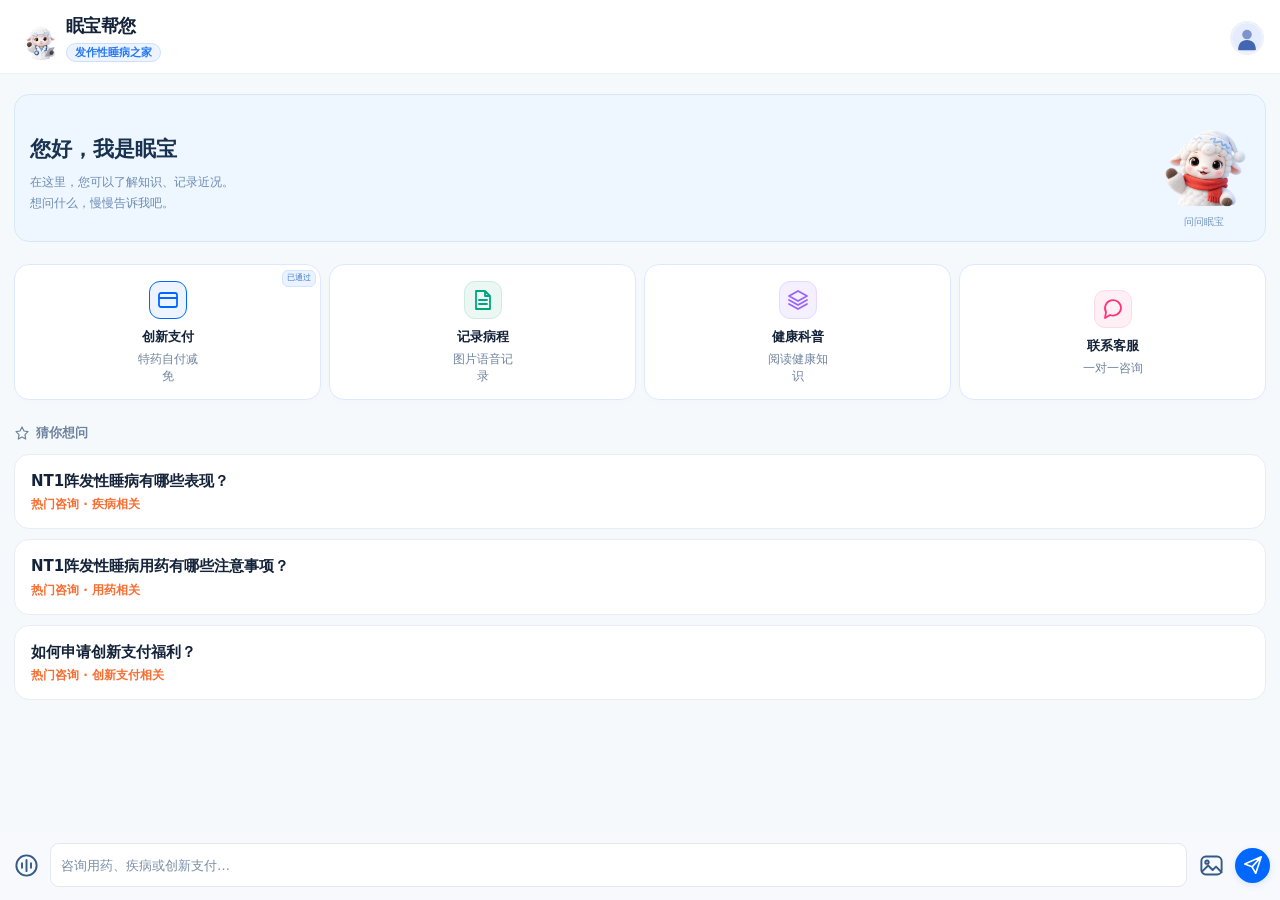
<file: mianbao-service/index.html>
<!DOCTYPE html>
<html lang="zh-CN">
<head>
  <meta charset="UTF-8">
  <meta name="viewport" content="width=device-width, initial-scale=1, viewport-fit=cover">
  <meta name="theme-color" content="#f5f9fc">
  <title>眠宝帮您 · 发作性睡病之家</title>
  <link rel="stylesheet" href="styles.css?v=assistant-education-20261019">
  <link rel="stylesheet" href="embedded.css?v=assistant-education-20261019">
</head>
<body>
  <div class="desktop-layout">
    <aside class="notes-panel" id="notesPanel" aria-label="演示说明编辑区">
      <div class="panel-heading"><div><span class="eyebrow">发作性睡病之家 · 眠宝帮您</span><h2>演示说明</h2></div><span class="notes-icon" aria-hidden="true">✎</span></div>
      <p class="panel-desc">记录演示要点、需求补充或评审意见。</p>
      <label class="sr-only" for="notesInput">填写演示说明</label>
      <textarea id="notesInput" maxlength="20000" placeholder="在这里写入说明…&#10;&#10;例如：&#10;· 本次需要演示的流程&#10;· 当前场景的说明&#10;· 需要确认的业务规则" spellcheck="false"></textarea>
      <div class="notes-meta"><span id="notesStatus" role="status">正在读取说明…</span><span id="notesCount">0 / 20000</span></div>
      <div class="notes-actions"><button class="primary-button" id="saveNotesButton">保存说明</button><button class="secondary-button" id="exportNotesButton">导出文本</button></div>
      <button class="secondary-button clear-chat-button" id="clearChatButton" type="button">清空聊天记录</button>
      <p class="notes-storage-hint" id="notesStorageHint">通过本地服务保存至项目目录；直接打开文件时保存到当前浏览器。</p>
      <a class="business-review-link" href="业务评审.md" target="_blank" rel="noopener">查看业务评审与待确认项 ↗</a>
    </aside>
    <div class="device-stage" id="deviceStage">
    <div class="device-viewport">
    <main class="device" id="device">
      <div class="phone-statusbar" aria-hidden="true"><span>9:41</span><div class="dynamic-island"></div><div class="phone-status-icons"><svg viewBox="0 0 24 16"><path d="M2 14v-3m5 3V8m5 6V5m5 9V2"/><path d="M21 3h1v9h-1"/></svg><span class="phone-battery"></span></div></div>
      <section id="assistantPaymentPage" class="assistant-payment-page" aria-label="创新支付" hidden></section>
      <header class="app-header">
        <div class="app-logo" id="appLogo"><img src="assets/mianbao-doctor.webp" alt="眠宝"></div>
        <div class="header-copy"><h2 id="headerTitle">眠宝帮您</h2><span id="headerBadge">发作性睡病之家</span></div>
        <button class="avatar" id="profileButton" aria-label="打开我的服务"><svg viewBox="0 0 44 44" aria-hidden="true"><circle cx="22" cy="22" r="22" fill="#E5ECFF"/><circle cx="22" cy="17" r="7" fill="#7E94CF"/><path d="M9 40c0-10 5-15 13-15s13 5 13 15" fill="#4266B2"/></svg></button>
      </header>
      <section class="app-body" id="appBody" aria-label="发作性睡病之家 · 眠宝服务内容"></section>
      <div class="chat-bottom" id="chatBottom">
        <div class="conversation-actions" id="conversationActions" aria-label="快捷服务，可左右滑动" hidden><button id="paymentFloat" class="conversation-action"></button><button class="conversation-action" data-action="recordJourney">记录病程</button><button class="conversation-action" data-action="medications">用药记录</button><button class="conversation-action" data-action="call">真人客服</button><button class="conversation-action" data-action="education">健康科普</button></div>
        <div id="composerContext" class="composer-context" hidden></div>
        <div id="composerTools" class="composer-tools"></div>
        <input id="composerImageInput" type="file" accept="image/*" hidden>
        <form class="composer" id="chatForm">
          <button id="assistantVoiceButton" class="assistant-composer-icon" type="button" aria-label="发送语音" title="语音输入"><svg viewBox="0 0 24 24" aria-hidden="true"><circle cx="12" cy="12" r="9"/><path d="M8 10v4m4-7v10m4-7v4"/></svg></button><label class="sr-only" for="chatInput">输入您的问题</label>
          <input id="chatInput" autocomplete="off" placeholder="咨询用药、疾病或创新支付…" maxlength="2000">
          <button id="assistantImageButton" class="assistant-composer-icon" type="button" aria-label="发送图片" title="发送图片"><svg viewBox="0 0 24 24" aria-hidden="true"><rect x="3" y="4" width="18" height="16" rx="4"/><circle cx="8" cy="9" r="1.5"/><path d="m4 17 5-5 4 4 3-3 5 5"/></svg></button><button class="send-button" type="submit" aria-label="发送问题"></button>
        </form>
      </div>
      <div class="modal-root" id="modalRoot"></div><dialog id="assistantWorkflowDialog" class="assistant-workflow-dialog" aria-labelledby="assistantWorkflowTitle"></dialog>
      <div class="toast" id="toast" role="status" hidden></div>
    </main>
    </div>
    <div class="device-caption">iPhone 17 · 402 × 874 模拟视口 <span id="deviceScaleLabel"></span></div>
    </div>
    <aside class="demo-panel" id="demoPanel">
      <div class="panel-heading"><div><span class="eyebrow">眠宝服务</span><h2>服务状态</h2></div></div>
      <p class="panel-desc">查看不同入组和申请状态对应的服务流程。</p>
      <label class="control-label" for="enrollmentSelect">患者当前状态</label>
      <select id="enrollmentSelect">
        <optgroup label="入组前"><option value="unsubmitted">未提交入组资料</option><option value="supplement">材料待补充</option><option value="enrollReview">入组审核中</option><option value="enrollRejected">入组审核被驳回</option></optgroup>
        <optgroup label="入组后"><option value="noApplication">已入组 · 未申请</option><option value="orderRejected">申请被拒绝</option><option value="orderReview">申请审核中</option><option value="approved" selected>申请已通过</option></optgroup>
      </select>
      <label class="control-label" for="paymentTypeSelect">福利申请方式</label>
      <div class="segmented" id="typeControl"><button data-type="direct" class="active">直付</button><button data-type="reimburse">后报销</button></div>
      <div id="orderControls">
        <label class="control-label" for="orderStatusSelect">最新订单状态</label>
        <select id="orderStatusSelect"></select>
        <p class="control-help" id="statusHelp"></p>
      </div>
      <div class="scenario-explanation" id="scenarioExplanation"></div>
      <div class="panel-divider"></div><button class="secondary-button clear-chat-button" id="serviceClearChatButton" type="button">清空聊天记录</button>
      <span class="control-label">一键体验</span>
      <div class="demo-shortcuts">
        <button data-demo="multi">多意图问答 <span>↗</span></button>
        <button data-demo="unknown">超出意图范围 <span>↗</span></button>
        <button data-demo="link">消息卡片进入订单 <span>↗</span></button>
      </div>
      <button class="reset-button" id="resetButton">重置服务数据</button>
      
    </aside>
  </div>
  <section class="compact-notes" id="compactNotes" hidden><button id="compactNotesButton">✎ 编辑演示说明</button></section>
  
  <script src="care.js?v=assistant-education-20261019"></script>
  <script src="app.js?v=assistant-education-20261019"></script>
  <script src="embedded.js?v=assistant-education-20261019"></script>
</body>
</html>
</file>
<file: releases/20261124-ba4a08201329/styles.css>
:root{--navy:#172a56;--blue:#3269d7;--blue2:#5d8fee;--bg:#eef5ff;--paper:#fff;--muted:#697995;--line:#e4ebf7;--coral:#ff796f;--mint:#dff5ef;--purple:#8c70d8;--shadow:0 10px 26px rgba(44,80,145,.08)}
*{box-sizing:border-box}html,body{margin:0;min-height:100%;font-family:'Noto Sans SC','PingFang SC','Microsoft YaHei',sans-serif;color:var(--navy)}body{background:radial-gradient(circle at 16% 30%,#cddfff 0,transparent 28%),linear-gradient(135deg,#e7f1ff,#f5f8ff);display:flex;align-items:center;justify-content:center;gap:8vw;padding:28px}button,input,select,textarea{font:inherit}button{cursor:pointer}button:focus-visible,input:focus-visible,select:focus-visible,textarea:focus-visible{outline:3px solid #88b4ff;outline-offset:2px}.desktop-note{width:360px;max-width:30vw;align-self:center}.desktop-note__mark{width:74px;height:74px;border-radius:24px;background:var(--blue);color:white;padding:13px 16px;font-size:24px;line-height:1.05;font-weight:800;box-shadow:0 16px 30px #3269d74a}.desktop-note__mark span{font-size:11px;letter-spacing:1px}.desktop-note h1{font-size:clamp(32px,3.4vw,54px);line-height:1.28;letter-spacing:-2px;margin:32px 0 18px}.desktop-note p{font-size:15px;line-height:1.9;color:#526585;max-width:310px}.desktop-note__key{margin-top:34px;font-size:12px;color:#667a99}.key-dot{display:inline-block;width:8px;height:8px;border-radius:50%;background:#47be9f;margin-right:7px}.device{width:390px;height:min(850px,calc(100vh - 42px));min-height:650px;background:var(--bg);border:8px solid #f9fbff;border-radius:42px;box-shadow:0 28px 80px rgba(31,71,135,.25),0 0 0 1px #cbd9f0;overflow:hidden;position:relative;flex:none}.device__status{height:36px;padding:10px 24px 0;display:flex;justify-content:space-between;font-size:11px;font-weight:800;background:#eaf3ff}.app{height:calc(100% - 104px);overflow-y:auto;scrollbar-width:none}.app::-webkit-scrollbar{display:none}.tabbar{position:absolute;bottom:0;left:0;right:0;height:68px;background:#fff;display:flex;justify-content:space-around;border-top:1px solid var(--line);padding-bottom:5px}.tab{border:0;background:none;color:#8290aa;min-width:20%;display:flex;flex-direction:column;align-items:center;gap:2px;justify-content:center;font-size:10px}.tab .icon{font-size:21px;line-height:1}.tab.active{color:var(--blue);font-weight:700}.page{padding:19px 17px 28px;min-height:100%}.page--home{background:linear-gradient(180deg,#d9eaff 0,#edf5ff 300px,#eef5ff 100%)}.page--special{background:linear-gradient(180deg,#e8f2ff,#eef5ff 260px)}.page--ai{background:linear-gradient(180deg,#dceaff,#eef5ff 350px)}.page--rights{background:linear-gradient(180deg,#e8f1ff,#eef5ff 280px)}.page--detail{background:#f4f8ff}.page-head{display:flex;align-items:center;justify-content:space-between;margin-bottom:20px}.page-head h1{font-size:22px;line-height:1.3;margin:0;letter-spacing:-.6px}.page-head .sub{color:var(--muted);font-size:12px;margin:5px 0 0}.page-head__action{border:0;background:#ffffffa9;border-radius:50%;width:34px;height:34px;color:var(--navy);font-size:18px}.back{border:0;background:#fff;border-radius:12px;color:var(--navy);width:34px;height:34px;font-size:22px;line-height:1}.detail-head{display:flex;align-items:center;gap:12px;margin-bottom:22px}.detail-head h1{font-size:21px;margin:0}.detail-head p{font-size:11px;color:var(--muted);margin:4px 0 0}.card{background:var(--paper);border:1px solid #eaf0f9;border-radius:19px;padding:17px;margin-bottom:12px;box-shadow:var(--shadow)}.card.flat{box-shadow:none}.card.tint-blue{background:#e7f0ff;border-color:#dce9ff}.card.tint-coral{background:#fff1ee;border-color:#ffe2dd}.card.tint-mint{background:#e6f8f2;border-color:#d5f0e6}.section-title{font-size:16px;margin:22px 1px 12px;font-weight:800;display:flex;align-items:center;justify-content:space-between}.section-title small{color:#8090ab;font-size:11px;font-weight:500}.hero{background:linear-gradient(130deg,#fff 0,#e3efff 72%,#d4e7ff);border-radius:23px;padding:22px 19px 18px;min-height:186px;position:relative;overflow:hidden;margin-bottom:14px;box-shadow:var(--shadow)}.hero h2{font-size:23px;line-height:1.35;margin:0 0 8px;max-width:210px}.hero p{font-size:12px;color:#5e7192;margin:0;max-width:220px;line-height:1.55}.hero .mascot{position:absolute;right:10px;bottom:-15px;font-size:106px;filter:drop-shadow(0 12px 7px #7695be38);transform:rotate(-9deg)}.hero .bubble{position:absolute;bottom:17px;left:18px;background:#fff;border-radius:14px 14px 14px 3px;padding:8px 11px;font-size:11px;max-width:205px;box-shadow:0 4px 14px #547db32a}.moods{display:flex;gap:7px;justify-content:space-between}.mood{background:#f6f9ff;border:1px solid transparent;border-radius:12px;padding:9px 2px 7px;flex:1;color:#687c9d;font-size:10px;display:flex;align-items:center;flex-direction:column;gap:4px;white-space:nowrap}.mood span{font-size:24px}.mood.selected{background:#e6f0ff;border-color:#95bafa;color:var(--blue);font-weight:700}.quick-grid{display:grid;grid-template-columns:repeat(4,1fr);gap:10px 5px}.quick{background:none;border:0;color:#536785;font-size:10px;display:flex;align-items:center;flex-direction:column;gap:6px;padding:4px 0;line-height:1.25}.quick .glyph{display:grid;place-items:center;width:39px;height:39px;border-radius:13px;background:#e6efff;font-size:19px;color:var(--blue)}.quick:nth-child(2n) .glyph{background:#e9f7f4}.quick:nth-child(3n) .glyph{background:#fff0ec}.task{display:flex;align-items:center;gap:11px;text-align:left;width:100%;border:0;background:#fff;border-radius:17px;padding:15px;margin-bottom:10px;box-shadow:var(--shadow);color:var(--navy)}.task .taskicon{width:47px;height:47px;display:grid;place-items:center;border-radius:15px;background:#e8f0ff;font-size:25px;flex:none}.task .taskbody{flex:1}.task strong{font-size:13px}.task small{display:block;color:var(--muted);font-size:10px;margin-top:4px}.task .arrow{color:#9fb0cb;font-size:20px}.row{display:flex;align-items:center;gap:11px;width:100%;border:0;background:transparent;color:var(--navy);text-align:left;padding:12px 0;border-bottom:1px solid var(--line)}.row:last-child{border-bottom:0}.row .rowicon{width:38px;height:38px;border-radius:12px;background:#e8f0ff;display:grid;place-items:center;font-size:19px;flex:none}.row .rowbody{flex:1}.row strong{font-size:13px}.row small{display:block;color:var(--muted);font-size:10px;margin-top:3px}.row .arrow{font-size:20px;color:#a9b8ce}.metric{display:flex;align-items:center;justify-content:space-between}.metric strong{font-size:25px;color:var(--blue)}.metric small{color:var(--muted);font-size:11px}.chart{height:130px;display:flex;align-items:end;gap:7px;padding:10px 0 2px}.barcol{display:flex;align-items:center;flex-direction:column;justify-content:end;flex:1;height:100%;gap:5px}.bar{width:20px;min-height:3px;background:linear-gradient(#79a5fa,#3972df);border-radius:6px 6px 2px 2px}.bar.coral{background:linear-gradient(#ffb0a6,#f97c75)}.barcol small{color:#8492a8;font-size:9px}.chips{display:flex;gap:7px;flex-wrap:wrap}.chip{border:1px solid #dce6f5;background:#fff;border-radius:999px;padding:7px 11px;font-size:11px;color:#5c6e8b}.chip.selected{background:var(--blue);color:white;border-color:var(--blue)}.btn{border:0;border-radius:13px;background:var(--blue);color:white;font-size:13px;font-weight:700;padding:13px 16px;min-height:44px}.btn.secondary{background:#e8f0ff;color:var(--blue)}.btn.ghost{background:#fff;color:var(--blue);border:1px solid #cfe0ff}.btn.danger{background:#fff1ef;color:#d75855}.btn.full{width:100%}.btn:disabled{opacity:.48;cursor:not-allowed}.button-row{display:flex;gap:9px}.button-row .btn{flex:1}.form-field{margin:15px 0}.form-field label{display:block;font-weight:700;font-size:12px;margin-bottom:7px}.form-field input,.form-field textarea,.form-field select{width:100%;border:1px solid #dbe5f4;background:white;border-radius:12px;padding:12px;color:var(--navy);font-size:13px;min-height:44px}.form-field textarea{min-height:88px;resize:vertical}.help{font-size:11px;color:var(--muted);line-height:1.65;margin:7px 0}.notice{font-size:11px;line-height:1.65;color:#687a97;background:#e9f0fa;border-radius:12px;padding:10px 12px;margin:12px 0}.notice.warn{background:#fff0e8;color:#9a5a3a}.empty{text-align:center;padding:28px 12px;color:var(--muted);font-size:12px;line-height:1.7}.empty .icon{font-size:35px;display:block;margin-bottom:8px}.count{font-size:34px;color:var(--blue);font-weight:800;letter-spacing:-1px}.pill{display:inline-block;border-radius:999px;padding:5px 8px;font-size:10px;background:#e9f1ff;color:var(--blue);font-weight:700}.item{border-bottom:1px solid var(--line);padding:12px 0;font-size:12px}.item:last-child{border:0}.item strong{display:block;font-size:13px}.item small{display:block;color:var(--muted);margin-top:4px;line-height:1.5}.item-action{display:flex;align-items:center;justify-content:space-between;gap:10px}.item-action button{border:0;background:#eef4ff;color:var(--blue);border-radius:9px;padding:7px 10px;font-size:11px}.ai-hero{display:flex;gap:12px;align-items:center;background:linear-gradient(120deg,#deebff,#f3f8ff);padding:17px;border-radius:21px;margin-bottom:13px}.ai-hero .mascot{font-size:73px}.ai-hero h2{font-size:16px;margin:0 0 6px}.ai-hero p{font-size:11px;color:#5d7192;line-height:1.6;margin:0}.chat{display:flex;flex-direction:column;gap:10px;min-height:280px}.bubble-chat{max-width:88%;padding:11px 12px;border-radius:14px;font-size:12px;line-height:1.7;background:white;align-self:flex-start;white-space:pre-wrap}.bubble-chat.user{background:#dceaff;align-self:flex-end}.chat-compose{display:flex;gap:8px;margin-top:16px}.chat-compose input{flex:1;min-width:0;border:1px solid #dce6f5;border-radius:12px;padding:10px}.points{background:linear-gradient(110deg,#fff3f0,#ffe6e0);border-radius:19px;padding:19px;display:flex;justify-content:space-between;align-items:center;margin-bottom:12px}.points strong{font-size:30px;color:#e96d5e}.points .gift{font-size:49px}.product{display:flex;gap:12px;align-items:center}.product .product-emoji{font-size:37px;width:58px;height:58px;background:#f1f5ff;border-radius:15px;display:grid;place-items:center}.product .product-body{flex:1}.product strong{font-size:13px}.product small{display:block;color:var(--muted);font-size:10px;margin-top:4px}.stepper{display:flex;gap:8px;justify-content:space-between;margin-bottom:20px}.stepper span{flex:1;height:5px;border-radius:99px;background:#dce7f8}.stepper span.on{background:var(--blue)}.question{font-size:15px;line-height:1.6;font-weight:700;margin:10px 0 16px}.choice{width:100%;border:1px solid #dce6f5;background:white;border-radius:12px;padding:12px;margin:5px 0;text-align:left;color:var(--navy);font-size:12px}.choice.selected{border-color:var(--blue);background:#e9f1ff;color:var(--blue);font-weight:700}.game-grid{display:grid;grid-template-columns:repeat(5,1fr);gap:8px}.game-tile{aspect-ratio:1;border:1px solid #dce6f5;border-radius:12px;background:white;font-size:23px}.game-tile.hit{background:#dff5ef}.game-tile.miss{background:#fff0ee}.toggle{display:flex;align-items:center;gap:10px;font-size:12px}.toggle input{width:18px;height:18px}.toast{position:fixed;bottom:30px;left:50%;transform:translateX(-50%) translateY(20px);background:#1b315b;color:#fff;border-radius:12px;padding:11px 16px;font-size:12px;box-shadow:0 12px 25px #1b315b3a;opacity:0;pointer-events:none;transition:.2s;z-index:30;max-width:min(320px,90vw);text-align:center}.toast.show{opacity:1;transform:translateX(-50%) translateY(0)}@media(max-width:800px){body{padding:0;background:var(--bg)}.desktop-note{display:none}.device{width:100%;height:100dvh;min-height:0;border:0;border-radius:0;box-shadow:none}.app{height:calc(100% - 104px)}}@media(prefers-reduced-motion:reduce){*,*:before,*:after{scroll-behavior:auto!important;transition-duration:.01ms!important;animation-duration:.01ms!important}}

/* Desktop requirement companion: follows the active screen. */
body { gap: 26px; padding: 16px; }
.requirement-panel {
  width: clamp(285px, 34vw, 360px);
  height: min(850px, calc(100vh - 42px));
  min-height: 650px;
  flex: none;
  overflow-y: auto;
  scrollbar-width: thin;
  background: rgba(255,255,255,.86);
  border: 1px solid #dce8fa;
  border-radius: 27px;
  padding: 24px 25px 18px;
  box-shadow: 0 18px 55px rgba(41,79,142,.10);
}
.req-header { display: flex; align-items: center; justify-content: space-between; gap: 8px; padding-bottom: 25px; border-bottom: 1px solid var(--line); }
.req-brand { display: flex; align-items: center; gap: 8px; font-size: 21px; font-weight: 800; color: var(--blue); }
.req-brand span { color: #8392aa; font-size: 10px; font-weight: 600; padding-left: 8px; border-left: 1px solid #c9d8ee; }
.req-live { white-space: nowrap; font-size: 10px; color: #5e7192; background: #eef4ff; border-radius: 99px; padding: 6px 8px; }
.req-live i { display: inline-block; width: 6px; height: 6px; background: #41b995; border-radius: 50%; margin-right: 3px; }
.req-location { margin-top: 26px; color: #7590ba; font-size: 11px; font-weight: 600; }
.req-location span { color: #b5c3d7; padding: 0 3px; }
.req-title-row { display: flex; flex-direction: column; align-items: flex-start; gap: 9px; margin: 10px 0 0; }
.req-title-row h2 { margin: 0; font-size: 28px; line-height: 1.28; letter-spacing: -.8px; }
.req-origin { display: inline-block; background: #e7efff; color: #3e6bba; border-radius: 7px; font-size: 10px; padding: 5px 8px; font-weight: 700; }
.req-goal { color: #425b84; font-size: 13px; line-height: 1.85; margin: 18px 0 0; }
.req-section { margin-top: 29px; padding-top: 18px; border-top: 1px solid var(--line); }
.req-section h3 { font-size: 12px; margin: 0 0 13px; color: #1e3d73; }
.req-section ol { margin: 0; padding-left: 20px; color: #506482; font-size: 12px; line-height: 1.8; }
.req-section li { padding-left: 3px; margin-bottom: 9px; }
.req-section li::marker { color: var(--blue); font-weight: 800; }
.req-section p { color: #506482; font-size: 12px; line-height: 1.8; margin: 0; }
.req-section--pending { border-top: 0; border-radius: 15px; background: #f0f5ff; padding: 15px; margin-top: 22px; }
.req-section--pending h3 { margin-bottom: 7px; }
.req-footer { color: #7a8ba5; font-size: 10px; margin-top: 23px; padding-bottom: 5px; }
@media (max-width: 800px) { .requirement-panel { display: none; } body { padding: 0; } }
@media (max-height: 690px) and (min-width: 801px) { .requirement-panel { min-height: 0; } .device { min-height: 0; } }

/* Editable descriptions on the companion panel. */
.req-title-actions { display: flex; align-items: center; flex-wrap: wrap; gap: 8px; }
.req-edit-button { border: 1px solid #b9cff2; background: #fff; color: var(--blue); border-radius: 8px; padding: 6px 9px; font-size: 10px; font-weight: 700; }
.req-edit-button:hover { background: #edf4ff; }
.req-edit-title { font-size: 23px; margin: 11px 0 4px; line-height: 1.3; }
.req-edit-help { color: #617694; line-height: 1.6; font-size: 11px; margin: 0 0 20px; }
.req-edit-form { display: flex; flex-direction: column; gap: 17px; }
.req-edit-form label { display: block; font-size: 11px; font-weight: 700; color: #264372; }
.req-edit-form label small { font-size: 10px; font-weight: 500; color: #8293aa; }
.req-edit-form input,
.req-edit-form textarea { display: block; width: 100%; margin-top: 7px; padding: 10px 11px; border: 1px solid #d4e2f5; border-radius: 11px; background: white; color: var(--navy); font-size: 12px; line-height: 1.6; font-weight: 400; resize: vertical; }
.req-edit-form input { min-height: 39px; }
.req-edit-form textarea { min-height: 62px; }
.req-edit-form textarea[name="interactions"] { min-height: 138px; }
.req-edit-actions { display: flex; gap: 8px; position: sticky; bottom: -18px; background: linear-gradient(to bottom,rgba(255,255,255,.93),#fff 30%); padding: 13px 0 17px; margin-top: -3px; z-index: 1; }
.req-edit-actions button { min-height: 40px; border-radius: 10px; font-size: 12px; font-weight: 700; }
.req-cancel { flex: 1; border: 1px solid #d4e2f5; background: white; color: #5c6f8b; }
.req-save { flex: 1.5; border: 0; background: var(--blue); color: white; }
.req-reset-button { border: 0; background: transparent; color: #7a8ba5; padding: 6px 2px; font-size: 10px; text-decoration: underline; text-underline-offset: 2px; }

/* Three-part review workspace: requirements / prototype / feedback. */
body { gap: clamp(12px,1.8vw,26px); padding: 12px; }
.device { width: clamp(310px,34vw,390px); }
.requirement-panel,
.feedback-panel { width: clamp(205px,26vw,340px); height: min(850px,calc(100vh - 42px)); min-height: 650px; flex: none; overflow-y: auto; scrollbar-width: thin; }
.requirement-panel { padding: 22px clamp(15px,2vw,25px) 18px; }
.feedback-panel { background: rgba(255,255,255,.91); border: 1px solid #dce8fa; border-radius: 27px; padding: 22px clamp(15px,2vw,25px) 18px; box-shadow: 0 18px 55px rgba(41,79,142,.10); }
.req-section--feedback { border-top: 0; border-left: 3px solid #ef9c66; border-radius: 12px; background: #fff5ed; padding: 15px; }
.req-section--feedback h3 { display: flex; justify-content: space-between; gap: 6px; align-items: center; }
.req-section--feedback h3 span { color: #b46b36; font-size: 10px; white-space: nowrap; }
.req-section--feedback p { white-space: normal; overflow-wrap: anywhere; }
.feedback-header { display: flex; justify-content: space-between; align-items: center; gap: 7px; border-bottom: 1px solid var(--line); padding-bottom: 23px; }
.feedback-mark { color: var(--blue); font-weight: 800; font-size: 20px; white-space: nowrap; }
.feedback-file { background: #eaf2ff; color: #5276b2; border-radius: 99px; padding: 6px 8px; font-size: 9px; white-space: nowrap; }
.feedback-close { display: none; border: 0; background: transparent; color: #7184a4; font-size: 22px; line-height: 1; }
.feedback-location { margin-top: 26px; color: #7590ba; font-size: 11px; font-weight: 700; }
.feedback-panel h2 { margin: 11px 0 12px; font-size: 25px; line-height: 1.3; letter-spacing: -.6px; }
.feedback-intro { font-size: 12px; line-height: 1.75; color: #526a8c; margin: 0 0 26px; }
.feedback-label { display: block; color: #254375; font-size: 12px; font-weight: 800; margin-bottom: 10px; }
.feedback-panel textarea { display: block; width: 100%; min-height: 240px; height: min(38vh,350px); border: 1px solid #cbdcf3; background: #f9fbff; border-radius: 14px; padding: 13px 12px; color: var(--navy); font-size: 12px; line-height: 1.7; resize: vertical; }
.feedback-panel textarea::placeholder { color: #98a7bf; }
.feedback-counter { text-align: right; color: #8a9bb3; font-size: 10px; margin: 7px 0 14px; }
.feedback-save { border: 0; border-radius: 11px; color: white; background: var(--blue); width: 100%; min-height: 44px; font-size: 12px; font-weight: 800; }
.feedback-save:disabled { opacity: .6; }
.feedback-status { color: #6680a3; font-size: 10px; line-height: 1.6; margin: 12px 0 0; }
.feedback-hint { border-top: 1px solid var(--line); color: #7c8daa; font-size: 10px; line-height: 1.7; padding-top: 15px; margin-top: 27px; }
.feedback-toggle { display: none; }
@media (max-width: 800px) {
  body { padding: 0; gap: 0; }
  .device { width: 100%; }
  .requirement-panel { display: none; }
  .feedback-panel { display: block; position: fixed; z-index: 40; top: 0; right: 0; width: min(88vw,370px); height: 100dvh; min-height: 0; border-radius: 22px 0 0 22px; transform: translateX(103%); transition: transform .22s ease; box-shadow: -16px 0 45px rgba(24,50,95,.2); }
  body.feedback-open .feedback-panel { transform: translateX(0); }
  .feedback-toggle { display: block; position: fixed; z-index: 39; top: 44px; right: 14px; border: 0; background: var(--blue); color: white; border-radius: 99px; padding: 9px 12px; font-size: 11px; font-weight: 700; box-shadow: 0 7px 16px #244d9555; }
  body.feedback-open .feedback-toggle { display: none; }
  .feedback-close { display: block; }
}
@media (max-height: 690px) and (min-width: 801px) { .feedback-panel { min-height: 0; } }

/* 首页：状态选择与眠宝展示使用同一张卡片。 */
.page-head--home { margin-bottom: 16px; }
.page-head--home h1 { max-width: 100%; overflow-wrap: anywhere; }
.home-checkin { overflow: hidden; margin-bottom: 16px; border: 1px solid #e3ecfb; border-radius: 21px; background: #fff; box-shadow: var(--shadow); }
.home-checkin .moods { padding: 13px 12px 11px; gap: 5px; }
.home-checkin .mood { min-width: 0; padding: 8px 1px 7px; font-size: 10px; line-height: 1.35; }
.home-checkin .mood span { line-height: 1; }
.home-checkin__story { display: grid; grid-template-columns: minmax(0,1fr) 124px; align-items: center; min-height: 158px; padding: 10px 9px 0 16px; background: linear-gradient(115deg,#edf5ff 0%,#e0edff 100%); }
.home-checkin__copy { min-width: 0; align-self: center; padding: 10px 0 15px; position: relative; z-index: 1; }
.home-checkin__copy h2 { font-size: 18px; line-height: 1.4; margin: 0 0 10px; overflow-wrap: anywhere; }
.home-checkin__copy p { color: #526887; font-size: 11px; line-height: 1.55; margin: 0; overflow-wrap: anywhere; }
.home-checkin__mascot { display: block; width: 124px; height: 148px; max-width: 100%; object-fit: contain; object-position: center bottom; align-self: end; filter: drop-shadow(0 9px 8px rgba(78,111,165,.16)); }
@media (max-width: 360px) { .home-checkin__story { grid-template-columns: minmax(0,1fr) 108px; padding-left: 13px; } .home-checkin__copy h2 { font-size: 16px; } .home-checkin__mascot { width: 108px; height: 137px; } }

/* 第二轮原型：首页紧凑卡片、专病弹窗与服务页面。 */
.home-checkin .moods { padding: 10px 10px 9px; }
.home-checkin .mood { padding: 7px 1px 6px; }
.home-checkin .mood:disabled { cursor: default; opacity: .72; }
.home-checkin .mood.selected:disabled { opacity: 1; }
.home-checkin__story { display: block; position: relative; min-height: 139px; padding: 12px 13px 7px; }
.home-checkin__story h2 { position: relative; z-index: 1; margin: 0; font-size: 16px; line-height: 1.35; letter-spacing: -.5px; white-space: nowrap; }
.home-checkin__copy { width: calc(100% - 119px); padding: 0; margin-top: 13px; }
.home-checkin__copy p { font-size: 10px; }
.home-checkin__mascot { position: absolute; right: 6px; bottom: 0; width: 119px; height: 116px; }
@media (max-width: 360px) { .home-checkin__story { min-height: 130px; padding-left: 12px; } .home-checkin__story h2 { font-size: 14px; } .home-checkin__copy { width: calc(100% - 103px); } .home-checkin__mascot { width: 106px; height: 108px; } }
.period-controls { display: inline-flex; align-items: center; gap: 4px; }
.period-controls button { width: 24px; height: 24px; padding: 0; border: 0; border-radius: 7px; background: #edf3ff; color: var(--blue); font-size: 19px; line-height: 1; }
.period-controls small { min-width: 69px; text-align: center; font-size: 10px; color: #647b9e; }
.trend-title,.scale-title { margin: 0 0 6px; font-size: 14px; gap: 5px; }
.scale-title .period-controls small { min-width: 35px; font-weight: 800; font-size: 11px; color: var(--blue); }
.scale-dots { display: flex; justify-content: center; gap: 5px; margin: 2px 0 4px; }
.scale-dots span { width: 5px; height: 5px; border-radius: 99px; background: #c9d6eb; }
.scale-dots span.active { width: 15px; background: var(--blue); }
.scale-caption { text-align: center; font-size: 10px; color: #7387a5; margin: 7px 0 14px; }
.scale-card .chart { height: 105px; }
.scale-card .button-row .btn { padding: 10px 5px; font-size: 11px; }
.device--no-tabs .tabbar { display: none; }
.device--no-tabs .app { height: calc(100% - 36px); }
#sheet-root { position: absolute; inset: 0; z-index: 20; pointer-events: none; }
#sheet-root:empty { display: none; }
.sheet-backdrop { position: absolute; inset: 0; background: rgba(25,49,88,.28); pointer-events: auto; }
.bottom-sheet { position: absolute; bottom: 0; left: 0; right: 0; max-height: calc(100% - 60px); display: flex; flex-direction: column; background: #fff; border-radius: 22px 22px 0 0; box-shadow: 0 -12px 35px rgba(29,62,111,.16); pointer-events: auto; }
.sheet-handle { width: 34px; height: 4px; background: #d7e2f2; border-radius: 99px; margin: 9px auto 2px; flex: none; }
.sheet-heading { display: flex; align-items: center; justify-content: space-between; padding: 8px 18px 11px; border-bottom: 1px solid #edf1f8; flex: none; }
.sheet-heading h2 { margin: 0; font-size: 16px; }
.sheet-heading button { border: 0; background: #eef3fb; color: #55719d; border-radius: 50%; width: 28px; height: 28px; font-size: 19px; line-height: 1; }
.sheet-body { padding: 10px 18px 22px; overflow-y: auto; min-height: 0; }
.sheet-note { color: #6a7d9b; font-size: 11px; line-height: 1.65; margin: 0 0 12px; }
.sheet-body .form-field { margin: 10px 0; }
.sheet-body .form-field textarea { min-height: 63px; }
.sheet-body .btn { margin-top: 9px; }
.pharmacy-map { position: relative; height: min(53vh,420px); min-height: 295px; overflow: hidden; border-radius: 19px; background: #dae9f9; border: 1px solid #d3e2f5; }
.pharmacy-map iframe { width: 100%; height: 100%; border: 0; }
.pharmacy-map__placeholder { display: flex; flex-direction: column; align-items: center; justify-content: center; height: 100%; background: linear-gradient(45deg,#e6f1fd 25%,#dcecfb 25%,#dcecfb 50%,#e6f1fd 50%,#e6f1fd 75%,#dcecfb 75%); background-size: 40px 40px; color: #5b7ba7; text-align: center; }
.pharmacy-map__placeholder span { font-size: 54px; color: #4c82dc; }
.pharmacy-map__placeholder strong { font-size: 16px; }
.pharmacy-map__placeholder small { margin-top: 5px; font-size: 11px; }
.pharmacy-map__attribution { font-size: 10px; line-height: 1.5; color: #7a8ba2; margin: 8px 2px 17px; }
.location-consent { text-align: center; padding: 10px 0 0; }
.location-consent > span { display: inline-grid; place-items: center; width: 55px; height: 55px; border-radius: 18px; background: #e8f0ff; color: var(--blue); font-size: 29px; }
.location-consent h3 { font-size: 16px; margin: 11px 0 6px; }
.location-consent p { text-align: left; color: #617695; font-size: 11px; line-height: 1.7; margin: 0 0 11px; }
.pharmacy-place { display: flex; align-items: flex-start; gap: 10px; padding: 11px 0; border-bottom: 1px solid #edf2f8; }
.pharmacy-place__number { display: grid; place-items: center; width: 24px; height: 24px; background: #e6f0ff; color: var(--blue); border-radius: 8px; font-size: 11px; font-weight: 800; flex: none; }
.pharmacy-place strong { display: block; font-size: 12px; }
.pharmacy-place small { display: block; font-size: 10px; color: #8191a9; line-height: 1.5; margin-top: 3px; }
.coming-soon { min-height: 52vh; display: grid; place-items: center; color: #8aa1c1; font-size: 27px; font-weight: 800; letter-spacing: 3px; }
.photo-history { display: flex; align-items: center; gap: 9px; padding: 9px 0; border-bottom: 1px solid #eef2f8; font-size: 11px; }
.photo-history img { width: 44px; height: 44px; border-radius: 7px; object-fit: cover; }
.photo-history small { display: block; color: #8493aa; margin-top: 3px; }
.photo-history__delete { margin-left: auto; padding: 5px 7px; border: 0; border-radius: 7px; background: #fff1ef; color: #c85c58; font-size: 10px; }
.sheet-history { border-top: 1px solid #e8eef7; margin-top: 16px; padding-top: 13px; }
#scalePhotoPreview img { display: block; width: 72px; height: 72px; object-fit: cover; border-radius: 8px; margin: 7px 0; }
.ai-welcome { height: 220px; position: relative; overflow: hidden; margin: 0 -4px 12px; border-radius: 21px; background: radial-gradient(circle at 18% 62%,#f6fbff 0,#dceaff 45%,#c8dcff 100%); }
.ai-welcome img { position: absolute; left: 5px; bottom: -5px; width: 187px; height: 202px; object-fit: contain; object-position: bottom; filter: drop-shadow(0 8px 9px rgba(64,99,158,.14)); }
.ai-welcome__bubble { position: absolute; z-index: 1; top: 25px; right: 10px; width: 120px; padding: 12px 10px; border-radius: 15px 15px 15px 3px; background: #fff; color: #405b87; font-size: 12px; line-height: 1.6; font-weight: 700; box-shadow: 0 8px 20px rgba(65,108,172,.12); }
.ai-service-card { padding: 14px 15px 5px; }
.ai-service-card .section-title { margin: 0 0 5px; }
.ai-service-card .rowicon { background: #e5efff; }
.ai-service-card .row:nth-of-type(2) .rowicon { background: #e8f7f5; }
.ai-service-card .row:nth-of-type(3) .rowicon { background: #fff0e8; }
.ai-direct-card .rowicon { background: #e9f2ff; }
.ai-disclaimer { padding: 0 4px; }

/* 第三轮原型：权益状态、月度眠宝、我的与开发说明。 */
.home-checkin__story--benefit { min-height: 171px; padding: 10px 12px 11px; }
.home-benefit-copy { position: relative; z-index: 1; display: flex; flex-direction: column; align-items: flex-start; gap: 7px; width: calc(100% - 105px); min-height: 145px; border: 0; padding: 1px 0 0; background: none; text-align: left; color: var(--navy); }
.home-benefit-copy strong { font-size: 13px; line-height: 1.45; overflow-wrap: anywhere; }
.home-benefit-copy span { font-size: 10px; line-height: 1.45; color: #617693; }
.home-benefit-copy em { margin-top: auto; font-style: normal; font-size: 10px; font-weight: 800; color: var(--blue); }
.home-mascot-button { position: absolute; right: 3px; bottom: 0; display: block; width: 107px; height: 126px; border: 0; padding: 0; background: transparent; }
.home-mascot-button img { display: block; width: 100%; height: 100%; object-fit: contain; object-position: bottom; filter: drop-shadow(0 7px 8px rgba(78,111,165,.17)); }
@media (max-width: 360px) { .home-checkin__story--benefit { min-height: 179px; } .home-benefit-copy { width: calc(100% - 97px); min-height: 153px; } .home-benefit-copy strong { font-size: 12px; } .home-mascot-button { width: 97px; height: 118px; } }
.month-summary { position: relative; display: flex; min-height: 161px; padding: 17px 12px 13px 17px; margin-bottom: 12px; overflow: hidden; border-radius: 20px; box-shadow: var(--shadow); background: linear-gradient(125deg,#e6f3ff,#d5e9ff); }
.month-summary--up { background: linear-gradient(125deg,#fff0eb,#ffe0dc); }
.month-summary--none { background: linear-gradient(125deg,#ecf4ff,#e4eeff); }
.month-summary--same { background: linear-gradient(125deg,#eef5ff,#dcecff); }
.month-summary__text { position: relative; z-index: 1; width: calc(100% - 111px); }
.month-summary__text small { display: block; font-size: 11px; color: #577093; }
.month-summary__text strong { display: block; margin-top: 4px; font-size: 24px; color: var(--blue); }
.month-summary__text p { margin: 4px 0 6px; color: #375379; font-size: 11px; line-height: 1.5; }
.month-summary__text span { color: #8295b2; font-size: 9px; }
.month-summary .month-summary__mascot { position: absolute; right: 0; bottom: 0; width: 119px; height: 142px; padding: 0; border: 0; background: none; }
.month-summary .month-summary__mascot img { width: 100%; height: 100%; object-fit: contain; object-position: bottom; filter: drop-shadow(0 6px 8px rgba(73,106,153,.17)); }
.month-summary--up .month-summary__mascot img { transform: rotate(5deg); }
.month-summary--down .month-summary__mascot img { transform: rotate(-5deg); }
.row--compact .rowbody strong { font-size: 13px; }
.page--mine { background: linear-gradient(180deg,#e6f1ff,#f2f7ff 330px); }
.mine-profile { position: relative; min-height: 179px; overflow: hidden; border-radius: 21px; padding: 24px 16px; background: linear-gradient(125deg,#dcecff,#c7dcff); box-shadow: var(--shadow); }
.mine-profile > div { position: relative; z-index: 1; width: calc(100% - 112px); }
.mine-profile small { color: #56739d; font-size: 11px; }
.mine-profile h2 { margin: 10px 0 8px; font-size: 18px; line-height: 1.4; }
.mine-profile p { margin: 0; color: #5b7396; font-size: 10px; line-height: 1.5; }
.mine-profile img { position: absolute; right: 2px; bottom: 0; width: 125px; height: 150px; object-fit: contain; object-position: bottom; }
.mine-closed { text-align: center; padding: 22px 5px; }
.mine-closed img { width: 145px; height: 145px; object-fit: contain; }
.mine-closed h1 { font-size: 19px; }
.mine-closed p { color: #667c9b; font-size: 12px; line-height: 1.7; }
.specialist-card { text-align: center; padding: 4px 2px 6px; }
.specialist-card img { width: 135px; height: 135px; object-fit: contain; }
.specialist-card h2 { font-size: 17px; margin: 7px 0; }
.specialist-card p { color: #647895; font-size: 11px; line-height: 1.7; }
.specialist-qr { display: grid; place-items: center; width: 165px; height: 165px; margin: 17px auto 11px; border: 2px dashed #a8c0e5; border-radius: 16px; background: #f5f9ff; color: #7290b8; font-size: 13px; font-weight: 700; line-height: 1.6; }
.specialist-card > small { display: block; color: #8b9ab1; font-size: 10px; }
.setting-toggle { display: flex; align-items: center; justify-content: space-between; gap: 10px; padding: 8px 0 16px; border-bottom: 1px solid var(--line); }
.setting-toggle strong { display: block; font-size: 13px; }
.setting-toggle small { display: block; color: var(--muted); font-size: 10px; line-height: 1.5; margin-top: 4px; }
.switch { position: relative; width: 43px; height: 25px; flex: none; }
.switch input { position: absolute; inset: 0; opacity: 0; cursor: pointer; }
.switch span { display: block; width: 43px; height: 25px; border-radius: 99px; background: #ccd8ea; transition: background .15s; }
.switch span::after { content: ''; position: absolute; left: 3px; top: 3px; width: 19px; height: 19px; border-radius: 50%; background: white; box-shadow: 0 2px 5px #365b8c33; transition: transform .15s; }
.switch input:checked + span { background: var(--blue); }
.switch input:checked + span::after { transform: translateX(18px); }
.switch input:focus-visible + span { outline: 3px solid #88b4ff; outline-offset: 2px; }
.agreement-title { font-size: 17px; margin: 0 0 12px; }
.req-spec-lines { display: grid; gap: 7px; }
.req-spec-lines p { margin: 0; padding: 8px 9px; border: 1px solid #e5edfa; border-radius: 9px; background: #f7faff; color: #485f82; font-size: 11px; line-height: 1.65; overflow-wrap: anywhere; }
.req-section--logic ol { line-height: 1.7; }
.req-section--logic li { overflow-wrap: anywhere; }
.req-section--modules { margin-top: 25px; }
.req-section--modules > h3 { display: flex; align-items: center; justify-content: space-between; font-size: 13px; }
.req-section--modules > h3 small { color: #8a9ab1; font-size: 10px; font-weight: 500; }
.req-module-list { display: grid; gap: 11px; }
.req-module-card { padding: 13px 12px; border: 1px solid #dfe8f7; border-radius: 14px; background: #fbfdff; }
.req-module-card header { display: flex; align-items: center; gap: 8px; margin-bottom: 10px; }
.req-module-card header span { display: grid; place-items: center; width: 23px; height: 23px; flex: none; border-radius: 7px; background: #e7efff; color: var(--blue); font-size: 10px; font-weight: 800; }
.req-module-card h4 { margin: 0; color: #193b72; font-size: 13px; line-height: 1.4; }
.req-module-card header button { margin-left: auto; padding: 3px 0 3px 5px; border: 0; background: none; color: var(--blue); font-size: 10px; font-weight: 700; cursor: pointer; }
.req-module-part { margin-top: 9px; }
.req-module-part + .req-module-part { padding-top: 8px; border-top: 1px dashed #e2eaf5; }
.req-module-part strong { display: block; margin-bottom: 3px; color: #7c8eaa; font-size: 10px; }
.req-module-part p { color: #405a7e; font-size: 11px; line-height: 1.65; white-space: pre-line; overflow-wrap: anywhere; }
.req-page-rules { margin-top: 20px; padding: 12px; border: 1px solid #e1eafa; border-radius: 12px; background: #f8fbff; }
.req-page-rules summary { color: #345b9e; font-size: 11px; font-weight: 700; cursor: pointer; }
.req-page-rules .req-section { margin-top: 16px; padding-top: 13px; }
.req-page-rules .req-section--pending { margin-top: 14px; }
.req-edit-modules { display: grid; gap: 12px; }
.req-edit-modules__heading { display: flex; align-items: baseline; justify-content: space-between; gap: 7px; margin-top: 5px; padding-bottom: 7px; border-bottom: 1px solid var(--line); }
.req-edit-modules__heading strong { color: #1e3d73; font-size: 12px; }
.req-edit-modules__heading small { color: #8a9ab1; font-size: 10px; }
.req-module-edit { padding: 0 11px; border: 1px solid #dfe8f7; border-radius: 14px; background: #f8fbff; }
.req-module-edit summary { display: flex; align-items: center; gap: 8px; padding: 13px 0; color: #315caa; font-size: 11px; font-weight: 800; cursor: pointer; list-style: none; }
.req-module-edit summary::-webkit-details-marker { display: none; }
.req-module-edit summary::after { content: '⌄'; margin-left: auto; color: #8199bd; font-size: 14px; }
.req-module-edit[open] summary::after { transform: rotate(180deg); }
.req-module-edit summary strong { min-width: 0; overflow: hidden; text-overflow: ellipsis; white-space: nowrap; }
.req-module-edit__body { display: grid; gap: 11px; padding-bottom: 13px; }
.req-remove-module { justify-self: end; border: 0; background: none; color: #8a98ad; font-size: 10px; cursor: pointer; }
.req-remove-module:disabled { opacity: .45; cursor: default; }
.req-add-module { min-height: 36px; border: 1px dashed #a9c2ec; border-radius: 10px; background: #fff; color: var(--blue); font-size: 11px; font-weight: 700; cursor: pointer; }

.month-summary { display: block; min-height: 0; padding: 0; border: 1px solid #d9e8ff; background: #fff; }
.month-summary--up,.month-summary--down,.month-summary--same,.month-summary--none { background: #fff; }
.month-summary__hero { position: relative; display: flex; min-height: 166px; padding: 21px 18px 14px; overflow: hidden; background: linear-gradient(125deg,#eaf4ff 0%,#d9eaff 100%); }
.month-summary--up .month-summary__hero { background: linear-gradient(125deg,#fff1e9,#ffe3de); }
.month-summary--down .month-summary__hero { background: linear-gradient(125deg,#ebf8f5,#dff1e9); }
.month-summary__text { width: calc(100% - 107px); }
.month-summary__text small { font-size: 11px; font-weight: 700; color: #46658e; }
.month-summary__text strong { margin-top: 7px; font-size: 31px; line-height: 1.1; color: #174caf; }
.month-summary__text strong i,.month-summary__today strong i { font-style: normal; font-size: 12px; }
.month-summary__text p { margin-top: 10px; font-size: 11px; line-height: 1.55; }
.month-summary .month-summary__mascot { right: 4px; bottom: 0; width: 113px; height: 137px; }
.month-summary__today { display: flex; align-items: center; justify-content: space-between; gap: 12px; padding: 13px 17px 14px; border-top: 1px solid #e8f0fc; }
.month-summary__today small { display: block; color: #697f9d; font-size: 10px; }
.month-summary__today strong { display: block; margin-top: 2px; color: #173d82; font-size: 20px; }
.month-summary .month-summary__today .btn { position: static; width: auto; height: auto; min-height: 36px; padding: 8px 13px; background: var(--blue); font-size: 11px; }
.month-summary__today .btn span { font-size: 15px; }
.reminder-intro { display: flex; align-items: center; gap: 12px; }
.reminder-intro > span { display: grid; place-items: center; width: 48px; height: 48px; border-radius: 15px; background: #e9f2ff; font-size: 23px; }
.reminder-intro strong,.reminder-intro small { display: block; }
.reminder-intro strong { font-size: 14px; }
.reminder-intro small { margin-top: 4px; color: var(--muted); font-size: 10px; }

/* 眠宝文字与语音输入，一级页位于 Tab 上方，聊天页位于底部。 */
.page:has(.help-composer) { padding-bottom: 120px; }
.help-composer { position: absolute; bottom: 0; left: 0; right: 0; z-index: 8; padding: 12px 13px 10px; border-top: 1px solid #dce7f5; background: rgba(255,255,255,.98); box-shadow: 0 -5px 18px #31518a0b; }
.help-composer--primary { bottom: 68px; }
.help-composer__row { display: flex; align-items: center; gap: 8px; }
.help-composer__row input { flex: 1; min-width: 0; height: 42px; border: 1px solid #d9e5f5; border-radius: 14px; padding: 0 12px; background: #f6f9ff; color: var(--navy); font-size: 12px; }
.help-composer__row .btn { height: 42px; padding: 0 13px; font-size: 12px; }
.help-voice { flex: none; width: 40px; height: 42px; border: 1px solid #d9e5f5; border-radius: 13px; background: #eaf2ff; color: #3468ce; font-size: 21px; }
.help-voice.listening { background: #ffe9e6; color: #cc5149; }
.help-voice-status { margin: 7px 0 0; font-size: 10px; line-height: 1.5; color: #768ba8; }
.help-history { margin-top: 14px; min-height: 0; }

.payment-status-card { display: flex; align-items: center; position: relative; min-height: 194px; overflow: hidden; margin-bottom: 20px; padding: 21px 18px; border: 1px solid #d8e7fd; border-radius: 23px; background: linear-gradient(115deg,#fff 0%,#e2efff 72%,#d6e7ff); box-shadow: 0 8px 20px #345e9610; }
.payment-status-card__content { position: relative; z-index: 1; width: calc(100% - 112px); }
.payment-status-card__content small { display: block; color: #6982a6; font-size: 11px; font-weight: 700; }
.payment-status-card__content h2 { margin: 9px 0 8px; font-size: 27px; color: #214f9d; letter-spacing: -.7px; }
.payment-status-card__content p { margin: 0 0 13px; font-size: 11px; line-height: 1.7; color: #536e94; }
.payment-status-card__action { border: 0; border-radius: 12px; background: #3d71d7; padding: 8px 11px; color: #fff; font-size: 11px; font-weight: 700; }
.payment-status-card > img { position: absolute; right: -3px; bottom: -7px; width: 134px; height: 176px; object-fit: contain; filter: drop-shadow(0 7px 8px #6185b324); }
.payment-status-card--claimed { background: linear-gradient(115deg,#fff,#e2f4ed); border-color: #d5ebdf; }
.payment-status-card--claimed h2 { color: #268166; }
.payment-status-card--rejected { background: linear-gradient(115deg,#fff,#ffede7); border-color: #f3ded5; }
.payment-status-card--rejected h2 { color: #b36c51; }

/* 首页推荐轮播 */
.home-banner { margin: 0 0 18px; }
.home-banner__viewport { overflow: hidden; border-radius: 20px; border: 1px solid #d5e5fb; touch-action: pan-y; }
.home-banner__track { display: flex; transition: transform .45s ease; }
.home-banner__slide { position: relative; flex: 0 0 100%; min-width: 0; min-height: 177px; padding: 19px 16px; overflow: hidden; background: linear-gradient(115deg,#f5faff,#d5e7ff); }
.home-banner__slide--mint { background: linear-gradient(115deg,#f2fcf8,#d8efe7); }
.home-banner__slide--coral { background: linear-gradient(115deg,#fff8f4,#fbe0d5); }
.home-banner__slide > div { position: relative; width: calc(100% - 90px); z-index: 1; }
.home-banner__slide small { color: #6b80a0; font-size: 10px; letter-spacing: .5px; }
.home-banner__slide h2 { color: #234c8d; font-size: 18px; line-height: 1.5; margin: 8px 0 6px; }
.home-banner__slide p { font-size: 11px; line-height: 1.7; color: #5b7396; margin: 0 0 11px; }
.home-banner__slide > img { position: absolute; width: 113px; height: 148px; object-fit: contain; right: -8px; bottom: -8px; }
.home-banner__slide button { border: 0; padding: 7px 10px; border-radius: 10px; background: #fff; color: #3464b5; font-size: 10px; font-weight: 700; }
.home-banner__controls { display: flex; justify-content: center; align-items: center; gap: 12px; min-height: 31px; }
.home-banner__dots { display: flex; gap: 7px; align-items: center; }
.home-banner__dots button { width: 7px; height: 7px; padding: 0; border: 0; background: #b9cde9; border-radius: 9px; }
.home-banner__dots button.active { width: 20px; background: #4c79d2; }
.home-banner__arrow,.home-banner__pause { border: 0; background: none; color: #7390b5; padding: 4px; font-size: 16px; }
.home-banner__pause { font-size: 10px; }
@media(prefers-reduced-motion:reduce) { .home-banner__track { transition: none; } }

/* Isolated full service module in the existing 眠宝 tab. */
.app.app--mianbao-service{padding:0;overflow:hidden;}
.mianbao-service-frame{display:block;width:100%;height:100%;border:0;background:#f5f9fc;}
/* 首页今日任务：眠宝动效引导弹窗 */
.bottom-sheet.task-dialog{left:18px;right:18px;top:50%;bottom:auto;transform:translateY(-50%);max-height:calc(100% - 60px);border-radius:24px;box-shadow:0 18px 60px #2148783d;}
.task-dialog .sheet-handle{display:none;}.task-dialog .sheet-heading{padding-top:15px;}.task-dialog .sheet-body{padding:14px 19px 22px;}.task-guide-mascot{display:block;background:#edf5ff;border-radius:17px;overflow:hidden;}.task-guide-mascot img{display:block;width:100%;height:200px;object-fit:contain;}.task-guide-title{font-size:17px;line-height:1.5;text-align:center;margin:15px 0 8px;}.task-guide-copy{font-size:12px;line-height:1.8;color:#6b7d99;text-align:center;margin:0 0 13px;}.task-guide-clock{text-align:center;margin:12px 0 18px;font-variant-numeric:tabular-nums;}.task-duration-label{display:block;font-size:12px;font-weight:700;margin:8px 0;}#homeNapMinutes{width:100%;border:1px solid #dce6f5;border-radius:12px;min-height:44px;padding:10px 12px;color:#24446f;background:#f8fbff;}#homeNapSummary{font-variant-numeric:tabular-nums;}
/* 眠宝登录与建档：微信绿仅用于授权动作。 */
.page--login{display:flex;flex-direction:column;justify-content:space-between;gap:24px;padding:34px 25px 28px;background:linear-gradient(180deg,#dcecff 0%,#edf6ff 65%,#f8fbff 100%);}
.login-welcome{text-align:center;}.login-brand{font-size:25px;font-weight:800;color:#3765bd;display:flex;align-items:center;justify-content:center;gap:12px;}.login-brand span{font-size:12px;font-weight:500;border-left:1px solid #afc7e6;padding-left:12px;color:#6382ad;}.login-mascot{display:block;width:min(90%,290px);height:290px;object-fit:contain;margin:30px auto 17px;animation:login-mianbao-float 4s ease-in-out infinite;}.login-welcome h1{font-size:21px;line-height:1.5;margin:0;color:#244570;}.login-actions{padding-bottom:6px;}.wechat-login{display:flex;align-items:center;justify-content:center;gap:10px;width:100%;min-height:48px;border:0;border-radius:14px;background:#07c160;color:white;font-size:15px;font-weight:700;}.wechat-login span{font-size:23px;}.login-protocols{display:flex;justify-content:center;gap:9px;flex-wrap:wrap;margin-top:20px;}.login-protocols button{padding:4px 0;border:0;background:none;font-size:11px;color:#5076aa;cursor:pointer;}
.protocol-dialog-copy{font-size:13px;line-height:1.9;color:#556d90;margin:8px 0 22px;}.protocol-dialog-copy h3{font-size:17px;color:#244570;margin:6px 0 14px;}.protocol-draft-note{font-size:11px;color:#8a9ab0;}.wechat-permission-sheet{border-radius:20px 20px 0 0;}.wechat-permission-sheet .sheet-heading{display:none;}.wechat-permission-sheet .sheet-body{padding:17px 21px 23px;}.wechat-permission-app{display:flex;align-items:center;gap:8px;font-size:12px;color:#34445a;}.wechat-permission-app img{width:32px;height:32px;object-fit:contain;border-radius:8px;background:#edf5ff;}.wechat-permission-app span{color:#8b95a4;}.wechat-permission-title{font-size:21px;color:#1e2430;line-height:1.5;margin:19px 0 4px;}.wechat-permission-purpose{color:#8b94a1;font-size:12px;margin:0 0 18px;}.wechat-phone-number{display:flex;align-items:center;gap:8px;border-top:1px solid #edf0f2;border-bottom:1px solid #edf0f2;padding:18px 0;}.wechat-phone-number strong{font-size:17px;color:#253141;}.wechat-phone-number span{font-size:11px;color:#a0a7b0;}.wechat-phone-number i{margin-left:auto;color:#07c160;font-style:normal;font-weight:700;}.wechat-permission-actions{display:flex;gap:12px;margin-top:25px;}.wechat-permission-actions button{flex:1;min-height:43px;border:0;border-radius:8px;background:#f0f1f3;color:#07aa52;font-size:15px;font-weight:700;}.wechat-permission-actions button:last-child{color:white;background:#07c160;}
.archive-guide-mascot{background:#edf5ff;border-radius:17px;}.archive-guide-mascot img{display:block;width:100%;height:185px;object-fit:contain;}.archive-intro{display:flex;align-items:center;gap:12px;padding:15px 10px 18px;}.archive-intro img{width:85px;height:93px;object-fit:contain;}.archive-intro strong{font-size:14px;color:#355c8f;}.archive-intro p{font-size:11px;line-height:1.8;color:#788dac;margin:7px 0 0;}.page--archive textarea{resize:vertical;}.page--archive .card{padding-top:5px;}
@keyframes login-mianbao-float{0%,100%{transform:translateY(0)}50%{transform:translateY(-7px)}}
@media(prefers-reduced-motion:reduce){.login-mascot{animation:none;}}
@media(max-height:650px){.login-mascot{height:210px;margin-top:15px;}.page--login{padding-top:22px;}.login-welcome h1{font-size:19px;}}

/* Saved page feedback: scale cards and the shared disease-journey entry. */
.scale-section__title{margin-bottom:10px}
.scale-arrows{display:flex;gap:6px}
.scale-arrows button{width:34px;height:34px;border:1px solid #d9e5f5;border-radius:11px;background:#fff;color:var(--blue);font-size:22px;line-height:1}
.scale-arrows button:disabled{opacity:.35;cursor:default}
.scale-names{display:flex;gap:8px;margin-bottom:12px}
.scale-names button{border:1px solid #d9e5f5;border-radius:12px;background:#fff;color:#647a9b;padding:9px 15px;font-size:12px;font-weight:700}
.scale-names button.selected{background:#e4edff;color:var(--blue);border-color:#b6cff9}
.scale-carousel{display:flex;gap:12px;overflow-x:auto;scroll-snap-type:x mandatory;scrollbar-width:none;overscroll-behavior-x:contain;padding:1px 1px 6px;position:relative}
.scale-carousel::-webkit-scrollbar{display:none}
.scale-carousel>.scale-slide{flex:0 0 100%;min-width:0;scroll-snap-align:start;margin-bottom:0;box-shadow:none}
.scale-slide__head{display:flex;align-items:center;justify-content:space-between;gap:8px}
.scale-slide__head h2{font-size:15px;margin:0}
.scale-slide__head span{font-size:10px;color:var(--muted)}
.app.app--journey{overflow:hidden;padding:0}
.journey-page{display:flex;flex-direction:column;height:100%;min-height:0;background:#f5f9fc}
.journey-page>.detail-head{margin:0;padding:14px 17px;border-bottom:1px solid var(--line);flex:none;background:#eef5ff}
.journey-page>.mianbao-service-frame{flex:1;min-height:0;height:auto}
.payment-status-card--applied{background:linear-gradient(125deg,#e1f3ec,#effaf5)}

/* Voice case: a scrollable result above a persistent recording control. */
.app.app--voice-case{overflow:hidden}
.voice-case-page{height:100%;min-height:0;display:flex;flex-direction:column;background:linear-gradient(180deg,#e1edff,#f4f8ff 260px)}
.voice-case-header{flex:none;margin:0;padding:18px 17px 14px;gap:10px}
.voice-case-header h1{flex:1;font-size:20px;white-space:nowrap}
.voice-case-history-link{border:0;background:transparent;color:var(--blue);padding:8px 0 8px 8px;font-size:12px;white-space:nowrap}
.voice-case-scroll{flex:1;min-height:0;overflow-y:auto;padding:6px 17px 17px;scrollbar-width:thin}
.voice-case-welcome{display:flex;align-items:center;gap:12px;margin:2px 0 20px}
.voice-case-welcome img{width:99px;height:117px;object-fit:contain;flex:none}
.voice-case-welcome h2{font-size:17px;line-height:1.5;margin:0 0 7px}
.voice-case-welcome p{font-size:11px;color:var(--muted);line-height:1.7;margin:0}
.voice-case-prompt{text-align:center;padding:26px 15px}
.voice-case-mic{width:58px;height:58px;border-radius:19px;background:#e6efff;display:grid;place-items:center;margin:0 auto 15px;font-size:27px}
.voice-case-prompt h2{margin:0 0 10px;font-size:18px}
.voice-case-prompt p{font-size:12px;line-height:1.9;color:var(--muted);margin:0}
.voice-case-prompt blockquote{font-size:13px;line-height:1.9;text-align:left;margin:21px 0 0;padding:15px 17px;border-left:3px solid #a9c6fa;background:#f2f7ff;border-radius:0 12px 12px 0;color:#557096}
.voice-case-dock{flex:none;background:#fff;border-top:1px solid #dfe9f8;padding:13px 17px max(12px,env(safe-area-inset-bottom));box-shadow:0 -5px 20px #2b508b08}
.voice-case-dock__save{margin-bottom:9px}
.voice-case-dock__save[hidden]{display:none}
.voice-case-hold{width:100%;min-height:54px;display:flex;align-items:center;justify-content:center;gap:9px;background:#e7efff;color:#285cb6;border:1px solid #bfd4fa;border-radius:15px;touch-action:none;user-select:none;-webkit-user-select:none;-webkit-touch-callout:none;font-size:14px}
.voice-case-hold span{font-size:21px}
.voice-case-hold.listening{background:var(--blue);color:white;border-color:var(--blue)}
.voice-case-hold:disabled{opacity:.6;cursor:wait}
.voice-case-dock__hint{font-size:10px;line-height:1.5;color:var(--muted);text-align:center;margin:8px 0 0}
.voice-case-wait{text-align:center;min-height:100%;display:flex;flex-direction:column;align-items:center;justify-content:center;padding:8px 0 38px}
.voice-case-wait img{width:165px;height:190px;object-fit:contain;margin-bottom:15px}
.voice-case-wait h2{font-size:20px;margin:0 0 10px}
.voice-case-wait p{font-size:12px;line-height:1.8;color:var(--muted);margin:0}
.voice-case-loader{width:28px;height:28px;border-radius:50%;border:3px solid #d8e6ff;border-top-color:var(--blue);animation:voice-case-spin .9s linear infinite;margin-top:23px}
.voice-case-wave{height:38px;display:flex;align-items:center;gap:5px;margin:8px 0 19px}
.voice-case-wave i{width:5px;height:22px;border-radius:8px;background:#6294eb;animation:voice-case-wave .75s ease-in-out infinite alternate;animation-delay:var(--wave-delay)}
.voice-case-original h2,.voice-case-result h2,.voice-case-fields h2{font-size:14px;margin:0 0 12px}
.voice-case-original p{font-size:12px;line-height:1.85;color:#637898;margin:0}
.voice-case-section-head{display:flex;align-items:center;justify-content:space-between;gap:8px;margin-bottom:12px}
.voice-case-section-head h2{margin:0}
.voice-case-summary{font-size:14px;line-height:1.9;margin:0}
.voice-case-key{color:#c4323c;font-weight:650}
.voice-case-field{border-top:1px solid var(--line);padding-top:13px;margin-top:13px}
.voice-case-field h3{font-size:13px;margin:0 0 10px}
.voice-case-field dl{display:grid;grid-template-columns:64px minmax(0,1fr);gap:9px 10px;font-size:12px;line-height:1.65;margin:0}
.voice-case-field dt{color:var(--muted)}
.voice-case-field dd{margin:0;overflow-wrap:anywhere}
.voice-case-history-list{margin-top:16px}
.voice-case-history-item{display:block;width:100%;text-align:left;color:var(--navy)}
.voice-case-history-item>div{display:flex;align-items:center;justify-content:space-between;font-size:14px}
.voice-case-history-item .arrow{color:#93a9ca;font-size:23px}
.voice-case-history-item p{font-size:13px;line-height:1.7;margin:8px 0}
.voice-case-history-item small{font-size:11px;color:var(--muted)}
.voice-case-empty-mascot{width:105px;height:125px;object-fit:contain}
@media(max-width:800px){
 .voice-case-header{position:relative;padding-right:96px;padding-bottom:46px}
 .voice-case-history-link{position:absolute;right:17px;bottom:8px;padding:7px 0 7px 8px}
}
@keyframes voice-case-spin{to{transform:rotate(360deg)}}
@keyframes voice-case-wave{from{transform:scaleY(.45)}to{transform:scaleY(1.3)}}
/* Knowledge center: quiet article rows and a comfortable reading page. */
.page--knowledge{background:linear-gradient(180deg,#e8f1ff,#f4f8ff 260px)}
.knowledge-welcome{display:flex;align-items:center;justify-content:space-between;gap:8px;padding:0 3px 14px}
.knowledge-welcome h2{font-size:20px;line-height:1.55;margin:0 0 10px;letter-spacing:-.3px}
.knowledge-welcome p{font-size:11px;line-height:1.7;color:var(--muted);margin:0}
.knowledge-welcome img{width:110px;height:133px;object-fit:contain;flex:none}
.knowledge-filters{display:flex;gap:8px;overflow-x:auto;padding:5px 1px 12px;margin-bottom:7px;scrollbar-width:none}
.knowledge-filters button{flex:none;border:1px solid #d6e3f7;border-radius:999px;padding:8px 11px;background:#fff;color:#637896;font-size:12px}
.knowledge-filters button.selected{background:var(--blue);border-color:var(--blue);color:#fff;font-weight:700}
.knowledge-list-heading{display:flex;align-items:center;justify-content:space-between;gap:12px;margin:8px 1px 13px}
.knowledge-list-heading h2{font-size:16px;margin:0}
.knowledge-list-heading>span{font-size:11px;color:var(--muted)}
.knowledge-list{background:#fff;border-radius:19px;border:1px solid #e4ecf8;padding:0 13px;overflow:hidden}
.knowledge-card{border:0;border-bottom:1px solid var(--line);border-radius:0;display:flex;gap:12px;align-items:center;text-align:left;color:var(--navy);background:transparent;width:100%;padding:17px 0}
.knowledge-card:last-child{border-bottom:0}
.knowledge-card:focus-visible{outline-offset:-3px;border-radius:10px}
.knowledge-cover{width:58px;min-height:78px;display:grid;place-items:center;flex:none;border-radius:12px;background:#e8f0ff;color:#416bc4;font-size:25px}
.knowledge-cover--mint{background:#e6f5ef;color:#3d8c74}
.knowledge-cover--purple{background:#f0eafb;color:#8464ba}
.knowledge-cover--coral{background:#fff0ec;color:#bf7167}
.knowledge-card-content{min-width:0;flex:1;display:flex;flex-direction:column;gap:7px}
.knowledge-meta{font-size:10px;color:#6b7c99;display:flex;justify-content:space-between;gap:5px;flex-wrap:wrap}
.knowledge-card strong{font-size:13px;line-height:1.65}
.knowledge-summary{font-size:11px;color:#778aa4;line-height:1.65}
.knowledge-chevron{font-size:20px;color:#9baeca;flex:none}
.knowledge-detail{background:#fff;border-radius:20px;padding:21px 19px;margin-bottom:15px}
.knowledge-detail-meta{display:flex;align-items:center;gap:10px;font-size:11px;color:var(--muted)}
.knowledge-detail-title{font-size:23px;line-height:1.6;letter-spacing:-.3px;margin:17px 0 11px}
.knowledge-detail-intro{font-size:13px;line-height:1.9;color:#6e819e;margin:0 0 26px;padding-bottom:22px;border-bottom:1px solid var(--line)}
.knowledge-detail-body section+section{margin-top:25px}
.knowledge-detail-body h3{font-size:16px;line-height:1.7;margin:0 0 10px}
.knowledge-detail-body p{font-size:14px;line-height:2;margin:0;color:#415b80;overflow-wrap:anywhere}
.knowledge-detail-footer{display:flex;align-items:center;gap:12px;border-top:1px solid var(--line);margin-top:28px;padding-top:20px}
.knowledge-detail-footer img{width:42px;height:52px;object-fit:contain}
.knowledge-detail-footer p{font-size:11px;line-height:1.8;color:var(--muted);margin:0}
/* Image-based visit records, with separate review sections. */
.page--documents{position:relative;background:linear-gradient(#e7f1ff,#f4f8ff 250px)}
.document-history-link{display:block;margin:-10px 0 14px auto;padding:7px 0 7px 12px;border:0;background:none;color:var(--blue);font-size:12px}
.document-welcome{display:flex;align-items:center;gap:12px;margin:0 0 17px}
.document-welcome img{width:83px;height:102px;object-fit:contain;flex:none}
.document-welcome h2{font-size:17px;line-height:1.6;margin:0 0 6px}
.document-welcome p{font-size:11px;line-height:1.8;color:var(--muted);margin:0}
.document-upload-head{display:flex;align-items:center;justify-content:space-between;gap:10px}
.document-upload-head h3,.document-fields h3{font-size:15px;margin:0 0 15px}
.document-upload-head span{font-size:11px;color:var(--muted)}
.document-upload-empty{border:1px dashed #b8d0f4;border-radius:14px;background:#f7faff;text-align:center;padding:23px 9px;margin-bottom:15px}
.document-upload-empty>span{display:block;font-size:32px;color:#729ce4;margin-bottom:10px}
.document-upload-empty strong{display:block;font-size:13px}
.document-upload-empty p{font-size:11px;color:var(--muted);margin:8px 0 0;line-height:1.8}
.document-images{display:grid;grid-template-columns:repeat(2,minmax(0,1fr));gap:10px;margin-bottom:15px}
.document-image{position:relative;min-width:0}
.document-image>button:first-child{display:block;width:100%;text-align:left;background:#f1f6ff;border:1px solid #d8e5f7;border-radius:12px;padding:6px;color:#627b9e}
.document-image img{display:block;width:100%;height:114px;object-fit:contain;background:white;border-radius:8px}
.document-image span{display:block;overflow:hidden;text-overflow:ellipsis;white-space:nowrap;font-size:10px;padding:7px 2px 2px}
.document-image-remove{position:absolute;right:-4px;top:-5px;width:27px;height:27px;border:1px solid #dce5f5;border-radius:50%;background:white;color:#557499;font-size:18px}
.document-processing{text-align:center;padding:24px 10px;display:flex;flex-direction:column;align-items:center}
.document-processing img{width:92px;height:110px;object-fit:contain;margin-bottom:12px}
.document-processing strong{font-size:16px}
.document-processing p{font-size:12px;color:var(--muted);line-height:1.8;margin-bottom:0}
.document-result-heading{display:flex;align-items:center;justify-content:flex-start;flex-wrap:wrap;gap:9px;padding:10px 2px 15px;scroll-margin-top:14px}
.document-result-heading h2{font-size:17px;margin:0}
.document-result-heading p{flex-basis:100%;font-size:11px;line-height:1.8;color:var(--muted);margin:0}
.document-fields .form-field:last-child{margin-bottom:0}
.document-fields textarea{min-height:75px}
.document-error{font-size:12px;line-height:1.8;color:#bb3a42;margin:8px 0}
.document-error:empty{display:none}
.document-restart{margin-top:9px}
.document-history-item{display:flex;align-items:center;gap:12px;width:100%;color:var(--navy);text-align:left}
.document-history-item>img{width:52px;height:72px;object-fit:contain;background:#f2f6ff;border-radius:8px;flex:none}
.document-history-item>div{flex:1;min-width:0}
.document-history-item strong{display:block;font-size:13px;line-height:1.7;overflow-wrap:anywhere}
.document-history-item p,.document-history-item small{font-size:11px;line-height:1.7;color:var(--muted);margin:5px 0}
.document-preview{padding:40px 12px 12px;border:0;border-radius:18px;width:min(600px,94vw);max-height:92dvh;background:#fff}
.document-preview::backdrop{background:#182a53b0}
.document-preview>button{position:absolute;right:12px;top:7px;width:29px;height:29px;border:0;border-radius:50%;font-size:22px;background:#eff4ff;color:var(--navy)}
.document-preview img{display:block;width:100%;max-height:calc(92dvh - 70px);object-fit:contain}
@media(max-width:800px){.page--documents>.detail-head{padding-right:84px;margin-bottom:16px}.document-history-link{margin-top:0}}
/* Unified image and voice record page, with WeChat-style press feedback. */
.app.app--journey-record{overflow:hidden}
.journey-record-page{height:100%;min-height:0;display:flex;flex-direction:column;position:relative;background:linear-gradient(#e4efff,#f4f8ff 260px)}
.journey-record-header{flex:none;margin:0;padding:18px 17px 14px;gap:10px}
.journey-record-header h1{flex:1;font-size:20px}
.journey-history-link{border:0;background:none;font-size:12px;color:var(--blue);padding:8px 0 8px 8px;white-space:nowrap}
.journey-record-scroll{flex:1;min-height:0;overflow-y:auto;padding:5px 17px 18px;scrollbar-width:thin}
.journey-record-scroll .document-welcome{margin-bottom:15px}
.journey-input-card{padding:14px}
.journey-draft-restored{font-size:11px;line-height:1.8;color:#2e7790;margin:12px 0 3px}
.sr-only{position:absolute;width:1px;height:1px;padding:0;margin:-1px;overflow:hidden;clip:rect(0,0,0,0);white-space:nowrap;border:0}
.journey-section-head{display:flex;align-items:center;gap:10px;margin-bottom:13px}
.journey-section-head h2{font-size:16px;margin:0}
.journey-section-head>span:not(.pill){font-size:11px;color:var(--muted);margin-left:auto}
.journey-source-images .document-images{margin-bottom:0}
.journey-text-button{border:0;background:none;color:var(--blue);font-size:11px;padding:5px}
.journey-section-head .journey-text-button{margin-left:auto}
.journey-transcript{width:100%;border:1px solid #d6e2f6;border-radius:12px;padding:12px;background:#fafcff;color:#526b90;font-size:12px;line-height:1.85;resize:vertical}
.journey-review{scroll-margin-top:15px}
.journey-small-title{font-size:13px;margin:0 0 10px}
.journey-summary{font-size:14px;line-height:1.95;margin:0}
.journey-key{color:#c4323c;font-weight:650}
.journey-key-fields h3{font-size:14px;margin:0 0 12px}
.journey-key-fields h3:not(:first-child){border-top:1px solid var(--line);padding-top:18px;margin-top:22px}
.journey-key-fields #journey-date,.journey-key-fields #journey-symptoms,.journey-key-fields #journey-count{color:#c4323c}
.journey-key-fields textarea{min-height:70px}
.journey-extra summary{font-size:13px;font-weight:700;cursor:pointer;color:#345888}
.journey-extra[open] summary{margin-bottom:18px}
.journey-operation-error p{font-size:12px;line-height:1.8;color:#a73742;margin:0 0 12px}
.journey-operation-error .btn{margin-right:8px}
.journey-empty-prompt{text-align:center;padding:21px 4px 12px}
.journey-empty-prompt>span{display:block;font-size:35px;margin-bottom:13px;color:#6290dd}
.journey-empty-prompt h2{font-size:17px;margin:0 0 11px}
.journey-empty-prompt p{font-size:12px;color:var(--muted);line-height:1.9;margin:0}
.journey-record-dock{flex:none;padding:12px 17px max(12px,env(safe-area-inset-bottom));border-top:1px solid #dfe8f7;background:white;box-shadow:0 -5px 20px #2b508b08}
.journey-record-dock>p{font-size:10px;text-align:center;color:var(--muted);margin:8px 0 0}
.journey-save-row{margin-bottom:9px;display:flex;flex-wrap:wrap;gap:4px;align-items:center}
.journey-save-row[hidden]{display:none}
.journey-save-row .btn{flex:1}
.journey-save-row .document-error{flex-basis:100%;margin:0 0 8px}
.journey-hold{width:100%;min-height:54px;border:1px solid #bfd4fa;border-radius:15px;background:#e7efff;color:#285cb6;display:flex;align-items:center;justify-content:center;gap:9px;touch-action:none;user-select:none;-webkit-user-select:none;-webkit-touch-callout:none;font-size:14px}
.journey-hold span{font-size:22px}
.journey-hold.listening{background:#3477da;color:white}
.journey-voice-overlay{position:absolute;inset:0;z-index:20;background:#1d2b3a68;display:flex;align-items:center;justify-content:center;pointer-events:none}
.journey-voice-overlay[hidden]{display:none}
.journey-voice-card{background:#253a48;color:white;border-radius:23px;padding:29px 27px 24px;width:235px;text-align:center;box-shadow:0 18px 45px #11293c3a}
.journey-voice-symbol{display:block;font-size:44px;line-height:1;margin-bottom:14px}
.journey-voice-card .voice-case-wave{justify-content:center;margin:15px 0}
.journey-voice-card .voice-case-wave i{background:#d3f3ee}
.journey-voice-card>strong{font-size:17px;font-variant-numeric:tabular-nums}
.journey-voice-card p{font-size:12px;margin:13px 0 0;line-height:1.8}
.journey-voice-overlay.cancel .journey-voice-card{background:#bb4c49}
.journey-voice-overlay.cancel .journey-voice-symbol{font-size:0}
.journey-voice-overlay.cancel .journey-voice-symbol:after{content:'×';font-size:50px}
.journey-voice-bottom{position:absolute;bottom:90px;left:0;right:0;color:white;font-size:12px;text-align:center}
.journey-loading{border:0;border-radius:25px;padding:27px 24px 21px;width:min(300px,85vw);background:#fff;color:var(--navy);text-align:center;box-shadow:0 20px 70px #13234b36}
.journey-loading[open]{display:flex;align-items:center;flex-direction:column}
.journey-loading::backdrop{background:#1d2c4c66}
.journey-loading img{width:92px;height:110px;object-fit:contain}
.journey-loading .voice-case-loader{margin:12px 0}
.journey-loading h2{font-size:18px;margin:5px 0 10px}
.journey-loading p{font-size:12px;color:var(--muted);line-height:1.8;margin:0 0 20px}
.journey-history-filters{display:flex;gap:9px;margin-bottom:18px}
.journey-resume{margin-bottom:14px}
.page--home .quick-grid{grid-template-columns:repeat(3,1fr);gap:14px 9px}
.journey-history-mic{width:52px;height:65px;display:grid;place-items:center;border-radius:12px;background:#e8f0ff;font-size:27px;flex:none}
@media(max-width:800px){.journey-record-header{position:relative;padding-right:96px;padding-bottom:46px}.journey-history-link{position:absolute;right:17px;bottom:8px;padding:7px 0 7px 8px}}

/* Record method selection and simplified monthly summary. */
.month-summary__actions{display:flex;justify-content:flex-end;padding:12px 16px;border-top:1px solid #e1ebf8;background:#ffffff85}
.journey-mode-layer{position:absolute;inset:0;z-index:35;display:flex;align-items:flex-end}
.journey-mode-backdrop{position:absolute;inset:0;background:#172a5659;border:0;width:100%;height:100%;padding:0}
.journey-mode-sheet{position:relative;z-index:1;width:100%;background:#f9fbff;border-radius:25px 25px 0 0;padding:9px 19px max(20px,env(safe-area-inset-bottom));box-shadow:0 -12px 40px #17346720;max-height:95%;overflow-y:auto}
.journey-mode-sheet h2{font-size:20px;margin:9px 0 8px;color:var(--navy)}
.journey-mode-sheet>p{font-size:12px;color:var(--muted);line-height:1.7;margin:0 0 19px}
.journey-mode-option{display:flex;align-items:center;gap:13px;width:100%;padding:17px 13px;margin-bottom:12px;text-align:left;border:1px solid #dce7f8;border-radius:17px;background:white;color:var(--navy)}
.journey-mode-option>span:first-child{display:grid;place-items:center;width:45px;height:49px;flex:none;background:#e8f1ff;border-radius:13px;font-size:27px;color:var(--blue)}
.journey-mode-option strong{display:block;font-size:15px;margin-bottom:6px}.journey-mode-option small{display:block;font-size:10px;color:var(--muted);line-height:1.5}
.journey-mode-option b{margin-left:auto;font-size:24px;color:#89a4cc;font-weight:400}.journey-switch-mode{padding-left:0;margin-top:5px}
.journey-record-source{display:block;color:#6b7f9f;font-size:11px;margin:0 0 7px}

/* Benefit status badge and concise record review. */
.quick{position:relative}.quick-badge{position:absolute;top:-5px;left:calc(50% + 5px);padding:3px 6px;white-space:nowrap;border:1px solid #ffdcc6;border-radius:9px 9px 9px 2px;background:#fff0e5;color:#b7622a;font-size:8px;line-height:1.3;font-weight:650;z-index:1}
.journey-key-fields .form-field:first-child{margin-top:0}.journey-key-fields .form-field:last-child{margin-bottom:0}.journey-key-fields .journey-description{min-height:130px;color:#c4323c;line-height:1.85}.document-history-item>div>strong{display:-webkit-box;-webkit-box-orient:vertical;-webkit-line-clamp:2;overflow:hidden;overflow-wrap:anywhere}

/* Record-based scale trends and monthly footer action. */
.month-summary__actions .btn{min-height:38px;padding:10px 16px}
.scale-card .scale-record-chart{margin-top:15px;margin-bottom:18px}
.scale-record-chart .barcol{min-width:0}.scale-record-chart .barcol small{font-size:9px;white-space:nowrap}
.scale-trend-empty{min-height:138px;display:grid;place-items:center}
.mine-profile small{overflow-wrap:anywhere}

/* Current medication choices in the patient archive. */
.archive-drug-field{border:0;padding:0;margin:19px 0 15px;min-width:0}.archive-drug-field legend{font-size:12px;font-weight:700;padding:0;margin-bottom:11px}.archive-drug-field legend span{font-size:10px;color:var(--muted);font-weight:400;margin-left:6px}
.archive-drug-options{display:grid;grid-template-columns:repeat(2,minmax(0,1fr));gap:10px}
.archive-drug-card{position:relative;display:flex;align-items:center;justify-content:space-between;gap:7px;min-height:61px;border:1px solid #dce6f5;border-radius:14px;padding:12px 11px;background:#f7faff;font-size:12px;line-height:1.55;cursor:pointer}
.archive-drug-card input{position:absolute;opacity:0;width:1px;height:1px}.archive-drug-card i{display:grid;place-items:center;flex:none;width:17px;height:17px;border:1px solid #c8d6ed;border-radius:6px;color:transparent;font-size:11px;font-style:normal}.archive-drug-card:has(input:checked){border-color:var(--blue);background:#eaf1ff;color:#2255b4}.archive-drug-card:has(input:checked) i{border-color:var(--blue);background:var(--blue);color:white}.archive-drug-card:has(input:focus-visible){outline:2px solid #5986e1;outline-offset:3px}.archive-drug-card--none{grid-column:1/-1;min-height:52px}

/* 发作性睡病之家：应用品牌与眠宝陪伴引导。 */
.login-brand{flex-direction:column;gap:8px;font-size:27px;line-height:1.4}.login-brand span{border:0;padding:0;font-size:12px}.login-guide{margin:11px 0 0;color:#6382ad;font-size:12px;line-height:1.9}.login-mascot{height:260px;margin:22px auto 14px}
.req-brand{flex-direction:column;align-items:flex-start;gap:5px;font-size:18px;line-height:1.45;min-width:0}.req-brand span{border:0;padding:0;font-size:10px}
.page-head--home .sub{margin-top:7px;font-size:12px}.journey-review-guide{margin:0 0 12px}
@media(max-height:700px){.page--login{gap:22px;padding-top:23px}.login-mascot{height:190px;margin:12px auto}.login-guide{margin-top:7px}.login-welcome h1{font-size:19px}}
@media(max-width:350px){.login-brand{font-size:24px}.page-head--home h1{font-size:22px}}
.page-head--home{display:block}

/* 左侧说明工具：清空眠宝历史会话。 */
.req-chat-actions{margin-top:20px;padding-top:20px;border-top:1px solid var(--line)}
.req-clear-chat{width:100%;min-height:42px;padding:10px 15px;border:1px solid #c8d8f1;border-radius:12px;background:#fff;color:#3269d7;font-size:13px;font-weight:700;cursor:pointer}
.req-clear-chat:hover{background:#edf4ff}.req-clear-chat:focus-visible{outline:2px solid #5986e1;outline-offset:3px}.req-clear-chat:disabled{opacity:.6;cursor:wait}.req-chat-actions p{margin:9px 0 0;color:#7a8ba5;font-size:10px;line-height:1.8}

/* Assistant record sheet only; normal page layouts remain unchanged. */
body.assistant-journey-embed{display:block;width:100%;height:100dvh;min-height:0;padding:0;margin:0;overflow:hidden;background:var(--bg)}
.assistant-journey-embed>.requirement-panel,.assistant-journey-embed>.feedback-panel,.assistant-journey-embed>#feedback-toggle{display:none!important}
.assistant-journey-embed>.device{width:100%;height:100%;min-height:0;border:0;border-radius:0;box-shadow:none;margin:0}
.assistant-journey-embed .device__status,.assistant-journey-embed #tabbar{display:none!important}
.assistant-journey-embed .device .app{height:100%!important;width:100%}.assistant-journey-embed .journey-record-header{padding-top:12px}
.assistant-journey-embed .journey-record-header{padding:12px 14px;gap:8px}.assistant-journey-embed .journey-record-header h1{font-size:17px}.assistant-journey-embed .journey-history-link{position:static;padding:8px 0 8px 5px}
</file>
<file: releases/20261124-ba4a08201329/home-companion.css>
/* Independent overlay: original home markup, cards, scroll and dimensions are untouched. */
.home-companion-floating-layer{position:absolute;right:12px;left:auto;bottom:calc(82px + env(safe-area-inset-bottom,0px));width:min(242px,calc(100% - 24px));z-index:10;pointer-events:none;display:flex;flex-direction:column;align-items:flex-end;gap:6px}
.home-companion-floating-layer[hidden]{display:none!important}.home-companion-floating-prompt{width:100%;pointer-events:none}.home-companion-floating-prompt:empty{display:none}
.home-companion-bubble{position:relative;pointer-events:auto;border:1px solid #c7dbf7;background:#fff;border-radius:16px 16px 4px 16px;padding:12px 11px;box-shadow:0 7px 22px #315d9d25}
.home-companion-bubble::after{content:'';position:absolute;right:27px;left:auto;bottom:-7px;width:11px;height:11px;background:#fff;border-bottom:1px solid #c7dbf7;border-right:1px solid #c7dbf7;transform:rotate(45deg)}
.home-companion-bubble p{position:relative;z-index:1;font-size:12px;line-height:1.8;color:#29476f;margin:0 0 10px;overflow-wrap:anywhere}
.home-companion-actions{display:flex;gap:6px;flex-wrap:wrap;position:relative;z-index:1}.home-companion-actions button{border-radius:9px;border:0;min-height:36px;padding:8px 9px;font-size:11px;font-weight:700;line-height:1.4;flex:1;white-space:nowrap}
.home-companion-primary{background:#3269d7;color:#fff}.home-companion-secondary{background:#edf3fc;color:#5b7396}
.home-floating-mascot{pointer-events:auto;display:flex;align-items:center;flex-direction:column;gap:2px;width:78px;height:103px;border:0;padding:0;background:transparent;cursor:pointer;color:#416794}.home-floating-mascot img{display:block;width:78px;height:86px;object-fit:contain;filter:drop-shadow(0 4px 5px #35567520)}.home-floating-mascot span{font-size:9px;line-height:15px;background:#ffffffeb;border:1px solid #d7e5f8;border-radius:10px;padding:0 7px;white-space:nowrap}
@media(max-width:360px){.home-companion-floating-layer{right:10px;left:auto;width:218px}.home-companion-bubble{padding:11px 10px}.home-companion-bubble p{font-size:11px}.home-companion-actions{gap:5px}.home-companion-actions button{padding:8px 7px;font-size:10px}.home-floating-mascot{width:70px;height:96px}.home-floating-mascot img{width:70px;height:79px}}
.home-medication-intro{display:flex;align-items:center;justify-content:center;gap:12px;margin:0 0 16px}.home-medication-intro img{width:68px;height:80px;object-fit:contain}.home-medication-intro p{font-size:12px;color:#617898;line-height:1.9}
.home-medication-choice{padding:0;border:0;margin:12px 0 20px}.home-medication-choice legend{font-size:13px;font-weight:700;margin-bottom:10px}.home-medication-choice label{display:flex;align-items:center;gap:9px;padding:12px;border:1px solid #dbe5f4;border-radius:11px;background:#fff;margin:7px 0;font-size:13px}.home-medication-choice label:has(:checked){border-color:#82aaf3;background:#edf4ff}.home-medication-choice input{width:17px;height:17px;accent-color:#3269d7}.home-medication-error{font-size:12px;line-height:1.7;color:#b53a45}.home-medication-error:empty{display:none}
.home-medication-history small{white-space:normal}
@media(prefers-reduced-motion:no-preference){.home-companion-bubble{animation:home-companion-appear .18s ease-out}@keyframes home-companion-appear{from{opacity:.25;transform:translateY(3px)}to{opacity:1;transform:translateY(0)}}}

/* WeChat-like voice mask, confined to the existing phone viewport. */
.home-voice-mask{position:absolute;inset:0;z-index:35;background:rgba(14,26,39,.88);color:#fff;display:flex;flex-direction:column;align-items:center;justify-content:space-between;padding:44px 24px max(28px,env(safe-area-inset-bottom));touch-action:none;overscroll-behavior:contain;border-radius:inherit}
.home-voice-close{position:absolute;right:14px;top:15px;border:0;border-radius:50%;width:34px;height:34px;background:#ffffff20;color:#fff;font-size:25px;line-height:1}
.home-voice-stage{width:100%;text-align:center;margin:auto 0;min-height:0}.home-voice-mascot{width:104px;height:113px;object-fit:contain;display:block;margin:0 auto 15px}.home-voice-stage h2{margin:0 0 12px;font-size:18px;line-height:1.5}.home-voice-subtitle{font-size:12px;line-height:1.8;color:#c9d7e5;margin:0}
.home-voice-meter{height:143px;display:flex;flex-direction:column;align-items:center;justify-content:center;gap:13px;margin:12px 0}.home-voice-mic{height:48px;width:48px;color:#a1e8bb}.home-voice-mic svg{height:48px;width:38px;fill:none;stroke:currentColor;stroke-width:2.6;stroke-linecap:round}.home-voice-waves{display:flex;align-items:center;justify-content:center;gap:5px;height:20px;opacity:.45}.home-voice-waves i{height:7px;width:4px;border-radius:3px;background:#98e8b3}.home-voice-waves i:nth-child(2n){height:14px}.home-voice-waves i:nth-child(3n){height:20px}#homeVoiceTime{font-size:15px;font-variant-numeric:tabular-nums;letter-spacing:1px;color:#e0f5e7}
.home-voice-message{font-size:12px;line-height:1.8;color:#f5d3b1;min-height:22px;margin:0}.home-voice-controls{width:100%;flex:none;text-align:center}.home-voice-controls>p{font-size:12px;color:#d4e4f0;margin:0 0 14px}.home-voice-hold{width:100%;min-height:62px;border:1px solid #8edf9f;border-radius:17px;background:#a0eab8;color:#183d2b;font-size:16px;font-weight:700;touch-action:none;user-select:none;-webkit-user-select:none;-webkit-touch-callout:none}.home-voice-hold:disabled{background:#66877b;border-color:#66877b;color:#e1eeea;cursor:wait}
.home-voice-retry{display:flex;gap:9px}.home-voice-retry[hidden],.home-voice-hold[hidden]{display:none!important}.home-voice-retry button{flex:1;min-height:52px;border:0;border-radius:13px;background:#a0eab8;color:#183d2b;font-size:13px;font-weight:700}.home-voice-retry button+button{background:#ffffff18;color:#e1eaf1;border:1px solid #ffffff25}
.home-voice-mask[data-phase=recording] .home-voice-waves{opacity:1}.home-voice-cancel .home-voice-mic,.home-voice-cancel #homeVoiceTime{color:#ff9e9e}.home-voice-cancel .home-voice-hold{background:#f3a9a7;border-color:#f3a9a7;color:#632929}.home-voice-cancel .home-voice-waves i{background:#ff9e9e}.home-voice-mask[data-phase=processing] .home-voice-mic{border:3px solid #94d5ad45;border-top-color:#a0eab8;border-radius:50%;width:42px;height:42px}.home-voice-mask[data-phase=processing] .home-voice-mic svg{display:none}.home-companion-success strong{color:#267a46;font-size:13px}
@media(max-height:700px){.home-voice-mask{padding-top:35px;padding-bottom:22px}.home-voice-mascot{width:82px;height:88px;margin-bottom:10px}.home-voice-meter{height:115px;margin:7px 0}.home-voice-stage h2{font-size:16px}}
@media(prefers-reduced-motion:no-preference){.home-voice-mask[data-phase=recording] .home-voice-waves i{animation:home-voice-wave .7s ease-in-out infinite alternate}.home-voice-mask[data-phase=recording] .home-voice-waves i:nth-child(2n){animation-delay:-.3s}.home-voice-mask[data-phase=processing] .home-voice-mic{animation:home-voice-spin .8s linear infinite}@keyframes home-voice-wave{to{transform:scaleY(.35)}}@keyframes home-voice-spin{to{transform:rotate(360deg)}}}
</file>
<file: local-preview/styles.css>
:root{--navy:#172a56;--blue:#3269d7;--blue2:#5d8fee;--bg:#eef5ff;--paper:#fff;--muted:#697995;--line:#e4ebf7;--coral:#ff796f;--mint:#dff5ef;--purple:#8c70d8;--shadow:0 10px 26px rgba(44,80,145,.08)}
*{box-sizing:border-box}html,body{margin:0;min-height:100%;font-family:'Noto Sans SC','PingFang SC','Microsoft YaHei',sans-serif;color:var(--navy)}body{background:radial-gradient(circle at 16% 30%,#cddfff 0,transparent 28%),linear-gradient(135deg,#e7f1ff,#f5f8ff);display:flex;align-items:center;justify-content:center;gap:8vw;padding:28px}button,input,select,textarea{font:inherit}button{cursor:pointer}button:focus-visible,input:focus-visible,select:focus-visible,textarea:focus-visible{outline:3px solid #88b4ff;outline-offset:2px}.desktop-note{width:360px;max-width:30vw;align-self:center}.desktop-note__mark{width:74px;height:74px;border-radius:24px;background:var(--blue);color:white;padding:13px 16px;font-size:24px;line-height:1.05;font-weight:800;box-shadow:0 16px 30px #3269d74a}.desktop-note__mark span{font-size:11px;letter-spacing:1px}.desktop-note h1{font-size:clamp(32px,3.4vw,54px);line-height:1.28;letter-spacing:-2px;margin:32px 0 18px}.desktop-note p{font-size:15px;line-height:1.9;color:#526585;max-width:310px}.desktop-note__key{margin-top:34px;font-size:12px;color:#667a99}.key-dot{display:inline-block;width:8px;height:8px;border-radius:50%;background:#47be9f;margin-right:7px}.device{width:390px;height:min(850px,calc(100vh - 42px));min-height:650px;background:var(--bg);border:8px solid #f9fbff;border-radius:42px;box-shadow:0 28px 80px rgba(31,71,135,.25),0 0 0 1px #cbd9f0;overflow:hidden;position:relative;flex:none}.device__status{height:36px;padding:10px 24px 0;display:flex;justify-content:space-between;font-size:11px;font-weight:800;background:#eaf3ff}.app{height:calc(100% - 104px);overflow-y:auto;scrollbar-width:none}.app::-webkit-scrollbar{display:none}.tabbar{position:absolute;bottom:0;left:0;right:0;height:68px;background:#fff;display:flex;justify-content:space-around;border-top:1px solid var(--line);padding-bottom:5px}.tab{border:0;background:none;color:#8290aa;min-width:20%;display:flex;flex-direction:column;align-items:center;gap:2px;justify-content:center;font-size:10px}.tab .icon{font-size:21px;line-height:1}.tab.active{color:var(--blue);font-weight:700}.page{padding:19px 17px 28px;min-height:100%}.page--home{background:linear-gradient(180deg,#d9eaff 0,#edf5ff 300px,#eef5ff 100%)}.page--special{background:linear-gradient(180deg,#e8f2ff,#eef5ff 260px)}.page--ai{background:linear-gradient(180deg,#dceaff,#eef5ff 350px)}.page--rights{background:linear-gradient(180deg,#e8f1ff,#eef5ff 280px)}.page--detail{background:#f4f8ff}.page-head{display:flex;align-items:center;justify-content:space-between;margin-bottom:20px}.page-head h1{font-size:22px;line-height:1.3;margin:0;letter-spacing:-.6px}.page-head .sub{color:var(--muted);font-size:12px;margin:5px 0 0}.page-head__action{border:0;background:#ffffffa9;border-radius:50%;width:34px;height:34px;color:var(--navy);font-size:18px}.back{border:0;background:#fff;border-radius:12px;color:var(--navy);width:34px;height:34px;font-size:22px;line-height:1}.detail-head{display:flex;align-items:center;gap:12px;margin-bottom:22px}.detail-head h1{font-size:21px;margin:0}.detail-head p{font-size:11px;color:var(--muted);margin:4px 0 0}.card{background:var(--paper);border:1px solid #eaf0f9;border-radius:19px;padding:17px;margin-bottom:12px;box-shadow:var(--shadow)}.card.flat{box-shadow:none}.card.tint-blue{background:#e7f0ff;border-color:#dce9ff}.card.tint-coral{background:#fff1ee;border-color:#ffe2dd}.card.tint-mint{background:#e6f8f2;border-color:#d5f0e6}.section-title{font-size:16px;margin:22px 1px 12px;font-weight:800;display:flex;align-items:center;justify-content:space-between}.section-title small{color:#8090ab;font-size:11px;font-weight:500}.hero{background:linear-gradient(130deg,#fff 0,#e3efff 72%,#d4e7ff);border-radius:23px;padding:22px 19px 18px;min-height:186px;position:relative;overflow:hidden;margin-bottom:14px;box-shadow:var(--shadow)}.hero h2{font-size:23px;line-height:1.35;margin:0 0 8px;max-width:210px}.hero p{font-size:12px;color:#5e7192;margin:0;max-width:220px;line-height:1.55}.hero .mascot{position:absolute;right:10px;bottom:-15px;font-size:106px;filter:drop-shadow(0 12px 7px #7695be38);transform:rotate(-9deg)}.hero .bubble{position:absolute;bottom:17px;left:18px;background:#fff;border-radius:14px 14px 14px 3px;padding:8px 11px;font-size:11px;max-width:205px;box-shadow:0 4px 14px #547db32a}.moods{display:flex;gap:7px;justify-content:space-between}.mood{background:#f6f9ff;border:1px solid transparent;border-radius:12px;padding:9px 2px 7px;flex:1;color:#687c9d;font-size:10px;display:flex;align-items:center;flex-direction:column;gap:4px;white-space:nowrap}.mood span{font-size:24px}.mood.selected{background:#e6f0ff;border-color:#95bafa;color:var(--blue);font-weight:700}.quick-grid{display:grid;grid-template-columns:repeat(4,1fr);gap:10px 5px}.quick{background:none;border:0;color:#536785;font-size:10px;display:flex;align-items:center;flex-direction:column;gap:6px;padding:4px 0;line-height:1.25}.quick .glyph{display:grid;place-items:center;width:39px;height:39px;border-radius:13px;background:#e6efff;font-size:19px;color:var(--blue)}.quick:nth-child(2n) .glyph{background:#e9f7f4}.quick:nth-child(3n) .glyph{background:#fff0ec}.task{display:flex;align-items:center;gap:11px;text-align:left;width:100%;border:0;background:#fff;border-radius:17px;padding:15px;margin-bottom:10px;box-shadow:var(--shadow);color:var(--navy)}.task .taskicon{width:47px;height:47px;display:grid;place-items:center;border-radius:15px;background:#e8f0ff;font-size:25px;flex:none}.task .taskbody{flex:1}.task strong{font-size:13px}.task small{display:block;color:var(--muted);font-size:10px;margin-top:4px}.task .arrow{color:#9fb0cb;font-size:20px}.row{display:flex;align-items:center;gap:11px;width:100%;border:0;background:transparent;color:var(--navy);text-align:left;padding:12px 0;border-bottom:1px solid var(--line)}.row:last-child{border-bottom:0}.row .rowicon{width:38px;height:38px;border-radius:12px;background:#e8f0ff;display:grid;place-items:center;font-size:19px;flex:none}.row .rowbody{flex:1}.row strong{font-size:13px}.row small{display:block;color:var(--muted);font-size:10px;margin-top:3px}.row .arrow{font-size:20px;color:#a9b8ce}.metric{display:flex;align-items:center;justify-content:space-between}.metric strong{font-size:25px;color:var(--blue)}.metric small{color:var(--muted);font-size:11px}.chart{height:130px;display:flex;align-items:end;gap:7px;padding:10px 0 2px}.barcol{display:flex;align-items:center;flex-direction:column;justify-content:end;flex:1;height:100%;gap:5px}.bar{width:20px;min-height:3px;background:linear-gradient(#79a5fa,#3972df);border-radius:6px 6px 2px 2px}.bar.coral{background:linear-gradient(#ffb0a6,#f97c75)}.barcol small{color:#8492a8;font-size:9px}.chips{display:flex;gap:7px;flex-wrap:wrap}.chip{border:1px solid #dce6f5;background:#fff;border-radius:999px;padding:7px 11px;font-size:11px;color:#5c6e8b}.chip.selected{background:var(--blue);color:white;border-color:var(--blue)}.btn{border:0;border-radius:13px;background:var(--blue);color:white;font-size:13px;font-weight:700;padding:13px 16px;min-height:44px}.btn.secondary{background:#e8f0ff;color:var(--blue)}.btn.ghost{background:#fff;color:var(--blue);border:1px solid #cfe0ff}.btn.danger{background:#fff1ef;color:#d75855}.btn.full{width:100%}.btn:disabled{opacity:.48;cursor:not-allowed}.button-row{display:flex;gap:9px}.button-row .btn{flex:1}.form-field{margin:15px 0}.form-field label{display:block;font-weight:700;font-size:12px;margin-bottom:7px}.form-field input,.form-field textarea,.form-field select{width:100%;border:1px solid #dbe5f4;background:white;border-radius:12px;padding:12px;color:var(--navy);font-size:13px;min-height:44px}.form-field textarea{min-height:88px;resize:vertical}.help{font-size:11px;color:var(--muted);line-height:1.65;margin:7px 0}.notice{font-size:11px;line-height:1.65;color:#687a97;background:#e9f0fa;border-radius:12px;padding:10px 12px;margin:12px 0}.notice.warn{background:#fff0e8;color:#9a5a3a}.empty{text-align:center;padding:28px 12px;color:var(--muted);font-size:12px;line-height:1.7}.empty .icon{font-size:35px;display:block;margin-bottom:8px}.count{font-size:34px;color:var(--blue);font-weight:800;letter-spacing:-1px}.pill{display:inline-block;border-radius:999px;padding:5px 8px;font-size:10px;background:#e9f1ff;color:var(--blue);font-weight:700}.item{border-bottom:1px solid var(--line);padding:12px 0;font-size:12px}.item:last-child{border:0}.item strong{display:block;font-size:13px}.item small{display:block;color:var(--muted);margin-top:4px;line-height:1.5}.item-action{display:flex;align-items:center;justify-content:space-between;gap:10px}.item-action button{border:0;background:#eef4ff;color:var(--blue);border-radius:9px;padding:7px 10px;font-size:11px}.ai-hero{display:flex;gap:12px;align-items:center;background:linear-gradient(120deg,#deebff,#f3f8ff);padding:17px;border-radius:21px;margin-bottom:13px}.ai-hero .mascot{font-size:73px}.ai-hero h2{font-size:16px;margin:0 0 6px}.ai-hero p{font-size:11px;color:#5d7192;line-height:1.6;margin:0}.chat{display:flex;flex-direction:column;gap:10px;min-height:280px}.bubble-chat{max-width:88%;padding:11px 12px;border-radius:14px;font-size:12px;line-height:1.7;background:white;align-self:flex-start;white-space:pre-wrap}.bubble-chat.user{background:#dceaff;align-self:flex-end}.chat-compose{display:flex;gap:8px;margin-top:16px}.chat-compose input{flex:1;min-width:0;border:1px solid #dce6f5;border-radius:12px;padding:10px}.points{background:linear-gradient(110deg,#fff3f0,#ffe6e0);border-radius:19px;padding:19px;display:flex;justify-content:space-between;align-items:center;margin-bottom:12px}.points strong{font-size:30px;color:#e96d5e}.points .gift{font-size:49px}.product{display:flex;gap:12px;align-items:center}.product .product-emoji{font-size:37px;width:58px;height:58px;background:#f1f5ff;border-radius:15px;display:grid;place-items:center}.product .product-body{flex:1}.product strong{font-size:13px}.product small{display:block;color:var(--muted);font-size:10px;margin-top:4px}.stepper{display:flex;gap:8px;justify-content:space-between;margin-bottom:20px}.stepper span{flex:1;height:5px;border-radius:99px;background:#dce7f8}.stepper span.on{background:var(--blue)}.question{font-size:15px;line-height:1.6;font-weight:700;margin:10px 0 16px}.choice{width:100%;border:1px solid #dce6f5;background:white;border-radius:12px;padding:12px;margin:5px 0;text-align:left;color:var(--navy);font-size:12px}.choice.selected{border-color:var(--blue);background:#e9f1ff;color:var(--blue);font-weight:700}.game-grid{display:grid;grid-template-columns:repeat(5,1fr);gap:8px}.game-tile{aspect-ratio:1;border:1px solid #dce6f5;border-radius:12px;background:white;font-size:23px}.game-tile.hit{background:#dff5ef}.game-tile.miss{background:#fff0ee}.toggle{display:flex;align-items:center;gap:10px;font-size:12px}.toggle input{width:18px;height:18px}.toast{position:fixed;bottom:30px;left:50%;transform:translateX(-50%) translateY(20px);background:#1b315b;color:#fff;border-radius:12px;padding:11px 16px;font-size:12px;box-shadow:0 12px 25px #1b315b3a;opacity:0;pointer-events:none;transition:.2s;z-index:30;max-width:min(320px,90vw);text-align:center}.toast.show{opacity:1;transform:translateX(-50%) translateY(0)}@media(max-width:800px){body{padding:0;background:var(--bg)}.desktop-note{display:none}.device{width:100%;height:100dvh;min-height:0;border:0;border-radius:0;box-shadow:none}.app{height:calc(100% - 104px)}}@media(prefers-reduced-motion:reduce){*,*:before,*:after{scroll-behavior:auto!important;transition-duration:.01ms!important;animation-duration:.01ms!important}}

/* Desktop requirement companion: follows the active screen. */
body { gap: 26px; padding: 16px; }
.requirement-panel {
  width: clamp(285px, 34vw, 360px);
  height: min(850px, calc(100vh - 42px));
  min-height: 650px;
  flex: none;
  overflow-y: auto;
  scrollbar-width: thin;
  background: rgba(255,255,255,.86);
  border: 1px solid #dce8fa;
  border-radius: 27px;
  padding: 24px 25px 18px;
  box-shadow: 0 18px 55px rgba(41,79,142,.10);
}
.req-header { display: flex; align-items: center; justify-content: space-between; gap: 8px; padding-bottom: 25px; border-bottom: 1px solid var(--line); }
.req-brand { display: flex; align-items: center; gap: 8px; font-size: 21px; font-weight: 800; color: var(--blue); }
.req-brand span { color: #8392aa; font-size: 10px; font-weight: 600; padding-left: 8px; border-left: 1px solid #c9d8ee; }
.req-live { white-space: nowrap; font-size: 10px; color: #5e7192; background: #eef4ff; border-radius: 99px; padding: 6px 8px; }
.req-live i { display: inline-block; width: 6px; height: 6px; background: #41b995; border-radius: 50%; margin-right: 3px; }
.req-location { margin-top: 26px; color: #7590ba; font-size: 11px; font-weight: 600; }
.req-location span { color: #b5c3d7; padding: 0 3px; }
.req-title-row { display: flex; flex-direction: column; align-items: flex-start; gap: 9px; margin: 10px 0 0; }
.req-title-row h2 { margin: 0; font-size: 28px; line-height: 1.28; letter-spacing: -.8px; }
.req-origin { display: inline-block; background: #e7efff; color: #3e6bba; border-radius: 7px; font-size: 10px; padding: 5px 8px; font-weight: 700; }
.req-goal { color: #425b84; font-size: 13px; line-height: 1.85; margin: 18px 0 0; }
.req-section { margin-top: 29px; padding-top: 18px; border-top: 1px solid var(--line); }
.req-section h3 { font-size: 12px; margin: 0 0 13px; color: #1e3d73; }
.req-section ol { margin: 0; padding-left: 20px; color: #506482; font-size: 12px; line-height: 1.8; }
.req-section li { padding-left: 3px; margin-bottom: 9px; }
.req-section li::marker { color: var(--blue); font-weight: 800; }
.req-section p { color: #506482; font-size: 12px; line-height: 1.8; margin: 0; }
.req-section--pending { border-top: 0; border-radius: 15px; background: #f0f5ff; padding: 15px; margin-top: 22px; }
.req-section--pending h3 { margin-bottom: 7px; }
.req-footer { color: #7a8ba5; font-size: 10px; margin-top: 23px; padding-bottom: 5px; }
@media (max-width: 800px) { .requirement-panel { display: none; } body { padding: 0; } }
@media (max-height: 690px) and (min-width: 801px) { .requirement-panel { min-height: 0; } .device { min-height: 0; } }

/* Editable descriptions on the companion panel. */
.req-title-actions { display: flex; align-items: center; flex-wrap: wrap; gap: 8px; }
.req-edit-button { border: 1px solid #b9cff2; background: #fff; color: var(--blue); border-radius: 8px; padding: 6px 9px; font-size: 10px; font-weight: 700; }
.req-edit-button:hover { background: #edf4ff; }
.req-edit-title { font-size: 23px; margin: 11px 0 4px; line-height: 1.3; }
.req-edit-help { color: #617694; line-height: 1.6; font-size: 11px; margin: 0 0 20px; }
.req-edit-form { display: flex; flex-direction: column; gap: 17px; }
.req-edit-form label { display: block; font-size: 11px; font-weight: 700; color: #264372; }
.req-edit-form label small { font-size: 10px; font-weight: 500; color: #8293aa; }
.req-edit-form input,
.req-edit-form textarea { display: block; width: 100%; margin-top: 7px; padding: 10px 11px; border: 1px solid #d4e2f5; border-radius: 11px; background: white; color: var(--navy); font-size: 12px; line-height: 1.6; font-weight: 400; resize: vertical; }
.req-edit-form input { min-height: 39px; }
.req-edit-form textarea { min-height: 62px; }
.req-edit-form textarea[name="interactions"] { min-height: 138px; }
.req-edit-actions { display: flex; gap: 8px; position: sticky; bottom: -18px; background: linear-gradient(to bottom,rgba(255,255,255,.93),#fff 30%); padding: 13px 0 17px; margin-top: -3px; z-index: 1; }
.req-edit-actions button { min-height: 40px; border-radius: 10px; font-size: 12px; font-weight: 700; }
.req-cancel { flex: 1; border: 1px solid #d4e2f5; background: white; color: #5c6f8b; }
.req-save { flex: 1.5; border: 0; background: var(--blue); color: white; }
.req-reset-button { border: 0; background: transparent; color: #7a8ba5; padding: 6px 2px; font-size: 10px; text-decoration: underline; text-underline-offset: 2px; }

/* Three-part review workspace: requirements / prototype / feedback. */
body { gap: clamp(12px,1.8vw,26px); padding: 12px; }
.device { width: clamp(310px,34vw,390px); }
.requirement-panel,
.feedback-panel { width: clamp(205px,26vw,340px); height: min(850px,calc(100vh - 42px)); min-height: 650px; flex: none; overflow-y: auto; scrollbar-width: thin; }
.requirement-panel { padding: 22px clamp(15px,2vw,25px) 18px; }
.feedback-panel { background: rgba(255,255,255,.91); border: 1px solid #dce8fa; border-radius: 27px; padding: 22px clamp(15px,2vw,25px) 18px; box-shadow: 0 18px 55px rgba(41,79,142,.10); }
.req-section--feedback { border-top: 0; border-left: 3px solid #ef9c66; border-radius: 12px; background: #fff5ed; padding: 15px; }
.req-section--feedback h3 { display: flex; justify-content: space-between; gap: 6px; align-items: center; }
.req-section--feedback h3 span { color: #b46b36; font-size: 10px; white-space: nowrap; }
.req-section--feedback p { white-space: normal; overflow-wrap: anywhere; }
.feedback-header { display: flex; justify-content: space-between; align-items: center; gap: 7px; border-bottom: 1px solid var(--line); padding-bottom: 23px; }
.feedback-mark { color: var(--blue); font-weight: 800; font-size: 20px; white-space: nowrap; }
.feedback-file { background: #eaf2ff; color: #5276b2; border-radius: 99px; padding: 6px 8px; font-size: 9px; white-space: nowrap; }
.feedback-close { display: none; border: 0; background: transparent; color: #7184a4; font-size: 22px; line-height: 1; }
.feedback-location { margin-top: 26px; color: #7590ba; font-size: 11px; font-weight: 700; }
.feedback-panel h2 { margin: 11px 0 12px; font-size: 25px; line-height: 1.3; letter-spacing: -.6px; }
.feedback-intro { font-size: 12px; line-height: 1.75; color: #526a8c; margin: 0 0 26px; }
.feedback-label { display: block; color: #254375; font-size: 12px; font-weight: 800; margin-bottom: 10px; }
.feedback-panel textarea { display: block; width: 100%; min-height: 240px; height: min(38vh,350px); border: 1px solid #cbdcf3; background: #f9fbff; border-radius: 14px; padding: 13px 12px; color: var(--navy); font-size: 12px; line-height: 1.7; resize: vertical; }
.feedback-panel textarea::placeholder { color: #98a7bf; }
.feedback-counter { text-align: right; color: #8a9bb3; font-size: 10px; margin: 7px 0 14px; }
.feedback-save { border: 0; border-radius: 11px; color: white; background: var(--blue); width: 100%; min-height: 44px; font-size: 12px; font-weight: 800; }
.feedback-save:disabled { opacity: .6; }
.feedback-status { color: #6680a3; font-size: 10px; line-height: 1.6; margin: 12px 0 0; }
.feedback-hint { border-top: 1px solid var(--line); color: #7c8daa; font-size: 10px; line-height: 1.7; padding-top: 15px; margin-top: 27px; }
.feedback-toggle { display: none; }
@media (max-width: 800px) {
  body { padding: 0; gap: 0; }
  .device { width: 100%; }
  .requirement-panel { display: none; }
  .feedback-panel { display: block; position: fixed; z-index: 40; top: 0; right: 0; width: min(88vw,370px); height: 100dvh; min-height: 0; border-radius: 22px 0 0 22px; transform: translateX(103%); transition: transform .22s ease; box-shadow: -16px 0 45px rgba(24,50,95,.2); }
  body.feedback-open .feedback-panel { transform: translateX(0); }
  .feedback-toggle { display: block; position: fixed; z-index: 39; top: 44px; right: 14px; border: 0; background: var(--blue); color: white; border-radius: 99px; padding: 9px 12px; font-size: 11px; font-weight: 700; box-shadow: 0 7px 16px #244d9555; }
  body.feedback-open .feedback-toggle { display: none; }
  .feedback-close { display: block; }
}
@media (max-height: 690px) and (min-width: 801px) { .feedback-panel { min-height: 0; } }

/* 首页：状态选择与眠宝展示使用同一张卡片。 */
.page-head--home { margin-bottom: 16px; }
.page-head--home h1 { max-width: 100%; overflow-wrap: anywhere; }
.home-checkin { overflow: hidden; margin-bottom: 16px; border: 1px solid #e3ecfb; border-radius: 21px; background: #fff; box-shadow: var(--shadow); }
.home-checkin .moods { padding: 13px 12px 11px; gap: 5px; }
.home-checkin .mood { min-width: 0; padding: 8px 1px 7px; font-size: 10px; line-height: 1.35; }
.home-checkin .mood span { line-height: 1; }
.home-checkin__story { display: grid; grid-template-columns: minmax(0,1fr) 124px; align-items: center; min-height: 158px; padding: 10px 9px 0 16px; background: linear-gradient(115deg,#edf5ff 0%,#e0edff 100%); }
.home-checkin__copy { min-width: 0; align-self: center; padding: 10px 0 15px; position: relative; z-index: 1; }
.home-checkin__copy h2 { font-size: 18px; line-height: 1.4; margin: 0 0 10px; overflow-wrap: anywhere; }
.home-checkin__copy p { color: #526887; font-size: 11px; line-height: 1.55; margin: 0; overflow-wrap: anywhere; }
.home-checkin__mascot { display: block; width: 124px; height: 148px; max-width: 100%; object-fit: contain; object-position: center bottom; align-self: end; filter: drop-shadow(0 9px 8px rgba(78,111,165,.16)); }
@media (max-width: 360px) { .home-checkin__story { grid-template-columns: minmax(0,1fr) 108px; padding-left: 13px; } .home-checkin__copy h2 { font-size: 16px; } .home-checkin__mascot { width: 108px; height: 137px; } }

/* 第二轮原型：首页紧凑卡片、专病弹窗与服务页面。 */
.home-checkin .moods { padding: 10px 10px 9px; }
.home-checkin .mood { padding: 7px 1px 6px; }
.home-checkin .mood:disabled { cursor: default; opacity: .72; }
.home-checkin .mood.selected:disabled { opacity: 1; }
.home-checkin__story { display: block; position: relative; min-height: 139px; padding: 12px 13px 7px; }
.home-checkin__story h2 { position: relative; z-index: 1; margin: 0; font-size: 16px; line-height: 1.35; letter-spacing: -.5px; white-space: nowrap; }
.home-checkin__copy { width: calc(100% - 119px); padding: 0; margin-top: 13px; }
.home-checkin__copy p { font-size: 10px; }
.home-checkin__mascot { position: absolute; right: 6px; bottom: 0; width: 119px; height: 116px; }
@media (max-width: 360px) { .home-checkin__story { min-height: 130px; padding-left: 12px; } .home-checkin__story h2 { font-size: 14px; } .home-checkin__copy { width: calc(100% - 103px); } .home-checkin__mascot { width: 106px; height: 108px; } }
.period-controls { display: inline-flex; align-items: center; gap: 4px; }
.period-controls button { width: 24px; height: 24px; padding: 0; border: 0; border-radius: 7px; background: #edf3ff; color: var(--blue); font-size: 19px; line-height: 1; }
.period-controls small { min-width: 69px; text-align: center; font-size: 10px; color: #647b9e; }
.trend-title,.scale-title { margin: 0 0 6px; font-size: 14px; gap: 5px; }
.scale-title .period-controls small { min-width: 35px; font-weight: 800; font-size: 11px; color: var(--blue); }
.scale-dots { display: flex; justify-content: center; gap: 5px; margin: 2px 0 4px; }
.scale-dots span { width: 5px; height: 5px; border-radius: 99px; background: #c9d6eb; }
.scale-dots span.active { width: 15px; background: var(--blue); }
.scale-caption { text-align: center; font-size: 10px; color: #7387a5; margin: 7px 0 14px; }
.scale-card .chart { height: 105px; }
.scale-card .button-row .btn { padding: 10px 5px; font-size: 11px; }
.device--no-tabs .tabbar { display: none; }
.device--no-tabs .app { height: calc(100% - 36px); }
#sheet-root { position: absolute; inset: 0; z-index: 20; pointer-events: none; }
#sheet-root:empty { display: none; }
.sheet-backdrop { position: absolute; inset: 0; background: rgba(25,49,88,.28); pointer-events: auto; }
.bottom-sheet { position: absolute; bottom: 0; left: 0; right: 0; max-height: calc(100% - 60px); display: flex; flex-direction: column; background: #fff; border-radius: 22px 22px 0 0; box-shadow: 0 -12px 35px rgba(29,62,111,.16); pointer-events: auto; }
.sheet-handle { width: 34px; height: 4px; background: #d7e2f2; border-radius: 99px; margin: 9px auto 2px; flex: none; }
.sheet-heading { display: flex; align-items: center; justify-content: space-between; padding: 8px 18px 11px; border-bottom: 1px solid #edf1f8; flex: none; }
.sheet-heading h2 { margin: 0; font-size: 16px; }
.sheet-heading button { border: 0; background: #eef3fb; color: #55719d; border-radius: 50%; width: 28px; height: 28px; font-size: 19px; line-height: 1; }
.sheet-body { padding: 10px 18px 22px; overflow-y: auto; min-height: 0; }
.sheet-note { color: #6a7d9b; font-size: 11px; line-height: 1.65; margin: 0 0 12px; }
.sheet-body .form-field { margin: 10px 0; }
.sheet-body .form-field textarea { min-height: 63px; }
.sheet-body .btn { margin-top: 9px; }
.pharmacy-map { position: relative; height: min(53vh,420px); min-height: 295px; overflow: hidden; border-radius: 19px; background: #dae9f9; border: 1px solid #d3e2f5; }
.pharmacy-map iframe { width: 100%; height: 100%; border: 0; }
.pharmacy-map__placeholder { display: flex; flex-direction: column; align-items: center; justify-content: center; height: 100%; background: linear-gradient(45deg,#e6f1fd 25%,#dcecfb 25%,#dcecfb 50%,#e6f1fd 50%,#e6f1fd 75%,#dcecfb 75%); background-size: 40px 40px; color: #5b7ba7; text-align: center; }
.pharmacy-map__placeholder span { font-size: 54px; color: #4c82dc; }
.pharmacy-map__placeholder strong { font-size: 16px; }
.pharmacy-map__placeholder small { margin-top: 5px; font-size: 11px; }
.pharmacy-map__attribution { font-size: 10px; line-height: 1.5; color: #7a8ba2; margin: 8px 2px 17px; }
.location-consent { text-align: center; padding: 10px 0 0; }
.location-consent > span { display: inline-grid; place-items: center; width: 55px; height: 55px; border-radius: 18px; background: #e8f0ff; color: var(--blue); font-size: 29px; }
.location-consent h3 { font-size: 16px; margin: 11px 0 6px; }
.location-consent p { text-align: left; color: #617695; font-size: 11px; line-height: 1.7; margin: 0 0 11px; }
.pharmacy-place { display: flex; align-items: flex-start; gap: 10px; padding: 11px 0; border-bottom: 1px solid #edf2f8; }
.pharmacy-place__number { display: grid; place-items: center; width: 24px; height: 24px; background: #e6f0ff; color: var(--blue); border-radius: 8px; font-size: 11px; font-weight: 800; flex: none; }
.pharmacy-place strong { display: block; font-size: 12px; }
.pharmacy-place small { display: block; font-size: 10px; color: #8191a9; line-height: 1.5; margin-top: 3px; }
.coming-soon { min-height: 52vh; display: grid; place-items: center; color: #8aa1c1; font-size: 27px; font-weight: 800; letter-spacing: 3px; }
.photo-history { display: flex; align-items: center; gap: 9px; padding: 9px 0; border-bottom: 1px solid #eef2f8; font-size: 11px; }
.photo-history img { width: 44px; height: 44px; border-radius: 7px; object-fit: cover; }
.photo-history small { display: block; color: #8493aa; margin-top: 3px; }
.photo-history__delete { margin-left: auto; padding: 5px 7px; border: 0; border-radius: 7px; background: #fff1ef; color: #c85c58; font-size: 10px; }
.sheet-history { border-top: 1px solid #e8eef7; margin-top: 16px; padding-top: 13px; }
#scalePhotoPreview img { display: block; width: 72px; height: 72px; object-fit: cover; border-radius: 8px; margin: 7px 0; }
.ai-welcome { height: 220px; position: relative; overflow: hidden; margin: 0 -4px 12px; border-radius: 21px; background: radial-gradient(circle at 18% 62%,#f6fbff 0,#dceaff 45%,#c8dcff 100%); }
.ai-welcome img { position: absolute; left: 5px; bottom: -5px; width: 187px; height: 202px; object-fit: contain; object-position: bottom; filter: drop-shadow(0 8px 9px rgba(64,99,158,.14)); }
.ai-welcome__bubble { position: absolute; z-index: 1; top: 25px; right: 10px; width: 120px; padding: 12px 10px; border-radius: 15px 15px 15px 3px; background: #fff; color: #405b87; font-size: 12px; line-height: 1.6; font-weight: 700; box-shadow: 0 8px 20px rgba(65,108,172,.12); }
.ai-service-card { padding: 14px 15px 5px; }
.ai-service-card .section-title { margin: 0 0 5px; }
.ai-service-card .rowicon { background: #e5efff; }
.ai-service-card .row:nth-of-type(2) .rowicon { background: #e8f7f5; }
.ai-service-card .row:nth-of-type(3) .rowicon { background: #fff0e8; }
.ai-direct-card .rowicon { background: #e9f2ff; }
.ai-disclaimer { padding: 0 4px; }

/* 第三轮原型：权益状态、月度眠宝、我的与开发说明。 */
.home-checkin__story--benefit { min-height: 171px; padding: 10px 12px 11px; }
.home-benefit-copy { position: relative; z-index: 1; display: flex; flex-direction: column; align-items: flex-start; gap: 7px; width: calc(100% - 105px); min-height: 145px; border: 0; padding: 1px 0 0; background: none; text-align: left; color: var(--navy); }
.home-benefit-copy strong { font-size: 13px; line-height: 1.45; overflow-wrap: anywhere; }
.home-benefit-copy span { font-size: 10px; line-height: 1.45; color: #617693; }
.home-benefit-copy em { margin-top: auto; font-style: normal; font-size: 10px; font-weight: 800; color: var(--blue); }
.home-mascot-button { position: absolute; right: 3px; bottom: 0; display: block; width: 107px; height: 126px; border: 0; padding: 0; background: transparent; }
.home-mascot-button img { display: block; width: 100%; height: 100%; object-fit: contain; object-position: bottom; filter: drop-shadow(0 7px 8px rgba(78,111,165,.17)); }
@media (max-width: 360px) { .home-checkin__story--benefit { min-height: 179px; } .home-benefit-copy { width: calc(100% - 97px); min-height: 153px; } .home-benefit-copy strong { font-size: 12px; } .home-mascot-button { width: 97px; height: 118px; } }
.month-summary { position: relative; display: flex; min-height: 161px; padding: 17px 12px 13px 17px; margin-bottom: 12px; overflow: hidden; border-radius: 20px; box-shadow: var(--shadow); background: linear-gradient(125deg,#e6f3ff,#d5e9ff); }
.month-summary--up { background: linear-gradient(125deg,#fff0eb,#ffe0dc); }
.month-summary--none { background: linear-gradient(125deg,#ecf4ff,#e4eeff); }
.month-summary--same { background: linear-gradient(125deg,#eef5ff,#dcecff); }
.month-summary__text { position: relative; z-index: 1; width: calc(100% - 111px); }
.month-summary__text small { display: block; font-size: 11px; color: #577093; }
.month-summary__text strong { display: block; margin-top: 4px; font-size: 24px; color: var(--blue); }
.month-summary__text p { margin: 4px 0 6px; color: #375379; font-size: 11px; line-height: 1.5; }
.month-summary__text span { color: #8295b2; font-size: 9px; }
.month-summary .month-summary__mascot { position: absolute; right: 0; bottom: 0; width: 119px; height: 142px; padding: 0; border: 0; background: none; }
.month-summary .month-summary__mascot img { width: 100%; height: 100%; object-fit: contain; object-position: bottom; filter: drop-shadow(0 6px 8px rgba(73,106,153,.17)); }
.month-summary--up .month-summary__mascot img { transform: rotate(5deg); }
.month-summary--down .month-summary__mascot img { transform: rotate(-5deg); }
.row--compact .rowbody strong { font-size: 13px; }
.page--mine { background: linear-gradient(180deg,#e6f1ff,#f2f7ff 330px); }
.mine-profile { position: relative; min-height: 179px; overflow: hidden; border-radius: 21px; padding: 24px 16px; background: linear-gradient(125deg,#dcecff,#c7dcff); box-shadow: var(--shadow); }
.mine-profile > div { position: relative; z-index: 1; width: calc(100% - 112px); }
.mine-profile small { color: #56739d; font-size: 11px; }
.mine-profile h2 { margin: 10px 0 8px; font-size: 18px; line-height: 1.4; }
.mine-profile p { margin: 0; color: #5b7396; font-size: 10px; line-height: 1.5; }
.mine-profile img { position: absolute; right: 2px; bottom: 0; width: 125px; height: 150px; object-fit: contain; object-position: bottom; }
.mine-closed { text-align: center; padding: 22px 5px; }
.mine-closed img { width: 145px; height: 145px; object-fit: contain; }
.mine-closed h1 { font-size: 19px; }
.mine-closed p { color: #667c9b; font-size: 12px; line-height: 1.7; }
.specialist-card { text-align: center; padding: 4px 2px 6px; }
.specialist-card img { width: 135px; height: 135px; object-fit: contain; }
.specialist-card h2 { font-size: 17px; margin: 7px 0; }
.specialist-card p { color: #647895; font-size: 11px; line-height: 1.7; }
.specialist-qr { display: grid; place-items: center; width: 165px; height: 165px; margin: 17px auto 11px; border: 2px dashed #a8c0e5; border-radius: 16px; background: #f5f9ff; color: #7290b8; font-size: 13px; font-weight: 700; line-height: 1.6; }
.specialist-card > small { display: block; color: #8b9ab1; font-size: 10px; }
.setting-toggle { display: flex; align-items: center; justify-content: space-between; gap: 10px; padding: 8px 0 16px; border-bottom: 1px solid var(--line); }
.setting-toggle strong { display: block; font-size: 13px; }
.setting-toggle small { display: block; color: var(--muted); font-size: 10px; line-height: 1.5; margin-top: 4px; }
.switch { position: relative; width: 43px; height: 25px; flex: none; }
.switch input { position: absolute; inset: 0; opacity: 0; cursor: pointer; }
.switch span { display: block; width: 43px; height: 25px; border-radius: 99px; background: #ccd8ea; transition: background .15s; }
.switch span::after { content: ''; position: absolute; left: 3px; top: 3px; width: 19px; height: 19px; border-radius: 50%; background: white; box-shadow: 0 2px 5px #365b8c33; transition: transform .15s; }
.switch input:checked + span { background: var(--blue); }
.switch input:checked + span::after { transform: translateX(18px); }
.switch input:focus-visible + span { outline: 3px solid #88b4ff; outline-offset: 2px; }
.agreement-title { font-size: 17px; margin: 0 0 12px; }
.req-spec-lines { display: grid; gap: 7px; }
.req-spec-lines p { margin: 0; padding: 8px 9px; border: 1px solid #e5edfa; border-radius: 9px; background: #f7faff; color: #485f82; font-size: 11px; line-height: 1.65; overflow-wrap: anywhere; }
.req-section--logic ol { line-height: 1.7; }
.req-section--logic li { overflow-wrap: anywhere; }
.req-section--modules { margin-top: 25px; }
.req-section--modules > h3 { display: flex; align-items: center; justify-content: space-between; font-size: 13px; }
.req-section--modules > h3 small { color: #8a9ab1; font-size: 10px; font-weight: 500; }
.req-module-list { display: grid; gap: 11px; }
.req-module-card { padding: 13px 12px; border: 1px solid #dfe8f7; border-radius: 14px; background: #fbfdff; }
.req-module-card header { display: flex; align-items: center; gap: 8px; margin-bottom: 10px; }
.req-module-card header span { display: grid; place-items: center; width: 23px; height: 23px; flex: none; border-radius: 7px; background: #e7efff; color: var(--blue); font-size: 10px; font-weight: 800; }
.req-module-card h4 { margin: 0; color: #193b72; font-size: 13px; line-height: 1.4; }
.req-module-card header button { margin-left: auto; padding: 3px 0 3px 5px; border: 0; background: none; color: var(--blue); font-size: 10px; font-weight: 700; cursor: pointer; }
.req-module-part { margin-top: 9px; }
.req-module-part + .req-module-part { padding-top: 8px; border-top: 1px dashed #e2eaf5; }
.req-module-part strong { display: block; margin-bottom: 3px; color: #7c8eaa; font-size: 10px; }
.req-module-part p { color: #405a7e; font-size: 11px; line-height: 1.65; white-space: pre-line; overflow-wrap: anywhere; }
.req-page-rules { margin-top: 20px; padding: 12px; border: 1px solid #e1eafa; border-radius: 12px; background: #f8fbff; }
.req-page-rules summary { color: #345b9e; font-size: 11px; font-weight: 700; cursor: pointer; }
.req-page-rules .req-section { margin-top: 16px; padding-top: 13px; }
.req-page-rules .req-section--pending { margin-top: 14px; }
.req-edit-modules { display: grid; gap: 12px; }
.req-edit-modules__heading { display: flex; align-items: baseline; justify-content: space-between; gap: 7px; margin-top: 5px; padding-bottom: 7px; border-bottom: 1px solid var(--line); }
.req-edit-modules__heading strong { color: #1e3d73; font-size: 12px; }
.req-edit-modules__heading small { color: #8a9ab1; font-size: 10px; }
.req-module-edit { padding: 0 11px; border: 1px solid #dfe8f7; border-radius: 14px; background: #f8fbff; }
.req-module-edit summary { display: flex; align-items: center; gap: 8px; padding: 13px 0; color: #315caa; font-size: 11px; font-weight: 800; cursor: pointer; list-style: none; }
.req-module-edit summary::-webkit-details-marker { display: none; }
.req-module-edit summary::after { content: '⌄'; margin-left: auto; color: #8199bd; font-size: 14px; }
.req-module-edit[open] summary::after { transform: rotate(180deg); }
.req-module-edit summary strong { min-width: 0; overflow: hidden; text-overflow: ellipsis; white-space: nowrap; }
.req-module-edit__body { display: grid; gap: 11px; padding-bottom: 13px; }
.req-remove-module { justify-self: end; border: 0; background: none; color: #8a98ad; font-size: 10px; cursor: pointer; }
.req-remove-module:disabled { opacity: .45; cursor: default; }
.req-add-module { min-height: 36px; border: 1px dashed #a9c2ec; border-radius: 10px; background: #fff; color: var(--blue); font-size: 11px; font-weight: 700; cursor: pointer; }

.month-summary { display: block; min-height: 0; padding: 0; border: 1px solid #d9e8ff; background: #fff; }
.month-summary--up,.month-summary--down,.month-summary--same,.month-summary--none { background: #fff; }
.month-summary__hero { position: relative; display: flex; min-height: 166px; padding: 21px 18px 14px; overflow: hidden; background: linear-gradient(125deg,#eaf4ff 0%,#d9eaff 100%); }
.month-summary--up .month-summary__hero { background: linear-gradient(125deg,#fff1e9,#ffe3de); }
.month-summary--down .month-summary__hero { background: linear-gradient(125deg,#ebf8f5,#dff1e9); }
.month-summary__text { width: calc(100% - 107px); }
.month-summary__text small { font-size: 11px; font-weight: 700; color: #46658e; }
.month-summary__text strong { margin-top: 7px; font-size: 31px; line-height: 1.1; color: #174caf; }
.month-summary__text strong i,.month-summary__today strong i { font-style: normal; font-size: 12px; }
.month-summary__text p { margin-top: 10px; font-size: 11px; line-height: 1.55; }
.month-summary .month-summary__mascot { right: 4px; bottom: 0; width: 113px; height: 137px; }
.month-summary__today { display: flex; align-items: center; justify-content: space-between; gap: 12px; padding: 13px 17px 14px; border-top: 1px solid #e8f0fc; }
.month-summary__today small { display: block; color: #697f9d; font-size: 10px; }
.month-summary__today strong { display: block; margin-top: 2px; color: #173d82; font-size: 20px; }
.month-summary .month-summary__today .btn { position: static; width: auto; height: auto; min-height: 36px; padding: 8px 13px; background: var(--blue); font-size: 11px; }
.month-summary__today .btn span { font-size: 15px; }
.reminder-intro { display: flex; align-items: center; gap: 12px; }
.reminder-intro > span { display: grid; place-items: center; width: 48px; height: 48px; border-radius: 15px; background: #e9f2ff; font-size: 23px; }
.reminder-intro strong,.reminder-intro small { display: block; }
.reminder-intro strong { font-size: 14px; }
.reminder-intro small { margin-top: 4px; color: var(--muted); font-size: 10px; }

/* 眠宝文字与语音输入，一级页位于 Tab 上方，聊天页位于底部。 */
.page:has(.help-composer) { padding-bottom: 120px; }
.help-composer { position: absolute; bottom: 0; left: 0; right: 0; z-index: 8; padding: 12px 13px 10px; border-top: 1px solid #dce7f5; background: rgba(255,255,255,.98); box-shadow: 0 -5px 18px #31518a0b; }
.help-composer--primary { bottom: 68px; }
.help-composer__row { display: flex; align-items: center; gap: 8px; }
.help-composer__row input { flex: 1; min-width: 0; height: 42px; border: 1px solid #d9e5f5; border-radius: 14px; padding: 0 12px; background: #f6f9ff; color: var(--navy); font-size: 12px; }
.help-composer__row .btn { height: 42px; padding: 0 13px; font-size: 12px; }
.help-voice { flex: none; width: 40px; height: 42px; border: 1px solid #d9e5f5; border-radius: 13px; background: #eaf2ff; color: #3468ce; font-size: 21px; }
.help-voice.listening { background: #ffe9e6; color: #cc5149; }
.help-voice-status { margin: 7px 0 0; font-size: 10px; line-height: 1.5; color: #768ba8; }
.help-history { margin-top: 14px; min-height: 0; }

.payment-status-card { display: flex; align-items: center; position: relative; min-height: 194px; overflow: hidden; margin-bottom: 20px; padding: 21px 18px; border: 1px solid #d8e7fd; border-radius: 23px; background: linear-gradient(115deg,#fff 0%,#e2efff 72%,#d6e7ff); box-shadow: 0 8px 20px #345e9610; }
.payment-status-card__content { position: relative; z-index: 1; width: calc(100% - 112px); }
.payment-status-card__content small { display: block; color: #6982a6; font-size: 11px; font-weight: 700; }
.payment-status-card__content h2 { margin: 9px 0 8px; font-size: 27px; color: #214f9d; letter-spacing: -.7px; }
.payment-status-card__content p { margin: 0 0 13px; font-size: 11px; line-height: 1.7; color: #536e94; }
.payment-status-card__action { border: 0; border-radius: 12px; background: #3d71d7; padding: 8px 11px; color: #fff; font-size: 11px; font-weight: 700; }
.payment-status-card > img { position: absolute; right: -3px; bottom: -7px; width: 134px; height: 176px; object-fit: contain; filter: drop-shadow(0 7px 8px #6185b324); }
.payment-status-card--claimed { background: linear-gradient(115deg,#fff,#e2f4ed); border-color: #d5ebdf; }
.payment-status-card--claimed h2 { color: #268166; }
.payment-status-card--rejected { background: linear-gradient(115deg,#fff,#ffede7); border-color: #f3ded5; }
.payment-status-card--rejected h2 { color: #b36c51; }

/* 首页推荐轮播 */
.home-banner { margin: 0 0 18px; }
.home-banner__viewport { overflow: hidden; border-radius: 20px; border: 1px solid #d5e5fb; touch-action: pan-y; }
.home-banner__track { display: flex; transition: transform .45s ease; }
.home-banner__slide { position: relative; flex: 0 0 100%; min-width: 0; min-height: 177px; padding: 19px 16px; overflow: hidden; background: linear-gradient(115deg,#f5faff,#d5e7ff); }
.home-banner__slide--mint { background: linear-gradient(115deg,#f2fcf8,#d8efe7); }
.home-banner__slide--coral { background: linear-gradient(115deg,#fff8f4,#fbe0d5); }
.home-banner__slide > div { position: relative; width: calc(100% - 90px); z-index: 1; }
.home-banner__slide small { color: #6b80a0; font-size: 10px; letter-spacing: .5px; }
.home-banner__slide h2 { color: #234c8d; font-size: 18px; line-height: 1.5; margin: 8px 0 6px; }
.home-banner__slide p { font-size: 11px; line-height: 1.7; color: #5b7396; margin: 0 0 11px; }
.home-banner__slide > img { position: absolute; width: 113px; height: 148px; object-fit: contain; right: -8px; bottom: -8px; }
.home-banner__slide button { border: 0; padding: 7px 10px; border-radius: 10px; background: #fff; color: #3464b5; font-size: 10px; font-weight: 700; }
.home-banner__controls { display: flex; justify-content: center; align-items: center; gap: 12px; min-height: 31px; }
.home-banner__dots { display: flex; gap: 7px; align-items: center; }
.home-banner__dots button { width: 7px; height: 7px; padding: 0; border: 0; background: #b9cde9; border-radius: 9px; }
.home-banner__dots button.active { width: 20px; background: #4c79d2; }
.home-banner__arrow,.home-banner__pause { border: 0; background: none; color: #7390b5; padding: 4px; font-size: 16px; }
.home-banner__pause { font-size: 10px; }
@media(prefers-reduced-motion:reduce) { .home-banner__track { transition: none; } }

/* Isolated full service module in the existing 眠宝 tab. */
.app.app--mianbao-service{padding:0;overflow:hidden;}
.mianbao-service-frame{display:block;width:100%;height:100%;border:0;background:#f5f9fc;}
/* 首页今日任务：眠宝动效引导弹窗 */
.bottom-sheet.task-dialog{left:18px;right:18px;top:50%;bottom:auto;transform:translateY(-50%);max-height:calc(100% - 60px);border-radius:24px;box-shadow:0 18px 60px #2148783d;}
.task-dialog .sheet-handle{display:none;}.task-dialog .sheet-heading{padding-top:15px;}.task-dialog .sheet-body{padding:14px 19px 22px;}.task-guide-mascot{display:block;background:#edf5ff;border-radius:17px;overflow:hidden;}.task-guide-mascot img{display:block;width:100%;height:200px;object-fit:contain;}.task-guide-title{font-size:17px;line-height:1.5;text-align:center;margin:15px 0 8px;}.task-guide-copy{font-size:12px;line-height:1.8;color:#6b7d99;text-align:center;margin:0 0 13px;}.task-guide-clock{text-align:center;margin:12px 0 18px;font-variant-numeric:tabular-nums;}.task-duration-label{display:block;font-size:12px;font-weight:700;margin:8px 0;}#homeNapMinutes{width:100%;border:1px solid #dce6f5;border-radius:12px;min-height:44px;padding:10px 12px;color:#24446f;background:#f8fbff;}#homeNapSummary{font-variant-numeric:tabular-nums;}
/* 眠宝登录与建档：微信绿仅用于授权动作。 */
.page--login{display:flex;flex-direction:column;justify-content:space-between;gap:24px;padding:34px 25px 28px;background:linear-gradient(180deg,#dcecff 0%,#edf6ff 65%,#f8fbff 100%);}
.login-welcome{text-align:center;}.login-brand{font-size:25px;font-weight:800;color:#3765bd;display:flex;align-items:center;justify-content:center;gap:12px;}.login-brand span{font-size:12px;font-weight:500;border-left:1px solid #afc7e6;padding-left:12px;color:#6382ad;}.login-mascot{display:block;width:min(90%,290px);height:290px;object-fit:contain;margin:30px auto 17px;animation:login-mianbao-float 4s ease-in-out infinite;}.login-welcome h1{font-size:21px;line-height:1.5;margin:0;color:#244570;}.login-actions{padding-bottom:6px;}.wechat-login{display:flex;align-items:center;justify-content:center;gap:10px;width:100%;min-height:48px;border:0;border-radius:14px;background:#07c160;color:white;font-size:15px;font-weight:700;}.wechat-login span{font-size:23px;}.login-protocols{display:flex;justify-content:center;gap:9px;flex-wrap:wrap;margin-top:20px;}.login-protocols button{padding:4px 0;border:0;background:none;font-size:11px;color:#5076aa;cursor:pointer;}
.protocol-dialog-copy{font-size:13px;line-height:1.9;color:#556d90;margin:8px 0 22px;}.protocol-dialog-copy h3{font-size:17px;color:#244570;margin:6px 0 14px;}.protocol-draft-note{font-size:11px;color:#8a9ab0;}.wechat-permission-sheet{border-radius:20px 20px 0 0;}.wechat-permission-sheet .sheet-heading{display:none;}.wechat-permission-sheet .sheet-body{padding:17px 21px 23px;}.wechat-permission-app{display:flex;align-items:center;gap:8px;font-size:12px;color:#34445a;}.wechat-permission-app img{width:32px;height:32px;object-fit:contain;border-radius:8px;background:#edf5ff;}.wechat-permission-app span{color:#8b95a4;}.wechat-permission-title{font-size:21px;color:#1e2430;line-height:1.5;margin:19px 0 4px;}.wechat-permission-purpose{color:#8b94a1;font-size:12px;margin:0 0 18px;}.wechat-phone-number{display:flex;align-items:center;gap:8px;border-top:1px solid #edf0f2;border-bottom:1px solid #edf0f2;padding:18px 0;}.wechat-phone-number strong{font-size:17px;color:#253141;}.wechat-phone-number span{font-size:11px;color:#a0a7b0;}.wechat-phone-number i{margin-left:auto;color:#07c160;font-style:normal;font-weight:700;}.wechat-permission-actions{display:flex;gap:12px;margin-top:25px;}.wechat-permission-actions button{flex:1;min-height:43px;border:0;border-radius:8px;background:#f0f1f3;color:#07aa52;font-size:15px;font-weight:700;}.wechat-permission-actions button:last-child{color:white;background:#07c160;}
.archive-guide-mascot{background:#edf5ff;border-radius:17px;}.archive-guide-mascot img{display:block;width:100%;height:185px;object-fit:contain;}.archive-intro{display:flex;align-items:center;gap:12px;padding:15px 10px 18px;}.archive-intro img{width:85px;height:93px;object-fit:contain;}.archive-intro strong{font-size:14px;color:#355c8f;}.archive-intro p{font-size:11px;line-height:1.8;color:#788dac;margin:7px 0 0;}.page--archive textarea{resize:vertical;}.page--archive .card{padding-top:5px;}
@keyframes login-mianbao-float{0%,100%{transform:translateY(0)}50%{transform:translateY(-7px)}}
@media(prefers-reduced-motion:reduce){.login-mascot{animation:none;}}
@media(max-height:650px){.login-mascot{height:210px;margin-top:15px;}.page--login{padding-top:22px;}.login-welcome h1{font-size:19px;}}

/* Saved page feedback: scale cards and the shared disease-journey entry. */
.scale-section__title{margin-bottom:10px}
.scale-arrows{display:flex;gap:6px}
.scale-arrows button{width:34px;height:34px;border:1px solid #d9e5f5;border-radius:11px;background:#fff;color:var(--blue);font-size:22px;line-height:1}
.scale-arrows button:disabled{opacity:.35;cursor:default}
.scale-names{display:flex;gap:8px;margin-bottom:12px}
.scale-names button{border:1px solid #d9e5f5;border-radius:12px;background:#fff;color:#647a9b;padding:9px 15px;font-size:12px;font-weight:700}
.scale-names button.selected{background:#e4edff;color:var(--blue);border-color:#b6cff9}
.scale-carousel{display:flex;gap:12px;overflow-x:auto;scroll-snap-type:x mandatory;scrollbar-width:none;overscroll-behavior-x:contain;padding:1px 1px 6px;position:relative}
.scale-carousel::-webkit-scrollbar{display:none}
.scale-carousel>.scale-slide{flex:0 0 100%;min-width:0;scroll-snap-align:start;margin-bottom:0;box-shadow:none}
.scale-slide__head{display:flex;align-items:center;justify-content:space-between;gap:8px}
.scale-slide__head h2{font-size:15px;margin:0}
.scale-slide__head span{font-size:10px;color:var(--muted)}
.app.app--journey{overflow:hidden;padding:0}
.journey-page{display:flex;flex-direction:column;height:100%;min-height:0;background:#f5f9fc}
.journey-page>.detail-head{margin:0;padding:14px 17px;border-bottom:1px solid var(--line);flex:none;background:#eef5ff}
.journey-page>.mianbao-service-frame{flex:1;min-height:0;height:auto}
.payment-status-card--applied{background:linear-gradient(125deg,#e1f3ec,#effaf5)}

/* Voice case: a scrollable result above a persistent recording control. */
.app.app--voice-case{overflow:hidden}
.voice-case-page{height:100%;min-height:0;display:flex;flex-direction:column;background:linear-gradient(180deg,#e1edff,#f4f8ff 260px)}
.voice-case-header{flex:none;margin:0;padding:18px 17px 14px;gap:10px}
.voice-case-header h1{flex:1;font-size:20px;white-space:nowrap}
.voice-case-history-link{border:0;background:transparent;color:var(--blue);padding:8px 0 8px 8px;font-size:12px;white-space:nowrap}
.voice-case-scroll{flex:1;min-height:0;overflow-y:auto;padding:6px 17px 17px;scrollbar-width:thin}
.voice-case-welcome{display:flex;align-items:center;gap:12px;margin:2px 0 20px}
.voice-case-welcome img{width:99px;height:117px;object-fit:contain;flex:none}
.voice-case-welcome h2{font-size:17px;line-height:1.5;margin:0 0 7px}
.voice-case-welcome p{font-size:11px;color:var(--muted);line-height:1.7;margin:0}
.voice-case-prompt{text-align:center;padding:26px 15px}
.voice-case-mic{width:58px;height:58px;border-radius:19px;background:#e6efff;display:grid;place-items:center;margin:0 auto 15px;font-size:27px}
.voice-case-prompt h2{margin:0 0 10px;font-size:18px}
.voice-case-prompt p{font-size:12px;line-height:1.9;color:var(--muted);margin:0}
.voice-case-prompt blockquote{font-size:13px;line-height:1.9;text-align:left;margin:21px 0 0;padding:15px 17px;border-left:3px solid #a9c6fa;background:#f2f7ff;border-radius:0 12px 12px 0;color:#557096}
.voice-case-dock{flex:none;background:#fff;border-top:1px solid #dfe9f8;padding:13px 17px max(12px,env(safe-area-inset-bottom));box-shadow:0 -5px 20px #2b508b08}
.voice-case-dock__save{margin-bottom:9px}
.voice-case-dock__save[hidden]{display:none}
.voice-case-hold{width:100%;min-height:54px;display:flex;align-items:center;justify-content:center;gap:9px;background:#e7efff;color:#285cb6;border:1px solid #bfd4fa;border-radius:15px;touch-action:none;user-select:none;-webkit-user-select:none;-webkit-touch-callout:none;font-size:14px}
.voice-case-hold span{font-size:21px}
.voice-case-hold.listening{background:var(--blue);color:white;border-color:var(--blue)}
.voice-case-hold:disabled{opacity:.6;cursor:wait}
.voice-case-dock__hint{font-size:10px;line-height:1.5;color:var(--muted);text-align:center;margin:8px 0 0}
.voice-case-wait{text-align:center;min-height:100%;display:flex;flex-direction:column;align-items:center;justify-content:center;padding:8px 0 38px}
.voice-case-wait img{width:165px;height:190px;object-fit:contain;margin-bottom:15px}
.voice-case-wait h2{font-size:20px;margin:0 0 10px}
.voice-case-wait p{font-size:12px;line-height:1.8;color:var(--muted);margin:0}
.voice-case-loader{width:28px;height:28px;border-radius:50%;border:3px solid #d8e6ff;border-top-color:var(--blue);animation:voice-case-spin .9s linear infinite;margin-top:23px}
.voice-case-wave{height:38px;display:flex;align-items:center;gap:5px;margin:8px 0 19px}
.voice-case-wave i{width:5px;height:22px;border-radius:8px;background:#6294eb;animation:voice-case-wave .75s ease-in-out infinite alternate;animation-delay:var(--wave-delay)}
.voice-case-original h2,.voice-case-result h2,.voice-case-fields h2{font-size:14px;margin:0 0 12px}
.voice-case-original p{font-size:12px;line-height:1.85;color:#637898;margin:0}
.voice-case-section-head{display:flex;align-items:center;justify-content:space-between;gap:8px;margin-bottom:12px}
.voice-case-section-head h2{margin:0}
.voice-case-summary{font-size:14px;line-height:1.9;margin:0}
.voice-case-key{color:#c4323c;font-weight:650}
.voice-case-field{border-top:1px solid var(--line);padding-top:13px;margin-top:13px}
.voice-case-field h3{font-size:13px;margin:0 0 10px}
.voice-case-field dl{display:grid;grid-template-columns:64px minmax(0,1fr);gap:9px 10px;font-size:12px;line-height:1.65;margin:0}
.voice-case-field dt{color:var(--muted)}
.voice-case-field dd{margin:0;overflow-wrap:anywhere}
.voice-case-history-list{margin-top:16px}
.voice-case-history-item{display:block;width:100%;text-align:left;color:var(--navy)}
.voice-case-history-item>div{display:flex;align-items:center;justify-content:space-between;font-size:14px}
.voice-case-history-item .arrow{color:#93a9ca;font-size:23px}
.voice-case-history-item p{font-size:13px;line-height:1.7;margin:8px 0}
.voice-case-history-item small{font-size:11px;color:var(--muted)}
.voice-case-empty-mascot{width:105px;height:125px;object-fit:contain}
@media(max-width:800px){
 .voice-case-header{position:relative;padding-right:96px;padding-bottom:46px}
 .voice-case-history-link{position:absolute;right:17px;bottom:8px;padding:7px 0 7px 8px}
}
@keyframes voice-case-spin{to{transform:rotate(360deg)}}
@keyframes voice-case-wave{from{transform:scaleY(.45)}to{transform:scaleY(1.3)}}
/* Knowledge center: quiet article rows and a comfortable reading page. */
.page--knowledge{background:linear-gradient(180deg,#e8f1ff,#f4f8ff 260px)}
.knowledge-welcome{display:flex;align-items:center;justify-content:space-between;gap:8px;padding:0 3px 14px}
.knowledge-welcome h2{font-size:20px;line-height:1.55;margin:0 0 10px;letter-spacing:-.3px}
.knowledge-welcome p{font-size:11px;line-height:1.7;color:var(--muted);margin:0}
.knowledge-welcome img{width:110px;height:133px;object-fit:contain;flex:none}
.knowledge-filters{display:flex;gap:8px;overflow-x:auto;padding:5px 1px 12px;margin-bottom:7px;scrollbar-width:none}
.knowledge-filters button{flex:none;border:1px solid #d6e3f7;border-radius:999px;padding:8px 11px;background:#fff;color:#637896;font-size:12px}
.knowledge-filters button.selected{background:var(--blue);border-color:var(--blue);color:#fff;font-weight:700}
.knowledge-list-heading{display:flex;align-items:center;justify-content:space-between;gap:12px;margin:8px 1px 13px}
.knowledge-list-heading h2{font-size:16px;margin:0}
.knowledge-list-heading>span{font-size:11px;color:var(--muted)}
.knowledge-list{background:#fff;border-radius:19px;border:1px solid #e4ecf8;padding:0 13px;overflow:hidden}
.knowledge-card{border:0;border-bottom:1px solid var(--line);border-radius:0;display:flex;gap:12px;align-items:center;text-align:left;color:var(--navy);background:transparent;width:100%;padding:17px 0}
.knowledge-card:last-child{border-bottom:0}
.knowledge-card:focus-visible{outline-offset:-3px;border-radius:10px}
.knowledge-cover{width:58px;min-height:78px;display:grid;place-items:center;flex:none;border-radius:12px;background:#e8f0ff;color:#416bc4;font-size:25px}
.knowledge-cover--mint{background:#e6f5ef;color:#3d8c74}
.knowledge-cover--purple{background:#f0eafb;color:#8464ba}
.knowledge-cover--coral{background:#fff0ec;color:#bf7167}
.knowledge-card-content{min-width:0;flex:1;display:flex;flex-direction:column;gap:7px}
.knowledge-meta{font-size:10px;color:#6b7c99;display:flex;justify-content:space-between;gap:5px;flex-wrap:wrap}
.knowledge-card strong{font-size:13px;line-height:1.65}
.knowledge-summary{font-size:11px;color:#778aa4;line-height:1.65}
.knowledge-chevron{font-size:20px;color:#9baeca;flex:none}
.knowledge-detail{background:#fff;border-radius:20px;padding:21px 19px;margin-bottom:15px}
.knowledge-detail-meta{display:flex;align-items:center;gap:10px;font-size:11px;color:var(--muted)}
.knowledge-detail-title{font-size:23px;line-height:1.6;letter-spacing:-.3px;margin:17px 0 11px}
.knowledge-detail-intro{font-size:13px;line-height:1.9;color:#6e819e;margin:0 0 26px;padding-bottom:22px;border-bottom:1px solid var(--line)}
.knowledge-detail-body section+section{margin-top:25px}
.knowledge-detail-body h3{font-size:16px;line-height:1.7;margin:0 0 10px}
.knowledge-detail-body p{font-size:14px;line-height:2;margin:0;color:#415b80;overflow-wrap:anywhere}
.knowledge-detail-footer{display:flex;align-items:center;gap:12px;border-top:1px solid var(--line);margin-top:28px;padding-top:20px}
.knowledge-detail-footer img{width:42px;height:52px;object-fit:contain}
.knowledge-detail-footer p{font-size:11px;line-height:1.8;color:var(--muted);margin:0}
/* Image-based visit records, with separate review sections. */
.page--documents{position:relative;background:linear-gradient(#e7f1ff,#f4f8ff 250px)}
.document-history-link{display:block;margin:-10px 0 14px auto;padding:7px 0 7px 12px;border:0;background:none;color:var(--blue);font-size:12px}
.document-welcome{display:flex;align-items:center;gap:12px;margin:0 0 17px}
.document-welcome img{width:83px;height:102px;object-fit:contain;flex:none}
.document-welcome h2{font-size:17px;line-height:1.6;margin:0 0 6px}
.document-welcome p{font-size:11px;line-height:1.8;color:var(--muted);margin:0}
.document-upload-head{display:flex;align-items:center;justify-content:space-between;gap:10px}
.document-upload-head h3,.document-fields h3{font-size:15px;margin:0 0 15px}
.document-upload-head span{font-size:11px;color:var(--muted)}
.document-upload-empty{border:1px dashed #b8d0f4;border-radius:14px;background:#f7faff;text-align:center;padding:23px 9px;margin-bottom:15px}
.document-upload-empty>span{display:block;font-size:32px;color:#729ce4;margin-bottom:10px}
.document-upload-empty strong{display:block;font-size:13px}
.document-upload-empty p{font-size:11px;color:var(--muted);margin:8px 0 0;line-height:1.8}
.document-images{display:grid;grid-template-columns:repeat(2,minmax(0,1fr));gap:10px;margin-bottom:15px}
.document-image{position:relative;min-width:0}
.document-image>button:first-child{display:block;width:100%;text-align:left;background:#f1f6ff;border:1px solid #d8e5f7;border-radius:12px;padding:6px;color:#627b9e}
.document-image img{display:block;width:100%;height:114px;object-fit:contain;background:white;border-radius:8px}
.document-image span{display:block;overflow:hidden;text-overflow:ellipsis;white-space:nowrap;font-size:10px;padding:7px 2px 2px}
.document-image-remove{position:absolute;right:-4px;top:-5px;width:27px;height:27px;border:1px solid #dce5f5;border-radius:50%;background:white;color:#557499;font-size:18px}
.document-processing{text-align:center;padding:24px 10px;display:flex;flex-direction:column;align-items:center}
.document-processing img{width:92px;height:110px;object-fit:contain;margin-bottom:12px}
.document-processing strong{font-size:16px}
.document-processing p{font-size:12px;color:var(--muted);line-height:1.8;margin-bottom:0}
.document-result-heading{display:flex;align-items:center;justify-content:flex-start;flex-wrap:wrap;gap:9px;padding:10px 2px 15px;scroll-margin-top:14px}
.document-result-heading h2{font-size:17px;margin:0}
.document-result-heading p{flex-basis:100%;font-size:11px;line-height:1.8;color:var(--muted);margin:0}
.document-fields .form-field:last-child{margin-bottom:0}
.document-fields textarea{min-height:75px}
.document-error{font-size:12px;line-height:1.8;color:#bb3a42;margin:8px 0}
.document-error:empty{display:none}
.document-restart{margin-top:9px}
.document-history-item{display:flex;align-items:center;gap:12px;width:100%;color:var(--navy);text-align:left}
.document-history-item>img{width:52px;height:72px;object-fit:contain;background:#f2f6ff;border-radius:8px;flex:none}
.document-history-item>div{flex:1;min-width:0}
.document-history-item strong{display:block;font-size:13px;line-height:1.7;overflow-wrap:anywhere}
.document-history-item p,.document-history-item small{font-size:11px;line-height:1.7;color:var(--muted);margin:5px 0}
.document-preview{padding:40px 12px 12px;border:0;border-radius:18px;width:min(600px,94vw);max-height:92dvh;background:#fff}
.document-preview::backdrop{background:#182a53b0}
.document-preview>button{position:absolute;right:12px;top:7px;width:29px;height:29px;border:0;border-radius:50%;font-size:22px;background:#eff4ff;color:var(--navy)}
.document-preview img{display:block;width:100%;max-height:calc(92dvh - 70px);object-fit:contain}
@media(max-width:800px){.page--documents>.detail-head{padding-right:84px;margin-bottom:16px}.document-history-link{margin-top:0}}
/* Unified image and voice record page, with WeChat-style press feedback. */
.app.app--journey-record{overflow:hidden}
.journey-record-page{height:100%;min-height:0;display:flex;flex-direction:column;position:relative;background:linear-gradient(#e4efff,#f4f8ff 260px)}
.journey-record-header{flex:none;margin:0;padding:18px 17px 14px;gap:10px}
.journey-record-header h1{flex:1;font-size:20px}
.journey-history-link{border:0;background:none;font-size:12px;color:var(--blue);padding:8px 0 8px 8px;white-space:nowrap}
.journey-record-scroll{flex:1;min-height:0;overflow-y:auto;padding:5px 17px 18px;scrollbar-width:thin}
.journey-record-scroll .document-welcome{margin-bottom:15px}
.journey-input-card{padding:14px}
.journey-draft-restored{font-size:11px;line-height:1.8;color:#2e7790;margin:12px 0 3px}
.sr-only{position:absolute;width:1px;height:1px;padding:0;margin:-1px;overflow:hidden;clip:rect(0,0,0,0);white-space:nowrap;border:0}
.journey-section-head{display:flex;align-items:center;gap:10px;margin-bottom:13px}
.journey-section-head h2{font-size:16px;margin:0}
.journey-section-head>span:not(.pill){font-size:11px;color:var(--muted);margin-left:auto}
.journey-source-images .document-images{margin-bottom:0}
.journey-text-button{border:0;background:none;color:var(--blue);font-size:11px;padding:5px}
.journey-section-head .journey-text-button{margin-left:auto}
.journey-transcript{width:100%;border:1px solid #d6e2f6;border-radius:12px;padding:12px;background:#fafcff;color:#526b90;font-size:12px;line-height:1.85;resize:vertical}
.journey-review{scroll-margin-top:15px}
.journey-small-title{font-size:13px;margin:0 0 10px}
.journey-summary{font-size:14px;line-height:1.95;margin:0}
.journey-key{color:#c4323c;font-weight:650}
.journey-key-fields h3{font-size:14px;margin:0 0 12px}
.journey-key-fields h3:not(:first-child){border-top:1px solid var(--line);padding-top:18px;margin-top:22px}
.journey-key-fields #journey-date,.journey-key-fields #journey-symptoms,.journey-key-fields #journey-count{color:#c4323c}
.journey-key-fields textarea{min-height:70px}
.journey-extra summary{font-size:13px;font-weight:700;cursor:pointer;color:#345888}
.journey-extra[open] summary{margin-bottom:18px}
.journey-operation-error p{font-size:12px;line-height:1.8;color:#a73742;margin:0 0 12px}
.journey-operation-error .btn{margin-right:8px}
.journey-empty-prompt{text-align:center;padding:21px 4px 12px}
.journey-empty-prompt>span{display:block;font-size:35px;margin-bottom:13px;color:#6290dd}
.journey-empty-prompt h2{font-size:17px;margin:0 0 11px}
.journey-empty-prompt p{font-size:12px;color:var(--muted);line-height:1.9;margin:0}
.journey-record-dock{flex:none;padding:12px 17px max(12px,env(safe-area-inset-bottom));border-top:1px solid #dfe8f7;background:white;box-shadow:0 -5px 20px #2b508b08}
.journey-record-dock>p{font-size:10px;text-align:center;color:var(--muted);margin:8px 0 0}
.journey-save-row{margin-bottom:9px;display:flex;flex-wrap:wrap;gap:4px;align-items:center}
.journey-save-row[hidden]{display:none}
.journey-save-row .btn{flex:1}
.journey-save-row .document-error{flex-basis:100%;margin:0 0 8px}
.journey-hold{width:100%;min-height:54px;border:1px solid #bfd4fa;border-radius:15px;background:#e7efff;color:#285cb6;display:flex;align-items:center;justify-content:center;gap:9px;touch-action:none;user-select:none;-webkit-user-select:none;-webkit-touch-callout:none;font-size:14px}
.journey-hold span{font-size:22px}
.journey-hold.listening{background:#3477da;color:white}
.journey-voice-overlay{position:absolute;inset:0;z-index:20;background:#1d2b3a68;display:flex;align-items:center;justify-content:center;pointer-events:none}
.journey-voice-overlay[hidden]{display:none}
.journey-voice-card{background:#253a48;color:white;border-radius:23px;padding:29px 27px 24px;width:235px;text-align:center;box-shadow:0 18px 45px #11293c3a}
.journey-voice-symbol{display:block;font-size:44px;line-height:1;margin-bottom:14px}
.journey-voice-card .voice-case-wave{justify-content:center;margin:15px 0}
.journey-voice-card .voice-case-wave i{background:#d3f3ee}
.journey-voice-card>strong{font-size:17px;font-variant-numeric:tabular-nums}
.journey-voice-card p{font-size:12px;margin:13px 0 0;line-height:1.8}
.journey-voice-overlay.cancel .journey-voice-card{background:#bb4c49}
.journey-voice-overlay.cancel .journey-voice-symbol{font-size:0}
.journey-voice-overlay.cancel .journey-voice-symbol:after{content:'×';font-size:50px}
.journey-voice-bottom{position:absolute;bottom:90px;left:0;right:0;color:white;font-size:12px;text-align:center}
.journey-loading{border:0;border-radius:25px;padding:27px 24px 21px;width:min(300px,85vw);background:#fff;color:var(--navy);text-align:center;box-shadow:0 20px 70px #13234b36}
.journey-loading[open]{display:flex;align-items:center;flex-direction:column}
.journey-loading::backdrop{background:#1d2c4c66}
.journey-loading img{width:92px;height:110px;object-fit:contain}
.journey-loading .voice-case-loader{margin:12px 0}
.journey-loading h2{font-size:18px;margin:5px 0 10px}
.journey-loading p{font-size:12px;color:var(--muted);line-height:1.8;margin:0 0 20px}
.journey-history-filters{display:flex;gap:9px;margin-bottom:18px}
.journey-resume{margin-bottom:14px}
.page--home .quick-grid{grid-template-columns:repeat(3,1fr);gap:14px 9px}
.journey-history-mic{width:52px;height:65px;display:grid;place-items:center;border-radius:12px;background:#e8f0ff;font-size:27px;flex:none}
@media(max-width:800px){.journey-record-header{position:relative;padding-right:96px;padding-bottom:46px}.journey-history-link{position:absolute;right:17px;bottom:8px;padding:7px 0 7px 8px}}

/* Record method selection and simplified monthly summary. */
.month-summary__actions{display:flex;justify-content:flex-end;padding:12px 16px;border-top:1px solid #e1ebf8;background:#ffffff85}
.journey-mode-layer{position:absolute;inset:0;z-index:35;display:flex;align-items:flex-end}
.journey-mode-backdrop{position:absolute;inset:0;background:#172a5659;border:0;width:100%;height:100%;padding:0}
.journey-mode-sheet{position:relative;z-index:1;width:100%;background:#f9fbff;border-radius:25px 25px 0 0;padding:9px 19px max(20px,env(safe-area-inset-bottom));box-shadow:0 -12px 40px #17346720;max-height:95%;overflow-y:auto}
.journey-mode-sheet h2{font-size:20px;margin:9px 0 8px;color:var(--navy)}
.journey-mode-sheet>p{font-size:12px;color:var(--muted);line-height:1.7;margin:0 0 19px}
.journey-mode-option{display:flex;align-items:center;gap:13px;width:100%;padding:17px 13px;margin-bottom:12px;text-align:left;border:1px solid #dce7f8;border-radius:17px;background:white;color:var(--navy)}
.journey-mode-option>span:first-child{display:grid;place-items:center;width:45px;height:49px;flex:none;background:#e8f1ff;border-radius:13px;font-size:27px;color:var(--blue)}
.journey-mode-option strong{display:block;font-size:15px;margin-bottom:6px}.journey-mode-option small{display:block;font-size:10px;color:var(--muted);line-height:1.5}
.journey-mode-option b{margin-left:auto;font-size:24px;color:#89a4cc;font-weight:400}.journey-switch-mode{padding-left:0;margin-top:5px}
.journey-record-source{display:block;color:#6b7f9f;font-size:11px;margin:0 0 7px}

/* Benefit status badge and concise record review. */
.quick{position:relative}.quick-badge{position:absolute;top:-5px;left:calc(50% + 5px);padding:3px 6px;white-space:nowrap;border:1px solid #ffdcc6;border-radius:9px 9px 9px 2px;background:#fff0e5;color:#b7622a;font-size:8px;line-height:1.3;font-weight:650;z-index:1}
.journey-key-fields .form-field:first-child{margin-top:0}.journey-key-fields .form-field:last-child{margin-bottom:0}.journey-key-fields .journey-description{min-height:130px;color:#c4323c;line-height:1.85}.document-history-item>div>strong{display:-webkit-box;-webkit-box-orient:vertical;-webkit-line-clamp:2;overflow:hidden;overflow-wrap:anywhere}

/* Record-based scale trends and monthly footer action. */
.month-summary__actions .btn{min-height:38px;padding:10px 16px}
.scale-card .scale-record-chart{margin-top:15px;margin-bottom:18px}
.scale-record-chart .barcol{min-width:0}.scale-record-chart .barcol small{font-size:9px;white-space:nowrap}
.scale-trend-empty{min-height:138px;display:grid;place-items:center}
.mine-profile small{overflow-wrap:anywhere}

/* Current medication choices in the patient archive. */
.archive-drug-field{border:0;padding:0;margin:19px 0 15px;min-width:0}.archive-drug-field legend{font-size:12px;font-weight:700;padding:0;margin-bottom:11px}.archive-drug-field legend span{font-size:10px;color:var(--muted);font-weight:400;margin-left:6px}
.archive-drug-options{display:grid;grid-template-columns:repeat(2,minmax(0,1fr));gap:10px}
.archive-drug-card{position:relative;display:flex;align-items:center;justify-content:space-between;gap:7px;min-height:61px;border:1px solid #dce6f5;border-radius:14px;padding:12px 11px;background:#f7faff;font-size:12px;line-height:1.55;cursor:pointer}
.archive-drug-card input{position:absolute;opacity:0;width:1px;height:1px}.archive-drug-card i{display:grid;place-items:center;flex:none;width:17px;height:17px;border:1px solid #c8d6ed;border-radius:6px;color:transparent;font-size:11px;font-style:normal}.archive-drug-card:has(input:checked){border-color:var(--blue);background:#eaf1ff;color:#2255b4}.archive-drug-card:has(input:checked) i{border-color:var(--blue);background:var(--blue);color:white}.archive-drug-card:has(input:focus-visible){outline:2px solid #5986e1;outline-offset:3px}.archive-drug-card--none{grid-column:1/-1;min-height:52px}

/* 发作性睡病之家：应用品牌与眠宝陪伴引导。 */
.login-brand{flex-direction:column;gap:8px;font-size:27px;line-height:1.4}.login-brand span{border:0;padding:0;font-size:12px}.login-guide{margin:11px 0 0;color:#6382ad;font-size:12px;line-height:1.9}.login-mascot{height:260px;margin:22px auto 14px}
.req-brand{flex-direction:column;align-items:flex-start;gap:5px;font-size:18px;line-height:1.45;min-width:0}.req-brand span{border:0;padding:0;font-size:10px}
.page-head--home .sub{margin-top:7px;font-size:12px}.journey-review-guide{margin:0 0 12px}
@media(max-height:700px){.page--login{gap:22px;padding-top:23px}.login-mascot{height:190px;margin:12px auto}.login-guide{margin-top:7px}.login-welcome h1{font-size:19px}}
@media(max-width:350px){.login-brand{font-size:24px}.page-head--home h1{font-size:22px}}
.page-head--home{display:block}

/* 左侧说明工具：清空眠宝历史会话。 */
.req-chat-actions{margin-top:20px;padding-top:20px;border-top:1px solid var(--line)}
.req-clear-chat{width:100%;min-height:42px;padding:10px 15px;border:1px solid #c8d8f1;border-radius:12px;background:#fff;color:#3269d7;font-size:13px;font-weight:700;cursor:pointer}
.req-clear-chat:hover{background:#edf4ff}.req-clear-chat:focus-visible{outline:2px solid #5986e1;outline-offset:3px}.req-clear-chat:disabled{opacity:.6;cursor:wait}.req-chat-actions p{margin:9px 0 0;color:#7a8ba5;font-size:10px;line-height:1.8}

/* Assistant record sheet only; normal page layouts remain unchanged. */
body.assistant-journey-embed{display:block;width:100%;height:100dvh;min-height:0;padding:0;margin:0;overflow:hidden;background:var(--bg)}
.assistant-journey-embed>.requirement-panel,.assistant-journey-embed>.feedback-panel,.assistant-journey-embed>#feedback-toggle{display:none!important}
.assistant-journey-embed>.device{width:100%;height:100%;min-height:0;border:0;border-radius:0;box-shadow:none;margin:0}
.assistant-journey-embed .device__status,.assistant-journey-embed #tabbar{display:none!important}
.assistant-journey-embed .device .app{height:100%!important;width:100%}.assistant-journey-embed .journey-record-header{padding-top:12px}
.assistant-journey-embed .journey-record-header{padding:12px 14px;gap:8px}.assistant-journey-embed .journey-record-header h1{font-size:17px}.assistant-journey-embed .journey-history-link{position:static;padding:8px 0 8px 5px}
</file>
<file: local-preview/home-companion.css>
/* Independent overlay: original home markup, cards, scroll and dimensions are untouched. */
.home-companion-floating-layer{position:absolute;right:12px;left:auto;bottom:calc(82px + env(safe-area-inset-bottom,0px));width:min(242px,calc(100% - 24px));z-index:10;pointer-events:none;display:flex;flex-direction:column;align-items:flex-end;gap:6px}
.home-companion-floating-layer[hidden]{display:none!important}.home-companion-floating-prompt{width:100%;pointer-events:none}.home-companion-floating-prompt:empty{display:none}
.home-companion-bubble{position:relative;pointer-events:auto;border:1px solid #c7dbf7;background:#fff;border-radius:16px 16px 4px 16px;padding:12px 11px;box-shadow:0 7px 22px #315d9d25}
.home-companion-bubble::after{content:'';position:absolute;right:27px;left:auto;bottom:-7px;width:11px;height:11px;background:#fff;border-bottom:1px solid #c7dbf7;border-right:1px solid #c7dbf7;transform:rotate(45deg)}
.home-companion-bubble p{position:relative;z-index:1;font-size:12px;line-height:1.8;color:#29476f;margin:0 0 10px;overflow-wrap:anywhere}
.home-companion-actions{display:flex;gap:6px;flex-wrap:wrap;position:relative;z-index:1}.home-companion-actions button{border-radius:9px;border:0;min-height:36px;padding:8px 9px;font-size:11px;font-weight:700;line-height:1.4;flex:1;white-space:nowrap}
.home-companion-primary{background:#3269d7;color:#fff}.home-companion-secondary{background:#edf3fc;color:#5b7396}
.home-floating-mascot{pointer-events:auto;display:flex;align-items:center;flex-direction:column;gap:2px;width:78px;height:103px;border:0;padding:0;background:transparent;cursor:pointer;color:#416794}.home-floating-mascot img{display:block;width:78px;height:86px;object-fit:contain;filter:drop-shadow(0 4px 5px #35567520)}.home-floating-mascot span{font-size:9px;line-height:15px;background:#ffffffeb;border:1px solid #d7e5f8;border-radius:10px;padding:0 7px;white-space:nowrap}
@media(max-width:360px){.home-companion-floating-layer{right:10px;left:auto;width:218px}.home-companion-bubble{padding:11px 10px}.home-companion-bubble p{font-size:11px}.home-companion-actions{gap:5px}.home-companion-actions button{padding:8px 7px;font-size:10px}.home-floating-mascot{width:70px;height:96px}.home-floating-mascot img{width:70px;height:79px}}
.home-medication-intro{display:flex;align-items:center;justify-content:center;gap:12px;margin:0 0 16px}.home-medication-intro img{width:68px;height:80px;object-fit:contain}.home-medication-intro p{font-size:12px;color:#617898;line-height:1.9}
.home-medication-choice{padding:0;border:0;margin:12px 0 20px}.home-medication-choice legend{font-size:13px;font-weight:700;margin-bottom:10px}.home-medication-choice label{display:flex;align-items:center;gap:9px;padding:12px;border:1px solid #dbe5f4;border-radius:11px;background:#fff;margin:7px 0;font-size:13px}.home-medication-choice label:has(:checked){border-color:#82aaf3;background:#edf4ff}.home-medication-choice input{width:17px;height:17px;accent-color:#3269d7}.home-medication-error{font-size:12px;line-height:1.7;color:#b53a45}.home-medication-error:empty{display:none}
.home-medication-history small{white-space:normal}
@media(prefers-reduced-motion:no-preference){.home-companion-bubble{animation:home-companion-appear .18s ease-out}@keyframes home-companion-appear{from{opacity:.25;transform:translateY(3px)}to{opacity:1;transform:translateY(0)}}}

/* WeChat-like voice mask, confined to the existing phone viewport. */
.home-voice-mask{position:absolute;inset:0;z-index:35;background:rgba(14,26,39,.88);color:#fff;display:flex;flex-direction:column;align-items:center;justify-content:space-between;padding:44px 24px max(28px,env(safe-area-inset-bottom));touch-action:none;overscroll-behavior:contain;border-radius:inherit}
.home-voice-close{position:absolute;right:14px;top:15px;border:0;border-radius:50%;width:34px;height:34px;background:#ffffff20;color:#fff;font-size:25px;line-height:1}
.home-voice-stage{width:100%;text-align:center;margin:auto 0;min-height:0}.home-voice-mascot{width:104px;height:113px;object-fit:contain;display:block;margin:0 auto 15px}.home-voice-stage h2{margin:0 0 12px;font-size:18px;line-height:1.5}.home-voice-subtitle{font-size:12px;line-height:1.8;color:#c9d7e5;margin:0}
.home-voice-meter{height:143px;display:flex;flex-direction:column;align-items:center;justify-content:center;gap:13px;margin:12px 0}.home-voice-mic{height:48px;width:48px;color:#a1e8bb}.home-voice-mic svg{height:48px;width:38px;fill:none;stroke:currentColor;stroke-width:2.6;stroke-linecap:round}.home-voice-waves{display:flex;align-items:center;justify-content:center;gap:5px;height:20px;opacity:.45}.home-voice-waves i{height:7px;width:4px;border-radius:3px;background:#98e8b3}.home-voice-waves i:nth-child(2n){height:14px}.home-voice-waves i:nth-child(3n){height:20px}#homeVoiceTime{font-size:15px;font-variant-numeric:tabular-nums;letter-spacing:1px;color:#e0f5e7}
.home-voice-message{font-size:12px;line-height:1.8;color:#f5d3b1;min-height:22px;margin:0}.home-voice-controls{width:100%;flex:none;text-align:center}.home-voice-controls>p{font-size:12px;color:#d4e4f0;margin:0 0 14px}.home-voice-hold{width:100%;min-height:62px;border:1px solid #8edf9f;border-radius:17px;background:#a0eab8;color:#183d2b;font-size:16px;font-weight:700;touch-action:none;user-select:none;-webkit-user-select:none;-webkit-touch-callout:none}.home-voice-hold:disabled{background:#66877b;border-color:#66877b;color:#e1eeea;cursor:wait}
.home-voice-retry{display:flex;gap:9px}.home-voice-retry[hidden],.home-voice-hold[hidden]{display:none!important}.home-voice-retry button{flex:1;min-height:52px;border:0;border-radius:13px;background:#a0eab8;color:#183d2b;font-size:13px;font-weight:700}.home-voice-retry button+button{background:#ffffff18;color:#e1eaf1;border:1px solid #ffffff25}
.home-voice-mask[data-phase=recording] .home-voice-waves{opacity:1}.home-voice-cancel .home-voice-mic,.home-voice-cancel #homeVoiceTime{color:#ff9e9e}.home-voice-cancel .home-voice-hold{background:#f3a9a7;border-color:#f3a9a7;color:#632929}.home-voice-cancel .home-voice-waves i{background:#ff9e9e}.home-voice-mask[data-phase=processing] .home-voice-mic{border:3px solid #94d5ad45;border-top-color:#a0eab8;border-radius:50%;width:42px;height:42px}.home-voice-mask[data-phase=processing] .home-voice-mic svg{display:none}.home-companion-success strong{color:#267a46;font-size:13px}
@media(max-height:700px){.home-voice-mask{padding-top:35px;padding-bottom:22px}.home-voice-mascot{width:82px;height:88px;margin-bottom:10px}.home-voice-meter{height:115px;margin:7px 0}.home-voice-stage h2{font-size:16px}}
@media(prefers-reduced-motion:no-preference){.home-voice-mask[data-phase=recording] .home-voice-waves i{animation:home-voice-wave .7s ease-in-out infinite alternate}.home-voice-mask[data-phase=recording] .home-voice-waves i:nth-child(2n){animation-delay:-.3s}.home-voice-mask[data-phase=processing] .home-voice-mic{animation:home-voice-spin .8s linear infinite}@keyframes home-voice-wave{to{transform:scaleY(.35)}}@keyframes home-voice-spin{to{transform:rotate(360deg)}}}
</file>
<file: mianbao-service/styles.css>
:root {
  --blue:#0068ff;
  --ink:#142339;
  --muted:#6e839d;
  --bg:#f5f9fc;
  --line:#e3ebf4;
  --green:#00a580;
  --font:"PingFang SC","Microsoft YaHei",system-ui,sans-serif
}
* {
  box-sizing:border-box
}
body {
  margin:0;
  background:#eaf1f8;
  color:var(--ink);
  font-family:var(--font);
  font-size:15px
}
button,input,select,textarea {
  font:inherit
}
button {
  cursor:pointer;
  border:0;
  background:none;
  color:inherit
}
button:disabled {
  cursor:not-allowed;
  opacity:.48
}
button:focus-visible,input:focus-visible,select:focus-visible,textarea:focus-visible {
  outline:3px solid #90b9ff;
  outline-offset:3px
}
button,input,select {
  -webkit-tap-highlight-color:transparent
}
svg {
  display:block;
  width:24px;
  height:24px;
  fill:none;
  stroke:currentColor;
  stroke-width:1.8;
  stroke-linecap:round;
  stroke-linejoin:round
}
[hidden] {
  display:none!important
}
.sr-only {
  position:absolute;
  width:1px;
  height:1px;
  padding:0;
  margin:-1px;
  overflow:hidden;
  clip:rect(0,0,0,0);
  white-space:nowrap
}
.desktop-layout {
  display:grid;
  grid-template-columns:minmax(220px,300px) 420px 280px;
  gap:48px;
  align-items:center;
  justify-content:center;
  min-height:100dvh;
  padding:28px
}
.intro-panel {
  align-self:center
}
.brandmark {
  width:50px;
  height:50px;
  border-radius:50%;
  background:var(--blue);
  color:white;
  display:grid;
  place-items:center;
  font-size:29px;
  margin-bottom:25px;
  box-shadow:0 5px 18px #0068ff18
}
.eyebrow {
  font-size:12px;
  color:#71869e;
  letter-spacing:1px
}
.intro-panel h1 {
  font-size:34px;
  line-height:1.5;
  letter-spacing:-1.3px;
  margin:16px 0
}
.intro-panel>p {
  font-size:14px;
  color:#6c8199;
  line-height:1.9
}
.intro-rule {
  height:1px;
  background:#d0ddeb;
  width:40px;
  margin:33px 0
}
.intro-feature {
  display:flex;
  gap:18px;
  margin-bottom:24px;
  align-items:start
}
.intro-feature>span {
  font-size:12px;
  color:#8b9eb4;
  padding-top:3px
}
.intro-feature strong {
  font-size:14px;
  font-weight:600
}
.intro-feature small {
  display:block;
  color:#7b8da2;
  margin-top:5px;
  font-size:12px
}
.intro-panel .intro-note {
  font-size:11px;
  margin-top:42px;
  color:#8294a9
}
.device {
  position:relative;
  height:min(850px,calc(100dvh - 56px));
  min-height:640px;
  background:var(--bg);
  border:8px solid #c9d6e5;
  border-radius:42px;
  overflow:hidden;
  display:flex;
  flex-direction:column;
  box-shadow:0 18px 50px #36567b12
}
.app-header {
  display:flex;
  align-items:center;
  gap:12px;
  background:#fff;
  padding:22px 20px 19px;
  flex-shrink:0;
  border-bottom:1px solid #edf1f6;
  z-index:2
}
.app-logo {
  width:40px;
  height:40px;
  border-radius:50%;
  background:var(--blue);
  display:grid;
  place-items:center;
  color:white;
  font-size:27px;
  box-shadow:0 4px 12px #0068ff20;
  flex-shrink:0
}
.header-copy {
  min-width:0;
  flex:1
}
.header-copy h2 {
  font-size:18px;
  letter-spacing:-.6px;
  line-height:1.35;
  margin:0 0 4px;
  font-weight:750
}
.header-copy>span {
  display:inline-block;
  padding:1px 8px;
  background:#edf4ff;
  color:#2478f4;
  border:1px solid #cddfff;
  border-radius:12px;
  font-size:11px;
  font-weight:600
}
.avatar {
  padding:0;
  width:34px;
  height:34px;
  flex-shrink:0;
  border:2px solid #eef1f6;
  border-radius:50%;
  overflow:hidden
}
.avatar svg {
  width:100%;
  height:100%;
  stroke:none
}
.icon-button {
  width:32px;
  height:32px;
  display:grid;
  place-items:center;
  padding:0;
  flex-shrink:0
}
.app-body {
  flex:1;
  overflow-y:auto;
  overscroll-behavior:contain;
  scrollbar-width:thin;
  scrollbar-color:#dce6f1 transparent;
  padding:0 20px 128px
}
.welcome {
  text-align:center;
  padding-top:38px
}
.welcome-icon {
  margin:auto;
  width:60px;
  height:60px;
  background:#e6eeff;
  color:var(--blue);
  display:grid;
  place-items:center;
  border-radius:50%
}
.welcome-icon svg {
  width:32px;
  height:32px;
  stroke-width:2.3
}
.welcome h3 {
  font-size:23px;
  letter-spacing:-.6px;
  margin:20px -4px 10px;
  font-weight:750
}
.welcome p {
  font-size:15px;
  line-height:1.65;
  color:#566d87;
  margin:0 8px
}
.feature-grid {
  display:grid;
  grid-template-columns:repeat(4,1fr);
  gap:8px;
  margin:30px 0 24px
}
.feature {
  background:white;
  border:1px solid #dfe8ff;
  border-radius:15px;
  padding:16px 3px 14px;
  min-height:124px;
  box-shadow:0 3px 8px #42698d03
}
.feature:hover {
  border-color:#accbff;
  background:#fcfdff
}
.feature-icon {
  display:grid;
  place-items:center;
  width:38px;
  height:38px;
  margin:0 auto 9px;
  border-radius:11px;
  border:1px solid currentColor;
  background:#edf3ff;
  color:var(--blue)
}
.feature-icon.green {
  color:#00a580;
  background:#eaf7f3;
  border-color:#ccece1
}
.feature-icon.purple {
  color:#9964ff;
  background:#f5f0ff;
  border-color:#e6daff
}
.feature-icon.pink {
  color:#ff3477;
  background:#fff0f5;
  border-color:#ffdae6
}
.feature strong {
  font-size:13px;
  display:block;
  white-space:nowrap
}
.feature small {
  font-size:12px;
  line-height:1.4;
  color:var(--muted);
  display:block;
  margin:5px auto 0;
  max-width:64px
}
.section-label {
  display:flex;
  align-items:center;
  gap:6px;
  font-size:13px;
  color:var(--muted);
  font-weight:600;
  margin:0 0 12px
}
.section-label svg {
  width:16px;
  height:16px
}
.question-card {
  display:block;
  text-align:left;
  width:100%;
  background:white;
  border:1px solid #e9edf3;
  border-radius:15px;
  padding:15px 16px;
  margin:10px 0
}
.question-card:hover {
  border-color:#b8d4ff
}
.question-card strong {
  font-size:15px;
  line-height:1.5;
  display:block
}
.question-card small {
  color:#f96d31;
  display:block;
  font-size:12px;
  margin-top:4px;
  font-weight:600
}
.quiet-note {
  color:#91a0b2;
  font-size:11px;
  line-height:1.6;
  text-align:center;
  padding:4px 0 15px
}
.chat-bottom {
  position:absolute;
  bottom:0;
  left:0;
  right:0;
  background:linear-gradient(transparent 0%,#edf4ff 40%,#fff 62%);
  padding-top:7px;
  z-index:3
}
.payment-float {
  display:flex;
  align-items:center;
  gap:9px;
  margin:0 15px 11px;
  width:calc(100% - 30px);
  padding:12px 13px;
  background:linear-gradient(105deg,#f0f7ff,#deecff);
  border:1px solid #b7d3ff;
  border-radius:15px;
  text-align:left;
  box-shadow:0 3px 12px #0068ff06
}
.pay-icon {
  display:grid;
  place-items:center;
  width:32px;
  height:32px;
  flex-shrink:0;
  color:var(--green);
  background:#d9f2f0;
  border:1px solid #b2e2d7;
  border-radius:9px
}
.pay-icon svg {
  width:22px;
  height:22px
}
.pay-copy {
  flex:1;
  min-width:0
}
.pay-copy small {
  font-size:11px;
  color:#5c7088;
  display:block;
  margin-bottom:3px
}
.pay-copy strong {
  font-size:12px;
  display:inline;
  line-height:1.5
}
.status-tag {
  display:inline-flex;
  padding:2px 6px;
  font-size:10px;
  border-radius:4px;
  line-height:1.3;
  font-weight:600;
  color:var(--green);
  background:#d7f3ea;
  border:1px solid #b1e3d3;
  vertical-align:middle;
  white-space:nowrap
}
.status-tag.warning {
  color:#c98710;
  background:#fff3d6;
  border-color:#f5e0b1
}
.status-tag.danger {
  color:#e05253;
  background:#ffeded;
  border-color:#f5cbcb
}
.status-tag.blue {
  color:#397de3;
  background:#e8f1ff;
  border-color:#cdddff
}
.pay-action {
  font-size:12px;
  font-weight:600;
  background:var(--blue);
  color:white;
  border-radius:8px;
  padding:8px 11px;
  white-space:nowrap
}
.composer {
  display:flex;
  align-items:center;
  gap:8px;
  padding:12px 16px 17px;
  background:white;
  border-top:1px solid #e7eef7
}
.composer input {
  height:44px;
  min-width:0;
  width:100%;
  border:1px solid #dce6f3;
  border-radius:25px;
  padding:0 44px 0 15px;
  background:#f0f5fa;
  color:var(--ink);
  font-size:14px
}
.composer input::placeholder {
  color:#7a8fa9
}
.send-button {
  width:35px;
  height:35px;
  display:grid;
  place-items:center;
  flex-shrink:0;
  background:var(--blue);
  color:white;
  border-radius:50%;
  margin-left:-48px;
  box-shadow:0 2px 6px #0068ff22
}
.send-button svg {
  width:22px;
  height:22px
}
.demo-panel {
  background:#fff;
  border:1px solid #dfe8f1;
  border-radius:20px;
  padding:25px 22px;
  box-shadow:0 8px 35px #42698d04
}
.panel-heading {
  display:flex;
  align-items:center;
  justify-content:space-between
}
.panel-heading h2 {
  font-size:21px;
  margin:6px 0 0
}
.demo-pill {
  color:#327ae3;
  border:1px solid #d5e4fb;
  border-radius:6px;
  font-size:10px;
  padding:4px 7px
}
.panel-desc {
  font-size:12px;
  color:#7b8da1;
  line-height:1.8;
  margin:16px 0 22px
}
.control-label {
  display:block;
  font-size:12px;
  font-weight:600;
  color:#5c7088;
  margin:18px 0 8px
}
.demo-panel select {
  width:100%;
  border:1px solid #dce6ef;
  border-radius:9px;
  background:#f8fafc;
  padding:10px 8px;
  color:#33485f;
  font-size:12px
}
.segmented {
  display:flex;
  border:1px solid #dce6ef;
  border-radius:9px;
  padding:3px;
  background:#f7f9fc;
  gap:4px
}
.segmented button {
  flex:1;
  padding:7px;
  border-radius:6px;
  font-size:12px;
  color:#728399
}
.segmented button.active {
  background:white;
  color:var(--blue);
  box-shadow:0 1px 5px #536e9415;
  font-weight:600
}
.control-help {
  font-size:10px;
  color:#8c9bb0;
  line-height:1.65;
  margin:8px 0 0
}
.scenario-explanation {
  padding:12px;
  background:#f0f6ff;
  border-radius:10px;
  font-size:12px;
  color:#4c709e;
  line-height:1.7;
  margin-top:18px
}
.panel-divider {
  height:1px;
  background:#edf1f6;
  margin:21px 0
}
.demo-shortcuts {
  display:grid;
  gap:3px
}
.demo-shortcuts button {
  font-size:12px;
  text-align:left;
  padding:9px 0;
  color:#526b89;
  display:flex;
  justify-content:space-between
}
.demo-shortcuts button:hover {
  color:var(--blue)
}
.demo-shortcuts span {
  color:#a3b3c6
}
.reset-button {
  display:block;
  text-align:center;
  color:#8092a8;
  font-size:11px;
  width:100%;
  margin-top:18px;
  padding:9px;
  border:1px solid #e5ecf4;
  border-radius:7px
}
.panel-footnote {
  text-align:center;
  font-size:10px;
  line-height:1.8;
  color:#98a7b7;
  margin:15px 0 0
}
.mobile-demo-button {
  display:none
}
.chat-tools {
  display:flex;
  gap:8px;
  background:white;
  padding:10px 0;
  position:sticky;
  top:0;
  z-index:1;
  border-bottom:1px solid var(--line);
  margin:0 -20px;
  padding-left:20px
}
.chat-tools button {
  font-size:12px;
  padding:6px 9px;
  background:#f4f8fd;
  border:1px solid #e4ecf6;
  border-radius:7px;
  display:flex;
  gap:5px;
  align-items:center;
  color:#5c7697
}
.chat-tools svg {
  width:15px;
  height:15px
}
.conversation {
  padding-top:20px
}
.chat-date {
  text-align:center;
  font-size:10px;
  color:#8ca0b5;
  margin:0 0 22px
}
.message {
  display:flex;
  gap:8px;
  margin-bottom:20px;
  align-items:start
}
.message.user {
  justify-content:flex-end
}
.bubble {
  max-width:calc(100% - 36px);
  background:white;
  border:1px solid #e1eaf4;
  border-radius:2px 14px 14px 14px;
  padding:13px 14px;
  font-size:14px;
  line-height:1.8;
  overflow-wrap:anywhere
}
.user .bubble {
  background:var(--blue);
  color:white;
  border:0;
  border-radius:14px 2px 14px 14px;
  max-width:85%
}
.bot-dot {
  background:#e3eeff;
  color:var(--blue);
  width:28px;
  height:28px;
  display:grid;
  place-items:center;
  border-radius:50%;
  font-size:17px;
  flex-shrink:0
}
.bubble p {
  margin:0 0 10px
}
.bubble p:last-child {
  margin-bottom:0
}
.bubble-title {
  font-weight:700;
  font-size:13px;
  color:#264e81
}
.answer-meta {
  font-size:10px;
  color:#8b9cb2;
  border-top:1px solid #edf1f6;
  margin-top:12px;
  padding-top:8px
}
.inline-action {
  display:inline-flex;
  gap:6px;
  align-items:center;
  border:1px solid #c9dcff;
  border-radius:7px;
  background:#f1f6ff;
  color:var(--blue);
  font-size:12px;
  padding:6px 10px;
  margin:8px 5px 0 0
}
.inline-action svg {
  width:14px;
  height:14px
}
.ae-callout {
  padding:10px 12px;
  background:#fff6ed;
  border:1px solid #ffe2bd;
  border-radius:8px;
  font-size:12px;
  color:#a56723;
  margin-top:10px
}
.typing-dot {
  letter-spacing:4px;
  color:var(--muted)
}
.page-title {
  font-size:22px;
  margin:24px 0 5px
}
.page-subtitle {
  font-size:12px;
  color:var(--muted);
  margin:0 0 20px;
  line-height:1.6
}
.profile-card {
  margin:23px 0;
  background:linear-gradient(110deg,#eaf3ff,#f7fbff);
  border:1px solid #d6e6ff;
  border-radius:16px;
  padding:20px;
  display:flex;
  align-items:center;
  gap:13px
}
.profile-avatar {
  width:48px;
  height:48px;
  border-radius:50%;
  background:#d5e5fc;
  color:#437bcc;
  display:grid;
  place-items:center
}
.profile-avatar svg {
  width:28px;
  height:28px
}
.profile-info {
  flex:1
}
.profile-info h3 {
  font-size:18px;
  margin:0 0 5px
}
.profile-info small {
  font-size:12px;
  color:#7890ab
}
.profile-tag {
  font-size:10px;
  color:#3983e2;
  background:#e1edff;
  border-radius:5px;
  padding:4px 7px
}
.service-section {
  margin:24px 0
}
.service-section h3 {
  font-size:15px;
  margin:0 0 12px;
  display:flex;
  justify-content:space-between;
  align-items:center
}
.section-count {
  font-size:11px;
  font-weight:400;
  color:#91a3b8
}
.history-card,.record-card {
  width:100%;
  padding:15px;
  background:white;
  border:1px solid #e4ebf3;
  border-radius:12px;
  margin-bottom:9px;
  text-align:left
}
.history-card time {
  font-size:10px;
  color:#94a3b6
}
.history-card strong {
  font-size:13px;
  display:block;
  margin:7px 0
}
.history-card p {
  font-size:12px;
  color:#7c8fa6;
  margin:0;
  overflow:hidden;
  text-overflow:ellipsis;
  white-space:nowrap
}
.history-card:hover,.record-card:hover {
  border-color:#b7d3ff
}
.record-top {
  display:flex;
  justify-content:space-between;
  align-items:center;
  font-size:12px;
  margin-bottom:10px
}
.record-card p {
  font-size:11px;
  color:#8395aa;
  line-height:1.7;
  margin:3px 0
}
.service-functions {
  display:flex;
  gap:10px
}
.service-functions button {
  flex:1;
  text-align:left;
  display:flex;
  align-items:center;
  gap:9px;
  background:white;
  border:1px solid #e4ebf3;
  border-radius:12px;
  padding:16px 12px;
  font-size:12px
}
.service-functions svg {
  color:var(--blue);
  width:21px;
  height:21px
}
.load-more {
  display:block;
  color:var(--blue);
  text-align:center;
  width:100%;
  font-size:12px;
  padding:10px
}
.modal-root:empty {
  display:none
}
.modal-root {
  position:absolute;
  inset:0;
  z-index:20
}
.modal-overlay {
  position:absolute;
  inset:0;
  background:#162f5055;
  animation:fade-in .16s ease-out
}
.sheet {
  position:absolute;
  bottom:0;
  left:0;
  right:0;
  max-height:90%;
  background:white;
  border-radius:24px 24px 0 0;
  display:flex;
  flex-direction:column;
  animation:sheet-in .2s ease-out;
  box-shadow:0 -10px 25px #28476d12
}
.sheet-handle {
  height:4px;
  width:32px;
  border-radius:3px;
  background:#d8e1eb;
  flex-shrink:0;
  margin:10px auto 0
}
.sheet-header {
  display:flex;
  justify-content:space-between;
  align-items:center;
  flex-shrink:0;
  padding:17px 20px 14px;
  gap:10px
}
.sheet-header h3 {
  font-size:16px;
  margin:0;
  font-weight:650
}
.close-button {
  color:#8fa0b4;
  padding:3px;
  flex-shrink:0
}
.close-button svg {
  width:20px;
  height:20px
}
.sheet-body {
  overflow-y:auto;
  padding:0 20px 20px;
  overscroll-behavior:contain
}
.sheet-footer {
  padding:13px 20px 20px;
  border-top:1px solid #edf1f6;
  flex-shrink:0;
  background:white
}
.primary-button {
  background:var(--blue);
  color:white;
  width:100%;
  border-radius:10px;
  padding:12px 16px;
  font-size:14px;
  font-weight:600
}
.secondary-button {
  width:100%;
  background:#f2f7ff;
  border:1px solid #d8e6fd;
  border-radius:9px;
  padding:10px;
  color:var(--blue);
  font-size:13px
}
.button-row {
  display:flex;
  gap:10px
}
.empty-state {
  text-align:center;
  padding:26px 0 24px
}
.empty-icon {
  width:78px;
  height:78px;
  border-radius:25px;
  background:#edf4ff;
  color:#79a8f0;
  display:grid;
  place-items:center;
  margin:0 auto 17px
}
.empty-icon svg {
  width:42px;
  height:42px
}
.empty-state h4 {
  font-size:15px;
  margin:12px 0 8px
}
.empty-state p {
  font-size:12px;
  color:#8b9bb0;
  line-height:1.7;
  margin:0
}
.guide {
  background:#f7faff;
  border-radius:12px;
  padding:16px
}
.guide h4 {
  font-size:13px;
  margin:0 0 16px
}
.guide-step {
  display:flex;
  gap:9px;
  margin:14px 0
}
.step-num {
  width:18px;
  height:18px;
  flex-shrink:0;
  background:#dfeaff;
  color:var(--blue);
  font-size:10px;
  border-radius:50%;
  display:grid;
  place-items:center
}
.guide-step strong {
  font-size:12px;
  display:block;
  margin-bottom:4px
}
.guide-step p {
  font-size:11px;
  color:#7e92ac;
  line-height:1.7;
  margin:0
}
.order-tabs {
  display:flex;
  gap:8px;
  overflow-x:auto;
  scrollbar-width:none;
  padding:0 0 14px;
  flex-shrink:0
}
.order-tab {
  font-size:10px;
  border:1px solid #e3ebf5;
  border-radius:20px;
  padding:7px 9px;
  white-space:nowrap;
  color:#8597ad;
  background:#f6f8fb
}
.order-tab.active {
  border-color:#adcfff;
  color:var(--blue);
  background:#edf4ff
}
.detail-card {
  background:#f6f9fc;
  border-radius:12px;
  padding:15px;
  margin-bottom:14px
}
.detail-card h4 {
  display:flex;
  justify-content:space-between;
  gap:10px;
  font-size:13px;
  margin:0 0 16px
}
.detail-row {
  display:flex;
  justify-content:space-between;
  gap:18px;
  font-size:12px;
  line-height:1.65;
  margin:8px 0
}
.detail-row>span:first-child {
  color:#8697ac;
  flex-shrink:0
}
.detail-row>span:last-child {
  text-align:right;
  overflow-wrap:anywhere
}
.detail-row .money {
  font-weight:600;
  color:var(--blue)
}
.doc-grid {
  display:flex;
  gap:10px;
  margin-top:14px
}
.doc-thumb {
  padding:8px;
  background:white;
  border:1px solid #e1e8f2;
  border-radius:8px;
  font-size:10px;
  color:#768aa4;
  display:flex;
  gap:7px;
  align-items:center;
  flex:1
}
.doc-thumb svg {
  width:24px;
  height:28px;
  color:#81a8df
}
.timeline {
  padding:0 0 0 5px
}
.timeline h4 {
  font-size:13px;
  margin:18px 0 16px
}
.timeline-step {
  display:flex;
  gap:11px;
  position:relative;
  min-height:68px
}
.timeline-step:before {
  content:"";
  position:absolute;
  top:12px;
  bottom:0;
  left:5px;
  width:1px;
  background:#d7e2ef
}
.timeline-step:last-child:before {
  display:none
}
.node {
  width:11px;
  height:11px;
  border-radius:50%;
  background:#dce4ee;
  flex-shrink:0;
  z-index:1;
  margin-top:4px;
  border:2px solid #f6f9fc
}
.timeline-step.done .node {
  background:#42b99d
}
.timeline-step.current .node {
  background:var(--blue);
  box-shadow:0 0 0 3px #e2edff
}
.timeline-step.failed .node {
  background:#e66d70;
  box-shadow:0 0 0 3px #ffeded
}
.timeline-step strong {
  font-size:12px;
  display:block;
  line-height:1.65
}
.timeline-step p {
  font-size:11px;
  line-height:1.7;
  color:#8b9db2;
  margin:5px 0 13px
}
.timeline-step.future strong {
  color:#99a8b9
}
.timeline-step time {
  color:#a4b0c1;
  display:block;
  font-size:10px;
  margin:5px 0 10px
}
.sheet-note {
  font-size:10px;
  color:#9babbf;
  line-height:1.7;
  text-align:center;
  margin:16px 0 0
}
.form-field {
  display:block;
  margin:17px 0
}
.form-field>span {
  font-size:12px;
  color:#5f738c;
  display:block;
  margin-bottom:8px
}
.form-field input,.form-field select,.form-field textarea {
  width:100%;
  padding:11px 12px;
  border:1px solid #dce6f0;
  border-radius:9px;
  background:#fbfcfe;
  color:#334960;
  font-size:13px
}
.form-field textarea {
  resize:vertical;
  min-height:70px
}
.form-error {
  font-size:11px;
  color:#dd5454;
  margin-top:6px;
  display:block
}
.form-field small {
  display:block;
  font-size:10px;
  color:#97a7b9;
  margin-top:7px
}
.form-banner {
  background:#eff6ff;
  border:1px solid #dbe9ff;
  border-radius:10px;
  padding:12px;
  font-size:12px;
  line-height:1.7;
  color:#587ba7
}
.upload-box {
  display:block;
  border:1px dashed #bdd3f0;
  border-radius:9px;
  padding:13px;
  text-align:center;
  background:#f8fbff;
  font-size:12px;
  color:#6790c6;
  cursor:pointer
}
.upload-box input {
  display:none
}
.upload-box svg {
  margin:0 auto 7px
}
.consent {
  font-size:11px;
  line-height:1.7;
  color:#8194ac;
  display:flex;
  gap:8px;
  margin:16px 0;
  align-items:start
}
.consent input {
  margin-top:3px;
  accent-color:var(--blue)
}
.map-toolbar {
  display:flex;
  gap:8px;
  margin:2px 0 13px
}
.map-toolbar input {
  flex:1;
  min-width:0;
  border:1px solid #dce7f4;
  border-radius:8px;
  background:#f5f9fd;
  padding:9px 10px;
  font-size:12px
}
.map-toolbar select {
  width:76px;
  border:1px solid #dce7f4;
  border-radius:8px;
  font-size:12px;
  background:#f5f9fd
}
.map-canvas {
  position:relative;
  overflow:hidden;
  border:1px solid #e1eaf3;
  border-radius:12px;
  height:184px;
  background:#eaf1f0;
  margin-bottom:12px
}
.map-canvas>svg {
  width:100%;
  height:100%;
  stroke:none
}
.map-pin {
  position:absolute;
  width:26px;
  height:31px;
  color:var(--blue);
  filter:drop-shadow(0 2px 3px #315e9633);
  padding:0
}
.map-pin svg {
  width:26px;
  height:31px;
  fill:var(--blue);
  stroke:white;
  stroke-width:1.2
}
.map-pin.active svg {
  fill:#00a981
}
.map-label {
  position:absolute;
  bottom:8px;
  left:9px;
  font-size:9px;
  padding:3px 5px;
  background:#ffffffdd;
  color:#708b89;
  border-radius:4px
}
.map-location {
  position:absolute;
  right:8px;
  bottom:8px;
  width:29px;
  height:29px;
  background:white;
  border-radius:7px;
  display:grid;
  place-items:center;
  color:#648ebf;
  box-shadow:0 1px 5px #52758e20
}
.map-location svg {
  width:18px;
  height:18px
}
.pharmacy-card {
  background:#f8fafc;
  border:1px solid #e6edf3;
  border-radius:11px;
  margin:10px 0;
  padding:13px
}
.pharmacy-card.selected {
  border-color:#9fc4ff;
  background:#f3f8ff
}
.pharmacy-card h4 {
  font-size:13px;
  margin:0 0 7px;
  display:flex;
  justify-content:space-between;
  gap:10px
}
.pharmacy-card h4 small {
  font-size:10px;
  font-weight:400;
  color:var(--green)
}
.pharmacy-card p {
  font-size:11px;
  line-height:1.7;
  color:#8294aa;
  margin:0
}
.pharmacy-actions {
  display:flex;
  gap:7px;
  margin-top:9px
}
.pharmacy-actions button {
  border:1px solid #dce7f4;
  background:white;
  border-radius:6px;
  padding:6px 9px;
  font-size:10px;
  color:#5681bc;
  display:flex;
  gap:4px
}
.pharmacy-actions svg {
  width:12px;
  height:12px
}
.call-content {
  text-align:center;
  padding:15px 0 20px
}
.call-circle {
  width:58px;
  height:58px;
  border-radius:50%;
  background:#edf4ff;
  color:var(--blue);
  display:grid;
  place-items:center;
  margin:0 auto 17px
}
.call-circle svg {
  width:27px;
  height:27px
}
.call-content h4 {
  font-size:17px;
  margin:10px 0
}
.call-content p {
  font-size:12px;
  color:#8396ad;
  line-height:1.7
}
.fullscreen-doc {
  position:absolute;
  inset:0;
  background:#152238ee;
  display:flex;
  flex-direction:column;
  align-items:center;
  justify-content:center;
  padding:20px;
  color:white
}
.fullscreen-doc .close-button {
  position:absolute;
  right:18px;
  top:20px;
  color:white
}
.fullscreen-doc img {
  width:100%;
  max-height:78%;
  object-fit:contain;
  border-radius:8px
}
.fullscreen-doc p {
  font-size:11px;
  color:#a4b8d1;
  margin-top:20px
}
.toast {
  position:absolute;
  left:50%;
  bottom:148px;
  transform:translateX(-50%);
  background:#20374fee;
  color:white;
  border-radius:9px;
  padding:11px 16px;
  z-index:50;
  font-size:12px;
  line-height:1.6;
  min-width:160px;
  max-width:85%;
  text-align:center;
  pointer-events:none;
  box-shadow:0 4px 20px #182d4e22
}
.success-illustration {
  width:65px;
  height:65px;
  background:#e7f8f1;
  border-radius:50%;
  display:grid;
  place-items:center;
  margin:20px auto;
  color:var(--green)
}
.success-illustration svg {
  width:33px;
  height:33px
}
.success-view {
  text-align:center;
  padding:5px 0 25px
}
.success-view h4 {
  font-size:18px;
  margin:16px 0 10px
}
.success-view p {
  color:#8498ae;
  font-size:12px;
  line-height:1.8
}
.mobile-panel-overlay {
  position:absolute;
  inset:0;
  z-index:24;
  background:#1b32565c;
  display:flex;
  align-items:center;
  justify-content:center;
  padding:18px
}
.mobile-panel-overlay .demo-panel {
  max-height:94%;
  overflow-y:auto;
  width:100%;
  max-width:340px
}
.mobile-panel-close {
  display:block;
  margin:12px auto 0;
  font-size:12px;
  color:#6d88ab
}
@keyframes fade-in {
  from {
    opacity:0
  }
  to {
    opacity:1
  }
}
@keyframes sheet-in {
  from {
    transform:translateY(25px);
    opacity:.5
  }
  to {
    transform:translateY(0);
    opacity:1
  }
}
@media(min-width:1450px) {
  .desktop-layout {
    gap:72px;
    grid-template-columns:300px 440px 290px
  }
  .device {
    height:min(880px,calc(100dvh - 64px))
  }
}
@media(max-width:1130px) {
  .desktop-layout {
    grid-template-columns:420px 270px;
    gap:35px
  }
  .intro-panel {
    display:none
  }
}
@media(max-width:760px) {
  body {
    background:var(--bg)
  }
  .desktop-layout {
    display:block;
    padding:0;
    min-height:100dvh
  }
  .device {
    height:100dvh;
    width:100%;
    min-height:0;
    border:0;
    border-radius:0;
    box-shadow:none
  }
  .app-header {
    padding-top:max(20px,env(safe-area-inset-top));
    padding-bottom:18px
  }
  .header-copy h2 {
    font-size:19px
  }
  .desktop-layout>.demo-panel {
    display:none
  }
  .app-body {
    padding-bottom:135px
  }
  .composer {
    padding-bottom:max(16px,env(safe-area-inset-bottom))
  }
  .sheet-footer {
    padding-bottom:max(20px,env(safe-area-inset-bottom))
  }
  .welcome {
    padding-top:40px
  }
  .welcome h3 {
    font-size:24px
  }
  .feature-grid {
    margin-top:34px
  }
  .feature {
    padding:18px 3px 15px
  }
  .feature strong {
    font-size:14px
  }
  .question-card {
    padding:16px 17px
  }
  .mobile-demo-button {
    display:block;
    position:absolute;
    top:88px;
    right:11px;
    z-index:5;
    color:#91a5bf;
    background:#fffdfd;
    border:1px solid #e4ebf5;
    border-radius:6px;
    padding:3px 6px;
    font-size:9px
  }
  .payment-float {
    padding:12px
  }
  .pay-copy small {
    font-size:12px
  }
  .pay-copy strong {
    font-size:13px
  }
  .status-tag {
    font-size:10px
  }
  .pay-action {
    padding:8px 11px
  }
  .sheet {
    max-height:92%
  }
  .toast {
    bottom:150px
  }
}
@media(max-width:360px) {
  .app-header {
    gap:8px;
    padding-left:14px;
    padding-right:14px
  }
  .header-copy h2 {
    font-size:17px
  }
  .app-body {
    padding-left:15px;
    padding-right:15px
  }
  .welcome h3 {
    font-size:21px
  }
  .feature-grid {
    gap:6px
  }
  .feature strong {
    font-size:12px
  }
  .pay-copy strong {
    font-size:11px
  }
  .pay-copy small {
    font-size:10px
  }
  .pay-action {
    font-size:11px;
    padding:8px
  }
  .payment-float {
    gap:6px;
    margin-left:10px;
    width:calc(100% - 20px)
  }
}
@media(prefers-reduced-motion:reduce) {
  *,*:before,*:after {
    animation:none!important;
    scroll-behavior:auto!important
  }
}

/* Preview workspace: centered fixed-ratio iPhone 17 canvas. */
:root { --device-scale: 1; }
.desktop-layout {
  display: grid;
  grid-template-columns: minmax(0, 1fr) calc(418px * var(--device-scale)) minmax(0, 1fr);
  gap: 32px;
  min-height: 100dvh;
  padding: 32px;
  align-items: center;
}
.device-stage {
  grid-column: 2;
  position: relative;
  width: calc(418px * var(--device-scale));
  height: calc(890px * var(--device-scale));
  justify-self: center;
}
.device {
  width: 418px;
  height: 890px;
  min-height: 0;
  border: 8px solid #253245;
  border-radius: 53px;
  transform: scale(var(--device-scale));
  transform-origin: top left;
  box-shadow: 0 0 0 1px #99a8bd, 0 20px 55px #304d7430;
}
.device::after {
  content: '';
  position: absolute;
  bottom: 7px;
  left: calc(50% - 55px);
  width: 110px;
  height: 4px;
  border-radius: 4px;
  background: #253245;
  z-index: 35;
  pointer-events: none;
}
.device-caption {
  position: absolute;
  left: -20px;
  right: -20px;
  bottom: -27px;
  text-align: center;
  font-size: 10px;
  color: #8397b0;
  white-space: nowrap;
}
.phone-statusbar {
  flex: 0 0 52px;
  position: relative;
  padding: 15px 25px 0;
  display: flex;
  align-items: flex-start;
  justify-content: space-between;
  background: white;
  font-size: 13px;
  font-weight: 650;
}
.dynamic-island {
  position: absolute;
  left: calc(50% - 55px);
  top: 9px;
  width: 110px;
  height: 29px;
  border-radius: 20px;
  background: #18202c;
}
.phone-status-icons { display: flex; align-items: center; gap: 5px; }
.phone-status-icons svg { width: 20px; height: 13px; stroke-width: 2.6; }
.phone-battery { width: 21px; height: 10px; border: 1px solid #29374a; border-radius: 3px; background: #29374a; box-shadow: inset 0 0 0 1.5px white; position: relative; }
.phone-battery::after { content: ''; position: absolute; right: -3px; top: 2px; width: 2px; height: 4px; background: #29374a; border-radius: 1px; }
.app-header { padding: 16px 20px 18px; gap: 12px; }
.header-copy h2 { font-size: 18px; }
.app-body { padding: 0 20px 138px; }
.composer { padding-bottom: 23px; }
.sheet-footer { padding-bottom: 26px; }
.demo-panel { grid-column: 3; width: 100%; max-width: 280px; justify-self: start; max-height: calc(100dvh - 70px); overflow-y: auto; }
.notes-panel {
  grid-column: 1;
  justify-self: end;
  width: 100%;
  max-width: 330px;
  padding: 24px;
  background: white;
  border: 1px solid #dfe8f1;
  border-radius: 20px;
  box-shadow: 0 8px 35px #42698d04;
  max-height: calc(100dvh - 70px);
  overflow-y: auto;
}
.notes-icon { font-size: 25px; color: #8ca8d1; }
.notes-panel .panel-desc { margin: 15px 0 18px; }
.notes-panel textarea {
  width: 100%;
  min-height: 200px;
  height: clamp(220px, 36dvh, 390px);
  padding: 14px;
  border: 1px solid #dbe5f1;
  border-radius: 11px;
  background: #fafcfe;
  font-size: 13px;
  line-height: 1.85;
  color: #344d6c;
  resize: vertical;
  display: block;
}
.notes-panel textarea::placeholder { color: #a0afc0; }
.notes-meta { display: flex; justify-content: space-between; gap: 10px; font-size: 10px; color: #97a7bb; margin: 11px 0 18px; }
#notesStatus[data-state='saved'] { color: #36a28a; }
#notesStatus[data-state='dirty'] { color: #b78b41; }
#notesStatus[data-state='error'] { color: #d46a69; }
.notes-actions { display: grid; grid-template-columns: 1.25fr 1fr; gap: 8px; }
.notes-actions button { font-size: 12px; padding: 11px 8px; }
.notes-storage-hint { font-size: 10px; color: #94a5ba; line-height: 1.85; margin: 14px 0 0; }
.business-review-link { display: block; margin-top: 18px; border-top: 1px solid #edf1f6; padding-top: 15px; font-size: 11px; color: #6187b9; text-decoration: none; }
.business-review-link:hover { color: var(--blue); }
.compact-notes { position: fixed; bottom: 15px; left: 15px; z-index: 40; }
.compact-notes button { font-size: 11px; padding: 9px 12px; border: 1px solid #cfdced; border-radius: 9px; color: #557cab; background: white; box-shadow: 0 2px 10px #2d52851a; }
#notesBackdrop { position: fixed; inset: 0; background: #1a31566b; z-index: 60; }
.notes-panel.notes-expanded { display: block; position: fixed; top: 50%; left: 50%; transform: translate(-50%, -50%); width: min(420px, calc(100% - 32px)); max-width: none; max-height: calc(100dvh - 50px); z-index: 61; }
#notesCloseButton { display: block; margin: 15px auto 0; font-size: 12px; padding: 6px; color: #7791b0; }
@media(max-width: 1130px) {
  .notes-panel { display: none; }
  .desktop-layout { gap: 20px; padding: 25px; }
  .demo-panel { padding: 20px 15px; }
}
@media(max-width: 980px) {
  .desktop-layout > .demo-panel { display: none; }
  .mobile-demo-button { display: block; position: absolute; top: 146px; right: 11px; z-index: 5; color: #91a5bf; background: white; border: 1px solid #e4ebf5; border-radius: 6px; padding: 3px 6px; font-size: 9px; }
}
@media(max-width: 760px) {
  body { background: #eaf1f8; }
  .desktop-layout { display: grid; padding: 16px; gap: 0; }
  .device { width: 418px; height: 890px; border: 8px solid #253245; border-radius: 53px; box-shadow: 0 0 0 1px #99a8bd, 0 20px 55px #304d7430; }
  .app-header { padding: 16px 20px 18px; }
  .welcome { padding-top: 38px; }
  .welcome h3 { font-size: 23px; }
  .feature-grid { margin-top: 30px; gap: 8px; }
  .feature { padding: 16px 3px 14px; }
  .feature strong { font-size: 13px; }
  .question-card { padding: 15px 16px; }
  .app-body { padding: 0 20px 138px; }
  .composer { padding-bottom: 23px; }
  .sheet-footer { padding-bottom: 26px; }
  .header-copy h2 { font-size: 18px; }
  .pay-copy small { font-size: 11px; }
  .pay-copy strong { font-size: 12px; }
  .pay-action { font-size: 12px; padding: 8px 11px; }
  .payment-float { gap: 9px; margin-left: 15px; width: calc(100% - 30px); padding: 12px 13px; }
}
.device-viewport {
  width: 100%;
  height: 100%;
  overflow: clip;
  border-radius: calc(53px * var(--device-scale));
  box-shadow: 0 0 0 1px #99a8bd, 0 20px 55px #304d7430;
}

/* Mianbao conversation and care modules. */
.app-logo { background: transparent; box-shadow: none; overflow: visible; }
.app-logo img { width: 49px; height: 52px; object-fit: contain; }
.bot-dot { background: #edf5ff; overflow: hidden; width: 32px; height: 36px; border-radius: 12px; }
.bot-dot img { width: 42px; height: 48px; object-fit: contain; transform: translateY(-2px); }
.mianbao-welcome { display: flex; flex-direction: column; align-items: center; gap: 5px; }
.mianbao-welcome img { width: 136px; height: 128px; object-fit: contain; }
.mianbao-welcome span { font-size: 11px; color: #8199b6; }
.welcome { padding-top: 23px; }
.welcome h3 { margin-top: 16px; margin-bottom: 8px; }
.feature-grid { margin-top: 25px; }
.chat-bottom { background: #fff; padding-top: 0; }
.conversation-actions { display: grid; grid-template-columns: 1.25fr 1fr 1fr; gap: 7px; padding: 10px 16px; border-top: 1px solid #e1eaf5; background: #f7faff; }
.conversation-action { background: #edf4ff; color: #3276d5; border: 1px solid #ccdef8; border-radius: 9px; padding: 10px 5px; font-size: 12px; font-weight: 600; white-space: nowrap; }
.conversation-action:hover { background: #e2edff; }
.action-status { display: inline; color: #7898bf; font-size: 9px; font-weight: 400; }
.app-body { padding-bottom: 132px; }
.device[data-view='home'] .app-body { padding-bottom: 88px; }
.care-bubble { min-width: 0; width: 100%; }
.article-intro { font-size: 12px; color: #718ba7; line-height: 1.75; margin-top: 7px !important; }
.article-list { margin: 12px -2px 0; }
.article-item { display: flex; width: 100%; align-items: center; gap: 10px; text-align: left; padding: 13px 0; border-bottom: 1px solid #e7eef6; }
.article-item > span:nth-child(2) { flex: 1; min-width: 0; }
.article-item small { font-size: 10px; color: #8ca0b9; display: block; line-height: 1.5; }
.article-item strong { font-size: 12px; line-height: 1.65; display: block; margin: 3px 0; }
.article-item em { font-size: 10px; color: #8c9db1; font-style: normal; display: block; line-height: 1.7; }
.article-cover { width: 42px; height: 51px; border-radius: 8px; display: grid; place-items: center; flex-shrink: 0; background: #edf4ff; color: #719bd6; }
.article-cover.green { background: #e9f7f1; color: #52a48c; }
.article-cover.purple { background: #f2edff; color: #9a84c8; }
.article-cover svg { width: 23px; height: 23px; }
.article-chevron { font-size: 22px; color: #a2b4ca; }
.view-more { display: flex; align-items: center; justify-content: center; gap: 5px; width: 100%; font-size: 12px; color: var(--blue); padding: 12px; border: 1px solid #d8e7fc; border-radius: 8px; background: #f6faff; margin-top: 13px; }
.view-more svg { width: 13px; height: 13px; transform: rotate(180deg); }
.article-demo-note { color: #a6b5c7; font-size: 9px; display: block; text-align: center; margin-top: 9px; }
.care-page-hero { display: flex; justify-content: space-between; align-items: center; gap: 8px; margin: 20px 0; background: #edf5ff; padding: 18px 16px; border-radius: 16px; }
.care-page-hero h3 { font-size: 22px; margin: 5px 0 7px; }
.care-page-hero small { color: #7195c3; font-size: 10px; }
.care-page-hero p { color: #7490b2; font-size: 11px; line-height: 1.7; margin: 0; }
.care-page-hero img { width: 83px; height: 86px; object-fit: contain; flex-shrink: 0; }
.article-filters { display: flex; gap: 7px; overflow-x: auto; padding: 1px 0 14px; scrollbar-width: none; }
.article-filters button { border: 1px solid #e0e8f2; background: white; font-size: 11px; color: #8598af; padding: 7px 12px; border-radius: 18px; white-space: nowrap; }
.article-filters button.active { color: var(--blue); background: #ecf4ff; border-color: #b9d5fc; }
.article-module-list { background: white; padding: 0 15px; border: 1px solid #e5edf6; border-radius: 14px; }
.article-module-list .article-item { padding: 16px 0; }
.article-module-list .article-item:last-child { border-bottom: 0; }
.article-module-list .article-item strong { font-size: 14px; }
.article-detail { padding: 22px 0; }
.article-detail h3 { font-size: 24px; line-height: 1.5; margin: 15px 0 10px; }
.article-byline { font-size: 10px; color: #8ba0ba; }
.article-reading-companion { display: flex; align-items: center; gap: 12px; padding: 12px; border-radius: 12px; background: #edf5ff; margin: 22px 0; }
.article-reading-companion img { width: 46px; height: 53px; object-fit: contain; }
.article-reading-companion p { font-size: 12px; color: #7390b6; line-height: 1.7; margin: 0; }
.article-detail section h4 { font-size: 16px; margin: 24px 0 9px; }
.article-detail section p { font-size: 14px; line-height: 1.95; color: #5a728d; margin: 0; }
.article-disclaimer { font-size: 11px; line-height: 1.8; color: #93a6bd; padding: 15px; border-top: 1px solid #e0e9f4; margin: 30px 0 20px; }
.care-new-record { margin-bottom: 18px; }
.care-record-card { background: #fff; padding: 16px; border: 1px solid #e2eaf4; border-radius: 13px; margin-bottom: 12px; }
.care-record-top { display: flex; align-items: center; justify-content: space-between; gap: 10px; }
.care-record-top time { font-size: 10px; color: #93a5ba; }
.record-type { font-size: 10px; padding: 4px 7px; border-radius: 5px; background: #e8f6f0; color: #409f87; }
.record-type.purple { background: #f0ecff; color: #9a82c9; }
.care-record-card h4 { font-size: 14px; line-height: 1.5; margin: 12px 0 8px; }
.care-record-card p { font-size: 12px; color: #8193a9; line-height: 1.8; margin: 0; white-space: pre-wrap; overflow-wrap: anywhere; }
.med-record-fields { font-size: 11px; background: #f6f4ff; color: #927cbd; padding: 8px 9px; border-radius: 7px; margin-top: 9px; }
.care-empty { text-align: center; padding: 22px; }
.care-empty img { width: 100px; height: 110px; object-fit: contain; }
.care-empty h4 { font-size: 15px; margin: 15px 0 7px; }
.care-empty p { font-size: 12px; color: #8b9fb8; }
.care-flow-progress { display: flex; justify-content: space-between; gap: 10px; font-size: 12px; font-weight: 600; color: #5481bd; padding-bottom: 10px; border-bottom: 1px solid #e3ecf8; }
.care-flow-progress span { font-size: 10px; color: #9bacc2; font-weight: 400; }
.care-bubble .form-field { margin: 14px 0; }
.care-bubble .form-field input, .care-bubble .form-field textarea, .care-bubble .form-field select { font-size: 12px; }
.care-bubble .primary-button { font-size: 12px; padding: 11px; }
.care-pause { color: #8b9eb7; font-size: 11px; width: 100%; text-align: center; padding: 10px 0 0; }
.care-link { color: #6d91bf; font-size: 11px; padding: 8px 0; }
.care-small-note { font-size: 10px; line-height: 1.75; color: #98aac0; margin: 12px 0 !important; }
.flow-materials { display: flex; gap: 8px; margin: 16px 0; }
.flow-upload { min-width: 0; flex: 1; display: flex; flex-direction: column; align-items: center; justify-content: center; gap: 10px; min-height: 100px; border: 1px dashed #b8d3f7; border-radius: 9px; color: #7098cf; background: #f5f9ff; padding: 10px; cursor: pointer; }
.flow-upload span { font-size: 10px; line-height: 1.5; text-align: center; }
.flow-upload img { width: 100%; height: 88px; object-fit: contain; border-radius: 5px; }
.care-summary { margin: 12px 0; }
.care-summary .detail-row { font-size: 11px; }
.record-capture { display: grid; grid-template-columns: 1fr 1fr; gap: 7px; }
.capture-button { display: flex; justify-content: center; gap: 5px; align-items: center; border: 1px solid #dce8f6; background: #f5f9ff; border-radius: 8px; color: #6e94c7; padding: 10px 6px; font-size: 11px; cursor: pointer; }
.capture-button svg { width: 15px; height: 15px; }
.capture-button.recording { background: #fff1f4; color: #d8748b; border-color: #f4d3dc; }
.care-attachments { display: flex; flex-wrap: wrap; gap: 7px; margin-top: 10px; }
.care-attachments:empty { display: none; }
.image-attachment { padding: 0; width: 70px; height: 70px; border: 1px solid #dce7f5; border-radius: 8px; overflow: hidden; background: #f7faff; }
.image-attachment img { width: 100%; height: 100%; object-fit: cover; }
.voice-attachment { display: flex; width: 100%; flex-wrap: wrap; align-items: center; gap: 5px; border: 1px solid #e1eaf6; padding: 9px; border-radius: 9px; background: #f6faff; color: #7b97bd; font-size: 10px; }
.voice-attachment svg { width: 14px; height: 14px; }
.voice-attachment audio { width: 100%; height: 32px; margin-top: 6px; }
.user .voice-attachment { color: #dbe9ff; background: #ffffff18; }
.care-image-preview { width: 100%; max-height: 550px; object-fit: contain; border-radius: 9px; }
.care-error { padding: 20px; font-size: 12px; color: #ce7172; text-align: center; }

.device[data-view='articles'] .app-body, .device[data-view='article'] .app-body, .device[data-view='records'] .app-body, .device[data-view='medications'] .app-body { padding-bottom: 24px; }

/* Fixed daily companion and a single patient input area. */
.daily-companion { flex-shrink: 0; z-index: 2; margin: 10px 16px 8px; padding: 13px 14px 9px; border: 1px solid #d8e7f9; border-radius: 15px; background: #eef6ff; box-shadow: 0 5px 16px #42698d0a; }
.companion-story { display: flex; align-items: center; justify-content: space-between; gap: 8px; }
.companion-story > div { flex: 1; min-width: 0; }
.companion-story small { display: block; font-size: 10px; color: #7598c3; margin-bottom: 4px; }
.companion-story strong { font-size: 16px; color: #28517e; display: block; line-height: 1.5; }
.companion-story p { font-size: 11px; color: #6c8cb1; margin: 4px 0; line-height: 1.65; }
.companion-story img { width: 78px; height: 75px; object-fit: contain; flex-shrink: 0; }
.companion-moods { display: grid; grid-template-columns: repeat(4,1fr); gap: 6px; margin-top: 8px; }
.companion-moods button { background: #fff; border: 1px solid #d6e5f6; border-radius: 9px; padding: 7px 2px; font-size: 10px; color: #5f7fa6; }
.companion-moods button span { display: block; font-size: 19px; margin-bottom: 4px; }
.companion-moods button:hover { border-color: #87b8f2; background: #f8fbff; }
.checkin-later { display: block; font-size: 9px; color: #7c9abb; padding: 6px 0 0; margin-left: auto; }
.companion-record { font-size: 10px; color: #367dd0; padding: 5px 0 2px; }
.daily-companion.answered { padding-top: 9px; }
.daily-companion.answered .companion-story img { width: 67px; height: 59px; }
.daily-companion.answered .companion-story strong { font-size: 14px; }
.composer-context { padding: 8px 16px 0; font-size: 10px; color: #5e86b7; }
.composer-tools { display: flex; gap: 8px; align-items: center; flex-wrap: wrap; padding: 8px 16px 0; }
.composer-tools:empty { display: none; }
.composer-tools > button { display: flex; align-items: center; gap: 4px; color: #6a8ebc; font-size: 11px; background: #f5f9ff; padding: 5px 9px; border: 1px solid #dfe9f7; border-radius: 7px; }
.composer-tools svg { width: 13px; height: 13px; }
.composer-tools .recording { color: #d0647b; background: #fff0f4; }
.composer { padding: 9px 16px 7px; border-top: 0; }
.composer-footer { display: flex; justify-content: center; padding: 0 16px 23px; }
.composer-footer button { color: #7492b5; font-size: 10px; padding: 3px 14px; }
.material-target { display: flex; gap: 3px; }
.material-target .care-choice { padding: 4px 7px; font-size: 10px; }
.care-choices { display: flex; gap: 7px; margin: 13px 0; }
.care-choice { border: 1px solid #d4e4f8; border-radius: 8px; color: #6b91c2; padding: 9px 12px; font-size: 12px; background: #f6faff; }
.care-choice.selected { background: #e8f2ff; border-color: #92bdf3; color: #1471d9; }
.record-draft-summary { background: #f7faff; border: 1px solid #e1eaf6; border-radius: 10px; padding: 10px; margin: 12px 0; }
.record-draft-summary .detail-row { font-size: 11px; }
.record-draft-text { white-space: pre-wrap; overflow-wrap: anywhere; font-size: 12px; line-height: 1.8; }
.uploaded-chat-image { display: block; max-width: 100%; width: 140px; max-height: 160px; object-fit: contain; border-radius: 7px; margin-top: 8px; background: #fff; }
.flow-upload { cursor: default; }
#composerImageInput, #composerAudioInput { display: none; }

/* Mianbao participates in each active journey. */
.companion-mascot { border: 0; background: none; padding: 0; display: flex; flex-direction: column; align-items: center; flex-shrink: 0; color: #7194bd; }
.companion-mascot span { font-size: 9px; margin-top: -3px; }
.companion-links { display: flex; gap: 12px; flex-wrap: wrap; padding-top: 5px; }
.companion-links button { color: #367dd0; font-size: 10px; padding: 3px 0; }
.daily-companion[data-mode='listening'] { background: #ecf8f4; border-color: #bfe6d8; }
.daily-companion[data-mode='listening'] .companion-mascot img { animation: mianbao-listening 1.8s ease-in-out infinite; }
.daily-companion[data-mode='receiving'] .companion-mascot img { opacity: .7; }
@keyframes mianbao-listening { 50% { transform: translateY(-3px) rotate(2deg); } }
@media (prefers-reduced-motion: reduce) { .daily-companion[data-mode='listening'] .companion-mascot img { animation: none; } }
.mianbao-result { display: flex; align-items: center; gap: 11px; padding: 2px 0 12px; }
.mianbao-result > img { width: 58px; height: 64px; object-fit: contain; flex-shrink: 0; }
.mianbao-result p { font-size: 12px; line-height: 1.8; margin: 6px 0 0; overflow-wrap: anywhere; }
.result-check { display: flex; align-items: center; gap: 4px; font-size: 13px; font-weight: 600; color: #399979; }
.result-check svg { width: 15px; height: 15px; }
.mianbao-error { display: flex; gap: 8px; align-items: flex-start; padding: 11px 9px; border-radius: 8px; border: 1px solid #f2d8d5; background: #fff8f6; margin: 12px 0; }
.mianbao-error img { width: 35px; height: 43px; object-fit: contain; flex-shrink: 0; }
.mianbao-error strong { font-size: 11px; color: #ad7667; }
.mianbao-error .form-error { margin: 5px 0 0; font-size: 11px; }
.edit-notice { font-size: 11px; line-height: 1.7; background: #eef6ff; border: 1px solid #d8e7fa; padding: 10px; border-radius: 8px; }
.edit-notice button { font-size: 11px; color: #3276d5; padding: 7px 9px 1px 0; display: inline-block; }
.draft-companion { display: flex; align-items: center; gap: 12px; margin-bottom: 15px; }
.draft-companion img { width: 64px; height: 70px; object-fit: contain; }
.draft-companion p { font-size: 13px; color: #6887aa; line-height: 1.8; }
.draft-row { display: block; width: 100%; text-align: left; border: 1px solid #dce7f5; padding: 14px; border-radius: 10px; margin: 10px 0; background: #f7faff; }
.draft-row strong { font-size: 14px; color: #345c8b; display: block; margin-bottom: 6px; }
.draft-row span { font-size: 12px; color: #7b95b6; }
.record-card-actions { border-top: 1px solid #e8eef6; padding-top: 10px; margin-top: 12px; }
.record-card-actions button { font-size: 11px; color: #4f86c6; }
.missing-material { opacity: .6; cursor: default; }
button:disabled { cursor: default; opacity: .55; }

/* Scrollable services and in-conversation record cards. */
.conversation-actions { display: flex; overflow-x: auto; gap: 8px; scrollbar-width: none; overscroll-behavior-x: contain; scroll-snap-type: x proximity; -webkit-overflow-scrolling: touch; }
.conversation-actions::-webkit-scrollbar { display: none; }
.conversation-action { flex: 0 0 auto; min-width: 108px; padding: 10px 14px; scroll-snap-align: start; }
.conversation-action:first-child { min-width: 138px; }
.composer { padding-bottom: 23px; }
.daily-companion { position: static; margin: 16px 0 12px; box-shadow: none; }
.conversation > .daily-companion { margin: 0 0 22px; }
.device[data-view='home'] .welcome { padding-top: 7px; }
.device[data-view='home'] .mianbao-welcome img { width: 82px; height: 76px; }
.device[data-view='home'] .welcome h3 { font-size: 23px; margin-top: 10px; }
.device[data-view='home'] .feature-grid { margin-top: 18px; }
.record-entry-intro { display: flex; gap: 10px; align-items: center; margin: 10px 0 14px; }
.record-entry-intro img { width: 46px; height: 54px; object-fit: contain; }
.record-entry-intro p { font-size: 12px; line-height: 1.8; color: #617f9f; margin: 0; }
.record-text-label { display: block; font-size: 11px; font-weight: 600; color: #426890; margin-bottom: 7px; }
.record-text-input { display: block; width: 100%; min-height: 104px; resize: vertical; max-height: 230px; border: 1px solid #d7e4f4; border-radius: 9px; padding: 11px; background: #fbfdff; color: #213d60; font-family: inherit; font-size: 13px; line-height: 1.7; }
.record-text-input::placeholder { color: #99abc1; }
.record-text-input:focus { outline: 2px solid #aacfff; outline-offset: 1px; }
.record-media-tools, .material-upload-buttons { display: flex; gap: 8px; flex-wrap: wrap; margin: 12px 0; }
.record-media-tools button, .material-upload-buttons button { display: flex; align-items: center; gap: 6px; border: 1px solid #d1e1f7; border-radius: 8px; padding: 9px 13px; background: #edf5ff; color: #3276d5; font-size: 12px; }
.record-media-tools svg, .material-upload-buttons svg { width: 16px; height: 16px; }
.record-media-tools .recording { color: #b24f6b; background: #fff0f4; border-color: #edced8; }
.record-input-card { min-width: 170px; background: #f0f6ff !important; color: #294c77 !important; border: 1px solid #d3e2f7; }
.record-input-heading { display: flex; align-items: center; gap: 6px; font-size: 11px; font-weight: 600; color: #6285af; margin-bottom: 7px; }
.record-input-heading svg { width: 15px; height: 15px; }
.record-input-text { white-space: pre-wrap; overflow-wrap: anywhere; margin: 0; font-size: 13px; line-height: 1.8; }
.record-input-card .voice-attachment { color: #587aa3; background: #fff; border-color: #d4e2f5; }
.home-companion, .home-companion.answered { padding: 18px 15px 12px; margin-bottom: 18px; }
.home-companion .companion-story { gap: 10px; align-items: center; }
.home-companion .companion-story h3 { margin: 7px 0 8px; font-size: 21px; font-weight: 700; line-height: 1.4; color: #18324f; }
.home-companion .companion-story p { font-size: 12px; line-height: 1.8; margin: 0; }
.home-companion .companion-mascot img, .home-companion.answered .companion-story img { width: 92px; height: 105px; }
.home-companion .companion-mascot span { font-size: 10px; }
.home-checkin-copy { border-top: 1px solid #d5e5f7; margin-top: 16px; padding-top: 13px; }
.home-checkin-copy strong { font-size: 15px; color: #28517e; line-height: 1.5; }
.home-checkin-copy p { font-size: 11px; color: #6c8cb1; line-height: 1.7; margin: 5px 0 8px; }
.companion-links .daily-record-button { border: 1px solid #c7dcf7; border-radius: 7px; background: #fff; padding: 7px 11px; font-size: 11px; }
.inline-panel { width: 100%; min-width: 0; }
.inline-panel-header { display: flex; gap: 10px; justify-content: space-between; align-items: flex-start; padding-bottom: 12px; border-bottom: 1px solid #e1eaf6; margin-bottom: 12px; }
.inline-panel-header h3 { font-size: 16px; line-height: 1.5; margin: 0; color: #284a73; overflow-wrap: anywhere; }
.inline-panel-header button { flex-shrink: 0; color: #6790be; font-size: 11px; padding: 3px 0 3px 7px; }
.inline-panel.collapsed .inline-panel-header { margin: 0; padding: 0; border: 0; }
.inline-panel-intro { font-size: 12px; line-height: 1.8; color: #728ba9; margin-bottom: 12px; }
.inline-panel-footer { border-top: 1px solid #e1eaf6; padding-top: 12px; margin-top: 15px; }
.inline-panel .article-detail { padding: 0; }
.inline-panel .article-detail section h4 { font-size: 14px; margin-top: 18px; }
.inline-panel .article-detail section p { font-size: 13px; }
.inline-panel .article-module-list { padding: 0 9px; }
.inline-panel .care-record-card { padding: 12px; }
.inline-panel .profile-card { margin-top: 0; padding: 12px; gap: 8px; flex-wrap: wrap; }
.inline-panel .profile-info h3 { font-size: 15px; }
.inline-panel .detail-card { padding: 12px; }
.inline-panel .detail-row span { overflow-wrap: anywhere; min-width: 0; }
.inline-panel .order-tabs { margin: 0 0 12px; }
.inline-panel .call-content { padding: 8px 0 14px; }
.inline-panel .service-section h3 { font-size: 15px; }
.inline-document { width: 100%; display: block; border: 1px solid #e2eaf4; border-radius: 8px; }
.image-attachment.expanded { width: 100%; height: auto; max-width: 100%; }
.image-attachment.expanded img { width: 100%; height: auto; max-height: none; }
.device[data-view='chat'] .feature-grid { margin-top: 18px; }
#backButton { display: none !important; }

.clear-chat-button { width: 100%; margin-top: 10px; padding: 11px 8px; font-size: 12px; color: #65809e; }
.aid-resume-card { display: flex; gap: 12px; align-items: center; }
.aid-resume-card > img { width: 56px; height: 64px; object-fit: contain; flex: 0 0 56px; }
.aid-resume-card h3 { font-size: 15px; line-height: 1.5; margin: 0 0 8px; }
.aid-resume-card p { color: #738aaa; line-height: 1.7; }
.aid-resume-actions { display: flex; gap: 10px; margin-top: 16px; }
.aid-resume-actions button { flex: 1; padding: 11px 8px; font-size: 13px; }
</file>
<file: mianbao-service/embedded.css>
/* Only the embedded service viewport. Parent pages keep their existing styles. */
html,body{width:100%;height:100%;overflow:hidden;background:#f5f9fc;}
.desktop-layout{display:block;width:100%;height:100%;min-height:0;padding:0;}
.notes-panel,.desktop-layout>.demo-panel,.device-caption,.compact-notes,.phone-statusbar{display:none!important;}
.device-stage,.device-viewport{display:block;width:100%;height:100%;margin:0;min-height:0;position:relative;}
.device{width:100%;height:100%;min-height:0;border:0;border-radius:0;box-shadow:none;transform:none;display:flex;flex-direction:column;position:relative;overflow:hidden;}
.device::after{display:none;}.app-header{flex:none;padding:14px 16px 11px;}.header-copy h2{font-size:18px;}.app-logo{width:38px;height:42px;}.app-body{padding-left:14px;padding-right:14px;}
.mobile-demo-button{display:block;top:60px;right:12px;font-size:9px;padding:3px 7px;}.mobile-panel-overlay{position:absolute;inset:0;z-index:50;overflow-y:auto;background:#e8f0fbd9;padding:12px;}
.mobile-panel-overlay>.demo-panel{display:block;width:100%;max-width:none;max-height:none;box-sizing:border-box;margin:0;}.mobile-panel-close{position:sticky;bottom:0;background:white;padding:12px;width:100%;}
.composer{padding:10px 12px 12px;}.sheet{max-height:95%;}.sheet-footer{padding-bottom:16px;}
.device-viewport{border-radius:0;box-shadow:none;overflow:hidden;}

/* Assistant-only voice, images, intention cards and bottom record sheet. */
.composer{gap:8px;padding:10px 10px 13px;background:#f7f9fc;align-items:center}.composer #chatInput{min-width:0;flex:1;padding:11px 10px;font-size:13px;background:#fff;border:1px solid #e1e8f1;border-radius:9px}.assistant-composer-icon{display:grid;place-items:center;flex:none;width:32px;height:36px;padding:2px;color:#345b86;background:none;border:0;cursor:pointer}.assistant-composer-icon svg{width:27px;height:27px;fill:none;stroke:currentColor;stroke-width:1.7;stroke-linecap:round;stroke-linejoin:round}.composer .send-button{flex:none;width:35px;height:35px}
.assistant-image-bubble{padding:7px!important;max-width:170px}.assistant-image-bubble img{display:block;width:140px;max-width:100%;height:170px;object-fit:cover;object-position:top;border-radius:8px}.assistant-image-bubble small{display:block;color:#6883a5;font-size:10px;margin-top:5px}
.assistant-voice-bubble{max-width:270px!important}.assistant-voice-bubble button{display:flex;gap:28px;align-items:center;justify-content:space-between;border:0;background:transparent;color:#27603e;min-width:145px;padding:7px 2px}.assistant-voice-bubble p{margin:6px 0 0;font-size:11px;line-height:1.8;color:#547468}.assistant-audio-waves{letter-spacing:2px}.playing .assistant-audio-waves{animation:assistant-voice-pulse .5s alternate infinite}@keyframes assistant-voice-pulse{to{opacity:.25}}
.assistant-intent-card{width:100%;min-width:0;background:#fff!important;border:1px solid #dbe8f8;box-shadow:0 5px 15px #4879b309}.assistant-intent-heading{display:flex;gap:8px;align-items:center;color:#315984}.assistant-intent-heading>span{display:grid;place-items:center;width:29px;height:29px;border-radius:8px;background:#eaf2ff;color:#4f83d5;font-size:18px;flex:none}.assistant-intent-heading strong{font-size:13px;line-height:1.6}.assistant-intent-card p{font-size:12px;line-height:1.9;margin:10px 0}.assistant-intent-actions{display:flex;gap:7px;flex-wrap:wrap;margin-top:12px}.assistant-intent-actions button{flex:1;min-width:80px;font-size:11px;padding:10px 7px}.assistant-intent-result{color:#348358}.assistant-intent-error{color:#bb4c51}.assistant-intent-note{display:block;color:#8b9db1;font-size:10px;margin-top:9px}
.assistant-workflow-dialog{position:fixed;inset:auto 0 0;width:100%;max-width:none;height:94%;max-height:94%;border:0;border-radius:23px 23px 0 0;margin:0;padding:0;background:#f3f7ff;color:#29486d;overflow:hidden;box-shadow:0 -12px 40px #274b7c30}.assistant-workflow-dialog[open]{display:flex;flex-direction:column}.assistant-workflow-dialog::backdrop{background:#132e555c}.assistant-workflow-header{display:flex;align-items:center;justify-content:space-between;gap:12px;flex:none;padding:15px 17px;border-bottom:1px solid #e1eaf8;background:#fff}.assistant-workflow-header h2{margin:0;font-size:17px}.assistant-workflow-header button{border:0;border-radius:50%;background:#edf3fa;color:#537197;font-size:23px;width:31px;height:31px}.assistant-workflow-body{flex:1;min-height:0;overflow:auto;padding:17px}.assistant-workflow-footer{padding:12px 16px;background:#fff;border-top:1px solid #e1eaf8;flex:none}.assistant-workflow-footer>button{width:100%}.assistant-workflow-dialog[data-mode=journey] .assistant-workflow-body{padding:0;overflow:hidden}.assistant-workflow-dialog iframe{width:100%;height:100%;border:0;display:block}.assistant-workflow-dialog[data-mode=payment]{height:100%;max-height:100%;border-radius:0}
@media(prefers-reduced-motion:reduce){.playing .assistant-audio-waves{animation:none}}
.composer{display:flex}.composer .send-button{position:static;right:auto;top:auto;bottom:auto;transform:none;margin:0}.composer #chatInput{width:0}
.assistant-workflow-header h2{flex:1}.assistant-workflow-header>[data-assistant-workflow-close]{order:-1}

.assistant-image-bubble small{color:#ffffffd9}

/* Assistant feature state and independent composer columns. */
.feature{position:relative}.assistant-feature-status{position:absolute;right:4px;top:5px;border:1px solid #d2e4ff;border-radius:6px;padding:2px 4px;background:#eaf3ff;color:#3b78c7;font-size:8px;line-height:1.3;white-space:nowrap;z-index:1}
#chatForm.composer{display:grid;grid-template-columns:32px minmax(0,1fr) 32px 35px;gap:8px;align-items:center}#chatForm #chatInput{width:100%;min-width:0;box-sizing:border-box}#chatForm .send-button{margin:0!important;position:static!important;transform:none!important}#chatForm .assistant-composer-icon{margin:0;padding:0;width:32px;min-width:32px}
#mobileDemoButton{display:none!important}.assistant-image-choices{display:flex;flex-direction:column;gap:8px;margin-top:13px}.assistant-image-choices button{width:100%;white-space:normal;line-height:1.65;font-size:12px;padding:11px 8px}.assistant-image-choice-card .assistant-image-question{font-size:13px;line-height:1.9;color:#325777;margin:0 0 12px}.assistant-image-progress{font-size:11px;color:#6284aa}
.assistant-workflow-dialog[data-mode=medication] .assistant-workflow-body{padding:0;overflow:hidden}

/* Innovation payment uses its own secondary page, preserving the underlying chat. */
.assistant-payment-page[hidden]{display:none!important}.assistant-payment-page{display:flex;flex-direction:column;flex:1;min-height:0;width:100%;background:#f3f7ff;color:#29486d}
.assistant-payment-page-active>.app-header,.assistant-payment-page-active>.app-body,.assistant-payment-page-active>.chat-bottom{display:none!important}
.assistant-payment-header{display:flex;gap:10px;align-items:center;padding:15px 16px;background:#fff;border-bottom:1px solid #e1eaf8;flex:none}.assistant-payment-header button{display:grid;place-items:center;width:32px;height:32px;border:0;border-radius:50%;background:#edf3fa;color:#537197;flex:none}.assistant-payment-header button svg{width:21px;height:21px;fill:none;stroke:currentColor;stroke-width:1.8}.assistant-payment-header h2{font-size:17px;margin:0;outline:none;padding-right:60px}.assistant-payment-body{flex:1;min-height:0;overflow:auto;padding:17px}.assistant-payment-footer{padding:12px 16px max(16px,env(safe-area-inset-bottom));background:white;border-top:1px solid #e1eaf8;flex:none}.assistant-payment-footer>button{width:100%}

/* Related questions and customer service card use the existing conversation flow. */
.assistant-followup{margin-top:15px;padding-top:12px;border-top:1px solid #e3ebf5}.assistant-followup h4{display:flex;align-items:center;gap:6px;margin:0 0 8px;font-size:12px;color:#6b85a5}.assistant-followup h4 svg{width:15px;height:15px}.assistant-followup button{display:flex;align-items:center;justify-content:space-between;gap:8px;width:100%;text-align:left;padding:10px 8px;margin-top:5px;background:#f1f6ff;border:1px solid #e2ecfb;border-radius:8px;color:#3165a6;font-size:12px;line-height:1.6}.assistant-followup button span:first-child{min-width:0;overflow-wrap:anywhere}.assistant-followup button span:last-child{flex:none;color:#8ba9ce;font-size:17px}
.assistant-wecom-card{border:1px solid #dfebfb;border-radius:16px;background:linear-gradient(150deg,#f2f8ff,#fff 65%);padding:18px 14px;text-align:center}.assistant-wecom-heading{display:flex;align-items:center;justify-content:center;gap:9px;text-align:left}.assistant-wecom-heading>img{width:55px;height:62px;object-fit:contain}.assistant-wecom-heading h3{font-size:15px;margin:0 0 5px;color:#284a73}.assistant-wecom-heading p{font-size:10px;line-height:1.7;color:#7a91ac;margin:0}.assistant-wecom-qr{position:relative;width:176px;max-width:100%;margin:18px auto 12px;padding:8px;background:#fff;border:1px solid #dce9f8;border-radius:12px}.assistant-wecom-qr img{display:block;width:100%;height:auto}.assistant-wecom-qr>span{position:absolute;left:50%;top:50%;transform:translate(-50%,-50%);padding:7px 8px;border:2px solid #fff;border-radius:7px;background:#edf4ff;color:#6281a4;font-size:10px;white-space:nowrap}.assistant-wecom-hint{font-size:11px!important;color:#6c86a5;line-height:1.8}
</file>
